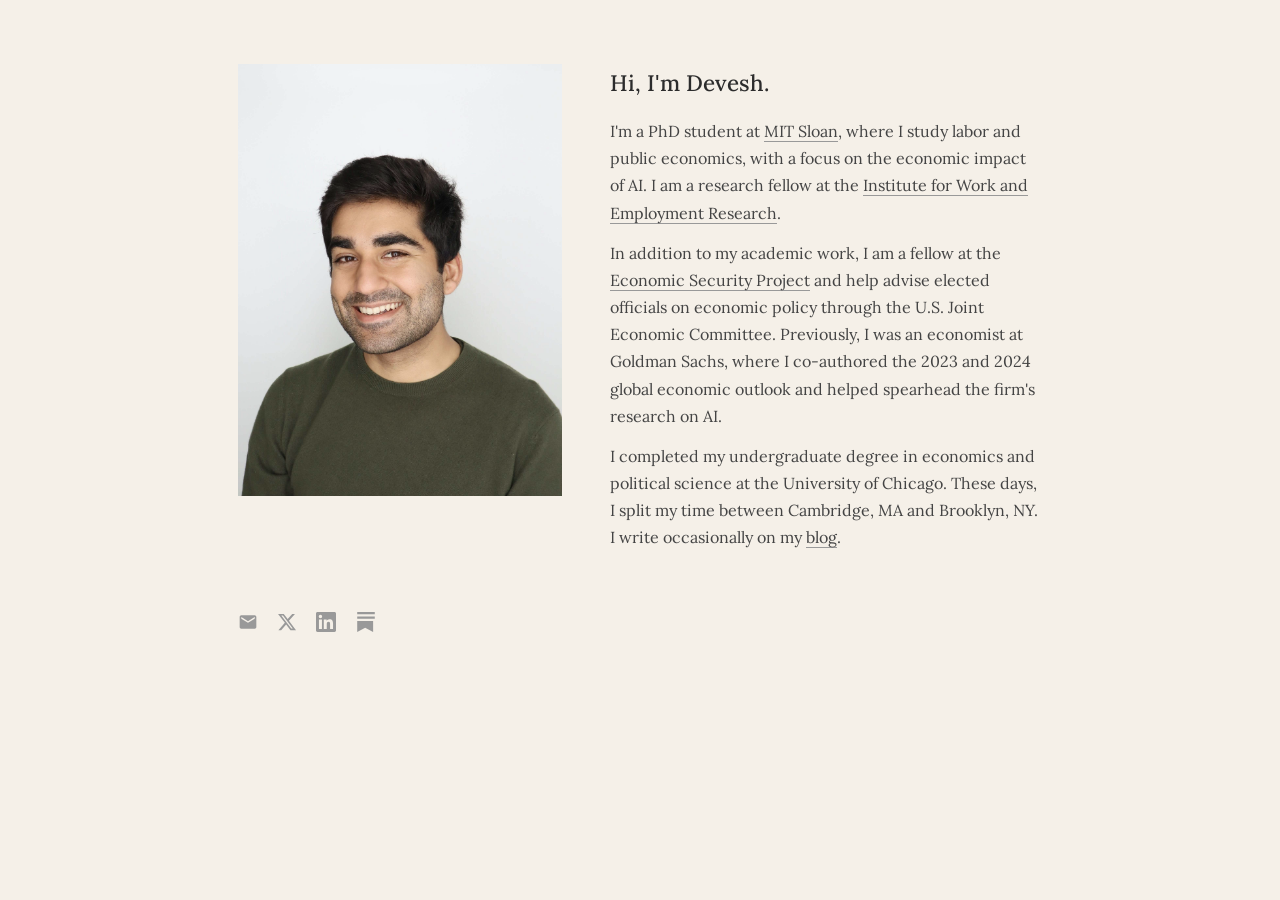
<file: index.html>
<!DOCTYPE html>
<html lang="en">
<head>
    <meta charset="UTF-8">
    <meta name="viewport" content="width=device-width, initial-scale=1.0">
    <title>Devesh Kodnani</title>
    <link rel="preconnect" href="https://fonts.googleapis.com">
    <link rel="preconnect" href="https://fonts.gstatic.com" crossorigin>
    <link href="https://fonts.googleapis.com/css2?family=Lora:ital,wght@0,400;0,500;1,400&display=swap" rel="stylesheet">
    <link rel="stylesheet" href="style.css">
</head>
<body>
    <main class="home">
        <div class="home-content">
            <img src="IMG_3642.jpg" alt="Devesh Kodnani" class="portrait">
            <div class="intro">
                <h1>Hi, I'm Devesh.</h1>
                <p>
                    I'm a PhD student at <a href="https://mitsloan.mit.edu/">MIT Sloan</a>, where I study labor and public economics, with a focus on the economic impact of AI. I am a research fellow at the <a href="https://iwer.mit.edu/">Institute for Work and Employment Research</a>.
                </p>
                <p>
                    In addition to my academic work, I am a fellow at the <a href="https://economicsecurityproject.org/">Economic Security Project</a> and help advise elected officials on economic policy through the U.S. Joint Economic Committee. Previously, I was an economist at Goldman Sachs, where I co-authored the 2023 and 2024 global economic outlook and helped spearhead the firm's research on AI.
                </p>
                <p>
                    I completed my undergraduate degree in economics and political science at the University of Chicago. These days, I split my time between Cambridge, MA and Brooklyn, NY. I write occasionally on my <a href="https://blog.deveshkodnani.com">blog</a>.
                </p>
            </div>
        </div>

        <div class="contact">
            <a href="mailto:dkodnani@mit.edu" aria-label="Email">
                <svg width="20" height="20" viewBox="0 0 24 24" fill="currentColor"><path d="M20 4H4c-1.1 0-2 .9-2 2v12c0 1.1.9 2 2 2h16c1.1 0 2-.9 2-2V6c0-1.1-.9-2-2-2zm0 4l-8 5-8-5V6l8 5 8-5v2z"/></svg>
            </a>
            <a href="https://x.com/davekodnani" aria-label="Twitter">
                <svg width="20" height="20" viewBox="0 0 24 24" fill="currentColor"><path d="M18.244 2.25h3.308l-7.227 8.26 8.502 11.24H16.17l-5.214-6.817L4.99 21.75H1.68l7.73-8.835L1.254 2.25H8.08l4.713 6.231zm-1.161 17.52h1.833L7.084 4.126H5.117z"/></svg>
            </a>
            <a href="https://www.linkedin.com/in/davekodnani" aria-label="LinkedIn">
                <svg width="20" height="20" viewBox="0 0 24 24" fill="currentColor"><path d="M20.447 20.452h-3.554v-5.569c0-1.328-.027-3.037-1.852-3.037-1.853 0-2.136 1.445-2.136 2.939v5.667H9.351V9h3.414v1.561h.046c.477-.9 1.637-1.85 3.37-1.85 3.601 0 4.267 2.37 4.267 5.455v6.286zM5.337 7.433a2.062 2.062 0 01-2.063-2.065 2.064 2.064 0 112.063 2.065zm1.782 13.019H3.555V9h3.564v11.452zM22.225 0H1.771C.792 0 0 .774 0 1.729v20.542C0 23.227.792 24 1.771 24h20.451C23.2 24 24 23.227 24 22.271V1.729C24 .774 23.2 0 22.222 0h.003z"/></svg>
            </a>
            <a href="https://blog.deveshkodnani.com" aria-label="Substack">
                <svg width="20" height="20" viewBox="0 0 24 24" fill="currentColor"><path d="M22.539 8.242H1.46V5.406h21.08v2.836zM1.46 10.812V24l9.54-5.18L20.539 24V10.812H1.46zM22.54 0H1.46v2.836h21.08V0z"/></svg>
            </a>
        </div>
    </main>
</body>
</html>
</file>
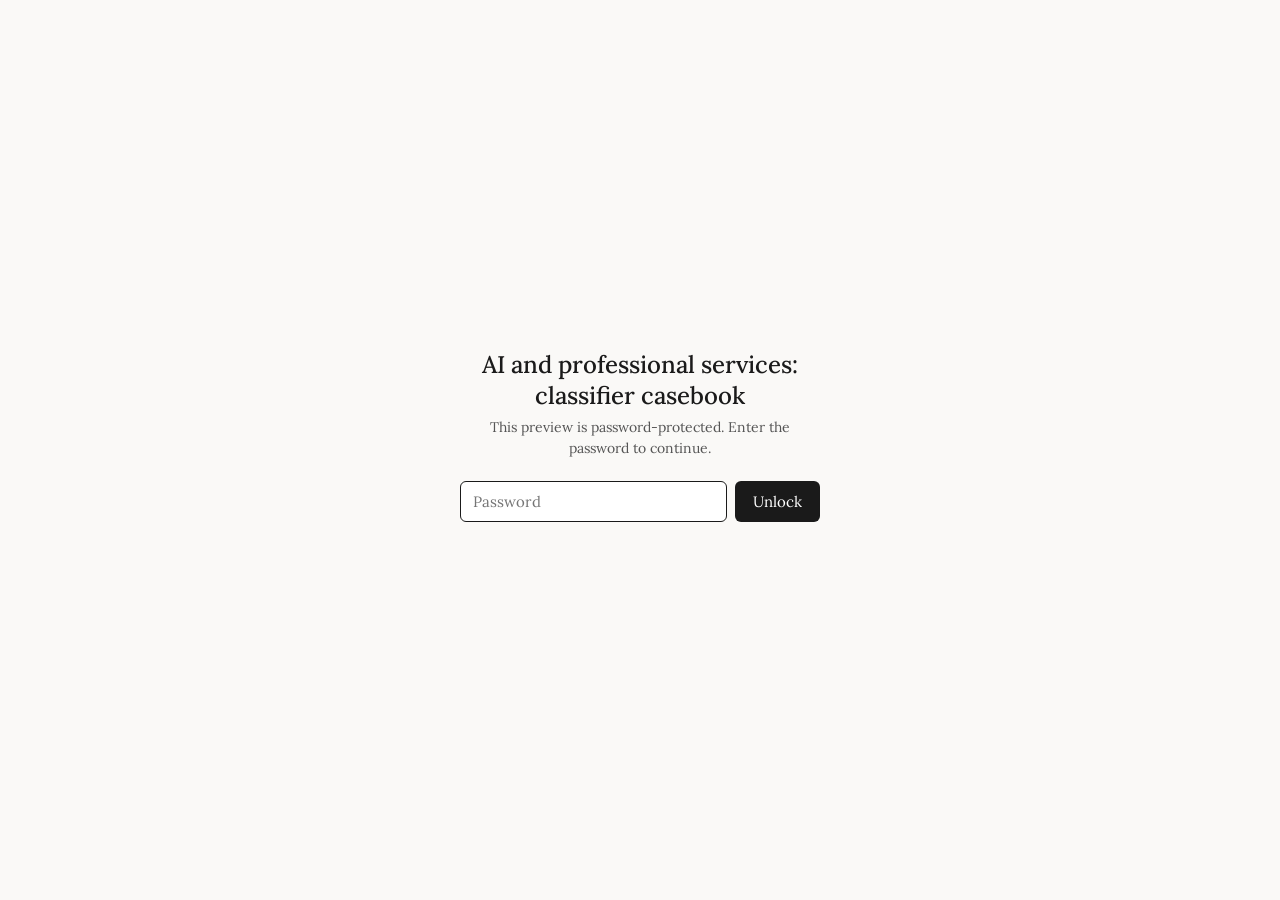
<file: ai-prof-classifiers/index.html>
<!DOCTYPE html>
<html lang="en"><head>
<meta charset="UTF-8"><meta name="viewport" content="width=device-width, initial-scale=1.0">
<meta name="robots" content="noindex,nofollow">
<title>AI and professional services: classifier casebook</title>
<link rel="preconnect" href="https://fonts.googleapis.com">
<link rel="preconnect" href="https://fonts.gstatic.com" crossorigin>
<link href="https://fonts.googleapis.com/css2?family=Lora:ital,wght@0,400;0,500;1,400&display=swap" rel="stylesheet">
<style>
  *{box-sizing:border-box} html,body{height:100%}
  body{margin:0;font-family:Lora,Georgia,serif;background:#faf9f7;color:#1a1a1a;
       display:flex;align-items:center;justify-content:center}
  .gate{width:min(92vw,420px);text-align:center;padding:36px 30px}
  .gate h1{font-size:24px;font-weight:500;margin:0 0 6px}
  .gate p{color:#555;font-size:14px;line-height:1.5;margin:0 0 22px}
  .gate form{display:flex;gap:8px;justify-content:center}
  .gate input{flex:1;font-family:inherit;font-size:15px;padding:10px 12px;border:1px solid #ccc;border-radius:6px;background:#fff}
  .gate input:focus{outline:none;border-color:#1a1a1a}
  .gate button{font-family:inherit;font-size:15px;padding:10px 18px;border:none;border-radius:6px;background:#1a1a1a;color:#fff;cursor:pointer}
  .gate button:disabled{opacity:.5;cursor:default}
  .err{color:#b00020;font-size:13px;height:18px;margin-top:12px}
</style></head>
<body>
  <div class="gate">
    <h1>AI and professional services: classifier casebook</h1>
    <p>This preview is password-protected. Enter the password to continue.</p>
    <form id="f">
      <input id="pw" type="password" autocomplete="current-password" placeholder="Password" autofocus>
      <button id="btn" type="submit">Unlock</button>
    </form>
    <div class="err" id="err"></div>
  </div>
<script>
const SALT="wvNLwHvhMtUxWuGcGcwMaw==", IV="ZuCvYCLczZyjYq0s", CT="[base64]/odQc3wsIOQGu+VdOVG3Ged9rS1sZuIg+W13svvY8FjEVOyuiyf/nSwd21kpQZn/ATlJMqErWStMLQ8GyM0GkwrVz4ZzkviBzBqYMVdJeNm0cDAn6p+DTMUIoUNiosXiBQCtgYWCfWm13hfxQTIB4gIQVl8ikhwz4U/4hyuQkMVH1LpHPMZAueKLLeU32W86Cg+mQhzfoEFrlfaCjPLd6zJYKQCsRFFmDMFw6P6QjQnxH1395bPtcyXXMRLSKBAn2mpmYKgoZXqQPDgE8zkEhWZ9dTKPLKvnGnTlGEnKQkklPi5DVHQV5KEMi+Lgj4cgaWblwniYPQIFTn9+CXUfZFy45wM6/8WfSk5H5fKoGAj0Z9931+bdH7MXOR6LQDvPmqSQBiKpUVKpo06GwInSrK6FEv5r70Fmz3Yw1iirZmcRQinyr7aHSAEj0N+u3QYuB1o1heiek/Q6OBwY5arME7eBIYfzdqOA5PcCFvDjZJSKlbksHlg6DH1KG/E21wP5zkdegNM4L8z/8s6Md55/x2x+ApObvGOQ5HkMLbbV/16Cmo+PpJnNW4u8B5epEvY2BjIltr6ypoWXqGuw3Zw/ADWxQwdQqqKbpFYtlH/E1EGIp5e5TYAI6ZRl+luQG09JYjqpq7H5+4wuG2642mvLhvVuf6svkg+PA+SMmiU8UuVjdAb0z7JpccYpQl2JBXe7DaWwG1BPvYFvWyxSAGkKf2jq4JxXuqANYEcfAXUChFOPcdHQYQadhCy7RQH/v71dElZkyQW2v0QhhqQLQV+2ROw3iIvTmkJ+mPbWNkqu5dWB2HiFusiPT/CGOzab/iSjgrb/QkEYTnZJyC9Y1NFt/qV4YtXDh4x9/I6bePW3tS/KM1klJ8Nis+8zzLmTuXHkSNbWiZ6KUlsePo4doVcNPiK6YFk6uqsGMCYHTpXjH1s8bo2nGzcMeNvFTk5pYLY5r7UQejCqNufNp8ik8G8MVMrrVmH1vxQuJ+JGKY6kpRkXxeWpMEiKdOOMjq/[base64]/thrqcFFI38J4EXM1vKJuTdFAKAoY43IxMbbIs5Gm64UpXmY/sq7gZOwu7cZGCCkU9fhMD5XMS2FTUDdDS/JK/zdeoDe1tKgiUghMMZ+8UP4lFTNFyFwnefZ3LbczpqcXQY4RAHoZUdovUW0ZlwGIiP1R9GWeo8TGrVfiL8Ib0y9xiF5fkMX8LM2cawDrGytvNBRkvpaLLoxkOxKmDVnJ5J6goFvtdF6Y7EBBFBR1WFGwI1gvhcU5hYhY/zg4l3wIX4V0SQAfQleoGEkIAbabK7TZoQO8EzZmdaz68emFLw2VIQQqA49yu2hf95gqezq1IuxpA4A3hxSAIegdaUBQI1A7fLCBpsoVVgyJTMWQfYYSZut378AqbK6qjCN/ZlK/PTTu78Th/BDchl2G+HyxuyqzcsFAY3F4mhFjo6SlUi3ueFp4GNRgZ75urIbF+RlJAQG/Vwe2AJzRz+WpyFb/cq8WZ8kmEtUZ8scBo/2vgzSoUlWvExXAgnfzcz+rOkjnkBVnDUorehjqYVqJ3C7pMpPpA6Zw+66dXch8+ilo4p0OVNXPlKqoQRlZCE29fhRkaxq7mT2ndxjx+IZRKrNSvwV5ainGPQNGhg+HFANUGiT6qizETaOqWXe/s4bvLwvZwpWrEGchLHJi1+xAxJDHcaQAaHpUIlryR8fAb/MMGnXhrUEY7q0uK5yBsfBf6qNCujJnWJBQm/Rbxk/KXQ1d3g5u08BiUJ00434mVT+wrH5HxQHkTzyZ1/y0udiEDdzjYpdj1eoPVlf6TDYnweHjHlY2BxjjTsE/sjOizel1sXqK26Zi3vvjp4kjgkbMCHVTgGNE14UOkUMN5/+tXpN75hN7zoIfivba/502EsEx961RQ/zme5yf1j8iMWSR/okOlLjBjCarX2qiy1SfYBuwjsJVeOBLhnT3uWwSJlDOrO7e+2ObZJFGWxmzUYk6SMFCO1w/BL0gy3s7w9nshpOjBXAYJgPLjDAAEP4UxNTX2RQIMnODY/5DDX5r+Sa0/yQbf/Nn1B9VZJo1GMp/FTOzYfVmoF3rVxdlZSkBqBCuEW0/9N60A3X4nhMNNwayF91WWEx2UnwCjWhPa7V8Uv/NEpFzr1RLAt5WBYa1Gxcqx4lad3z3ROgRCo9wEcqq7fKSSTxCMUDZSrPVv2rIXs8A09NCFvAZ+9IJsnclAwNRiiH9LR3gsWFNS7R0h4jHsaNA5+A6JPjKZ4y3ZHoFROW2Rn39u+MniMhpUE/skzwjVH8C8RExpo3USW7O3hagzanNgINgcyUzKgJ60f/6lCVJX+VYW23sb5VxI485KUoQ22EgH0P+tj7Lnxt4QYXY6i2pH0++6CtruC4ACzbQSUj87bV/XaXSx+ThvNCOddtTW6xz7q51BAJAZMpb+3+iOAEeQ+2CEtkcUdLJtftJJ/fCdBmyEkmCn/52gE/vMXx5hbtL8RNQdk9F5IcxshhBpeCkJaMxEckmjJDTGwUMwutEq2ZeLVl0PpY/xQYr0/R8dmsUnU0eegyLLWy3yCLT+d+GYT6hwsPYXCcRCBQTwZ7zio/RkSmCaTCo9O/1ZHuId7t+dE1UA+J7CzHPt6a1Fx2HFw2eFNvtnPm2NoqKJtbUNp4ntBYclSeoNeTKmS/XimZEfXeCw5qk4aGGQ5iejggn7x755y9TGymWAddHD3/KoUi5WuCKTMJDEL/jxbQiwwaGXvVjwtyHccLiJlaUQH2cTMp4uaBa1yImwbr8NsZjvj7EY6eAN/WZjyMbJcg3eDOrfD9epfpJJEz6DpXVWWmNj6Bgc1e0DjBK2g5ZfQOuU5ANaFWiEbNygYRnz/jawCPA9wvz4IVhlcFrOaQaqew9Rt7gtC17pTME3UH3B+80YMuCLtassHhJh80H7WLCx1UwXRCjcJEPBUQt/PEaPCzeNoy9lT3JS9+97NNcW5ACdPp+wlSlC5W0+CLejZCLktpkBbuTFadSCGTIG+fNIeEzIhYRzr9VK6zzDj9owea+aTdisxWQuPo5JGELX23CZWg/34XdOAX8PhY0MHEGkeeMED8GCU5WqTUFAiaHskYiFyiNqryDU+uyKO0cFRL9RBmWnZBBZyU8cOmT71j5udUDYYtagIzFgUy3/F9xi/d9GUCPGdcY5MB596OFw+FE9ke2sJOkn7asJwm3lEfdWoxFfMgEdOXpArSPj+MPTGBK+9L9oFjFXKondTlUXcQMQ4By3OGcwvzASoW7KerHLcU2C7YVy/LFoMPIQnSsRoWSBo6f0pn74FWQQmS3+AOfZTSDlUBZeZK03CePY6nsKZBPfkIg0E1dAlLfBuLmXKZm9I40knfLb3Xrq/[base64]/D8RDEfK8rV/ysFB4cuclpMSdQH8yWWurI8ScYDC4NXwO/6e4U7HH6SrmX/fI8WI5Yu3ToRi/NBwGpsTw/rrpSdfHlzG9h3hVPCgtcA/UkgSNchPjn1eAU6hwVIjSpfmE3TaINQJMqswZtjhMMizQxPbpU8IpepvPOBczZBuJor12ndTJik0MbvThVtMnEiNTqXZRJhEDY9SoStDmZ0XAD+tD+KuFTvbAxbTdXG9cPhOSM9p1H2FImS4iHOKOQTBs+8EoDzxnyayRUz0HoSGU/0VTgIXpYnhs5j0swRsBlOATPCf2OYlH8dfftvndabQsuU2k+5SSlzrnxqoz/DCIi0FJlXiL0l/qQScComgcC0oPtposb/VJuS+gSrNKxH/w4irnIlEQwUziDg7TEclsBpDc+F1E7RfSYmt2d1pDjDyCneNydl4Bk3hRvpOZN/hIczM8aOVFaqRol5BvDfp9qoavVvwXKeR0y4/U0keBCl8tSKAqZ5DwCIp456ws0PodX6ZmhtZ7SlTUcVQ1Bs5eE2jRqKU9IKH2DA747O4EiETsOduIq1bxveMJFP+5NEJg72wLsq4oBlq0zX1QJUzcF7XXhjnzSrl+NmIKSEwsDtNLc/IiR5d3EG10impG45YQ09+vZWleEzsFUIH9L6bYrVvnjWawEm86nFpRjXpLGcGBjpVnLtvtFL/JxJgS3o/NBp99aWGGah/lZp0FC0YbEsGzPt+C2CqjLbG11yzVi0uUZgu+ENxgwjGsyzf+5xlVENgyY2pfHhIMC+rVlbbiz2Wn5Z6GB0Y5ucJ6AlrrHWgrLobn3aVA+OojfSCmL/kVRy+wFm/[base64]/8LjFfMLBnuV5E1NVlATHqWW7JNHMYFn57tmczQKfpSqSJSthMJwJpdOquGUVChYV9hYCeWL5thcqhai9Lp3mop6C9sl2fyo74ootGXp9xxTwgm3b5G4gPBDqgwxhuHslMUGLLZL6XS9qPicrlel1sOfZ+YeSCqn1LZHmGk6/dIr833cYhXyeD6Mx+Nbos1cPfp0mP+R/LvUO3Vw7hHjby3EVgkbkQfEWVthzHf26rjFv1J/EDAYIaYnfN4FledUI+PLgyDQ9sAo42+McahpY/IH/YMDG9Wl1y68YLcFW/zljE3gTt7fwHjAvQ84d/j/0pbFHEopqGkPwmnz27Sc+GIPKDq4FGVMWAn0thSEAsWhJ4TsN1wFRvX5XqSuiGNj3pB9lrA/eXZcmS/oa2lvlP9Sy26DhUhZ/85zNR6ls9mnMljtR3TLBEqeAOgSnlDNlJRzDaW6PPZUUc4MaVmsLrSAuWu88RHySx230HFU0EHK/AegWNYn2SxUBNfL+FWDkHZa78WGDswrnMe20YPA7emJNLTv0xIapzz7brlPFmnDxBpub4iJsIblHhO1q7nQ8cXqS4UVxvjdl/YOFFLUPgUPVF46VGpb9oTQkXj26D6SVj09VdPzoBlWt80glARzbt4WAeuKyUsGL8Lk/t3Pi2xtgcHdWkJn8L81N5Hn58Q/rPBb/MzC0RNkF5OklSLXXkkA6oHhI5nf6+rWMxe+KKwIUXh3LOlhyHY3PGjhB7fQ40Vkol1Vf3CdeL4ZHyQaNCeGhoBtrBz8tq3xBBWOESXHexfmS8jtR2fxxeHKsZYWxL/XnzxwY05tUr5bFcTBOIb3Xb//xI3tdOj1kkINjSbwYZn2AjnOfk2VKyFnNRN1HSJbolOOGkrIkaHLGUpOtMq7tDzA5UjKg/Wgj5LOA0jmhF0EDZ/EU7SOdIgvx/sBw6CjjEkNH7PLU9Q3mIZlhgk8wkjmisH+aXwaP6EyIanpkFLhaw/zHk4dH4fa/MriCSGAB4lM7wk6CiI83q29+PPZsPaXv3LrXaGUbNbdDhA4StRZ/tIZ6LsZZcfdZa6A8I2T6YwBTaHS/kHvbCa5pjukcReCK2j9M/AYj0L26O/dK7EjwDqX7+jg3GUQejeBkLm+g4yLZz+sY+C1QWlAKs9t8cJAbxxHWobMLqMOzco4zO/LzsNxS9yckmKjVZJx5QcSU+3gF/iG5ByEhvvxyvd/Q/ARducGU9hjIzqKKF/6IDFCOj+jDDNPVOWT1FL1PLKBR2s/TCEg3GA6ByAHL5J/vTyGCvexUF2PFo/i1Le/xmV7NpkVyOd23PSXi08oJ7QYYWNZ+v/DmSrXAHlodhmTaof95vbFieJOthEjshe5k4o5jBjTLcY0NXs3H7d8O+rGbRbMmqU6XcOe6uoAvyFSApxXlKO8ztM014E1469fmoP9sa2kiNTlc2ITkywIeSBv+YdbDzzmlFR8Hygr/QWlN9Trv536cRFCxJPRWQTryQSo1P9fQh6YYUTsnEAIju97Gj1HVVDqJki3BSUR0Gke1TiZyrDsEdiojbqaajkB+QYPAuiZ8ry9/rr9MqpVROEu5AVBwQJ/kpcVJyZJVRUhwefwRWN11ytHaQPY5yofwCHJEw5jddPH326rLnhDJP9NH2lyLj5+r4eV7mXPJQBVUHQVx/0beEmyKOPvQxP7JVIEPnd5fw2ql3NLSgLbOE9sSVNjmAE2nPTMB+xsRu5GsCwt7rPs8y8F4aUdd8z/uPszIOrGAru7Me8lBzI98RSEnC86qyopDJYIZyh3A5UiyfVaGoY8uCRLYk0afAXKCgIcoqcAs305JoxUYla5ASAn3n5aiSVCHkBD3sHWIKtYjwMFipAyYrHitWFUV4+YOHgze6zC9hwis7jE9WHA43B3um/Pig/TcG62Bo7ZKBkKGNgumlo16uOuFUYPJ4DWL+O5IVfd3A86leZiZkPtIrMqIXNBXDefcMKUT0Q2llWs75UzEQKdpjbeSw/g/vs1wC2fmotl/VUlDYbQ4suWkZHWfbOdQ2IxLjRROFaS7JSYm8quQaMtEsGkTVmdbVxTEb5NUVlQnBp2RmDKzzP4WTSbs7T/Kc834/uQ1+w/pO7Uz9NXbyzlgtHEoFewF3lRLm4sDLStjw3qhuv+ic3eTIkmKE8yuqdITGJdip9XW40WAvBmiiwJ2oQqPRBZLJWbUeoF1ESmvv4N+c1VJdUqcxbPQBeWnVe4UqQAk4mOnl7EPMNoOp03f/fUVbtKWVAAmTbxXOVopyHarkiW188YDpp8Mwq13p0Ox6P3UNREoiq9cKoaruWRVPNA/XdssDr23PgEW6G3pMHISgKW7bYS6ZfauNyR8QA7o8CqQLCbtzz6+Sx1YEgQmsR9zEhEN3HEv4M0wChHD2U6hdTEQA0CChY8SjBjkldBueqpKCbPi9XrafhFGu/Ow7Led9eG23g+ripFpSHQ3Fd6nIYX+9CYXO04l8eJmzIA9gSCwn+LLsbM55YpgZqmpSG+KozdD+tu211juBHRrGQPqkocYl7+2wbHfjop5A+RTkYkxBT5qzmX8MWZPwisnvatuzSULNNSwgyBNmGdnTgcL5vlr4Iv+NkzFgrh/IDioxB241FZ1CgNwg/lmbfxVi4HMr0q5kv+ss8CCitUnIUqZ23BtM+YfCzbmLuU5QLj7GzWNjJWa0EdNsRLwaIHg3IHEgDUnQ4tb9p42Rub63DowW1S3KNdTDzcOKOqvoAJwoNsYeOPbLOBGPlPcnp6GhI6l7bgdb7hDhZCk73OJBkJ920gsXo2tZhUXfI912TbMMz+fpN21adDNEC1POE21r/KJD4/yXOQfqd7UWpFKScw9CowAVuxq+iW/Qz/Yn0MPUYmDCCGLfDAi4fyWFaChIX9oBLTVeutS5urio30z52u6LlM0LAPE3o3RCN+yShwOVHYELFT3N5BFST9e7xFo3KN0mc7LrWQ0w++ZtCJ8BJZriIYQM/2lUjFTHKKbGOaFNtCoRktxYe4dDh4gqmghLB5Pv/BchORi9RCAb2ctxcawGK7QrnKtrPA+EPtxWCWTcpp5dUfGnWaEpy/VZyBO+8USaX+5GVGStEx7xfF0/Bon44ndYL6JhlYWvltyyoHXeXaPixk3YfNagdauvKNl/NRpprR+iwXGQODNO0xqrJFW2+iDAlFCMPxCBn7dEdFAls8bmc9OizPZnGIspv6GkpS/Y9eyX8EpDsOqLp5i+f2XhUmM3zw1uD9KfzBjlD1GvZ79dnPK4MMJnGC8XkqPzTkofr15ghxIUjbbLOWe/0551fSSSlULiH7vAa+rGz9asbMfiTZ5OAaszWHHUy18TR+RwkSZDVwRnNWmCVbtqIt4cd5G2HBP1Vt94X2y8w0QVlArXS2/hLQSQiEvAE8Vouz6CSeBCp3L894w9I4W0vKCgqJywe2dmzYTmnz8t3jziM6TkYeJIdut7uOSgYfOcgqVfxc3riewjQ1eXjUb19Y+3RG8+NJU/SebsbfkwrS8uKSRkGvK69/T3yz9CIxgtU3XfivmKtF0awb6Z81thqr0oNv0H48Yx97DPIV+NV51tVJklgSifgfeJdO3kkjBLsgPLnnuCMTTYP8rDJj7LnVZ6DwTAI0+uPu2mXJ9tnyjGqm0nYJQR5xnaTpIdecNycXo1Ye/LTI6+kv1B0NgvQvPK94Js2IKcOjI/MqczdlCtRFRXEsK3Hhu1otSalL/dBNGwisx39khSNaXxwsKECpImFmBwJHzfkihIt/d46GvRSriYzfdJ9T2bpOGBWb+1NrFwgwfFXjWaQVCW05FzlmzAA8z2MGqZx0ATh1CRa4+airbj1ER2YViDf84RbTo9sQrTlSClMRXwOYYuS38W7UknJOy4NVUZNCr0rJIabcFgjwc8Ds0PI7NndxUWdI1sT2bimc+96ILnm9eMD/luyytKmjy4s9SWMI6xgCsnurH1SbLvWmOaMo8jQPBYkSf80vzjzwxNmeUtalLACsgUNwNmflGFuFDhW3AojcbArPVMcTHnLjNvPHGL2dkVspkliNN/LS1wEspXA1N+7kDO0g1mgqHiMwCeNYhYXgib4Q7fJBn81488P6rHb9F1GdjdgRz4W1MHfIDo1fRuYFWQ52Cy0JLVK6nTTYSILxRogu15A8diV9hgiwkmBZ1djefEJp/r3Vn4rBFqZlZsqzBxwefponwtty5HAVJP3l7NrnDlzW7M0DWFkNMltgUAps2ZDnFruYIPXT3ueLEL/y+W4I5CnKZBDhdlOqBrZIARQtq/w94vcy25n2pfq6yrGvBwRi3pJyzebFcuSoMs7OUi4j0a2S7O4Hr+Cp4jR2nRvaecMltwBwRj9vXScGRLAuxO7SVDIqfqagnIOL/Dav/3mizkRc74NmQyMM82MdSVen1XuDc6Iy025YONzhYd6hZ8laQrAwtmzope7JZ+i3z/g7+s9vdlkWLqbGCOpOfEUfPMbN1RYeClCop6Btls6EvaIZJp0432/1dAe3UJg7Bc0uudI+utCTU/MMyLu0xpZ6UM6/FO4Qkam/QRsf/jS9w0CtDDPoLPBJ745NIwJ2fsdE6/sIlx1Xe33yIY5VI+OWnpP1Q7+cP1Rj2u9gjYPd1eTP4lRmbexvwOkh5EtkKylOLMkqaadh/9hPbbqNRtKDm/BOTQk9dP2aeKlnGSPVtitPqCKPDVtAjqF2I3lW8gIvlrncDBxieIE/Zyh0IR0BcNrJCqD7FS+Kzh9/quRIgTcRhNq9K/kqp69IDB8ZEnsQQVcKFlad0WlNjyPpqRxhlt5mErGyfyvg5MA849IfEjG29W+C/3x7x1CnrWmAJ8ltY87ev1MfP/7jVRZaMFCFxFMZ/taeCpDKKS3Gxg5xqxiDIT3Gw671b5PvIVA9jIRTEccG/GnD8uHehq7ZhzWY5+doHJ//vt+wUIrfoICnM4NBXK6eiA+m7MDSMmf8a2rZzzmw1+kfESyycpoHZR0gFQlso+KGFgwJJ4KpYdHFE2RhV+WXNfOGY0RCO0zpHfHvmZgNVYq0wjJ/h4n8xMBqZWPMRGn/JQUAGz+9qZYYJl1GzMHfz0ZpYn1FZEdIvsxFz50Upjp+BwbQ9YLxL0KswhsHWLDCSd8JU93n658c35lQpvtvo71m263DKL42eKzJkkjQyGTYvJ6b6wXwH0D5Dq+2roAIg9ypoiF/xz3yHkBJIoj2MkdP4gRC7MYxA0B22Ybg8z5+tTndn/mvWUigtrXYInfaNI9GDXLjO/Fr+4fdRZM3KPGCt9LyV6GFECOLxV8fGprk6dGERU9A/+UpDx2mUhAba0s6irUZsepbyO5sFMaOPbnhV1eFcT6K/Wa65Vlixf9PFcvCzz+hpiZIZCUtiaoimahsqkSzmvJfGIvi6FJ12rJBkA4r5rA53GoTUCSSQObyC38cDfn/JOaMdBA/1FxDcvwT988YYzhV7nOPFO535bZKjNb9+67sNocZK/AtRYYBw4hpDNbO4AHNjAndi9oKJdnB9ogHIOLo4HQv0MLGramIutI7CjFX5EaGQu+P61aadfjUoUKQPdtO9qdVzj35BtiWsIDhZ6xqwY5aplIPlvaIcwKHCdecihN5sbsaeWs6HQzW8Uqf3nDzHhuAhSyAAi1Mc/xZ7Wd6SpYyO8jikhOolTHzLwn+6U8kapq94eDdL80bS4JPbDzPnYrpIaDF5c6hQxouEgs581e//Nyu/obTi54pAA0BADO+kmroXOb9XYPGqOvPS1fowkaFtCqlhBNGmGnxzNgMAubBxUO5JLj8sNMf0VQqs5D0UN2dFoFrNeEkuQr1kVfQ8kPV99VQkSAPXoxGXaKhW4xxMUQRrHFTrDQ3Mw7u7rgb7vKM8gDzMgGvve9MRPXGZTguzsoj/JEDDjN6R4PwRScTTMPE1BoFlCztfgaaVO/UPGJeL658lcLhGUIgqXFxrCPw89FM2sMV1WZMWVjN1N3FNLwUnWJ3suhrcxPtb75SVtlwPVmJQ7hixd3zghB5Ujo6ji0SKtB64HidILezG3jjI6+djZanSdjg9cpOV/TD57+ZdOHDkga2mVjI9H8WxYBLwDGAlxsVdIHGYAN4acpWJRHYVYwpaSiGWXjJCLspWW5WuAe9d65RIvr3/UD7Q9uy8jynw/1XA+gSISG95JvrCwLHTT5ge0M9QY68TBIiEn02csK2QjFqRsEd+H7rDl0WAAFx/u/sMN7Ys+0qMY241UNLiJx/a+EVgdySwc0E6mEBosFXOktwBkLOdqk/ZFXJHR9mkZyV6t7K6zOTcO5UMFsV318U+GVn6Gmxvaci/R9fucjnK1TvgqY/RxzBLhCvBZTad7gBMWyPDJwMA815K0BO/df4bkzMWt5c7eniNDDhxnJx+FooiqVmG/QpGr659jYPM7X/FAjQYldwt5fllSjAph0SPJ4wyhGO9rJi2ALZUe73eWoKxscYSoM6uk9DGFzUeZSv5YDJIPwgyqIyz+GDvgqeYAtNlUW2RMAi18RE+uwcsNaYOY6qAsXH/WfbW3KbEpvMzt25Skjwo+DiWDs+UzFMpeuEMwRYP8tLaXgo8kgzGYTCGqiSiKT8LSliDeKP/K53H1DbxqHdoDHxaAzO3i+JGg9Es6Zrmcfu9AbWbiEqom5pxi/i2pYlrMNP/Rgpu7H8JPcvP5bL2MQEjJX3/whGePrNaiKJ7Wd4QPDb9zJWr/EGtmP0eV8ADqV7xol7v7opAt/XK11kQQ8JAR2HOV19VqDVHqH6gU0KAPyVP6gKkL910UJdPIMgIqz+Ok8XNHOKm9iBoWhqGHcME1E9WPF+JgUshn0NfauufDIDS2bqx++UTRf8v5CEf+8q0OoHLTc2bWXeDNN3ctLj1zOIIJE8Ic1oJ6PyoYBFFX3al4Q/K/XQM7+w42TBwOwC0ya6hFxZ8YrNnGnPhQyEe2RMjBAawNt7D12ePr+rijo8ZAfo2QPI+du8ERasfJhn30WCEFEDDJ6bXRb/H/z6TroTIbbbbiY1cN6CpWhBdMWRjZg4J8++4K/[base64]/X4FCFsJoR5sHcBV6F0gu2kgTGJvPaJy4kQfjMYBZuDJEHNl+eE5lxa+QHpdVplnJchEb9wAjho1IkoscJxGOvy2xS/[base64]/R0YYtNX9W9/mB4ZGyGOk/hfmFtDzqEm4Q9zM09Ls1Kl982wKwUHAJP0wc7DNRk5sf4T0Z+uNJ6pekZAprn87G2qG/KpJWJ33mPweEdtqXI1h2ZQ9/OokEQSXrCx+a7oM3wa0uLfnFWsdHADkY5ILeefcxDutrGUFKq/2UukS89h9mXvIyBNJy3F3QsAk/LAUgXOk8jj5A1jiTa5gJOcaNnNnsgy9jeyYQ/3BUF0ub/Cwm/sBqIs/o1opjWdpE+o1CskvyBaALzjqY/ZmWE8N7GfhHDf0KPKdk3MW5TNHXhyYWIeWBI/[base64]/OuSUYXjqKsgYGjqhcPgLlWgMRZzbE43NK8K73AXKq64fzZKWSkds+FfFcFvii3pewE2zzdNjZz8Lua9Pi710ucbFfMWOGLtLYhg0WkPyal9sQDmI/ZK14okan5iiN5+kkPHhAeBqdLCia5QIuFpTKYG3H3wYPLjH8FPlCNxtc4dpfwlVnRtfnaAWfaghunMVfjXQbUzCdnRzohbOQ+goHcAK+aC1hN7phr7BAy1bm93xRD54n+NEEkhnU0rH0zivfuYqfYJhgKK9LJAuCjAB4a1ZAi8ZICJx1XAb8WizZlccXY5KRw4/JQvxxV4415VLUxpKmXYB2VkCjuuD1MA4PnlfGmVx1knaan1YVc2AFWi3nuOH4oWFxwX2zMg5/EflUJuwkr7sfro9oah+VvtTuMc2ji/g23labi7krwUPTC0WYXQ31pURFAP/MVJOfTSi6qPDPWLcaAHkLA9DEqmwfudwYQUJWqI3ALmF0f8aCPrUmXXgr6I4kLqueDNc9QFHrLsjn2NHpEhsBWsNDoKjxUVSNBIQl+AMVvj44KVXS3wMymEtzdJ4WIIn46c2OAOy+8LOsRzYnN9ov6VKzDV9YGunu920e+kRTm7kk1/U647//MxHh+gN5gKmJSmfASOwj8sNyYyQPxIiRlrLMqqA+cj1naH/f8IhFTJcGAlctq0oGlTKtTSUd3Wx8wprGHxvmAvWr5zy72kJffbmW9TTpJqn9iTUJvLU1JqSxLtrA4DEP+7iqmb6LZbi92QVevJQWV8CTrqIFTJx+filXUk38dQfMMN9a0zavK/LZoNX8MvuWHC67MFTX3zLv64hhj4mPDY3gJYL8UO873MUQGaW7+nXEOLApMB//KiiPdgZQ1svVZ3rANA2ZTqXhNPvG0d78hPjjBMcVLJJSTaTAWCmUj9joRxuZpiNuVjY8vV6ezqXC2qewDukEiVRBx38wI0Idu/N4zb0g1Eo+eDz32uZDmiftwDiOgF1tylcjwy7pslEV8FKwDyrVp3nJ2Y8638djzPojz5xabnCgKmVRAni1vzgXwpQk8+VInfjgGqKM8pTaPoun9KGeHJOEukKCmQVq8CfxJzHoUDhS21MFXmMcOPc60C2bZ6VzSR6/0aKgiH/6lMb4PetfIewmf5gjGeAFKL6MxBRYC3pSPBtgl+pv+r/A3t+rp8sEjWQitpe5cHFcRZawjMZkoXFtGqoEwzCT74KX6bNZfCxodp2GTsRhStiFWKZmiGzoSG8f3x2azzV2jSOJnWfQR/IFxFrLwhGvsNZ3aeQYXfHQ47OpfDKSknegxtGpXjg79ahf2oJ6WIsxJ2XUq+5xCVIR1d2SkUpq87+YQF7aZB5syF/0zK2rYqa+5mvlzd2L03jGRCuE7/E1/l89S7SLfc1LeX70RIUnLZ+yHrZtywzx3lDa/zzF9F/DqElEp2Pqf8q6+CHsyiJY1tXE5oeQoBD3kXqyUfTzkJugZAPjgbaB46gDCiVHCiV+t6VkTt/UtFD5TW6C7iWomokfeSwGIpJQLEf5dEWtuV6H/[base64]/nuJhAsSuxnFUm3m/y8hdaHaqBw+rZx3veXZ0QhjasIzypmp7D9pnHHeW99tT8CGWQSJRveIZnb7nr1EEwddGuHsM2I4raCDu4nZ/go9+cWKpwJgV/yS1pFQFltPO7I3LUGwJFH2/kLVfsppvyq4JDhSC7mxTK2hL8KCSle4mJin3PEZyF4INLCYrMr/D+nxek4IUxpNLf2a6RynoRHT56NxkOtwiVxmbmeK1mvUYY+AkZVfTRcj9clTBiHG6pGDvgz/N1CJzbIZcUWruXuDiXuXzWQowRDlJA3fRpojnsBQxgfi8aC1R2fN/IAodXREGutZKbOprezfyGUROW6T1KMiAt8BBQCtuHkPSWQ1iI4EAU4BlTU1PJVrBsFHgQf9ZWQhxl2afJxSAANW+8txkhyo8zdAFb6twplH7UFIJ1bOUmB/tCSULcxfQlqAjVhEprlLBXssVjyHivWgrZ2dkAGgpNw8Yj/GpwjZnI+rXZa/YNOzACO7HsX/M8cJK/qxomkfW7t12/LnY3BZxuWay8koxGFPLV+NWSDm8yXQSq212Ta60ckiBjkyffLqc34fBvcMRXi6YVD/VJQIhvB+h6tminhRDbuQmtfzuvd6UaDlbxOIoaB4p+VflH/pS481IffkV0h35AYAfr1hVKqefpMIXJOx3CCdutMApwiJwjw8VgbLH+dwv/XI3h9qpiY7TPodH9HW4HRkbsiVRDH/5i6v+rxAmz9ieH7xxTPnMEQ069ZE6XAwVCsynAifq6uyzJSkQzPghU+RlkPoAMENu6TUr4Uh32BQdi+GUxVmINUNzg0KDZpFN8osyC11qhKoHKAtx+MFhaumT4+HGaPptEOPFLbRsnbkK/hLXoBPBO7XdBXmoXR2zHZ2UixuRtK+pAjJSTNw8LGNy1wm/inItP+5oHgHRxQk8u+YjiQTPC7piT+bKtgzHk6BZIdX2iL0Bdp8jfGHY6fI3CCDKsfznJtLZ9R7V7xbkYkswPng0hv4ZzyFweZYVbZ324pgXVnXmV9r17CPNQKT/JxnyCmXToYiQ4PJrWlO4Tok0D7mhAzXbGVnRsbi8YW5X3EHNFUdCmPbQBCPpxIMvXV3jM7uOeTy754rxp4RbkEMzTxKzrg7W4g/jth0MJSwSofrxpV2SXfIphaKSBmN7mEhDUojT4l8paXuvudtEdi5PRseAj+5em8eNscH0lm8gQqVIVeCaSe6w+wsSwfV89wOAEVOOIgN6ZvMKmkJxP1Iq98UWRB/wSl0bYZEvBDikGG3/eUuSD7VtsexaZRo+5Mdvonbu5b9jEBMKTquheVlCMiqe+LzYC/pwJ2RR6Fxdi/EhkLA3D1lD26w3CU/DW8iJ3oCN397RFz4yGzVZP1LlRPoUmrVLfXnffA0rh3lVHXyCkG+5/m/Y9oiFlGUsdR/W9H0SWH2J8daJFNLbvAxHjLbNGpV4Pn2p3eYXTG+pfni7zjmI3XII6Wb7nJbxsgAF5qx1ygpgLK/1wh8RsANOBWlfpC/7/yqlo62g0a/[base64]/XJGYpb5y6p6SVxknRLEFFToybrMRaTvEN1m3q5Qo2rGKTE7Qg0BQ3ng850uYlXaknucwxn0rtiXgyNoi1gpDdB+qMwdo5DMixKDoUzS7hH8ax/1snASOeZ6SHhZ3PkdgacHxv9jvvKP3H3g5mIwJIwWACvO7A4bhqARUUE/cztEvMAKtprKe/Gw1vjFJNbcLQ04agyxFqrwAho9ed2GJ5zzqqKy3dqe6WN92XjUzQrqU1dOYYShN0lWk7/sQpyva+Kn7VBSuyGQqyRt/kn1Cio57KFPHBZREOPCjNqPvDUDWNX8JZUs5rGfGjh+ubHypFsa1kvzEzc1cKYK2n9wWrdWxWyfY2Xsdp7f/LFPTJCM7H8AlnhkGcqT17C8NVQSMuPHtiAAlSuXDzziASuBcCSK/5exS4vnrRGX1BFHjfe63zV6cu6t1iUv3ilcFGSIb4t3dK11WN7Jo41mfvk6VcBcGfBP907MXw2oMIQY7qjWL5LQ1eRt21adfHB/[base64]/mbCyVV1N47rfjmpwOzBAZlaEHsKPWsAm6uJUKF8zi6nLG+yhflah6aq3H+PQ6pu7gZDbxcSIibMA8UpAl/2dwE/jMhC07KLC4YPU+mta/26DzGGt9NEge3xw86Hcv5aFAsCJzqBTtdFVvhiuYiJWVKn3XGNkGwNDruVsg4SW2BZi5pQozt4/gXh4cG4siZRP/maKg4kBJjV008C0s2GJWYL6D/megMnYYM89X4lUbzAKhH7kfTnkZ3WnOkwEALRPt2XGoIgnyIeBM341ldkpbOCJ+mwRhbKFrddzH2ZXdAZgN3zwVRoS8p3bHmRwpUlvKFKL0y0wMaQTX8LmGwMhuMZQZPdmk8AJ6J2lcQBwDAtN6Q+a5eQ/jN1jE4GytBz/y/SxskggT9tjD8YWoXduOlJI0j1RqnQb4fIRccD5CJMqu5k/T9tjyzb7dFduvH4N2AL+r2+Kw8rvBmsHY+ZSNKW6kuA0leCFAQguoVuXLKbqaMOA+W1vxFS7rLjljLjqO16JKxY2/weFBqDi6ilKGkozzlCE8FZTsvl7RT/KOXIztcCI/tgAG0NiWWkK+1cf6X/Hn5QjkOz1/UoGLIoz4Ahd3qDQ71wz5O5nKkPhnwIRXzyFd6viBjYc7+aH+Wth0sx+s/uFXXH/gGeF0ryiw0nBFCYJcj50IQ10R2O1odn9r4N02KPsqMTlWKL+zxk22OKj2TfSUXNEItQ9/ibI3fy3GEb4b2C2BleWFiVNT9zluBFe3yDbzuFa+/8RUv8FULn2I1K6r8gowxecKi6B2smMqA/e7wsSnb/+q5EcQgDW7fBQP06I6dZ+b3W8boqhhUyLDs7sXWe3msqyjHqrXPaHXiOTe6IuZRQz1TvDWiqoeBXuVn2mC/aa6uMg3uoYXgbD+u7SWntzUuVIkItZ9KMtXs2Vls0MvCOGR2+SBJR23ErDB1+tiTeNA4W6h7Nz9QxGgiO3rwtsWuB5mt2qLigLnMhxCeXsNU7IN3fZ7ZkvxD6fupEuUJVxmzNBXoO/rL464ZpHtUYQSxOdZMflCJbcEuaym8H6AJFBKV6WuXTEdK4MnqgC4Ojmgicz1Ont61MzVETn39u/dzxV4T9gIPlN1CYhSXruSIriXFw3SOw8Gemocd3/7TFEY+TsccW0kaAyr7HaLnVSNlYwMkA+DmXw7r1grSHSKnA8haEkjcO3jl/DBCE5TrFuSyulv+VyXZ2h2VmvEvhq6J2Plw3s0UQY9AmZJ/veHbUn8Ws5bV5ZkJvgXSV/Ti9cJ5KjqFdcMeM+9/LPFcGI1CY8SiZrk3cuflytfStY3QSftWgfnyZXl9Yaa2Xpo4GTX6m/NV3SLHGHL9AoPiJjxPwWErqvfC90dR1eVDmYyQDTo1Pmvkk7ggtFxoeDQajO53YeAkXLFlFAbI9kUrP8xTMMjFzgMb80mIctqxu0moNdNfDBhHm/ZYoMri3jFDS5EM5wgd/Vd84pDC8zf+7OO4a8gngHhkfQiXha9GR4sQL7UVm47heVtcYKrQyBIDIy45GXEnEebefz48/SonPq8dMATU/9C+h899etMx9+34wwmdIpCC1KrHXVFFVnZShSxnYXrCI1I8NdI+3QMemCf9IuMSuUOk4pQLjLGKpKl8/9k6EPHvMkNpyZPWETXpCbh2NsO0GPMyz2XrauIQfsUERfhdD1NGljcQLmTxfKgSvta9er+JNY+AZS0UfLqIUN4srJoP6ak3guc6kGkZ22KoN002rm7OX9Z1ezeplu4+FNRkkgLJg/jKR6h2VF2qAE73PeHqYGUBwskoCkHykO48gAxNBDv3P3W8h8Of6wpoO1LILsEGd2n6r/7idV50+AybT7is3furSNjQ6CjTKxpZFtZuA2OiCJ2LPobi9Tj54i4M97+PKN4MCb7ZgpZKIqnOwxowsOqA4/KBn+0BfsGN7W7kol4FtRXN188xyBPVQcXMDm/wiXPUMjoPIYZo9m0S1O/yIgiMEPpUAqT5g9ineyzs67wlhw+EpaKPqU2rRa4m+6CFW5xQCC3VURdpHsEThNYopp2bHWI6j0izxjujWxYlM0STb2iO4q7Y5HZe4Mz2OW1givEdHktd/F690PfZ1EhyVFcT46LT4JboeVxf/inRKXSx1Fz17fyXsvQASxFCOq8EJD+a+o87HxjPvjmRePFulH9hJQiyJOEAtvO47N5m5aY8jjlnC06XOgyF9L/8SAhOp2SAzXJHIzO1zMffj/ERY5B9kIgXv9i9mjFCsfl2LqEMb18Y/lpJ5gckQY8aQ2dvIPob0YUIX2xJxf74T/[base64]/CKqN5ZIaYb/0ULy9CmIIbOyQYsIHsoXhvS/f0qo/9LU/3mxZcYf26fNAGpl59xDqgeL+A1vL78C4jKIhJVQi0kAm+kI168VFBLs9rQkrbydBY1WlTfu37Ph9ivzk8lEHdlpq1n7TFUbbV98CVOsLHfu0gck4bsVNPJmAqKEICs/GVlWLA3u1z6QpvozzsUC6cCZLrIIiiyrCgSCcK/cPBNIybCb5egBJOYUI9a9j3WNAcBOs6cF+i8vTkwsdk023fDB/BRnQpUqnilSlMZHJSw3ECyhLv75OQRlrLGBT/[base64]/lyWkzDgSVgPTIdX1xweMnCHaaF6L3c9m+yo+6OWth7sPnQ9yWJYXqbs/gMmkI8ON9TlM6HEjArRHU4WwUSDT2jms/fBNP21tLRk6Jt5BO3KZH0nuOXNOP51agh6c4dr26ynGrZI0HyUzm+I9i2dbGFFQdlMT1uFZpDxSxJw0LThL00MlXggQrfvdWMmEY3oMVA4Kwsxj3eFESoxiZPQ22TgeQ/rHIV2xWuvLGDBQwiJlnBDlg8NhB3CIqPxH9iCqUD/MJhe9Z6FuQ6ZYZCHNJNIiXOE1N1W+0cQVmYaxHod1SKnxPa+PVgWsVRJiFuOhvtEtRu+wweEYGvjMuaSEjEFF3PJrMJpCETR8LCvAPvWwQwIcVvFSkuFOkwACHO7dM/dGmkXS0x+zTXY+fqgssN3oU9y7zKC+zg5iPwBYfMKYXlOwybRxe03SwAXh/7sHagRYysk1QzPpjsXJSzlAoAcKdFR1i9XtiGAqf3Tjs0NOqUkE9DKHJwO5RmfYA/9CLbbb/X9HQ15dsaUXOPp/jD68EI+0fS6XlB9RTPRoAxlN1WJbl3epHJ9vc8ji35S3j4fohCiwz9NsIFmQim+20Vk1c3dDkhVfVd1QkqIPjef3ds4m176ybQBIm+2WVjz0OiMg5/W7y4f9w0xpO1yE/[base64]/lPOuBrExX2TFyUpoI50s0DFs4kLa6I62I7K/4qrGoVhTTNsRfYyghkH2qLmY+DAvZ4K1O2Eh0RBWcuHa7fsocQeoRhbwD/8xyvEq+voOBAYX6Cm/B/RZ9wTw9/ENlFuYzxSHfnCVG8LFops/gzOo9PXDisIIN20gTayxHD0PBwMrWIJZK7KCbpVtsvolUDhJMleUWw7f2/q71qFXHVNLEEAcPiy00XfLymKHNuXbCiXfCVl6bI4LPrX9Jt6bsfgkeGpbtFmOUkaIwQXouwQ/tBDrLj8GN6SpfJZBrW+pCHJ75cX3uqNzQa10Nz2qfi1HrPvGbt4SOA0AdKWp3PPMl4QRU7uaB7yGXUDvZeYXh4icZwoWCJeCeJtZ8M7b98rwPptmUgUPwKp/XavmDy7/erq4zQv+mmYSBNhl++oRCUvCzT7OQgnJQdNbPnuKrH7PTMsoIRX7Q8bLnhjRwzinKYP9d0MejpDmrztrUUR1JPlKOcLcFcfR8J3P+rJQuamktXhr2gwYlBZRO+OO4CfuYReRbrU+MRwh6lYjypInriGCAUiGFXBClmbAGnVfHwVY6I/hG2PkJUmXd3hvTR0ZuPHdxKH5j8Vx5CW2L9POhwQiVGXY1iKFwwZHU4Sc2LRnFHbLERu6IqzK99/8cJ8o9vcjjlYJU+xKDgGVLHanJl07QQvRKGVtZfXyc5AifALCJTokE96LdN5KSWlZEPuOLVB+4ARDnEzwIx/U94+0ZinW0yv5Z9w0NNm4fT2SZ1276a4HxG93KePf6xQ7EaLBdk/[base64]/0+E4lFIbTa3lFaszQbiyD+38YkZB4jz7k5Eq4HjeUBMdpgWLPWLuGEDlwbqkUM3KypwLWmgdt9883jOLLWnSffXm7v4ryJLOsJ384qQeyL8uqnm3pIa3iJOynIeEWB1uwzY6dbBxTjyvlkbFE/[base64]/GETtCGmRIgR4zqSv/6SrT+LReTR77dGyj+ebuA0JAt8zfv/HKnTqaGmvD+vQkQ44A6a7E9HjcJRJBxrqLJwwgrZx1zzOTo4+DS+5Ybq8VUhdMBhYs0yTDgs/uDgBBCnJtAkY2LIwmOcztkY/BUnEUIk7XvIjmuL41HnzlMycRSSf8AEFqPxl7XTdFhbuqEAsfOPSBYmHPLhYx0h7RBLiDmGcnfWYOvidfGCICI/M4LRukk058xB2X/aZXODkn/HxugBclCQiG0YiMatDtwXhF75OpL76UWfFNgTxnwSMAmKQwUUf9lEsWRDi6Ghiw3jv6Jfgg5TPS0hLRE1Vpc6DlCMCltpM+PSUdVEPQLE18VPp8x8mRUs44pbm44iNFAsqpGIBT+NliwQH9g2nwM/alqUjiOTC6nOzDXF0VkHBtX+ZEuHOvgz8qJCR+m+MfB/m1KH3pLFZIDkYAzpLfRY1C/fbAy7eeafpBYchlZa73H1Anv+smgSV2b0X6VzkNWPbyz03uqD9bJHOqCPJSqHW47NCZiq3/6/aSXm4B4na8ZIEon+xJLSAyFjTsNczylNojgtocUITP9PWEjVenI+IHtR2+ZpSwTCXp4NcuRJI5fE6+Otj9fz+E/lIv7IZJsoeJChX8GvSAuSXHaXU0w0RiwdBXcs20glPrpIvvskF2+apmIJ4tVbPNr+w2hxsW5i+Nwiv5lkOeLE6tXlUxJhFQFRDc5Z4wjNLbXkf7hlWBFBA1FYdEZkeYeIJYEYhZ+/3PMUe+UQSadmcQrn1dq7T8JA1OVM6h+0MnmldYPzbvOeHwO09PJiID34B008t/wR+KNtJhOnVqS/kpsW3CrsxVytoZfoYUwzX3WT3Xk3J34nI5VZOwFzW3WGdrbwf5eZCtWjWPEUorqWBOi+aZD9Q2ekXgZ3tf6jab62Br8xEvTBjVaaz1mXjvPMF+tyIagowrmnit72bEd88RKs25+E5USHd1h32WT/yAcjTHpuRqsFEvz4YePt2jxQoTdMeZtC4jH3PlyMa281x05F2G7ZyzIVDoMTaPxGHBWiveZ6O/X67AIG0XtIHfyW58+TdQcSfPxeaGxhn32DBNtxcByKLuMx4eYPWQr90E+OCv7lxRCrL+LyxysU+zluWqx91ja97n0x3smBSiaF4e83lJifScZ/Nr0AEqmRZnmIJd16TkLLLiDhG8NNcssNp60qQ9TwucelJZeb3T0wbQ2xQDe5tgnJSgZtt/6MIYg6BFSa+7GNSIelbQDo5j0emZebkolBgwXrCt0wNflMvcqsDllrBtozwx/1UxqQjKLaReXp7hOUYUOI9jNBGpfXGIbYZG8Sqz7j8rnFLkFywy5Uz7znfAySzWnVgJdoYQXhL8lYC9xKMVQu8Kw0ZCx/em9sSDUxdA1ZG11fzUWoKW6p8hTYbzgLv3l0Ihl0k1XNakWzWZp8wPXN+QqzRFtW8vs3uu9wfAJ2wlplX+jFdnlFUiWySl9/vywGOjZFET4JeKIqp3VCvE00epxNdHNnrw1tb0DeSMtRUi8PK3a+2b/qFLvnA0pqF7rfN6K/zChFYPsndAC2LgozgQpgOqPhcTjQgj/0pXhoMrDxQQlwbTSmyS4XSAjJvj4F0aBYm8G1R9MabNlYKqFZ+VpqMVxlILzdq6yY6Lp8S70qDo2IhJ9jjSATzviOhKtiZ/[base64]/ZAHBorwg6x1PSml9Jmk903iv4TbXrroDE+amfY9XEimsaihLE1IHbNNPwrgXBxBR9Oy+QjLum5Jm414DbeYm4yeqwNHxpnz6Xt2kuNQGfNaGCMEP98GwYkGHVxgde8FlfCn/wkfB1kOJebeLpSnJd9m5mQjWvoBXqP1HeovXPzRm3rxAdPZUiBUkiV1dWNXWfqSghAuBlpdXTw9mbvCWo0RnYHti06K/q+9a0yGDYuiEhI90EpAcqjVcvN2RdDBX/iUXlLNWT7xE2EVt7NzxFsWN/ZxfE6/wLtMH3U0DHJOmM7bjq7S2Fr6nMqVpssq4TgSCCBBRTEt96LkytiIC34ILOXwKt/uAEima64X5wkYxgz0nO6g7tqolGv0x6WegSs1/8mF1RhbnzHpfGzLm63uTW+3V1pyQisyjZqBrjZSX4cOs9+Wa4LpxhGTQIqV0dqWZJw4Hu/E0emqCaGNcgVBfhURQ6HSii0pbRSvuw51vMFxLpKVKy2ekNZ8QwHfvj1X3RT1BjavCoY/jIGmCP8CJucluGyFy+AWO2Sh7/eAtFNRNCjAu4jbxbx5FXb264VsCySN7pgi4Ues52GF1Mn7h7GwlFhUj3DepsKOV48jIaRohlYY7cFpVdw6TsWr6YNMFFjC2l/9Xl3qn9JiOFpCQPpCiirlvgL74EZIGDbi2T+WPFaJLD0Vm9+awhxoXsPQxhCsMew0K/bPAARi1z25mUBSuvV6kZ4sfR/EWqRNrcJmBI3Cqkq2NeIv/jprZ6lx2p2nzXqG0EvPvDz6zEs6rHIlhX+jzZ8+fV8LYFScb2Cim9FyourtjnQzmxeqC4HmcEkUVV4yCyeKpq6Y5feovMMKIhqn7QK/vdfkb3lbY0dHOCauIbd5t+adgRcumXygizPKXMo/vgulPnQZkIWoYlZ1ZI1vqAxuD0brnI4HYqXLpAtwBPCxi/VAYV4Et8S24SPiOt7WCYPYOR3lsdpb4vQXPWKoIOLacv4wVPLb1PaSfYbe2uET80rJQZXXKJC/mDWWmfuAN3OCi0TaNoZqvBy736GLbqtuOuQXFe1y+9RWZgdlNKFqTJ5/xa0DUBoeErTYlng0Hz5f7FVnEfRCLl7olL5NktQfU0uHPULBLkmVfYeLWcb3BLRPToTXCUzZGNtq5UOzJVQzchGV8Y28EW7pUDFN9Hg0wR2hWMzNME+EvFqyP2+813oLubFreTnJW9diq2Bh95xwoP4ERTNZ5+mPE8kBWKICLyk46IbyOQvFc1ksqqdGc0V4kj/wPh4u4qSDDLpQtmU03Wa/JCrUcvfVPE91a5nF5LirIPM5ZQptBldwCQ76vYjNdLT6N7qfsvpFg1RwT0UVMhqfskhZCaMpyO9PmdN0juYoOkAdLSN1TGJsO6AtHOTHsZHp2WCLxTdZjnvhJXQFL7P8v2Qo+7eNByw81+C/pSD49uDWNbbexXM+phGf9sNjWq4YNbcIM+f9gVS83mFAm5Bp9XpUtIEzxURJPlJlyY6ZodnNU5oiuBOvElE7ulOVRvlPXSHyOAYyOZ8dh6I5QfKXELxMI8LgIVpS7ctz950NA2AVZLbitgQa91fJ8ko/[base64]/k4hWFuCVkix5JRNFPTZkFmLL0ehymtMuuJLsK88xHAPlR4sw+qaM7LVwsGo5MR9n1Tcb0pn72zjsd4N/yDWVB0Mj9UNXcNyxnl8cP7aorWVFuZlyvGoKAtEkpVRnEolw0CjIp8KKYXrmQaTM5uuR1fcI0S8nA9Hvn3iih4w4GTx35BpqzaWvzjEJ8gR3ZhD6meutnDfAl8lafCld08mOywP2+qp9luuaduAII+a/rscs8LLkV3HZ8yGeYSAh2OrYDETnwNx6MfcU0WAes8i2cNhutR0ITk6Zmmuem4S5qtR9dwb19oM1uJq6F9RL5yxmWzK3uJVJJlldNzo7O913mO8wWNNv5Guxe8DglzZXVcb3ATgpbJivpOfPzLKJg48PVsBvhZU5NaHgkSOLszxwL10ITZDKtISaUnbBJptqT/Eqs5QMvVouC1VOVm5CfHKuN7z9Pw10qCqM5H7LXtcp7obSQQDWVPWPG8kmv0CPdONqNeXtx2T/JsHmpyMg4YmBMI0YMyc3bQWGm//GAaQol8uR/EOlG3PNYnVqFIdYQmL4r9tWJFbdEwjWoJm5jP2NqkUPXHBpaCPPFvf7ztwjU/Mi0R0sNYWVxt/58W8xvUMG/WGfcaSzupabPZPn44I5ScqEQvIM15311d5tjq8/lWvzPONHrHOPQUojwZYcJ41qwY261CSaeoqPZNHZzNdOyvCq0iuce6IUnLoCUDHgyS81MI8n5LYr5ruSewkD3jAg25TpMivu89eyq9h+HQRhVGae6NqIqxXq5YowARAki4K4TLA4cXBzrinYqwYp6CikWQfLzZCP+yOqJ5adXqhzyGAuN/tIANaKEaivZNR3T7GB+uxZNVmWQC3qzu5pFVWnlO9qJ6Wtgm+db4rRw01byFDucsGT/+eAuB7aoYMRnZlwyeouisg4U+CL017bAt8tbPGEKH24WrNJiHa/hFpXJALLH02oIjzMfbRTnBGpQ39TJEjj6Wty+I9j61DDqsfALN9g8qTZvFMH4T1uQk3zW3BpNyiF6yEirVw55Wx4xo2yHQKefN985xsSTqMl6WQUDXbOuj+B3CtLlTcp7DxplelBdPDS2hWcWRST2HzADtSyody1HdQDCtESiV/HU2fqDV6JCVddKhDIm4YR9pprGNQz9jWSVyViU0ukTdyAngX81g8FTJIaDY+MTydyYeROVB5ti/Pf2tpmA8b2kVGOgXxkp1kg0LiH/aeoS5KgypPg3oXx+v/rcuMoAoNkAr1kRj1u4UcPC49EU+ydhhJ+XeIjj++4e8JhmM3g+KZLhkIdPQIo8J8Kdgdc6kBiosJhRZQtvG9/1c0NdrIi37qI6PrBRn3aetUSY2hQwhCLvfizljrhHXo5kOL+mPO1DNpBspMZu019FjKI5LOo6Oe6oULg6vMIIOPEXJGBw+jQQ8XAHz6XqDItz/hUwWoBbwX1Uyf+uV0DuV9RZ+jEDtEab1DAIicU3NlZodDA2YRwEiLogAbTAAJJGDo1rUK+FXE56pkUC1nukzxVs+SA3v31GOG+H6wQ0x1vIZGQGvW2ieexYFerPxGYXPfL6hPZex8hF9sHn3uKe/OD1CXYGYMCR195PO0SxZb1mBrxUk0/kIRTgHavKaUAqx3av75TtXwXsUyf36Iu/Mmm9XrAx4UOkjMoTWyu2mGRR5Sm/TOlZc8n0TGbkW62CjRQjDmF2ESCUmZAKK3S9dxC555q9eN/Bm3rYP1SYyRqwJzReK6JqaTAXzTpd3LmR9ikkzCBVlvDm1afm0AW3KnDjADdmc9dz8sntWrm9Q0CEw9xidZDvtUK83yLRJD/hpXDQt0DYRS70GBkm6tYBDZ7MXlxhdKc/eodRMkUSopWUPso8Aygl3AZZwSroEnurdlYMD2Jzv88kSQ4CvBRv8cx4JlQVh7wpKYtLES+QzdYpHjEwzPz4RkGc22kX/3kV4G3XzEi5UVJN+SzMSrjmAmWir0YqF4VBjwdgE6IJaE3lEEQvXE5iMz6UX1mZPyI2VT7RbAw6J8m6a+50Ct/iPaqn/ZDt1IQeFVB7zoXIfddfL9iGDH10ERyDWZF0DzoRBdJV++JyOfWjI9tzi4jqPRJud3ELcSYk0gkdypYjTRrnULG4JlKj1s98dLEAWGmsXqj4zbFCb6ZQykCAikAROEh7336DiUPK3nbuNPMSu5MwxOnZcwVky8sFKdX/fyeAlM9nmQBId12ghDrIr1TavAlK4Okgh3Vg36U2T7IytedHqY7Jqj5rx6qS3bXLooGOYT0etRopg6Q2XeeQ2ZqkAhxIp/jNOjaGsgpMINBFiDn+qON5ipw3IhTYfZpoROTZnLOx33oL2slpNvKj3rEpN8TdN/1HrXwpMXdz3gboLxQtxreR2gsAc5Nh2Y0EtjtBijeFrA1nEGA+dKt1Z7KdZXNVAwIlZzI+KSHSCwV+CbBjUNZGQd1Lfx9fs5Q/8CC0T9cnJ+JlqERi5w3mScCvhadJbTEJEF8RT4bUb7fwoJ6LZjuMnsEoeUXz+3nqAcIvcwyHoESROVWDzvVGJEJa8vVrs02lhceSWIO8e8dpXOLNZCtjH2EywfD+yioeLXNUp3SqqYp9qer3BH14/FUKGsNVTGLQuYQ2XTBEU2FakM3Opk+J2Gtcuj5UCm4yDjY2SYo5y33KXZUKl4sfo5U4KN2WJ66cAna2vaEkDkUNQUeaTFfeBsHPwmiii0YRLU1qvMSqkvSEtdmwDK/Ff8EDxhMtVGWXB3ApOoqLubBqWXFZL78ZFubhJ+PBcoyLdU+FgAVFWkdzSS90vQVVSaA69J8LbjyWnPV9Um3u/[base64]/j2s7+MrMnrhDfLol6biy0AlGMi6scNJLs4pfc9d1BT8Y3lsRGhku4lhYmXpioKTbO7JYzsLPq0jRi7DSu4OpQpcaArEcHAnd0Iw8doLoc7p8slBQ7lR/4EkPIgb47N5FUe8Plaj7klgdljOi6EuSy+IUVPRV3FyMC6GoLMi7j6TB5rXPnoybbs4ZlNsaNJvqf/Z5hup6N7Mj1W2uohYrtWoTztjZIg1GuOCkXEahBZDOwe5p2hIF9x4xY6Cgka12ZnTbOq/WR326C+/PYVxsKgpiAjSQx/MzU2Lo006t/lNMHSKgKb8Eky4Tn8cjb0qnDn1F4fsgwvcbGFevo+9ItvG9ilNgLRYlmsF1LAlXvUGgJu2i9EDdGaJO/ATkELeIa9hnaKeDxhMez3H748MaO9BCQ7wBcBsI78JPbp/KfUvv5yJMrGVc1PfoVbHoK4J7TrkkInH7dN6zeckC0WnLhvYIoL3zjqfmlhur6nFNGg8ZLP7MB3WOPSw8g9CBOODrEiX3kkISW2mTczbXS14P21ZvhNJniJg2txmjL7MzFP/uOYu3ylIW4t+oxfxOw6C7g3tEPhrbtLwWaKD4RseA9mZqBaTihMq6qGjc0VlOPD0H46UW0yxgJ+19I5pfM6HNGG0u8uafuro5YTkja3mrV13cKwCsxHfpbezJmYNrR6LsCvvTpqe/+MxdHXCX8MmM0YWtzcCvvio2HaO1vJaGDOljrRtIAOpI6TpvKjHeH3KCkilt/LEI/[base64]/WwUdzJ8orDaFWh0Jhj2CYRdtWBSZKojdlezBHa/Xjw+Ll4sm6JSrxLqoZsO5D3dE5oFHvlWpBw90q7dOCn6XZS8H5+4HVs5JMsoXEEPYDVSalhG5EeTFXMjtexJUcpoQTqlTPvYwmxgOLDbPG1J5lma8Xb3f6M9xdXQQHhRQC2Q6nVwkX++gzBnDl4/FrYTmYMpyhpyXcam5UbGBYt27EJ2PlVbHRW5mqXwJSONADKNE0Pxpy6rYdqOxOsvxTtaeC7H7dJmipmdnJKrXE76rWahNO/rGII1Xso3J7AvC3D6X8OSN4/bF3iWyHSGZMb1nhaJZ5v80HaSzTf2i8Qn8/aMFbFOmhcXQ1VRTiJC0dZuL7NA54EqPF3Lisg+6QrXzAoqcFTWXozZG4UZskijzejc50It9PrOLs+VU+J4JrG/6wu6QhfPCsf7vQCo/YgAyoo+HGfZuinIVfj/m2X4BfMLSZOAV1VnaUR3Dy01SHKHmdI5nzr+iiw1LhVNnMINlXR3fYF3EkI4u3NC7njlwqi6/KJj3G4FZ2XHz6jEoK5B+tYz0gyYXT1VA4jDf60W6XRcI3ZOO+XN8+8JpASYRppVKsPspc4K2OXKZWFQ5sgkRV4JF9F2Pazzq7G+CqULdKh1GzS0HlRKGF1Xoo8leQx0XH+K4HRp+4vH/ykqq1mrHsJZNzuDfd5hnLgRB6RQzc3E9pC6zJNsDVkbRArk5dzfUisvdR5zzf37OCfIJenu1zgeVEA0L4z9kaUCgme6zMHCdnjGzV+tD8W3V2QVlMlkit+dDSwG2LUkc7lFmQoge9Y+Q4VBVjqvZ7xbsyFiMIoC0KVssi9MNC/1S8JVubtlCNGrng2t4tzi+simT5oZLdZLJSXvNA8Q+vk2MzNtMM5Rc0EChlFwWQ9ll6OcMyxa0q9t6WBB2r7kIFQTKW40MF7p9HemstwzsmKov2pxL0yT98X+I/Hzjyxc4QbA7jjKqnTTBgeyk9mr3ExdkOH2iD4uDIFzC9Ft5wISfrOOg0c737qijUxIX9f2V4DmLbgjEayg3k0lJxLHd4SOy4O64W+SZjZiU/idXDxyB2CCpVcQEbO5EVdR1nr0llaiBqncZihhpxpCSnuUw4xincl2490WI3vRWPBbWU4iG62jajkHbwpj/2u0Psl6RAo/EPOhgV38x0Baz1PRuFHKluEPWhIQDoFdPX5ysqRM/phb/qP0fUH1zXWkpxxhBeRVk4jEyTMuX6CiSr/[base64]/EV+okddwgx7zj4AGBa47BOjVwsKXDOy3iw4pzp5xSeqdWzj/OiP78YCuFzGUAmibPt+k/DhT1cMQwM455tNIjdi0zYkRcbfsZhl3vQCklRty+Xzmwa2BPYxWpJciIm+/TmDJgj4pkStYJyXWOQRfW19spn8C0BhVsQlbSSFlRNk+P6LufvlKY7IR0CK+xLDx4maVuJk0ptj5SkrynISi31U5vZMhiTBXQZArhyACnbByj86qfrHyBO18xBmwx9cqJFXIDDcJ7dckcjNRrqGrJKyMW/LhnIYBkfy0XajQGsObKbAtPCPU8rZ1D/WJz2mAbqZHB3QplO6VOMiZHHHuCPWKhL0N6vbSfmwXQOkqbVZX3+r7aiN1oRnbN+XB2bZ0iBOQi56ehYznHzZluxAam91fZSNPrvw9xVUPDwhEKTDC/eM5XwWS8vVGb+1Dia6FN72S7gbKCUvlw00SOF4djKa6DuvfYd8OB4LfIiZ7ZrLb4lBa35ikiiTVHo/GeSoJy/gZV/ep/[base64]/TjkUkw7y2na5VM2HiprRn5KCyNVQXtAFFmYhaPQCfwaucm4RHglEgoUuZghsnwA9PYXP0YXoyYC4r6c8Zitsu03ssJHjlL5ndgQIdnkIkBYW3aKQhJokIiclromQyosODzi/jYtfjDdNlEXEeEJe5BUPm1+QCz3NqDwqkxAPc1+XnnlZGhmyk+R71ywBhcWKWilQ6aeiaDZoVNp/h3W+ZzmoZCJwQJft2clVGPpoDfCfvOzXd60JXcmlZl956ytXDoBU5YaBXbtRdMFaoxqjFqq3576QZXyMjo8YvfyQH2ar612GEoVhtV94a0/Upw3OhiaX6Ta5kHxU0gyU78j9ZcfFVhmNXSdP0HfP/gZb2StU5LnbKRh43yg/[base64]/NCqMb9wBS2DswdPCM07yU0SIoSBPHn1BVqKbcv7NMnONbb4lPbW3b7YiXgfg6/E2BuXwi2cS67bMPvSBx/ZXLqPABycybXG1KTmiQSH43CF4/qYZQ4U04UEBrrKAS0IpJqtBgOBvkSJ/VgEZnAb9Hg5MM993YtDjsh7SyLbCNgo94/zrPed3quBaBmjOaW1YF7UOpu1cw9vJqkRT8Jr8x5n2pIrT7d01vM6YzvDW6kpXtovQ/Cd/1bguo741rAm2ji4+k4P3ytkquSeRPijusWT98iyEl5IAJI7hO+4CcBrWmNHHv1JE7Y2bfzk4N+yJiQBdrRbrNKsj/ALDtt3OQNKFa4ruZ+LBgV0gpEfMi58A/0Hw02bYvZqla3E9NGpklgE5ftcWtG5c4kbSNt/SklgPTHio4mNdyRner+Rm8weGcahSHBboczz7pBSvdZ5/5w8a3FqtPt9xzDMXjj16z40zPVYTBwnP1CWXAUkAV70rhihk5l4aL7KTPIC2jCsoATRCBg4bm81aYSp5NFvBlmgFY3eaSyWfL/fQAP1f85r1IhL0nG2MC9q7q+Ny8ROQoX/QCTvv0LHe00SlomC476ikqj8bP43lGzVWam3omtxPqLTsOblimvgsaA65RmAksEXFUMJB2q7Nk+8MD6AsEri9THUoRzuuwej0/QoO3M3EbL/atAYBZOk6opuyM+sai2NqQpfbT2c9ymQVtEa6+osDu4KujkDL4p2h99BoCKM1EiujozE7TBLifpO1gQm4DfDANKsa9R5Nv+aSMx8le9ffHdubO5AVYviVS1lUXmq7Z/13gziHRImQZrfoI9VxZ6wnOP9eGs4kbUHctoy8NZK78+ZXjF7zRk2PG/urnrMXhZvZStpTt66FRU36C11Yz8vQ0s62Ui7buokJyLGgAE1fPXF4uXUCGyLctMT5Z5TX1bOipSW4Yj/rkaqLUaTFUV14coYR+4khxYKv7R78jBOhGJB33x5HpOJ/9OS6yMqqGVe0TenrQ3/OokFfDRhuaBSfNkMQqiWtR/fOQu5/ZwhXo27IjI/W8VJ+FxpAkW3n66/JgndZawqUmgXRNR91PI8CIrFauk4NC/PhWSUhvPgQXe5FIh+7nMmZx5j8mNU1HBlt4In4Jyt1i3Tucm+87xRexN8LL38M016i+cIf6PuVAeB5PfK+4QAugie18yruhX0yEAP5kDAg9n8V4Z8+ALEUVwhdlLwrR3yD5D/icTXplxUehpC9uCLb26qo562Oyrt0g0M5EgqLpqp08RKuuW1NXHGtTu/yl1N/jODOayjUSWA/3sq4c1VWntIZ8dGhSbDw4yHL7nSpvRMR6ujzmNhEa34+c4iH/yxIvyIgbLdCcD+XUg+FKbSovhhc2yEgXdiTyfaMdozWWktKX52CemUPLZ2GrQvrkiFzmsyhH4rEyRU/ShfA1/ehCxvhtCWU4rYNsIlDbr6PZX9wty0ML41d5bx+aU8+59wZA0YsA/8pRNoDeJifbSvFKToSid32HMYa5zBGN6m0zaw4JGTAEtV9sDDQfbDkGk+tZ6t9lWjpAYfgK6VIQhYTA7AZYBhQ6865dqA+3lAV3rW4RrNd9z50Iqje3u5ZuGEJ1arGqGuq4R1ug/ppJS+FN4NXjIfkxpv4BRR0pIlOoC+kErNUuMNnrylSKHpXyQzMYZVngMxZ3uSbVrUgr+Qbh2KssQteEDDkgheutUYhTlfO/V4C1PykAo9pP7XHJbAoMVxsU3PMsiF+Cv2u15dy8LqFrv5lEIs5amTQT5BmqH4i+q+EXJGi5ihnybwJfHPoSYKmCmTfIeb1TA+xm4eTManzYJ8Wd+gjS5+B4cFX2MwoHoDl1ejBwCffaNi0A98EIWmqoBC/CAtXUFNJt54tNMxW3R6VGcC1eCNXqIQbDD17mI3+YWHe5LJCeL+FcrLDbW6QAVUCind4SPJlHuo73MtPY6ur5BrPN/uLrjftv5AOoWcVwMRPWlKljwrakTa+xpOePNP5UiwHbS+jSKdoaJ0C0ITjAgzE5IzZAxJKoivZeM2lERQgGTlvwl9TMp25WtjGGcfGGd+tiqJUTyO/fIcfFyH/v0CuKPjVy0/ZD9kLeRP3/D5PDJQYT+Afu+SOTXRvNcdinep2K3N/CuaskrB9s+j4EnX8PiZNe5B+E+lXqi3v3GjluMqE9cjvejIEsnyBsnlZTAXhE4nYO0Pfic8XhWbB7w+t1Ivc83J+vQEHpr4WRp3U4REadG0B5CosLdsLySdwPZfM4460q+lgyhjfYNH7UkjRrnucjcG/r/IZAUKZOdEjtY9l1YIJ+rgXZBlZy/[base64]/5eKAGU9F/hYofelQopkSgI3KOEl0NGgGG+D2c+oU1GqXsn5qffo+lEbyqSgkjjRtzNgOxsn89DrMWxzTx/7uWy/QwQW7oXISMOYctOAmVsTDtGMtgWFJmAWnPqMOvjhDpZEqgUtAKsmd+vV8M37OTVAl8llQQ6Kb0MK4/[base64]/6Sn/+4Jfegy/RxyWMwaE9u8M88MdXkOAUFulJmE4qXRHxTr5oNiwrbT6RTzke/FcZpneq4uvrmUo4fbewEajIb+EFxlFon3+028TG9UE0AVOGhMtllnPdfzlEicV47R0ZZPGiDvpsfDZ1D6pt00iwekYISRghOD5GuqvXlhXC55AHtEN/2jLEuI9IjgjY0r9AjsUbYzX/Jn7deHTanD0SbXt4Bm80I/sKjTzSDFRLNgznvXcAtgYGyzDP+VyxNki74epSLZf1OpVEr8CAYD7K/rl6W2vDhCPlDwH6ybJExd7P5e6lOieTnzsV49hBUMGQaL0EtuU3CPLxzUwbM6EnLHZNytCr3FNMVkSrnO/AGr+lDgYRH9p3MBnaSmS2TJq/ZP2o9RKTGZW43eHUv2OETGK6F1nmZldkt22gWNdQIKnzo5eXz0StAt8asquK3L6TBiNIXKJuJZQet8lG9u9D3TQ4OWi4SUP3hBIdQ6Mc/xb7granJE5wDQtf9SawNwqVsyH89Unt4Svf7Q6G/+57LZQBc278gk8ZF8axeRNUxoVUtjKGg+GT0QBFl04TSz4yJ0C9IA04XUjaWc6t+Mwgh2apcESPV+CaWl7++xYV0vw88ZQ2lgzpcvr8KWN0629Zsl3MUNk77wMgZ14QPXpoPilFRhWqg+Y0BAXm4IAj1irMh0/G3FPuz/XQEgfC3C8Wt288CbYKsZbK407JllcFP6pOBT/F9KOgcoZz2LrHYaojDsAc+LCN6AI3v4Y/4JmYapEa+qqWLIRwTtCoDgXwAXqSMqsceFRIbSQSesdMDQm8Lj/STctPd3Ix6KsFvE7kHOLahPPAXjv2+jQKjnnoc4mTSpK0Zre9RiNG5hSS8p09iYFrAClFiNl17CD1dxcXWWY/QJifslPdqeWSSvCyLtx5fBywZLk4hjlLqX/vqpnwp0tPsZmL+npU91ZY6WQiCfi0LKD+0aj5fIcSEcmbVbJY02kDHHEtcpusZ6FkT/zMcAqXBRGQ2N8EbDzeXUh20utJsw4TbwsJnwkySSM7ewNYrTzES/wTTxb+B3+e1NaqkQy6mkAxcCRfaKthbbSCCISVvCZLyoOLFu/IuVeLfnyhSzFr6gaXtDimFVJDCieypW+TNudJZtI2SQxmKVhMDw8clSOzGd9yTYf7rYNx/U5NO9XB8jH+AWPhqDjdGZxF1eN++NpqzRQt96AzjltPeMVlaFYY1XWQ9EXu5U3NoxOsNlSWT2to8o+8/2dr0TrIkWVekYurW4cdP9FHZWVyjSN7qqY9NibMl1zSe7qkVPNYdXWYs78BZlEY/hR+qDmo0NeDRxxdgn98/BVMom0aNof5XaOEQhiSo+BvPsXIxgYSpq4Zj6ukfWkRhedJUSa4H8xaSSGRvAZt7Xbg6W/3ArZo+E3wVEDoUyQ3ebfOQMuTIuLCdkeC44qKBu6FQuBiSC2i9N9B0kWlgYTwWFWj805kx92Elco5kpP0ndeYtVSCe2jcTlJ3G1svCrrSPm98oisI5EwIIO2lPA/7fyHuypIMWJ/uwA9FkeviqKs7TrUSRIM+YVgDYkCHF/0eWXBtQfnhMlLs4K44ldnn9vArbwsa2WpTP+cAVsL26C7F9GPjYuH4D/PLntcvLpBnSBRxPmQ8e3ncXqO7DqQm4IUNbcdb9jZDDhwGAWAebjogihkM/BdqmjwzlbbGiySHVMGaofaEbiOpfj1V4z6wB8ICLRVmuv0wm5pxiV2diL8/cItOmteT5HZMLGxPct0+Sfsb3Fj3Pht4qcOqepxzZCSYwFCRIYq4TYtDNjCTIekppw9TMdnVeZv2srN/4QmlkeEsdB/yeGbWef16Bhi6A78QnWZPMp+wfdcsocrs352x2aJNch8MKM224PtV47t9sRzN/hDWuIdURzKW0ijaUK6wzgtGOeNEkT+4VHbFJu9fqxyrLpd5lVGu6b/ivWOIf+2bW53/fPZ77DHLrwO/mBAhXTCIckDbgdiG0JUfZTluynY/OjbZsKWGazwOKHGHOy4gFmtzBS9ybTiCdWeUpwrkxPoOiZg46pE3vj+WWf2SJGYFcoADWjWFjIUla9OkpdjEitsgH4cU7y4Sp0BcsD/5GNBvAQEJ4JIcPH1IHv0k9b2ebQ4uU0LYhOP9E1zRMC+mULv0tkIb1QUYYH7PaiLmUITCgN81ba/0jQF0vDQwUrPdr+eE0HROYeBJiDFhW3n7nGhrWxLart/7IAG7b4o0Ag7XTlEhAKK7bSGGfl11oI1/0Pkz8CPRu7yu0CxTAkhUsVe9GGSAyXPigko6NwIEDwptZ8xETv1r40AHZ3tKN5LBeq0/5D6BChP/[base64]/MM3mZp5OaXeSbCiY1IAL7pft1YDdQL0Suhk5Ve8TI5eOZcG16hC6HYQ8OkZNlRYtDIkFJS2tGN7SNHEIaDJlAu84FR2AUYbwZqrL+d0pUIqWaFuGMifCbsftWdwgbULInuJX+tGwNVWQF98XgmdbHLDVSukTtW7GpL431meRSibFOXz9FxLdw9dUEAQzo/cf0qRSGRbIDadjm+3s80Ukoa+Go1xbsXuARGCdz8pfrIzSEpKMyY92ULRJyLOPwVoJex7KUksqauKUCs8eG0cTzv2ooTgzKB2zLnjAJhGnArCbHsyWI/crGJGmdoq2Gp4nGZWgMLtzKAGnPqBWnv1EkA9SxXcBugGrq6fKm7ErZKuF2X+2TINGI7rTxc4OOaKPnDdh0+0zKwImJqQfbBZ37c3Gd9wRdr5JpH7Uk2NzgyYa0DqeowZHVa/yTuzTtahqdWpU5ORkQyPxqwO8JwF2QEVivqFAAxv0WM9idXOjXnIqKSqeFy9nqtNiY/[base64]/Z5H0cbVhIaJhPiXOpOz3xFTsw5Pk8N/EiUQTMxcXURPuPNjqk0T3h6ruxmEbbiqovMbt5Gaa8Wmo4cB+vAKjSlXDrJ9fTVoUhLyhY+/a6tpdSvB5ePN9SMwtBNzDzdD4h907ndkFhknOCQTCn1F7l2YW4jDzxkdij+0J87LcNOpOu34m3J3/cZsr8cSKkkfB0it/u8JCssGqpJStD/6T2GraShdXUfAx7/PGtLnswxIgo9hTEczzdlHEWi+5fqFL7oS93W6k/JS/ZHdwLexDXcPYMVOCFGpyEoLj7RWHELVGM1awh0VNl6YoFytrp9j0qcEkYc4Kz0H9KRftVu443PM7hgmXNzcOcXiNFBTpD0bi4al8NlX4KUR1xDfGQj7KLkVOrDDB/xZd6U0IntySSRc5vQZizMLJPuQdAx7BKr2OfLaRjJO2zsCKOBSV7b6oSS2ZpKb/[base64]/dEKbeWOjZGuK9G+JPg8K0pEO6iLcCBiQ+lBUyJswh//[base64]/s8s1ZxmWbaDrw/CDwbaM8BFJ+aH4K5DQpLIbUC+3LQtHXHPm3PUOoFWsZH/RNj8xEyhrRMlSRI47s+oBsSAVtL1k3gjgXz2RJfSY5Kzz0r0aeD54D9o1mAmdcvF9PQs4EtdYVDFSQGl/JaOzXVb4pyDY1FIVNHVPzqL6d1ExhdebMdGirU2hNXFWPmoXgrVoIHNbAsVdqIB8BvCPZjfUFgreHNzhcuF85iBodVT01J4meKtPPrDyhZdYsw2TN5AdOz61GU67JLeUObhKKCAznDwIcU8OhwAY2iQAA1cZjqcFfkm9rf7zcDC2FxEYDmyh9Otja60RDJZaW2BsZo/M0DqK3SRH0Kc98+AJbOOV9eUyAjodKauR7c1EVf4NrAvzgABWB4tTzhlhPF1E/y4TnN6+JZFcqWRj3quS0j05UfQ1l34lLDVw8pzh0V2WLAlaVKXv/dpWOlhKI6Lp7NBSCUjTgMxDCEJfD8aXYqLJVZI/Cp5ZlDT3Sk1A9033gDVyr4uBDo4OgMmJ5XljS0p9/klEhaXSdscqcv3SidR6SWiL/m1BpWh9gmHVfaA86JHizFgccoDtbpLvMTj+eK56HUM9Y3n3PVAYwKdiFItK2zc07BIzMFXKbNSXKIDRfbAQPilUT73ghdTQ8a/8c3gLYaATYO8li1UIh29NkdmsLZZxmdDG/swEyy/taj7yq8DkpZX/pvYOtNpIxts9RGijQ449Z9rTCMPhy6CBLX9phHaAr+d6uTfnXB9ZQqf/pTtnppNMgaFJHElXB7sgRbUzPymNwNVBGTD/rjSOYdWLQk4K62odexUr4PKqJdeHECdvNNJTC7e8Jiu2WRg4YpgsXXXBd/eKNCLiIIWXsQabQbr7wg11ka2jj1daLwrnl3f0iDXtU8Q6pqAjQR+CtCrClzBDHh3RLoDZQkAKmS85tvqT3vmROskNHkgLg0u0FAk5Ogh/iDj8gzWcoRrCxKdKNqmXNAapWsg4uuoZRCPWbr/OoMMQX1KixZdEPAKnvSFUrZVV65rk0EoYxees92sTlF+PZxJusUqmEVNt7tc3J/UPHAUBIBmNoHJ3RmWq95s6xJNboFPlzM23WUQCxlU4SjYHyCAGFaW++pKhrUrDPIKiS6AcY8m3x5C+HCpRCaOBYJfzlt7ZxFdWMM+alG1IoIRU7Crjj++OB6Bqx9vOSZgOx+0v0bu2IUq2o4s/UZfOjnl3rE5Lf2E766zpywScRZqKkE5xz5XS2qu0rePeLcvnAQpwp556Vuup3/trk195TQoGR3EZQgVQNhFVyFP2DHe+v6jnvY+QEkxjHmdqXym4xrd/AaSzo8qZvC1/QIwD27M7K3LN/xJR5vqkw9t57hP1u+xqpg7/CFcsGvnC2S5GbOYfug27qm+Ijm8LYKJUPIHwFWoLGdogh9TrztHgJVKaIEcgTzqVvI+TJNIkSaYiYe7Nf4ycw63dy8IF9Pxug0/BJR71c6flVa50lxeEoWHSOHV2nSTSHPQJCAxwY8MDsjoLGY2WtVHH/A4KSo57GwhE9oMsIMe5pWjO6FVImvGm3Dg707vdP6sFOBHaEE3NqcbuT8RiKj+8UVRoo6usWGs06Y6ZnvgZYiz+SIJ3RZ0uzr/uu/dOBshXUxP0TBdFlOTiUZ9xJTjsdF/8pbjNU/1+kqVd6XIdQCGYIdV/M24JZDevBNMbhnqB5cpdpGXZzB3h3SkvWVyMm9SgNOZS0hRP0MebDdKfP7XcZTRfJaP0unhXYeF2q90h3iHkgGfZOcurnXXzPErn160wa3+Jn1MKaGnvmgDYutp02K7Cll69r+kSsd9ThyhwrmZ/j67vlW3wcSJrGocXnsfevMDRBw3s3fSGOslT14LIoOWFtNRqs9h4mkmrQVRJ5pdcSDTNw3bjHdVy0Uu92pTfrFyFnJRi+CLwRQXdTwBcgt+sE0rVf2V9/CD0vlVxDk+5DaCyN+p81bFAlCb4VW81Flne3rpvMDVHDRTbAjVYVJqPaINIjz4vB7/TAUmRA95TBPBnhvq9xBiuqd08WnhG4McIxmW40O4vwVGqEFeEHwcxZc3l8SHIW2lwrvdSLW/v6w74EcGktvlTZukflNYzUdJl9WZQNwiZSMKwxxT7VcDEFMlHvfFWfRSrMEgUoXEBXMCh7RrfV9/KCwrt0wp+vnfdLFc/nJaUjrFh+dBShZgvp7iGgYoYw7IZs9+2FCZgKDlfBx6wiwM7tpKVYY+AvrnXxL5x79z1/FRm4nKR0deJVPc13pu33KO4quC1s3OVT1+/NhZyByvAob4pSh9Gz/u9sa+4XDTbgKOsC86LXyCTia+IaKxzwnAFXEwVrLYI/IorYM7+jq2/AxtuhGgtce51+YOlqddKT0rgZPthh4su2qJn8Zg1czya2faLBMHuUWgIVgP1TWXR48lljxODhI+uwiv+j7tGdfdtwTKgUUw8gqYFUQOx5CNOgBUiIC9OVNuCYGQOtqJYyb1XjKc5IFzQ7tvv9BxwFMHO/lpTegvEdr9qGDYym+c0uyvCTDSye+c6mN+Ua811y2R/RP2HMz73qm7FSF3UGgB/CZ0Kz+8o0WKXA1DLiEv7y+narMbWw591yWTbDPjG6qASmNbR59gi0OlxjdjzQbpAWeG2H/LFuP1vJOvfbSKt1NtYbsu5Hwg7APgNVGcGK2gHoIg3avheW5iCGIW348h0kZB5LHz1y2vXOl7+NQPoSupSh2pkJtiTkLsfLVBhu1HJtXyt6ES2AUh49XPW1ih1e1O4zC/JqDB4JDo64+mCwegXGi3Xdv1F4GyT/rhuMD6i1lJxNjAt5bo+kcjR1QpCFksaa3R1mXE9FQwILBQFi2RhNwdu3tBoC22bjt4AhaqQfRwrWTw/ezXTJI/5oedni9a/Qg2CpNOEnTjB9/1AftuVCftcTMMAIiiOOlKOdGs01Gn/3mXa3ZAFMBEtX4OvD/EtNqVRvT1y3vSJqIK2mj5Af5/58zT0pZZnlCJrwx0gh7XQtRtHToreqPX69XB89n1KyTKzlxS1GBtx43+0XDDuOXsgLTnXxrmQZjt9ZI2gS6JuDjIsZNf+wtILxkSsByUoTvJeVVdB87Gcd4+v1m2LSiAGRcwUBNiHexxIe9u6kfSg3bHXXZvhky1WrBYv/Hu1nMpk5Vg0obWqejwqg8hGpNWzTLDYKpFYLdR4ZyrqRx0MjDaztzDWB4zurThIEGr0GsZp4x2xbPI+sfKGURGE4jXVYPbmv7aFhOpWAs3hmmeo0WY8//[base64]/QWiKYLUdTPssa9BKEFb46aXDJHFEnFxMeH6zLrCSZ3S9/362w5b+ch/qLfntCZPn1gjZNRFTNhEHawOoqlXgq+xhLBggdjRinKJPkmz7OjZ5sQxABbIERXSK9mTAdY4ymrcjO20FFI2J069kaUOBgRn2yATVPnRqlqU9DVg92NfLljRYybF3AoM9or/[base64]/koaNBFJ0tu0Uh28Wak2Du0VleZgOhJh5j6nd/VmHHGFs4GekkaoOThyRr+Y9QBGdqXhoBZdrSZjCJyvDSYBQzHii+8p9yL71yjFns+3Wj5GOGodF8+8HZtqwHTVW/g96ttG1zRxKR7QXiX3nffUH18tNjIrew/P7K6fzbuo7gZLSQA6ZG1PGpsElJ0Nx4lXnF2NXDdMQlxlWZDBLQN0Sap8x+HBDxWU/[base64]/[base64]/RnVtkCjUrVkpG7VLRigxiYXEjMYMJHQh1Jw9NvCHSRd780udTXVTZOxAy4Zl+funTrykNPUFd8toOGGhhm6bz/EHfACLq+8zojjGVdp3oqflsAiRa2rdMGPyMXokJcO9PotUReRo2d2IIn4NZqHfZQ7+okbJFy51lJ6PzQMuyNe+zDHrjEN9evTROOWHYwoydPLo97vaAnLPfhbugHQeanGPAJj3bj5Ta9upsJB1PqfGWCw/JOtfpMcKdTi2UcpY3iFyLzltvKNqPJBX81pV9ZizdCAuY1I71oO0wUPdzA5aGK3MqPaqTzNytmf0AUnhGbnJz+HddiNvNKrcexkdWYxpu/aF7eWMX1efLhrN8Jk00eepGUxN4EEBeMCJVlGsQkmjeyB1OUpBUxaO+3UYUDeJQsgb0MLEIrCPuKbbDiM1dJHzRUkZpUTXyH3t8lBhGOEcGL7Y7pxLiEeMDyuauT83oQyyE+8MdecvyjcJzLiGz3ygOJwREM/oQhQvFDnvYHLeD0NQ5De5IiDMboRV1raXNoeInObp81ClfqXcpbqxDTORh90Sht7TqjGRg09GlVJfg28QejJW/FlWaOKUE1pkZrZv/Ut1uBYRRWMF6ElyL49JFlKtOSElMFrTM7Ku32KQ8a2ZxjfCEoPdXaf6FqbWbD9g7oxpqOiOOhYeFZsJAntarTXVIkxFpPG6oksWDnyUJ1MsbbjVw2jKVGGCoabDTWP6OU6OrnSj3JtVTpg0887QXwRL9/9HHO/[base64]/TSknvM5kiPWw3bIOzXQi2iV/YHcKTwvPi39Mst/85KRpavfMn+vusBwJ991ygAhxa4bVpi0q0hruR1T6M/YFg1Wy9jKY3WJ2AO1d2nUPzLnrmJ/Ow0Ty/FtXyCV2m3pTB1hECm0/9YYbhE0CSTeWUB5CDw1Zi8ayDbAGgxEFQ21CjEItbnj9bJpqBJPceenMkCPv+BOkETGiA5G1GCFEQU7kd9aBmwuRbD8ymYQqjvLI19hpMe5R8cbgXvlkU+ATs1tchTRhisBUac5AcLPzWNtPlN5k4gvyINo6nQgwzv6xkuXY2YZeioMVGFOP/Eve0OKY3D98DugvEKIV6XcW7a1BU0eUIXAGtPk2Don4R1UKXeOTkpg6WH6UvIFeGeA/HY/G7W9ijqu4JBYc7HJWbu3ThpIGb1980TPiPKLRY9ELSfZve1zrPmkOXLiLJcyJUZsWVNTJni1msl4xRVThCf9tF6xdsQS6KOefgcAroEOWNqt/jhZn7Iz+z1+4fDFPEkzLoRAc9ibprFBi1ShKLCKGYDbRhGW5zwOubCZuLsHLg4/P7Fh8vP2v2OiDd1n6uml0y0iespvVb6jqytL9tflUVV8nWdWmG8w01uI7i7N6sZWnOlBQcR9x0BQD4DaHrun32zLC5cUymqHajkG6lNzU2/uXj1EcP/jmlPBpfVAI6nXa8CrIW7chUeaV2WGhbHflv9zahKG/VRyFJqkTLrdcJGpB8JyQCE4NtGEm+usHLRVYfjGhyjPgEVB0PPUiI1AEFFaoJm+gEna0TBVacD4WT9Qw0MsC/lmbrGyKH++DGmWlmktoSED4yGxGyj08Ip2FBtWIMbCKg6nsa6KpCzXwdQeMivHtLlPr8vzou4sKoD5mAAs0+vhrdJAppL4RIgiArI81F0z4rNkq7yCGC84qythrrA0uAYQTj4OXq5razTKaAPQjibLH94jdnGlFCqd4IvtAp69HZvwY5Kty/k7MbTjk7e9XtRfoVUukSLEemJ95B5L/nimmf0nSFU4UkfCrOhccX82LzR/pZE+b/t5uiEBE5LrrRaYDOq06kp+CRxSaQ+2IY7FU8BFxQfHX5xZS21dQy8q/gDF1dJmpEB4ViA8QUmmDHfp2kRpgAhvnflsuxXhzI8JuYeHNRCMm9hlmRntf7cESvaHJ2oa02WE5ALmnxDD+pUs3a0TuJFGzbKAmE/2z1ZvmSxPO/P0EiHgd/h7QcXtu4SC1CSvz4DYpKnRUlDZfz7S15c+kIQHesIcZ30czDD0NxP0pruK5O+nvTuUy4lcnnRRKrK/R4+vV3ZqCS91hon3pPrwQm8/[base64]/5zgVQn1JiYWZCAYv0LpxhGahi1eIq1jbyWwHgP9Bv36P7YatH3zv1XSHw5tRljy2xDGHOL/kAIQd1CAYc05fdefP/IZGrZ4CbhcNHd+6RRN9jnx4kph568hQK1EpeBu2IxjUads4K+O2x4GUae9HjD4/yqAnY/0U36kRkeqAbEF0UrC6MF0wMuvNRk6EUjYcaRraiCAa4wbOoAXAZs4j1eYk6chJbw+JPvVXKZq5Z/rqGK/+zBoj/5WYPMTtXiBL/tCRSMF/OttEA7GiXqLy51BR4+WIVaWrVBLQn+HXVjSwjLt5AHQ+Q5oCsxZIQQ11G+msPZn9Golms3if4vczwD3JXwO02MzmDltWREMYkI47FMfwAxWPMw9jnSpqB85sWA9vQSDc8kva//gMG8n+W68F6HEeYQBX15k4iz8xQw+fxVDLdR5h49d0Qmk/ugq3AW7rywZM7FLGXtyxC0SIkPjvPdtjgNi3VvYEesKGXUlobxtG9Jc6hv45hH74aJimsCFcSZN2+Cnuha/GABUgUY5QIxlirs1IRZL3H7+leO9zd5NvPgPrsUOwpirLzlFqL8n27l2Dn6cd5ac7AFHACEFwJOuqvE29JEMtrMCox4w57XZiTYT/+k+Re5EfAizD+yT8Hdwg/teEa1GOyz7rEAoLAhmex7d2lm56DhIbmq4IZIt2OAOovxywcmL1ZYNgiSuA8fH5jUMlOqLb/HuWumouwdQt3cGU5xbZQ9a2HiFoX693Z5M1C82t/W5JR0Mdpq0eNK8g/dkBxp+W5nTc46NzITyr88GxEDO8z7ohwW0f23iOY7BZWHqSZT8+FFm4u3l8/wp13Qvl2vWrJBJ3bT3JAz45GYr4BMBE+inApT7/bQQuJJa2lgOgsfhGx1WO9h8P2DXbm2GftB1dJBHzOB4xHjPBRenREquWHlTZ9mCuQ0vNUpXXOsbUhN2wFLphAOjyEYPD0rDdZEn855T3xZCCBD7FcNyoLEo0qLUKm5rLDdpMZBCDJ0aOmWJ0mhCxF0zSE97+RQBF8k1YKOeAehhh3+6VdBXYamaVB5cj2/jEakhCubikNYlyCrhHSlLc+A0kDdySwwi++A899AxFqcAY+EeAfzYzD15ta/WWTyBo89aGhQMam0VHhlYbWmHRMVFWPSHyfsVOpBqjCZJ9yW05waKDXKq/8tgsmlVtyEJ/wNlktAHkDcG4uKkzCx6SKOXnzZt+42+MXEGb9GpOGFW/UTH4PMwjMF2fqnkTkroTwpvMHZbKp4w32OBluciijy+agviJzJSI6Nv3RcvDjSxfYbDTa5Ca5GrtoTFPIiR4nxh/LTyZY04qUPRN6bFY0un3Wc4GxOMcVRx9qK0wtb1XHjVW1s48zfv9gogv+w7yjlsgPNRYyf4O75tDYS+/bZOybFu8cFF17Pieu7DZJWYxEDxAT29zk9XASCkuxHOxoYDgLr0X8nd1zMsPZTcsmNHOxiVGTAgfyGSa7j+RWQNZ8npGrUU32rh88fCVjbdsBj0q9qSpgEyxMMqyqLqXDR37hJaZH6OmXQBmEYjoBFKtavHT2ATJAIYALiFbZFAEPhFNBH5Q/bAmQvtlv/XgmUODlBfEeuk6wt7oeZtd87Yq4zyqgj31xYkHFhMq4OZWxaJT4Hxd2xEiTQCtFx/V+x6taJbZtal/nmcc0MMS/EjR1tuROcW2kaSBWXVJefQJ1CIecCGvaL09mZ1UMDDJjBPK5NRBidmzdst+1o1mn5nzElvJOmaDAydedtMNjqrr5MK1XuT524xcNrIkci2g0/mPjtxfF1aT+JJTnvbpbMUrj4e60kT+PuB+Jr5cissQUUBjH0kgF3UCDYkiAiC5ky9k+Jyj5LbI+2IhzwZ/nMdprQnt1lxzNquTyGRq8WAjVeH06CczFtw2Z//83dOntryBLgw8OT3TVKf9rq+VjDTsL+zasCkH7eKx9nO6nYXzaVSa/zlSG4c1SvznJ3QPDj7kSu/p4zhTQ/TXjrVYHdzqhCaZATIJkk820Gg/1WkJeGcNnhH3nkfAKIRhXTMJYm0Q4UumE/WtmMVCFVqDrUvBKRZYsvhcTKaQt2AqDcqELCmufKQ8eKWAXAWNsUtPUEatezDlrLZ5gyCabM45Us22zrYMWS8tZVgHiXdO+bHaOJk5hrOM7iqydplYgKUCWT/SiHRqEmZLlVwENudReWxXgDavfGdU4O1dDezYg6HnhtADvA98DbFORwL6KnCCCjNoq4T4YmDtkJxR4yufuDVZIUbMI0Pe0BLVIcdIVuX8cP7AckpP2lC7MdBp7m1YxFHOI5ewGXnyRkXsC/cdBlKarJ3R0DBUcnklNalJIE2MqlrNAJH0qffiUNzhzx0z23NTPmxwKpEyX9WZggmP7iVcI2bSdW61vhYQtVS8iHRnO6SUySRKYGjR97XNR+GtTE9LRLcSpBIz9CXHisz2jMcj45mG9mfDo7ruSdq+TWEObdcVLiOtGFInsaV62LajYCrR/YEERCevTz/ejY0GJT7A4k8J4F1qZW3zE/gnu4KFGe221Hg4jL8RPCzZSk/xKHRBOkdHGFubGkj4/LuxJpkhE2YKJUiyYy5WgM7tcRQcvUv/518geudLjbxup4tR74/MvRRbUf04/2jRGNg00HUB85T03BoCl3M9KZEDL7CtGHQg2iMsADTmkU3n4/k0Kq5UkuEjlw30kMKjFyL1BYoMjzFTeQSUvAEdHZKdD5uLIy07Do9VvUXq0QxzGFinybhw/IZd0BP5V1owiZyNG5SePNrYjGoxbeiB7WZFfmnk4GRHIY33KBO7ylq6np+FP1gELYoxrSNg0NO7NEa4AMpgTt4bpSTPy+v/zmTdJsgaew0yh+sGBHzibMOP+SRTMVbzaV1gSdcQF5MK6q2qHbo1t5LoJi0+1jYkff3eZOMjYI4jEhB3/3qYmqIyfjt96gINbSa9ibFqOleHGSmxn8ItMecg/vdDgLKwKeWysyCgAi8EzrNkW5thPwNU11MBWAw8nDAgDLUET40l2284el0UofwFpNuwvPbn0cHPJ15jIHbGk4//CkdL59dP49fgqzuo4FJdrsSesrZ6SeuZpZX5cvoZt5Gii3SO74KcgjsH5ixobkjI4Or9UxN16+5kqr+KVPu36ZGIFr+t6BlPHhjtjPK2PHyUsRMnYNiYy+ip7ENxnczvMO15GABL8urb4IuclWEGjW6PKNJhMtM9gdGJrCFkQ3OSZbLNbvqYBEhsC8hn/[base64]/SMseQaKdSWRYD5cJCPP7hXv42GMRnvRGS09/Lxvtg8c0AQFJbNL+fmA2RqyWQIMHkpkUO2jZcWMcKmCb51pItL/c7B3zqtRur0Y3MjwY/YJr1hjW5vfdp2Ms3DNmtLTFpcaQoVT9ChcnTEah8PHQPFuuvHc80zwtRT6T/3aWF7CYdEOsXEhQYRf0wu1vQSMSGAc7ggFOS9thibwQ5uy4KMnSCzmeJi6e0FYH28UXUz/n633+YN/yeJ6iFkJJRanF68gvuNcZe9QGAqLwPe9S80BWSn4b3Cb94xl1tsyoxvLP/+dQ+TRc6Z69RMX4DVmiehGuzSusF900FlUL/jkv9isK/rS9ksXNOX2VCnGjYzHeJpGz7Tz2mBaKkpJXIUyGY2/ZD7lu0wPLWT8ltsW4cgReichukf8bM8AFaA7YtT/ieO+LQvwkAv6BHg0aISIF9diAE42o0LlDjInO2de9HACbvoXY527Lf39d1U/6LYBkkb8rR2SUwKFb4meEqVD8uiAVf3O4a2pUvWXbJNksviPV4Tp19mI/UkwhhZV6HIMVfw/s+J9bNgpm1iC2efIaoaSTouiOR1yLwpFT+El5dWfSggtqQC85z4IUnGoaDJ+zEDTXnXxHRyYZYXDDL/y3Ok1hDCmGBSdIXAHVHE35CLn2pHfZ6ypfGx06kCpSjHWKKH+1kQAZW1ep682TrhfJFswr/L0627IO5nRynUtLaHiTyWs1vZW1wKY9EDTAalsR5IWb86a6l5VddLuTnx8sWx9O4l1lVYHm/21D5YfnjKxDF+sEkMbOuk2JmI6WFT7MOVp/LmPeTeYmOXIN4yi8F/C4b6tFlwpW3VZq2BkQAo/NFDPp37JEnY9TPpYPsMGK3p0/eA7jFW1MUtacanPHI73uY6rYDQ0EuXTJYrmLDb3eVANK4gDVjoW8fTRUuCB5U/wOKjrqJrVLRaYr+IhFo5lpx+rQUNaLCEW4gYqS84nXPgd/WbYOiOQDCvfXGQuMbtYwoxZ7Oyputed394Rb60shUnqaCAQckN3A/OWXI+MbCrl+1E3AiRzcd9Xk3xT7oClgyYOUqBbPq4PnkoXrvZgdhT+2EwLEMENG91Gm93RZnChqB96y7HijOVNQoSU521WEqnmWOe6WBcU3knNNcGUGDlUi0B3qsf9vRND2qaWO0aWCDjyXsIWwpkZ33J/Rnw026EAHlKlFQtB2g2iNU6hJWnoFJCZyka2PkA2KgW0axqIw9L2ILxI79uDcLqh7OglokNnY1NKz1LJvAF/g6WTWzKi4i+/NEK0jR90BIaTu4f7lK08G4kUXyKaHE4nOR1e0Vy6NBoA7a8CGGFOyYhM8DPDE0lqSkE3SB2A707MPbsPUILIfW/+25uB7OPfEqchGjkyL/Uh+9cknPhiDWujuTpahxJOfkqzIuCyuIT/ueg6tbJSmMbznaobTGmfv/My3aA7e9+SnEYWce7L7b53UOUgUcJKLRBMXKWhg2zXWv9ADCmzPkYlhzVpU8yVdbkmDM1zXJz05Ycbbjbr300++1Gch6I+cvRbg9HDpQNOk5P8st5rlTA8VFc5ifqsDHNLQiKabRd6FckXzafeCgeLUSbe3rIuO9/j/Iuv65XOManD8yrb34ST9ity2uZEuJS20X0IaNytjufRuv7Ep0aE9m66LVvW/sf5HH86NWiKpHrSW7qFCp05vMG+IRu2vdX1P8BuAQU1T5dDss0OwgNNJs1m+ltXSEXxK52wJmKFgUHuATy1mgVrcKUFf1w2la2s4QJlHRSv7s72Xs2/xjnw57xkgDo+66Xu3yf4WH6+NC+jKO/qY0K0jgZCNzPOJm4gbf9tX4SRbW8OVadi4Stud7UyYdgY42oUmHSZfV7bEVB2+XeUh+6mPfsK2TLjBo2CXul4zdmxXGqEfc84HuD48BiU2SHUbqYfp3Mx9wlfAzHe5GTWS7oWr1vC0zpo/AVlVUdP67b1PhaRZ2BjViKhCzxBMhA89mNUSMGdKov4ZpRDY2Vg4GKrRS1MGfa43P4CbKedb+tkCpRD7unCPggTn9w9rbjJndXyqFCieCMxr8xCRNPcxwjau0ATzlpJSSE8XGzfpA9AXilnRcO2hAQiRQ3rh1E3gPexJ89/sBKQz4OOZMIIDYOIUj3vOm+dAM3XzJmCJJL3tthFNAgieQltLXlkXYY6jQDNEiW15YZrft69xOhsA7DmipR1W0RT8QMrea3K/[base64]/DB2Zpv6oLIEg0OqiyTk7fodlz98ydHJiOE6jNa22sJialVNGfJcPRyBVQwmRado9OOsjegVkEFZxKFNzgulleyIfGsgehKGnEnJvJgnQhcdlfVVeNwDoOioJYGNKdKkeHmRK3bcPTFTTlKSwTVJedMMrOPWsSw068peanF7yWuPAf3IbGzuIBKkNwmycWQOno/EkOCZVCSrW72AvtRMTCUAC5II0OdbT3p2lwusLvhY32I5UAOStKdlV48VTwMQh8q+J5JFBFK/4nr/0/wPT99PiXR6yo9gdRdZUuH0fH2i/JY1s0ZMGqmQ8aSGcXGZ4/pwKSTmh8PSozDhwHOJ3qNNdav1eoVw8blY5swUNyR/ZDMat1gdiCOF375xhc6RZPn/FZoa7emRVBuAiEuIeNQsdgYmLy7WbW69XN/Zc520DlXM2WbdJS+VnbOTaHLSJGpz44Y2LAvk0GA2TfIQcv243d/hzqhOa3xNEE9nBmh+m0zrwVQMHh2IMpBqzJ8aXBR4Q0qF7zMp8HK2dlzx9hOH2A/[base64]/xB7SauDuONwie14mGw1/[base64]/pmUFUg48tRKIkEDT4sU/zvK+D6ICG528ixslDjjo1UyPWIcXyAaaKENrD1PRQMAKbWKOR0l8qrcKeIlV/d5peCCPublPZkT/+tI29kGh8vkqiOJyKjP348ZmQwrNv7EiDddg80h4v1QMXW8xwEbZx0faK/kEd19rCbQ60oUTGlZ9QXEcViYlSmd8o1Rlpxfp1DU8KqZtfyfOGsTcAgd/HH3CbstwRq+MmcN8eNe0ZWKiRU/0osdxNfQmMKS5Ihvw+Wes2mQABOpuymJNEccyypUQT67s0tZABNp/iAspWq4JtXvJCaUP6Gs5UGeRNspoyIkVQwHVwBSRjdsVf+k8dibpX5fqpHohWA9KNd6f/qUwc6UPXRtHqHNOwqZ1OTMO//xWbxh3BgbY+plCX7HCzzKf6GS7UkYHHLbDScL/KM94yMgzlE71ALuOuEcTWAFZtrKqcx+jQ35+T3ORReQKSZa1ryyEZs4ffGBUqR0T1kNMFeGS/wfaKyImbaSE7LX6SBeODjbB/dAxDr66T2yq9A8wVeqltCtBOa/y9UdV1OkPYGSvHWRynLG0jEJ8oOZ2fC2aXbgjkUDjqtpDRrBXky5cZRZdN7ZymonyOn8CRyOKAc+bBxVICMgfWEdvhqad4WjUiCQPLD/gyrqcGohyxFnH76stjI4OPpsgKnCUeTfzL4ODf7nY5mS+/c+YdPUsIe3buypUuX5ELWfLYSV2S/f2Lcu4dijjE+YcB1xzRDh2FdhOI9ob8pylqeZIVat2gPFYsTd/LPHZulwaudAT7NQ7nR4ofKlibVwHc8vLMm3pe4y+x014gs/6TLGJEi3AQCUSSzb2V1bS/0MMTelz/YP2DC8JRklR2elO884Csil+nE0/JJr55A7h2GOGgGX9MJi0F8qM4C3HvvDSL1DLThc/0IN5WNLWBMKUWTOfqwSPfTkHqO1qeCYmkshbP5QMz7uQ0bSm//yvgRFC1pm5g+4KjJQLOJomBlKy2Qz49Qp3bVhth+P4Hhfi5OawRCOwSo+sDlRBBa6Z/zr7lpfZPtWtoHtoziNCWoyQf10XKjYIVz0nIOr8etLToI8PL6705k6qfks9jEvHjN25i0YMej8AxH/HwQPsTDeQTjk3WLKMpBz8028d7sHYHgMd3fPPYhTBjXTZJJ1UYVmkgIp3bfpyoUJsjdJV12VQl071qhuzmWVcPa9UZ4r483EnKsrvCwD4V6uO7LiU0oXyx5EdQ/Q93Ym7G9CcNCHLIXhKl/2XWLVm+XTpB1h7DHQXaC4ouZns5pfnhedRQEE5Qau53l3nhwSjhcoqFmucOLexeBE9pMdbFx8ffmRf3OvxMoChwvojlMYEDeD8j3poVoashUB3LQqGUeR7QL2Aec/E8kgwOjvlXPG4GFfMP0Tl9FxTXAGi7pSz+9xw5iHrvz20hN9baXK0xEyJrjVzYRMraNWCCgxWN9ArM26Zt8XvH2BXsvCNmia2bjwnrM5FU5MjlHLP1QpcUSBNaqq5Ep2ZDXK9uSJU78TgySpUeGidPXNvpjjFcnayEJ9S3LkvGR3uSXb4mbPdczTj73CfSLo0M/EDT75sUGChmNRklFeRwUsMhvhCpDw3BgbP64l8Stza7Uby6Wgjz+Wpg+bCf+eg8GRzOaNCb4Z6Ot8W5SWHav0i9bbUkQVlk/gZIvfGgVsPS+K1oM0/Ke3OaMzWdSrOPul0CJma/t/LjJsEM4x9KNyvduoSeHhnv6HyQnwHJnxz/xIRGDp354GydClvlCMIuzQs05HGZx55g8M0N7DCiQuSpC3LA+ZYxEngEGXufmsVabYSP/iygao00fjcvJZwR5fMHOf6RSRTy/Xm/KpiXpn0QDSfqUAAkD3T6bUN3eWgdi3wE3rv1breE9KCtvDS7tekqkm0zF5nM4mUV1HltloShNrhkcrfrj7lgaoA3u+AtlJNyXi3+L1qgoBeaRIUT3V3h9gcB7trm+LFNvET87MJVqUlJglLYpk4Z0Dn3V4Kb/btXHa4TF827rQdoWJapeOj5R/2iIo+NmJRr4hv7aaZmi4Sg0/W4ZRXVMDGXYNUi9glbHdcSSTVIhhZDvUeWFWV71ca5/dNO3QYGZx/i9CsIMp8thlEBfsARLxTXTky6B+Ah3jhxWb7vEoZg0L9yqXcEJJN0usHlrM36w1cI5X2ztwbe3/eU8Enl1XFqteW/HHNlA8q/R1mLc2vivM+f0sUejLcJSFfOzERjqQ0bGKvcNYdtpQ0dLx36pp5JxyTDX7WG+HIJPpbibBkbKHwnojL1s5Lymb1rl7rdEkKlkYUaerP/wfGP555jhbfy/yhtl9IaX4kLmQ+5qOt7lwZaYEpnmlTjkR12PtvjT0/c8lD1CDO0SLF8p0GeQVpnJS/t+W6TA9j0WGxtYwYU50hfBD8H79u9r7bnT2FF6S85dEhjs+d6SnDRvk1iqCiiP2vilifJvGS/RXLDPROCiRwQ4ZmV11q9lds/+CiPKjpYG8z6ETLjsiyPJJBZYu2LIbjZVn5MyknTXamaUs0OOLiELcT/Sp+EQvofnPcQy+e7oDKYSAXQ5BxjhWbwLWbCRg+pka5pOH7gBnFBBX4C0RK4UMa3yk54rQnUMYbo30ullBMBnGp1HUC/EWyepe7aS/wsRN+jBGoseeWkSXd/z8gTHk7hqPURMvSYT7PcSnTMoe0U4TawRl3ITboM7iWaKt+NkqzH2bRIGmj3qSEQdgBSPYSR9RAS0qFpsjRLAkb7i/HrkYTyLyfOmHi2ewX27daUIwSPJ9tL1zWSQSMlQqWLrgBl+Jy/vh2PCYCS01RXxBd55O+SHFdgANcpjByPaJ66qwvWmjoCASWfIN//ETAO3HlhC1mBppeZZWB02uP1+lYLqFBtrbaTy7hsAGZniFDqkvVdu07JSCWw8+K8Ti8faqszW4a+3VNln3DIC0PYURuSD98X2EYAN4Vy/jBOksusfvGRnfYb3LjeMs++CLp4bIJ9ivkE36x7OaQAFs2ih3H7a+sb8tUjxoCvkv+l/Nb1kPWrpAnZ6B9Mm8LTHrLPRWoO34eV8EOmVkDW0ny74cTn56MoiteEeWYaqvgYSqX9GfjXNj+MLew3s36GbOEXhfxEDtEKXPTBzaa9S37EfJN5UaZ+3rW3/LF4TSNXVP3aTHBXM3p2zaXSHNaB3lHiu/yPcaX03utF5OCUREmAmL3LdLQ66jGkaKBTGlDIsTkHpibHetieFMOlhg0XUX/ILU20TO7Zn1gJQ/AC8rhX9vvllqc6pDp0+ZgFAMSgUUgclrkyWmJJyLDgSW58NMWyuytskOqWtO4U3X8OR/Y1L4ePQ2CQI1dnarEkcs7/TsyM8Bf9U9uWDCQhI8DFiu5d+84gUKzinlqXETxUmLcLO8DGLu/A/RKDvqSRvv9PWIN7A3Lqb8obbvtNBTgU2Vm6IGIyHQO3I4S90jQjEz1GKt+Qcei7O2CtHOfdG/NJAYPdTcsckBvqxvQR2dpG32b848+C3VplQNKLN/[base64]/[base64]/[base64]/hfnkP6aykwdedcVBNvugU9aR0RCvqNma2jKjvPP3n2oqxAoFigD41R9a6/2d0n8JlNns/TGmdG42SmEjqlJ8NXwNZVUnRGL8UbTndBWJbBtBEyUMIWioTaw1PNP4n3qTUyYaGB4wLZ/y39ubrCHCo+WwKpsdN3LeXKiE3kqYbJ7VyQRqBNmdnVDnZ8uk5o2jMdNcgJR62mXTT9NmoaitmyndeGThP+rZlNpXw/0mV0xV70x/zj9O63nEZvTsDPYbqeTtC9nxtWneILU3nODHyIhj3BM3VpdTZ7eJPH8N5iN79+fXjvwG7vM6hrhu9WkapYznymuU/GiU4W+iSBJ8e9hrnSMrc4y1B+wYfOpZQuD95Xxd1hoScQPEBCJ/zcEyuseloIQX5Kl/HOYfF+0dH51EBQx7PtICoC21jT4NKRGvMT/V72WOvSZN0QPl720ghY2zBIexruNeMWsyX0y10tNLSBS/xSVrvMjv+TSvFxQdiNBWQFy1FFFCej0tRkUFNqcncgcfnNb/tbzroNWZtjPR/QCnaJvnurICMNbg2wUirCMs+ElIIl4P7dNjGOxiK/En6MnWwDWWKXPaVHIqsjKJ4/bhq0lqBPdEIq06+Q5TWIEb3kuyPwEsvFwL3G0ymberhd6uX4Zw12YZc8FRTBjmws1f5z07bHloqnaTnVxeD26MvFd7w6Ub+PgM5rDc69jGekuR7kpWUpfcaeRoRaoc4uq/LyqSzVtoy8EFmNb94OSVdNIv9DrxW3NjrzBHZuwlnPcyRjipbLwEGj0L1IBxOEBiHgo22m6EA//WJINmnB3gONW1BlNldKttZs4Xju8ZoIuZtXVsAs16bbMekyK0AlTQtqZAR35fCqY63vvqx+9CQpqHpZiwEBLkWozryu/V38Wpvg9WGt8UiYjaABx697p9Kxg/cImJ42XVLFVvdfy/+KXBpOSthxOOUKkzS66sH26oe3ymXOv3SLnoa3tnl/9pFnzeV1bKyxr/vm4OTEq4pNBT/7xbOXgBXElpphnMfj5Ormyl5dP5WYkSgc1tse+spWBdVt4XgLlURXQqnRcBZ0z8Ttu5nnwEzqaRLPDsjo7gcRgFF6Uql0gZu9F0l90ZkiTI7LtrydYxjQCu6D0XeCZMtpykWRA5XCvfbiezp1JG6zwZVEV5BoYssSCtsQTlqRwHhrx6c42BjWsg/JgHEre8m7b6YGrcFCxEXU4xvCS8BFQWu2RcgElkZnf5dTV5APAet7JiqoS9Cuj9jD2xVWhiVzJORXDyPSDgGxhVs44w7+kU9vPbZiU6d3C+xRz11H2e6qu7ABoUk80Rqcg7m0hJVk0Ix9U2z+F/n21fQUWOpALwvhQck+NzBpcd8/l7ts5aT2NlS3hyV4Mr/x+z2PL3YRxQVzjEqnT+V7CYsTjYUZMiwAfSok1YEdPAasSO+/hVk5mDsQgLseyO/FqAvRsI6/1O8CMqF5Ltuo9gbF10XAaGk91tI8e48fmM3W2ubaNI45boP2QCu8ffZgLg4C/XJrERwmL2lv7WmxextDGTOWaZItBwc1whYVx9IQMOOzrKY1+l1+ofvu0rsePsh2FdAu8io9DeV3hAX7oAFtddeM0PCAV5w760blOkStnA3GUV2aVslqrsDXxD+xKxMdF48zTM/ecMphjO1VWjrcNNWpqUgqcFFhod5zo7pzT7ou9CpQwwoymn9rYjXVVUkEfrvB3oGmqNhIQ0CpDAsp8AexzTRPC9noFWm9CAApEOa7YtFaKh3MHjnkzJUs/gKsSDvm9xJoNJE4a14tczPytCfi05ZT58ggrtwsyHHYQEFbflxRs6nxkGdRh9Q25De7LaujO/xHTPxtsNCiFxOciW4+k5735EZmYIYcUpWeS4bZ2IOOORgRhtVFP7KImmZ/59AV+RNcIp00soEJjMJeWFdiKMYMlY5WNf9zgQPzIbHfOpcl4jsIyTRjMrHwD9qdM8gdWEeAACQaPNNgxSYgJW8XHptkemNUs/wS48Y6mtVCQYTB6P7tDKpJYGMO8uZz8EupcOoiq60FY99434r6MOc2r6qp0yIG1PUz9ZvMEP8HzVK1YYb/nhRRoNHlnUSqjI19RsqEZEuO7gZftge3YSEoxJ7ZXxTBprn9LC1xXML57qpfqlfx+7K0y+pIlnn/[base64]/n7l3C17fiGQmMKIyBRFjad8ngIaGBUsPf0mn9pOMSqip/[base64]/wHRAtmjtIq/HbG16V2yjv5GKxr6SXKjBPTPWVTt4m0EP6hBw/pENu1jFGK+NgqsIFe5QXSN/LrGXdVhBgMd/4Kt73iPwNCQTZhYIwIBKb1IM8Ti8daH1IZickigi4js8v/Ew1SZFewkTqyjBi6zIE7HOaPVfaXqG1PMNQfwN40fRuWm0xXM9FiPAeV3kxqtA64Wx30YKCO/Qi2FvDUKRroqneyXAbKmngkQ/+ACUnlDUaOtrGAofqn1kzGPuxejxyfWT4z3BP5Z/[base64]/Z0oF68Sk+37urqyIxJ5RwM4qAs4m2+hoUE5Nac2FC3kly200R/Syl1MGlQYHAELCbi818uwKi/ASa/muABUkEqW0xdySReBtg7u3kDcr1F/rHn3mYNuEGTaNwggjI6Og4LoHOEY/umBxbqm2QDMI50gVGm/HM1OBMhNFJy+I0jlVmE+nvdgBJot7M6YrZNmdIhUj7UDKPCJ0GTvR+Sml1SpPIKJN65oxmYJd2rUcmVoGNyZkf6iBG0StdloOt8uxzTARsLQOy9sjqfyejuFLXhz359inkm9yMc2GBzpF8q3pzUS5amPhSPZ4aOUsPkI6nJTF3/aYGFnVqPaOtjeDsSOipQcs0fOWVzgjai/m5B34gdPFtQfrNZgB/bj+qNquhDt1NyKddtQnPzu0vcKsLDDu5ZGqf0ORP7hYUkQmlFd6rXSUpAblral+pzlv1wS4HSJymoI7wHNa8YZVfEjDw5n0i7NK3FM2GREVQs5U0oWv0VydVdtlfrqzC2cMxIIj/vdbReCNREtmNDIT46MQGIOu1MS4QKTiiPHNyb6YMaIybxLhHp0XILUoXRXrneGbnjjbm/1PfJVZwBrSXEu086MS1LyZYtKAtIfw5gEvv4NUpT4NmIqO13rlapDrvrldtsM1Pg0kgKsRZ3GbNLTmrFnpc4eKrd13AUN6p1oCxQSeJu/NvpIE8nJGijvaMu7e2WIpiLlBeY0sdqJUIaaimHmnJJC+sqfsXdo9gYcHbMujffweuipcW8x8cRnI6d93RcoMjFsFv+8Cn7gx5qXl/ZT5IpqLGGeP/LDk9OfSvbhtlezsYLjbxBSWf6mw1cXHrc7T0CFLiphkX2YD2U4kvYbX5N5D9uN4JdTUuTHyaIAUqdm2F/QDgYz6m7WR9YsZNAN1hKMQF8klFak6hC6PoIDYJQsPSHuE/kDv8yF3U93Huurkny0otRpZ9tFPmcqimm9EnTHKz+yrZVTxWeXEFOItwBrhiX4ccpLkfgukkXZqoEnJ65KP7MpzNlTQqlqq/VmcGigmtjKj9GvHG/SZBlY3V/gr5RkBhFBLpvze2xqCIL9wvyGkpglOAQE4cva43j3/Z/94nDkaNylzjPuuZlZASsa9kdjj/Dj16qjeh22Q2Qr0ULA4roETvw6B/S1442z6S7JykjZKs03TVMPtLpiDvQNI7c68kKvhREbfSqH27pKN9+Vm+Gpthyb6eUqSG/XNGBI8towppr59FpBdMT57KoLgscbMVA4bp/86AYsG/6MN+m3VALE/YnZybHLGlqnVi6dzH2GkpnkbZ7fe3dABVtCnQ04UYULJYlqf6KIx4PazraLLDeL4tIq6j4tJUy34uU/2tpug8tcSqYZY5oP3ATr9R87H66eMBCX+wcNTQ+RJlhcaoe4kGzQHIHiXcxox6uwFDt6tFqKTfeNjOZ3nVeVAELkvLTJ5D+3J4Daj1Uubm13CgGN7qo47yiN34QrFi/EqfTGEZEFvhKNVC+Z6/iqSpqxov+9/6llFGJYHvsubvqCamchCimU55+l7lm2pqEKjbUvqo8KX/fw/CZh/bTUuVnDTk5sqkuGcWPxpop+nl2/[base64]/JfuJgu7/wK1149UddUVvO6o1hK3tJh2KB+3hC66MiPSit+II8f2U5axdItCmdlFGCrJBo5bbsXNGrl0F6X9GzIs5VIz0Ea2ZFqrjywruOnSsFUIYGVFfak9Aol8pCNTV6R2RPibPFDE/wnJDbDm3zLZfJMyuwxInbYNlErKSJen/npbA8WDj+or7fowXV/S0nQWo+4c32FbwFS97PS5gPB3bjwsP0eQCjQWYr/pD4F+l/HDWb8MD51PHrlDcPZfyS8i6xvniBGi6Zm1Sh256Uj7pQhKe2s4v9ghgw7zGI9NtK22i2ow2wuwy8ZeMo5wDfAZt/E44j5DqYv3j8Z955sFhG9Eq/v3G0dmYCsH6dHWONQUjawE3UUp4IxmyQpwCpiSRf80IPnQ2XX1TETM98gY9g7s3ZCMC6dQiv2DEx9zZnncRf9puQg4k9/zredJV73VRxkXgDJxNzTBKz5Oh4OT7ZwZEBgqkOqi8UttYt6W/9+KjcS+4CSqIAOQwSCPV2lIYfOfCV75yrJnDCteQMKsE1wsZEm8SJeEeb7tDydlb/2JqScsS5WhZG+EiWiVkLjs7Nab/[base64]/wgWZYWz6aku5+gnCG5TakdSL09PD/QaxPd7q03qWjyOy3l0H9BBUZRvRyJjNZX7tszTZiJoVFySUCP0whDv1xYjjE1fjvz2Gs6yiam1xp4UVDYp99Wgn8HUI3ezxsTkFWlm+2CFlxGuSna5m7CH3oX7KUYJK4PpFiJcUZExdLhX8BwmYV4gR77RGbUajo6c7bq9CqIivpXdL5YII4rTiqk0teY/[base64]/CbjiaB0A3V8AzWLnOKBvkDLXDvIiGAurIomZlTkKjjzyEQQ2TPJwAt1/nHUAqtwhQVBf4GbSyS6sEeeqpSkzSzkbRm5n9/CbkllN1t/gzyLknoDyf/S8U1WHlSEiJn3ejHhc6PDTUZvBzgYbrRXcaJY2+xgOTaY0aiC7bTz/An6kQ3yn6BDUcK+6vhK3iUZZNlADTzNb4J6Lm7/ibIsMaOqBhE0vs9PsVwRgR1Sy6fVVxVRTs7Uz3TzbZnaB1Ql6e4EjJUydT/[base64]/Mm8rwq6tNGNj0IF18v+fIzWQXOsciSNbsyLYRDJkNokxefQVo5kahjCt6bPt8rWfDdOehaO8YpAoA28+aqxONGM7DpgVe4c+9r6Jicyqi1ATZld9L9g1nf6Mlsu9+BAl+CVSZiwKed3t+/0j1Mn8qclDIkT2WkNXLfMhutNCdhf4bVezXuBuY6BB43WqSipiKM9TmTZs8lOnJ+jASasdIlVfSS6sqPyq/Aju0Mq5w1cKrcaymXKQz5QW8d9u4gYekG9PArt9hdL4u+u7SNcoszuvMy1JQ9+8lzOjj9sggt89sxsIOoE/mAZBsotN989/l0VNHDDGcHBCmNPawq3KxLEHtJSZ6sT+UZZInOZyaj5aBnOh2ZOtzG67KS+KbtWkX38Mew+JMJRxUH1BF5JOcIQbxlzMeUcoS0VTtS6qaDZf/7zeHd0FBiC7GE9kiF2KHDWbQVt1n+X/Wj6rxMxLLPwHb9i8nnOCqOxir554/oHaOMecgTgHDBUhrm2NufIFYN41qNuI4y+rS1qlochjbYFKVE9rhqn6Et5hgjATOcceyGO9GIdTqjYhDabwAPJpwvd2mzvsWKJ6tS9vkdeS1pvfYRG2uQJ8QxrksJMz8CQ5nrArUYaob4cKDEt/kTGr5LFNCQgjRaZ9MP135tnHX7Ez6uvFRYqeT98+q1/GwPl6NXn4dQMqiPeYWgTOolqgOHH2T/Xa8VSdGtpZJGGU1/mN531VovwDB8yt8Jn+eAcQvmf4/QEOdhjvNuQR26T7CHGieACPNvssuRpmIQfD5ozmJkfthRITdl0/hk47cFcw/2D/L1XmH+zxxeeWGRPY28/6O+gB+4FQUON57L9McFkoEkzYL3GdYIWNYaDQp4EY16IsvWdHoDVH5sLNe++wvO0TS5hmCuawTbjnf9VQC5S+H/aqAE4OwcJmdOYTsYzD5Z38d1EnOBwcFJ+i5BzHjAPuxHqRTdzSvdvulABPU0CJbjnUQVklH4qud9bqGzfpViwYOIK14E/05slnccAomWU3mWR0SQb+yh9YvCteQzgm4WvZloshWKEdj/4R9zcknhkbdH4/o/4Iw3cxg8lnX1TnYwbb1/lWDRPpl2/OqZANnrcD3QYhpZPb2FDyIWpBOg6o2DUFDxz/Ioov6dYX1GwR/N5+wqiI/RzXz9oVLM8vxj7I6OplyFxikzfhNfMLHMnV4CemJhwc+99oFPcB2h6zZLG0Z6N3r1+8EAM0cKOdLSKoYDJo/Y4nUwfXO/+tAH89HPXkORLJwjvBnX9+fodly9w7NpOEOEZsC2a279Es8xVh7Vo6dH+1hPr7110PPvOsBmi4UZGpJC6yw1aLpJD6UqDIAuhOdjhhL4VWLSU/iTOn1yHfx/QVTl/ghimeElw0MfsEEmvHsEq5XlBbWGDoBg+C/uUMfIL+Ef4dpb2foFc4Z+khkvhbySZCP198EHZ1SbDGq+l920Fy62Vauk66PNjgfz7M6TG3ER6hRguS3zKB1pfRJk3+SmHJrWa+d0UTBeJW64EgDMrGPBPbB9C28Jl2/ZmzQal52opLGV3rKDdpVW9y/xfT6yVeSv/AWYsVYz/FjdUm5S5mjLS5nWiR0iE2tLdiHL5+kaOXaSDgL4dq1lMPRjZu2A7WpDO5Ja2XC9Y3ouZPiTHWTaGSK00zaB+4JTvshoiU67gM5VeAt/PyTOfv1bjULjjVubAp2CP76CNeVu0khFr0wpgtByvB4oaOQsGU/3Z0H1/o8IPWwhi3WDhrzfAIAw0oRqao0fT4P0CxS7Nrdx6Rql2hSaNHH3Q0QVivkW1I9wFsXOoUBU/0T6mv9lQr8tU4+AYDb4Oy0k9WmhEycurPdJLgrOu50Jthvr1TpI/uPUlnWbut/NNKZ7f8N/NGCS2ABBKWBHcUy7eTnWJzDHXGl2vvjml+5gmP8tXOkregAysIJX92I581djASiaqbZT3NnlK5Ae21uFALlEjCjYvZ+3DXxfgx4MTDmKB//dBW3XBOX+eMT5hSX9kY12pGtabfUttc+3eUTcY3D31EDw44YQ9TJ9QIrnLmNHJ0C6/mZ+5VbCcBYiUSBslVnjc0wLvG46UGJcmyd+SmIbxHYbjhcfJHz+G/QqJ01FY+pWVLUbf6evF93tJJmTnF/19xTB4RLbB41QziAyXKkxfhDqhrcu8cbrjML7jzRdt3MejJwNoKRKN6BX8SvuwuCdZB49/mrhm0tICqfj/XgFLtrYh0jOAGYRjvooTjVyE0Q3oqBQ/HxvxCAiL2g+crUMgSxxzeaH5n7xL/q+SdVYDp3DwrzJRx5avVSdDjriViO6uDzB17uJ5RU413EgnGAhroL2IMMzKR3VXJcTq0GqTVqmXoklaQ/HUBN9ciUbqnX/suA/NX/1qVikAcR4xKdmsUSHqKdvWcNn2sjAmS4NSb67/VUv1k0CzCsdRPJr3K4sYm49jzngE6G924/[base64]/qESw7gB89Iz9QYg1eJ8/CvW3XGCY9P97h2+toNgHmpW12QxbvIQNjh9GAcLhboiCNFIYv4wo35bVGAYqzhTGok37efoFoRAJWyOzMBmO6TR0Upppr/T4PAyUwMABkYds7b/fioF86tng6yPhOrP8NKDomzJM/Z4XGocXq8cDxarAsdsuhx1cly2sYXCVGtIu4SgBgo/pq5XKlF2T/4yUGN8wlU66sjjBS2EY72H+/kutVBJAIdz1pFvKE+HHyFZ7vT+UZwBZe1nOqiBbFbD2PfHYQwG/SeBgDdKvWlQCRK6/KoC9fppwFmuoqHESaz3rjNh4VJnNQ/3De8y5OEpyHqHz6hEkwPuWdThX8kowciY85xvG6hAKAFva2E94Ia7Y3kCLH2q0lUcR119z/KZ+t3qyrBfevUgk4Z02t6DG88v/qtti0eOU8IW6naERyKdBkDY+6Ip3a0FX2QI/Bvbu5MuUd7SjdaOQfBdTe+d+o9y4bn5bsEZxGEhGatyhdooYmLsLJOyC6l5xGv3fRqU9veOtFVeOJHqkXsprJmf/EQ1xAeUNwM5jnH50e8m3X4D1c8TsqGHLG2o8sRec3aYVFTSg0xTXfP/pYkLeA9HWGwGln43I9pP0svvawzG+3YTj3uRVX7v3wzxlcxjI3kpNiMAdevMrV8lay+AHUPBKGKsEoy4NOFtn7NCHpU3KnHRuq4mlFEqxMxAfe87S19frSoNkUY8AN2N8oH2DMJmDafwcKUaI+xiWWitv1e/Qp8vaj1saciL2Qw7MkV6xB4Wg79iAH9KeTsk9YRKK4wwk/36NI50bQV7TjMDExDTdm0EFk5cDIE/gSi2L0u6lclH3/vLlmZnYUXNYLX4t1n+WU+vIW5L8zTem/+zOJv2V7p2aIStg4U7WqNvkiCe64QAvmEr/qG2MwUlHczvC+HYWW8gqLSzDFAr505YnSd/Ul0hmSSNTzRDM/mORUcUQrf1uONWhZwgT+62+sxgwJrA/UIH4aPMEd+usBkvQgHzx21cBe2jYRb3wxjYfS8Z7Ufq5xhuWd2oWXmvgbu4v7Oa7539vifi2bloFP1/Q63Cn33X5xN2dgaC88ga6BsjRmR7Av+SetjVUcnvvkCKZXoYpBx9jbW61GBky9ceBLiP+Fnbrp/zxr0bIwVmaC/5I66r0iJnZlW+YnA/ZkufIdk29kjJa2Da7+BEval6mzx85B4b5UgSp5LgnUrfmIEbVLggEAhtm+Lt1AdStjjWSqdnUdViIsuJLtaf15Oak5Cfr/cvVsu6mcPv8d5XstRQjNM3ogu3HEwovGDOCGeTztqjWMo39brvzkE1H6Nvn8OK+qQUR93AswHWXk+J9dWTG9dr8vw7zoDf232fq5nVclrSQi8z7KJbT92NQ/[base64]/M1QcTdMRSRsdMD99U4U5AKozct0TWlUHNK0GBw6AdkATiN1DrBxApZT4IzWBx5GvAHUDTwU07e5hCTpEVyJZYLXV++S5MnJj/kE4AdEr1uN0rWqHYBQeFfKoq9sEw8JfXgQnfm5vjRpa0HaAaJrXtgNJnSTltUyEWITjn9eADEYX97o245vz5iC4n/oYbIMlFVCPQ9NF1Lf9/wKoX0tXNx/[base64]/GTjKCuKknLC9UMwTghYHUZfeiVjYHcLqTkjkvLWP+rFw80O5xL6m9bi0EIn/Mq0SQeUZHGM0HGhpDKdE7uYlMAUQZdJ9J9/tngWtJSDwkY9bkFQli3u1yh7W+T3Rvz2/OjtEUjx0+WEEyvifPIqerYKttOZE2Dj4BhaQZQaxHHTOupAAggkmFzdbBazKSlb8EHruPsiLesEeXQUbl0wJNRgFWI0cXxuQhSoVvU2T+TpzVuOTSeYC4tG9jSGjefR+zmJ0G8SF76hIiB26AroxlJ+EmGdhzVI0QYU7hkVAX2Pxz1vFP6r/30UilDGKWSTTW1KDPMyj0k6NvahMbAebtqpUNjv4pNiqLklAGKoYUJvp47DD8RrwKqfQdGmyric+9hG3zfV9pTOs5fNynAX3JgmPWTQxgCi6pYLv2u8xTavTOeakcXoTL5ha5LJdiOwoAZ5Kga9O08VebsZYtI2KiUmmHb3hX/bKk2CDgeXSA/[base64]/oaUT0O3Am/c6QyUC/mgPh+5P5XembM56CYZkcIYstmXlId2MArgFlFIX/rvWsmgNMOWN2VoIuv4qs8FcZV0PBdom2OogWvwiDpjkhev/B3lePMHmfjdK57OXru6v9lR2sSAnvWc3owynUDTtSfREsMEVKNSkbcAgRC3szgUYVRCiTsOOBQKtQoxiObbwYfwdZomX16YvgKmkIF7/Y9YM4Pu+Mfv50bd6AqkC4zK+ahVpL8DcN1s5xrKyvZJI/cu7fBwx9gyJ7EmJQYJqm8V4tbRLYp2tp7vKpO9Fitd+W7vIZn+ja8w80Dj3aCvJUcr3FTCrhqU4parqFy/qSCR2AC3D6tHpPLd0cZ7xifx52JKAuYzhE1hs9OJrzLXvUIFWJ1X1LuLW5UXaejcYB0NGf3z/[base64]/mNPvbgffT5RR7JYvCjK9aMHMJQTryioukwgb1Tzo0t6BsS2Txu11V6ke64yvYigXQfaN2W6FsCpkKNl4E/6w5Ck6JRHphwScbmTCeIidFQ4+0AM9XVQPs/hJlPndq9tJdAQieUggxVAeQ+Unb1BBB2Qf7kL8OQnBggPob1APi6hjCfgyvA5oYjq1s8pFmQAqKU88sQIwqhXhiN0/cZ0C768gK9pdj9rPnyTdAQNgPlYlapqaN6TXB4bA0xn8u42NKo/y4RyMhB9Rjn+DC3KEeI42XT+NA1P852HpX7WGCmblv9+1WaHwABJxU4BOSr4VjwBkQFb3z7ZMsj8kPuL3jUsG9EPo1x8RZoDk/Nn4T4jeopj/SRux9lVy/17snTxlXFp0Gp9O6qCkN/iiN7GGlTrGR5Y3o2LRaQY1YIEXAhW8y51DqBMxoaDzxEChqBXH1YDOwxDkEWZKgKJDDrkQ0iYYaS997VaXF5XF9X9NhW8O9hAE50uKgI3VppEU3JiDL/epxm2rKj/Z6gUvAcyxpWFPII4er9sDyxzO0mWkwCr/TJBi4G3WRKiQon7M5Pxk9WSIRx2ADXNkyBN8j+ZuEP4y/PBTKtGmZqEetDppXW8YplOFdXPGMWSx+mYgSbfirqFc7BuBmYJUCiqjoPDPYPGaMkshSCRVANuhG4BcGoVccM663y6U7Iw+ns24viUlCH3OHdfDEtMrOoE5Aatiff+0GYe2MFYQUCLFO24THWN48G5stjHDqfkLEaE19cOKn5+vqfCdJNlSLNswbxvWOmMiCi4/LtkgvhZq+OdbSdPnC9Dkd9wVZqdcw3wJz1vnpoYR0pFgMkh2jecBHi2R8+IBdocARZAxpOcqBQ+L+OD6oTB7gM+xfq0486pa4O2UVWkDEGMAvZ4L2Gst7BJGndqR9tD8iGugigXL/TU4a8TkiZZu1mkFcKjD9uDnf73S35Mj4clLUh/WBHabYCRMglbHjYnHlksJOAU/blyP97ECI/5A+3G+JTEngDZdgucBaPWFu9rBwgpFu22gmZna83wWhmzJAlhGEwIzxJKGRBdGDnyj2xApLc0eY5/mQWnqnuNSRB+khOMO+cWnCDIEL1jJVXupSM5wsNU0zRXgOxYHLT6BLgKNc1iGRQZo5QaABDS2IWUI7HAjalHRamh6RduRE+Z0TBrC5pcR6+Fk4maBRNAYg886FkcLk7p08WmjzgB7LroZipdLhhGXpk98wbx6U4dbUN5qII/9VbvFS029Husk7q6I1fdVzTAmLUbZRw7aWBBxV7OLISO/ddQn0qCofyaBtJxwq8aYwJi5jTxFMdicEiOq0tPV/7iSo6WcCzHtVF9l/ASQ3X+S+4lyF+6yhoFVC89sVSoQoi3AdJDL8Y3jD1x1bRC14hwqI7Gjg9wBGpJJCtGTvIGD7ISpgOkjscmOsBIv8vKw3Qa1avqRfrW4owPAdreb2Tnec4njBQ3se9ucAlAoaEOWryAq8UdT0+/FjtfjiMPWJ0pJ5zXmDAbtjJsS/wAj/Aww7JIuzWct11jReKpca/Y322+kCQGYeRlG1jSascVqyasvxn+xxq5Yd+JXuEaw79B9Gt+L5jph/5HLZoCzBFoLDdmwdTKq/rVHHTLmmtCiiUREPh/JJFGT+aYh7Z9f3q2/5BNngkw3PC4XQgn2h8shXbL5tGUxoiugLB50sSRStD6H34Pd4bSVcrLrCw0DZaNBsmg6FNNX7ZqMdCFOitA7YXI8OywCWt3TOa4DgkVjZozJaX+KgKyadu7Q/MwY6q3E/LH4JJQyZNQiT48tWh2NV4IyUy+29t3ajKKyjvRxMwyaVT/enidE5ckQHYcFQtiamTPUpbD4jPvnsxrSnN2H6cYBBqsfPYweK6mkrU5gQZSJXIJA/22qLicMWquYlZC+y11m806VxUKD8gua2OC+2oDvgI24ottO6bKpRMmSI2ieYtlXcVZDtXqq9JBBwd47Ncr91N60L9KRFI7eM4MTqHSEYt0qY/i/prb64tdgRpJeea82tTRzfd66cP2PNpYQNoFQx3AJkxIF0wHbz/CxVSTbjJ9fUZm0JxlKgZQ+L57JrEOw08dLEimkxxKTP5OAA1DboSn4cT+PX44WNiwCaZpobJBeEH89JxC9dYR0QZ6rRzjf5aNXaaKcMqieugD3UjwTPFsNj3HVDkF/KVCb3zJlUws/SDai3raFqptCVqcjJrzPOle/hhwSriK9gTZO2PmtEdCfbwh8oRNUJAXQu1FFCR0HV/gcRWVcXTpmYrZdXZr2oIv/a3XiNgM2kIzu2ZqLrSbKrR+dJ+z2W6XDukp2/UbyHtbx43H4DS+RgOFjkA84OiKrUTk6DM7F51PEyGrAqoyZrcI2c3IaLkwkOTNjzkwlvBuVf5k8oEB2t0N/[base64]/HDmZw5YEygn4Hnx6BpHnVTSB5y7VV+AG9ColmSN3mLAIicroP3gZd6TH/u7qWEBXxnyZgT9WVHH+SwZROP1ZRE4o2w6XCPZtDcPsJv4TFOsYEoMrpaDyUJXYFZM44E1j5qk5hAxhmhqG7EZDVOWHPjiofZnYpQFfW9t+f5IyEYhfPoM7uUdDIZG7iVCKpK0cIDZdq07JnPp7jYUJV1wKMoA6JZtJsb9OtokC4l80nFFov/dMK3xVFrLPtuMVvmuoFHZRI65w/mN5U12IkmEQrSJIIkM9MUk1T+Wy7mOAbUVkhxabXZqWY+MrMRrxh5oQTNyP6yZzq4uJlMbi/akBE+6REE3JJlwCncaO3OqjFQyJQN+uX+D1ArrQmTqx7zNOfHCm3YmA/OYm6rmtYwwct9oMG6off5fqH6fSpCo5zYHB8VI+6QMRF+8OhUZ8rGsT0Vkie1zPSgpKguhU3reycRLLwUJQelVFCTTnbLzjc7BQLXUrpN6tf0E9qQgP0qa4DNli5GxjUhPMmoFJDsF/ekMK0FgUUuJckPCD1UUZhSRZRLP2DMpUMFGm+9213gPhK9dXs+I0scWTnVRrEK3jxVHBBS4n0MH82m0WlQPLjQgRw33oJuwX6L2aFHlVymRWgHOHO4DmzsbBMMLdyK0OgYj1ztuyj2SoQyISrHET3HrXx7NKRrrM/Y/aSN/S0TFvsvtiF7yYwFaEMbKc/+g5Ak895t2s6E389B9A3Lc0r6Nb3kC1/yrulvmt43Bq8vzo5cgb5JCMmv7D78tlMK0y9nBOuhWFxjjFMtHbdmyhfbqIDCco8ImBwIikQZVJ6U71S02kokl/ssAtHXKNGkEDrdE++butw+BQ/I5snsa1qAc6b+MSo2CBxztDj4ONTJ6hC/ctUgKfVNKOlqD0nTY1eW43FqGZtFabbmv6L3cEKP+BEQ4U2qpuvX4lqMcAdJkycK6tT/HEbOpoNs+XvmwHoqjoKUCq1OSqRtKluzv6EgapwMg1uHaGDQNjZUjkvIn9sHYtFuon6W55YWgQL0Furi/L8T6PGg9RPBue9QdvKGAphvFZxG0wlr3yi17vTFxYl0vYLxNd0xAKySBf0DZFjvNIk1axPOr95vO/WN8Q5m950dNHAqlkGMu5clK+BWaAX+PggvjiBB9e2Adxbaz0ZbC7U9EI8wCzVy5990GG0LU+rICrRWfsYX2SV/4JRL3U0yRozRdfs0mW/xgaEzVO3e/Lj34tP/vUjEk5Way3KLEsfJd8qN8Mu+z7HbFVurfkuO0N3cRu0n5sNAPZ4EnuuEjLaX6i9HqFXkzygGfqvkjE9S8ZbxkyBMVQcemJJeueCq/xsxjd+ZKw/OP9z3MyT79Y97N+8asrwpnstA0SsWxOv9rb0GXWJCdMWl9zG+fAKpNiqG+kvfiSN0qsIQVVbnG5fu/CLTt4e7aJdJZFgSl+a8Ol4hdIjaGLL1P64R44NVieIEIpY9y5e5plGMkbaj2j3gWd3d0ifCY1+nEqs5SK0yBVrZRpu7u95N4Mv4RNJFQnXWv7iLAY3PkhfKL+RiTn+Xqe7EhpshvasUZX5zM1O0iNUDhimpfnddZ2h052uMXcpZIcFZHITcVCtzm7G9juSru/477aOyetlTB9KWePJ1KPVSZ1QUwjIre2ZPR0aS/PZXUTvMD/4GZ/WqNk1mWkgRIaHyecMUEh9rfFGTXdlD7qQ8BML9NENDxUYJ/D5IX+eC5XGYvHVpRb4LOegRzHaSrSb7mOO8Jfh9kPobJXogh5ShHddz8wLemCmsndn7i/kAPA2c88Db+B1zeaM/[base64]/ZusDeckdmRDI5gseYDqkTKBEOawMhC00syVh9HmSQHEl6p0JJ3aJDI7S6H6ildXnuH3RzDjyb4y2e1CKh6gO+zCdhH1WaXFou1iMKnGYqseXYlhIvrMt6nq+aBRJUsp9eaBl/N99A2n98Kh92xAkBeocUozQY0BBpyuJ0NTPE6affWk36XKjv8jZzZ8T9BLaDWC67heug7Lqssl6HhJPnTc5HlBW2ut6jdiz7P07sy+oqMjOx68Alu24240/ADMojNLsKcn+U6RwBcZ1PvOJNTHvXxDt7/0zjYtfxJilWUQwru5Wun1vFe7QKzA2IUxamaw9WDRc9wa4AgS3n636PqjXUy8fs2txQzB+ydc4JN2W4bn/6KNYpgWfgURi7vNS+qtZbOdIKDpYNQBA/VRHUA7vik6JuqZeJrh5m5eln3N+8BsM60Zxk3Z8wSCTG8s33ibhQJJGEUgBqvYo73jiyEHTSLSe9I1BbtS+abezPXtafHe0l1NK28BzqOpll9wwnR+NR/[base64]/Q7bX9FPKd/HTSW5WxVb9p8KksgWHGQ7amZ8Xp5VR3dHvdbgxYcX3vqqUEm8L2+iV2YV6tFmIjkBHZK/bIUY0jjlVEhIJxMBlDptl9YVO71heHZOqVIBBS6/XLcpwoHfb34wwi63Yal4usIPn5Cbpn0+ZoKbsBFHGuNOV6kP5EO6gmjqChw4gdtAUQZXtKP7Wplm4ZXwLknOYmAjomZE7hr2nZDD8oyaj/wovo0bZwwCzxf8OcmSbWnK7E2U7KYxlrF3icJ5s/DSULGBoIP9uO4+wqQ62NmqZgIc9GTkhGL+kYdqD94bBkpddnNC796e/[base64]/CxN1tDggzSK0CWh2Dh8DnQ13Y31NbcJUZ+APH+pRSCYR2B1nOZTGlUsVZHGsILnGn1vFjroZ3Essxuwx3IcZvtJsO+DFlTIUg2rZInd1gqS4LuegMOa8Kx/rbrHOMaWhjzvv05ErRGWmrNjZy2d+rA9N1TF0qtoxmR9A2P5QsPo7DBIuy4DA8ANanxVTZ7PVQeUoGbSKrYzeB5RaUav2600jWhiEnq5PiepgGOdXgwloetun4MNc4iwFwDS4rPFcgTgUo/5IyX+7YJM6XfoZ68lhQ5AecDIBq4IaGREtCr4d6IAwSXswUGeb078s7hQu3NnZULVoomCiTtRh97ZcQMMfmBRKbATcZC7EFcjY4qH8Ub9psAstgSAqFmi2RDJVOGuWQEurNTABL6bvfNW65MR/DInUj/ND6bC0qZvXZrp9hpV1ZGhLexvpsmoHWW9bbSLMnEpm36a0ncyPq6AuFYAK3rwKVkdFUEh0ti/iw+uN7/6k7EwV7lh92FvLTDcipH/G1I04e2N4+3trpbNjxiTSVPuqLuSlMctMoUvvcQEfm7DRyGX/DxQZitGkdLr2zBysjdx6U60SzdkBtat8Sz/u5DZBndMjSVhnxFSzg89CYx1z81i2G/NT7OQ/JyPxi8UNM8wEOc6j5xlfzJUPq7M0GcIgKHFm4CYd7FWAn9VGUS+h/plzvjLIdST5WQw9/8Z8TWk8z82rbIrjQJK98VNPT13X4yQEiLgdwX743R3R3j9TXHIv8BaHmH1cx9WWl1IPwof8bBoONkQQuGuN5jdM9pTILwYskNDOM9gr8ArVQUh7IwKAO+2rfhvP5smftXzU4HChcYAWm9nQPU11GLS07yNcxSOrkwBPwzXrHa1lJA+4aTz7iulXsfy1u8A//afrNNr9J9JWLG10lylxxiCyPqoN+gFx7vl3RIqlah/SSx7rfg7HuQxYG9v0hTurZUIxC5ooAnUa/kKivXd9JwCIVuTIwMU4bfYVITFUOsSxUj95GzAPsIjxEj/QuiuchhP4gb/GjcGkibHZQnClhTvjP/r5e9+8gm1Dlz+U+iDF/lFNoWKRknbISXpPHieFjsYu/mXpDtx7EnboG3aIC/X6uD29beXdtc1yVUew4rdx25h3kXNwDb587pJHiFXn8fINWREWzsf1EbYPT4lufo8re6YVUy5rRLAouU7UrHqM5/OBEbALIS5DSWCLP9G305P9n3myDCbJoWXXlvZV0me5LyMs/yZO4PWng88grdzQEzMsYkHbo4cYm9bhd3LPDDCiu00w6f8vgqVq7zaiYf/6XpJJJaOhZBFtTcHS9imKwEUzQN8P9cy5Lw/Tt5V3Hx1sASblbcoiF3LtCaSdoKkHJ7Owy/ZiuQD7ZZ7kmQ3juU8YjZ/gEc1/uDwecfwgK4ZC5QtsEFAvVjWv1hZz1hd+ZqcdUfrOH9nGfWSjV/5CE49DLmnz97OyFdQ1sK1ojypSnSgqBeThwqJcsZHSIYapbyr3nDrNmnkNxX5qEAjxelo0dI35TkDbXSyVgC5VgW4y/BnPmEbOhJF0ZZcAfjOK3SaZexfnIBYvOkR9IkyaJ5mRfiRsrFTno51MRmJcEipWuG8wQYG+NKKalHFe4UqxItKWYpx57OdW37YbXhgyfaQkS2JOIta9B4te6itd2rsYqYH5tV8gf68SM9gpGCVH8BOzNyiUkAXBnEHYZwb2ZCAT2brm4aTJw/+QCYLNvCoxq9Lp699KZ+neaCU3pVLhH3IyEcRlkvko8leuXzjtDkLY9p7AOZWR3adM9rQbkIAhRdazzD19fPxmiegliLSfJlLm/8WpK3+VBGDz34qzXXoBsneTDfyYFZIg2alRCsiJbD9+u1QNMRguZicN9pibe1fonz0q/Jr4FdW2+AeeaWl0H8/TSvaFrrNixOcy8pV0GLdtftwDw4WxYtYZ0nT+mCttDj5EIjSF7easNEbm4YKwUO3lts7udSx7aGEQEZZFXdUFJ5hB5SR6wQcJrDlH9yk42zTDYj1HMVtDTQL1TD/WvxOwNF9zpE8njgjhtP/dLXt9I6mgT4ui6y57lx3HxbBgqO/bMgNe8AwkQGkGDtBfNM2Rb4hMvw57EjWHnzYgtzw4dcRUfHw8jl+VO5tHsdrIJSdZk6h+yyMcLEy0IUNi/BD2ZTwx7oPhPS/u3sL0hwTxcyNiNvhzPbcGwaK8XQrKMbvYf2wMo+NPQ/diG6Xv0ULXb4vlaJfJNiVjU+HPfOHpn9lgvdBgocUch9exVlvuCATruAp9UuHL4Q7hb8xsiBI8+NjlVaw+tZSSnGW9BDM0Gvz+Yb+jlM0Od6Tap+ECGMFVbUq9IBoTYABxkgDXV/FB6iNxqTobgY3EY616/DzGpVRttQIZ69Uov3NrUAN4lhuwIUC+4oqEZecd8ZwkfL39As1XzPXrvNtz6xK8pM7Wc7VfnW399KppOMy+qarxlwrOtG/QwuNFZW0vq4q08HmIe7AXftSRcSrviHWlM6GdUONUgh4p/FvAsQF5ejN7zOTw7tZGHZKkhc59RSMXcUJlIZmUe+XTsKAchJS3Lr9ozfVb0YwRL4j+Kn4cg7aSNGVJ2EVs4vao3LkFKRx+vC3J45v9wvZY2FcmrKV/E8Y6gPWRb7gQnfy4rk6seCqfWLhKoe4EMZh62G+l73BDESWn+DIJo8qDdbL/yki/dxP1r6En+ovn3kyD5d+km0bUv3MG21D1uJL+BpbtZa6nLXNAdVpj+b6nYuoDeSHsZ/IbCoDOQiVCCFwskTruFX1NEv0AvcM3DHx3K5YS88xH3T1swWWr0O0W2agfkDib1Z9glcdWFKhJg8QQLH87Ong1KTakvIiGGq2pKssp0GZQlWWzesb8ix73hZ1StFpPlNL65HYDK/ubeX33rfXxD/t0LA6AYbtn1VYxE/PhZWSPe5RcmJy/OlL6LITFRFFIPljNkKQdDwmD1KxCuRMwVi+QWPOOrYTBABZKh+jnBzsFkh/xQ7xJeICbbl57qU3PHt5Rc1/QU75jvDopTKixLPpPDi729Y2e/9R7oc0l4ya36vxB8gizipl6mAM3KeqoOYe1rf444Upczad8TL9gkVD9p82eNjn9s98SPmNZVKLin9OUX5R88InuhyNQ9zNdqT5Qj4GpFrrcFMbDMiz0Y3GjFnwhf7zBIVSmQB2/r9LZeFE1WCqPfZZqj2vEPbsCsZqRaNsNEO5RMhLW7+0V2cXWVvrazT/FvGdAbcgU3/sjTvkqsCJcFaIRz8NuHhreH9uFuabPltDJLKnPMiRGpq9u2h8yxfmc/So1nJvhtF0GfRHlNekcWNuzg5CPdpkqKZS2kOKvsxfKIUawPRqSG1BidNXD0Chfjpi1XW5Ojy/RDXu0Xht6r1tXCVXiLJpo80T0Uk86rd24u4tVfmrreYlyp/[base64]/K65vo2ss9v87U96lP8iCHtz0aKY3WIUjJh4dqTR0SO5uuBmqHKjiF4dCenbc6AG4KxU39hoT/6eSUq/GmL0pnfZaBgpJCSTkyIelQfYqd/QiTc03zfT8DUadaPoHnQNIZsPgCIMDbiavZA7HoEhdNvqO0hZysy+0IHW9R2IDTfWSt/OVRIV7CMnADg6+ik/txYEIbKz5fMqb5YCOZlrHyZkcw2Gb0a4ImEvjNY8d6t87TVmGNJfWV7fvaCz41RRIGvtMEjrIYk1mkL1TaoG+A1b7e/nZz4bdr57vWcLbJ1NNBTx6GC7jVnnbdyohF0ee5aZvGa8PtH1OLRxPaHDfICr6YFZ/Fq2zNd+Kt/8FuPzd7Ex43yCl45fTuHAeflW/kFQbJwDbboeN36HP71HmBbGC811BDHP+pNl5kK6BOHWC4nB0zv2EcsKG+1uq9+GpI2u0LuMrxslC12V2L3bhi7iqP4x7/T7FV5NgyodzCKLvWOUM4D74+4nJejW6IafMfKwA4Jpa4z55iRwTyLPRpLwTeKZqx7m9HjoL2YwTMY9e7guQ8uMy85JUxlgn2ahOBRdyllEQgI/25ehjIJ37rCtOAcuNpjLG/7HZKjoi6WS1JzTgF37JaxF+ev/OiKB4XbihwSzOoUYkQknk90T2BwxF0eNqShNVDqpnrpxmlhP6Rnv8E73SGnlcyZY1lf7+XwN8TibgRcixTtyVjU+VFsxJX92h/I0gQvneuFBKI5gM2Vr4MNOEf9GrhCLs0lgn2PwU85McpdhKkla17+rWjOBlvReFAHygnH71+h912MNDtx46F/gYssgHh+m9Qf5wEyXWIf2j+kYOs86Cz/[base64]/p+MQO1Eb0AA7AY7f7U5p8Qh8wBFqbW9FH/qzniUr2kfRMdUDo7OFhlZqlxDiv4xoVD0T1XWyxDoukIyouBAfAYv44aYkRRyPJfNP2kSpYOvCXGyGwXLssHbxmeDgQk5nnUTqrbPH/DzR7ohVJu00HX7NgAiAFc8qjMOA+zA39ZvMliB7g389Y75bQoNMz5qc/HMx59w9Ss5ddVoOoZ6I5SCE0TuS6gzNqKasjeHxDyjAlIlf7HsR0l9dXw18qk7FtMJY4mxdiCQxgPpZmr/WCaPg30Bok0jWbrH4Qp4XFVwDkNy6hIFYpd1BNSYVLqykCuN08rvuxdeOzSJisobzH613nqcp6+eLCAh7uynI5wVHzdGCkX+984RbOvFybbcifowm0WgV8CD7pE4vpVUCp82VWGQeLuqsdWmcDeXWfDT/qvCWROke7KO/4knLtI5s/zPKvBWGvF2ibRubsfDMPpyTNPjyPa7cJ/1EjHBRy0yrVCHnCrL6khpGmwBG7MSk9JcFYwS7tUn7qiHKzdoFaICEQWQwJjDyRBEH+LFcLpvyu8H7kDaYeJYwcZUsaDA20rjpwHtxhZ1Q1CFeEt2gTTDWdyimLlPncm9a9f18KxPQf033Y27iu+7S3GkEQSC68X254zLD6bKhjHzm/AfAfjh5VKbMhfwpdjYxM+wTzVSxhGs0WnyPlOOa/mci9YLuSeiYf7wobCRh/6yPfivHJAu7MbqxDmpdk0eztVUu4eZ8ltD/HqQC+ynZvqB7t8dIvhFKyz59zE7ehJa9jzzZCAT+gqCLUV1OuUOIVqXVy3xfqXLrT6SDSJk6POI/Ajj48tnirPaUDSHmW+7ODt6NZBu3aaM+86sVpsVzeXiKtI6LdXqjNPk2moWTfcjjDMiUbFRTnbNccUxaxf7LBdUub+cyY22Ii2QPjbxCVBWZHtNeIfqaubB6pm+Q0Gp/6CS7WWMHpKPm03Fa4GooLi7o+AfoppLQPgC8RIyCqUFWOSAO4PIjI9toCiqWvYnasd24COQJR2AsH3n3PdI6iCtxQIdfqyQw4GkUwdwIUY2hrhY439JlONKcFEXBGx+rSxEFAbAYnLQNmq+X98K+ybkXRocAnUez+1ge17x/vFsXtrU7ic+619X8QST1ENrcEF8Dj9DIdi/LmA8gqxrqPOUn0VXegCwUgOjBhr0J3AHYpzHx59JEBtbJdJwyG11awWJAR2T9rEZnLlHQzf3GgxNakHE1Mq608uEwP/NdUcTIXg5tKMgdInOsXCT6yd6HDGr5zFVgDWP4uJe4b+ld/qz46ySMwdV1p5Cc/ds68ahpKBi9f8+FM2TXl+//1SeCNCAOXnLUv70ps8rgsWioQ4M8TiGKMXu43ocadh8alQ8o7hNYd3M+1ulg0iCbSsI0ITu62LdmwzUHbBDjU0dvDjXT1iUNd8IrSKpr2e8XModjlkmV88hayRnWOi4YjTfsM1nxrPN5I/hiZEtC5AVqMVkApeRDUdwTZqIO6rj92T319KmBiFnSkhSfUke9G5dgK5kPnIH3+oehc4HT2Q5rs1b1GLknqf4SVYhAZD+hLxQOll4rJSS2m68mknP4XW6nt4d89ri9Pg4WfgHh/[base64]/xJ95wN4keS1PZQtZnFG3Hj4Hnn+pXm9pG3XbvONRMaQWRSeVpKex9KLCsoZQJLhR2+fKSvhqOqWSzF0yxNIalSN9e9rVTOFjTdLsBHotFZbSFAl4YBVHlRcBv9qJ4hURJnnY5F0AxBYDCimO2Q/WV23pKjm6Uz6sNaON153VICtcOnKW3tMJoYSd50oSV9KCr2/LTXIUU9Mepyez/lgHTwOIfX+9zJSE1k4lxOFG+4to5lyEQPHqtAjgVC7l9feD0InugSNm4qFfpQ1fejMZeMCriZsgjmAZKkQFgh/FquLfk49AoghzYLiBQt6SHeyGu3q+TVKBeUuKAvOp5MyAUvCWCQUq28jUG8RLdk6ZOzyeHk++snwNXraKOnxUQjoWD81XwU4si1i83Us8tfRKRybyA2KVNq4xbp4JSa+8t7n0CfqWRmYoYbrcsilxAQAUdjHJxNRbRGX+//[base64]/d9nfCdXGfLbBhvs9SSBwJ2PA+9ebQXj+Hps5cTJjrxWYwSZKIZEnyjy3ubXOOKUciJfFqdslRjYwAKfJMyEMXYooYGSfcTwmlLwJr2PWt4v+zfNA9esTe6QdlXkXgJ+BGvvvouc+ntbvriMVR/DWaxSrJkGz/Hdg/3QxCci03/aot75+HzHb2STSbq5F1NOk8KNW610CVOFQ5cgVJiPHINxbH9Lq5QXcsKsxH6v+2E3sfdEe9EzlzBeAkhHGjXN2fuh9VmrE3uv9QCzoYZ3qc5COj4/36obBr3wGV9oFATgokQc91LSF0F4hcS6FSYEd5wv5h5uqIervnRYFo00s0WwtzY0RoNWyCFhMq3Z3LqUL9ZwcYyZwECNMt36/CTB2QOv2GIIL8lFdQxhTp25EL7I1X9i3X+aOEnHgZHgEQcIq4uZ4+WxnXQm9SXuf3f9bq/5sWnRxbSbtlYqRBIo6gHP5ZhLtnVNygpRtaVnCKVGIaP5BdUTF4qduo2hfy2BBJUN69wr2FnhD/pvqYSdDS7VWda3Jtz0Cg6CBxqH82DMXyuvrhe4DwkIsW/IamJsPH+6P9K2Cuao2DXA5Va8JoZsr3t2btGMNKWClJXfutHI2eyxMMOShdT9OiUkAJatU6KH7a8BG365d87ugWV8mq/jDZWLtm2gm+E4Ib1PRHTLthzJKDZC4cehhHrnvPN87hPt6OZtL3cYMorDfHPAmNTz8Bi4kUxLsUH7hJF+1TQAFJmwDA6B533y5O26+xcOc9MgMaFXuqtezVB+OZIBJDAoLqLp0/oQ48TL784sAgyQ/muph9TzPZUiTUpfmSUYKJ3pM/r+C6TwL3Kil1L7e/xkiAHnmdUTjkmGkuIJUYmN2xi+qhkuJBySKT23aC+20pKCa10GE+RfcgwwLDHgzlCOvauykZm8kDfqvDGCCEqzLNXgH4eSPXwSJpIk/exCcaz0NrwWWLj9e9A/8Be7sg1DEe8S18M2KZs/P0tm/mIaZ1aXJqh2TX3kmsP5uhEW7/kOUKQs8id6Jg/MRVVjZRrph2Jt2eGZNrruG+D5wKaVP6inhox7fJXn081HgNM3jeCdTVOfYGZTcOrk0rxPZLY0W8d7Wu88Au/aAW3Xs+TCCG16IsGU/ToaGVEjlRMx9W+NGUaqsL6X9hQE7D8ggBloLvfuf7CDbOzvndCxnrIMPAsMwI7GOlEoI9ylDOiVfy8oFNMPnFFC2Vy9LBw/hd2TYCEAoemI9SYjF1y4fbc+4xPID+sDnL3UM85/v+ZdCPEEfLWJ9YofXUng1yS/9rAv5mVZF8yinusrCUCFR0rFeJa7rzv0gTG030PzjQs9y/E38oIMUfGXGcLdJrtgWFYsp87PxQEOHDmhLeZVJmxwfV6z3kRCRsZWW2/i5evbCryz4XBtm663VmSx9Nz/la2QHDkxlnUllS2yEVegXcxba7Nyk1+yZAZ/[base64]/PU3a91v3yQMaPtkyJm1mnFDL7pz/vuVAIAT6b2j5vGpHbt+Q6t8X395G4IBOrI1rE65m0VUQEtnX1M6zmFpG53e79ii4x8x2JqXvR0wM56TKU6WMiTJV8jEM4NuTO1TWZImQ1hEfDKA0r9/[base64]/P5fJXMVU71LZ7hEeLIY2cNegalW+E/QWRJzzrf7xoGRXw2Ho6Zbd36xxHUxkJWd5oGlGZAlPtAFHjhzJ6x08JG++sPBtG2KS4yIm6+2FaXTVKPyOeNjXl34mEqeSh71NMW/haoeXidfzKU0z7jWbep0dAzY+MdY4KFMzG4+bnsxeNlWpIXcxgGOU//aQXpRV+KPKotlZUMj6tyQR6+fPAUBaHYq+xOELkAWZWS6Ed0UIoHOew6pUA37ZfGnrttF4iqLhO/1MKxn3ev+q9WAaS9+2iLZ45HbH47yDLrmXI908KX1/6jRW9/p91g1nMnGWOyaDET5D2bjyK1IWTENRRkhw40fAxlgOcEe0Fu/x0imb5Epsui2ZnWl/cLYAfyfB8TW1dVYF3cMgt5LWcEGi0r7YnSqN9Th0/pWsW0XKtzaupHMCwL1XKvIdo4gVRSiCCADdJFK+58YsSzAx03g1iwYH9gJuBZuPrOUQjoDCDVm8P2K1CwkKBh/yD8Ip5NwM98Gf0wxFiM8YEnVYGz1AW7jcsNcdCMDdiwrzvOKygC94pzhdW6k6/VKZeJTFrB+mfeGzV4XzWSDdL6TESGDUlXsUVvWijz0rWquYTQdbJeYxKvT0kvqqqpanyHZNg9GyIxqK9gSIlheCyC4DpujIJYQNUzOi8rNE3JnlTM+GgvTWZgpAlH6P0uUka/3Ip3RMXLvfhaAYKQIfQRDmf2LHbyCFORSN4itx049Iq2CEh00R9WcakGuSzEnsoPGgxEFNWlPmT050ecEfhKFmTyATABekYRSfW9fCjctfzHeL29gApxXv6aiex9wYc4by9c7R13Mg55kXfTqY+OV/rJ8bo4NdA+4kEbykkcycsikSVG9HRyVG8eigQhNC/GugRwyEu5tcQCkWePcJibEKCkOrLO5LQY0Hr7dS4cu2hOs6P+Hsfxs3o//EwI1mANP9pZp3ukYmD6cKMjRfKk8TnUygsSi0bnUxPDJ79lZ/PVPUm1nsPuuNkhdFBS91ILDPsyQNX7XCs2UTW+bQowNa0BgrsI/bpUSIkX/dfKxgFUgjuszJUV1vmxTJHu2+h9EvsKpp3uDUM5N3wHcm2Qgbhpw/e6ifP8qgtz0/BbACYSiGirKxwJdzio8GcPRHtuYhCnGxDfRAp+i+McZiBJAIF8hhDTwvXATmW4fF46s3C3/9tDCW9y0k99ZgKhy7CCfrQ4lHn2KRvyn8ISJRtjlSw4Mn+s09VuIxDjHEDugDCzlBxpqHzAaIy06Z/Lv5UbP7FuhpGyGIZegYztuLOkodL/1uAxCPI4eZObqKm9odZTP6O5C9vzIVgUOzVsQ3c6PlXA9zTyGkAHHNTucexuoZ8fmqgfTVERPapt0+tZf2S/kmLyaLIhwduHaPKU0dI3Oue4wQmyVEx0ix41SQVTgApqb3xobUjSCBplvAO6iOTuScPI5a08sV9H1b6ZqF0z7UnUe/NxPjdBJWF4GBb4bJzVbaDkg2GJJ2sAL9t93YbkzW9QxHCuxl3kQ8x8E02tFu/M+xsiVst+T8oHj0hJOpl8hyjnmAX/5ORtOHO595eNXdLu97YEsqY6ftkJLZ6jr6kya+Sv8ZtlKwgdA7+U4ZzDY0ILlgFA4nmUPS4aQhSOQmJq2Mj/+w+u0ZQ6AotRF9n2S2DBBmpzX2JuwX74n8w/kb0pvXcvCBGYJoqy2/dKWrpAbW+dIrYsCh188vHg/q2XVvXDWk+DZxn88W9ncdsBNGcDVZT7+xfkfrxd1Gu0ZgkXpiuS8hlAfxVXaCmyOlIpCslwZq6ZGEEF25TaOMG3q5RQOuv8wjXSManRGPEbOzdc1f5r2N84SEO3NcKXpDROF/fylPFswm8pRo7HW1/X3uJ6ZGVoRhnN/tS0SC0x5lYLo6jhgVnHPwjyNrFmxfER5dt9DxJOaabpumiWDmGa2rO8JVf/GXtLY2F1fif4yXPltQF70dXUhcANgWrY9EQCJ31vJ1jykkrTY/EwD6Usoy/o/[base64]/sQ39A4s3fXw8QCgKxEMavDXGtIx6Pj4trEuRPJn7IuRziZEzIg5pm0YCu5nthVWc60dZ1as0uPnmdzy7ti7FYQtlSxneKghr045spryi0j8J0CycevAeaUNZADlNKdKnp/gUNLU/bH6XZyR9eAoPm+R52A8IuaKuaKhj40VOIWtzBv+2kIa0o9ggSKoEj6XpdEEq8p/AQamvin9m/[base64]/CJBsZlGhPV5nKOU1MZu7P5EjzHTXArowvvovelybUzII9ImvGGbnfCSl9RPCHvnUNTncersz0AH9bh6TlIP7UjVsqlsCB5RBqDV5+FS53rKfj3vEKfhCFy+4qEhQSAFYrrF8O9pAJqX+NOzCOK+X4E61h0ssF/sHfNyywV22Q5uYfBSnEFqFpTXq67dmjyZPeVsM7bxX7qL956KKu8d6Wz+cgAkMHAzQI0a0UisAzYawnOSAjbCqY9EoCueBpCL/Pz/WzZB+68aoLvnsy2SFpiD/kQ37GDYNMC0+KeRLKWjn6GmVUipKR+a3xeLHK9D1ocWnxTwaKuXXQkPdYBRiFUkl7DyRSf0UtUudRhrhQYGYWu9dAasPi0DA6Q6Z9X4rPmnM+IPyHatD6+CyHQpeHc7HgsfQl0S7SHAQndwQ4ht9yIHpYGShvxuLNyE33VVTJ584rJUbIZxiM/yGlsQfTIB1I32yAeFeAy6kB1wZOXkB3/bHKNZ7idQaosPWsSewg9XG74HFq3+pH3+NyMmdC7d/NNYQc/N1eo0XAVoXVUns1p+MtQmM2VchQUwtwOB1S8B5B5m6R7IKbJqIfK0X4pP0aQLwWIX06wbXsyeOxQoGnDTC5fKuZG6FSMDNILUWclPyYYmILzegWy50Veh//CZ3QKmGR0n//XNqNLztyKd/IEKXx0Y2AnvVHwa/cJf58Xg4ALPjB3Ic2qh4Cjmg404yPKX3fLcp3dCAneYyu4OqdT+CndmdGcCd09LhvGCFdFvm/fUQBioe93LSV+KFZs8ZgjD5jhccvdkwcuBP/RV7XQXko+E5fnnY0koz5YYmUKP4L5h9z2YPVP22FLeAs80t7MO0VwJII//Q1BRHvPwtVANAt95aP7ZWVchMwX9KA5ZcmIReFW7mKz+v9EpwtEkhkTHF58rx0HUvMOImtR0SAYsPzey4TiZN58lj/pVxd+ATft1qFTsBiioFu/9ES5Qu0hos2BM+3OCzU+J8jnBqhCWW5cCbYjSuU+Kzr1GLahZpSsGWnWPnpMvqxctxB+6e/[base64]/fNosm07Ml9TZQsV9X3jh7LKQyq9U4Ut7/FlQjWKXRu66UV/JPTiy3sSKuu2FX5ZMzeqKzHS9RDQeOdp6TFH4poHSHv9jizmP/Hn4KCkfGT3HSKjMqDV+hsXP+cVtcQmh60IGorK+DYdUZO91srvNaBixs6fwQgItIpNfg7Hvqf4L9CyWeY539FbGh7lcemBmCGanDi1nX2zmBpdQC3cSWSadroOdtT5QGJrfCkTD/KVzZqDETeMidpr+HeYKI0HYUeWo0waUPLlwP+3v7wqufB9SVbZp/CNZvHLY+kGncKz9j2dU20PzINgWLbw+78awaSZCMT0bI30MxL1Hd328lD1r4ppiR3xl4gvORLoO/lT9O5DAUEWvz/Z9G4SQWLsc4Oxmq37jIJy9pPWX/8WeMzZa4F6CPOws/8e0zA9ffq8aOZxrUkxotCZhX3/y+1X0caI+qXAc4FoPuDxkf7vPY9/YNtGgaUbumXanTC7NcARWKvb1xUZqaVmGr+FIEzFdfcbC1Vlt1MZchbGc5ZEK9YNnekPh03ZZ2srrBupBMXTNLsgmqV+Gcg9VBYUzvbSUt2t7F0G/mDocQcVTI4Z03Vg/3n+rmwTJ+1FDPP0RsGDuKbJpqJAOSmahUwYnMf6kz4T8y1YTJvmhWbcSip2YKnI9V3aJceF80pTaa4R7b+h0oQKGmQasIjnVnpZlMjSL4RnnQq+2vUs2GCfOwFyJ1VLS/YO6SS3uv1Oa6nhCUOcYJDvj4Jt5pqfqglo+JhYz3TWXyIRkX7PRumkG+hrHsQ8HgEjmRvo8lrCjaG16shOieAdWDRZTKFkFV+VJpZ1BPMBKPixati8HyO+iE54Elm5lUai/XwlRw1Q+2UP8alhibaDtKBdZc1MDz1QwFnBhNi3Oz+xtV6MLROVrSmXBnjciqGJiX27spxrVPE3N939H+a/75Iztzuu1kvGAaHKQ+M1yECOFrRn+azYsrOMDRIo7k3cFvw/5eFrK0nY/wyCQY27j61Kx78Sd8WiUfZ+cpthiBW9T7KNBRgtxdt7Q2Qo51jQm2MVRBGIP3TFIDKH9HPO6h1RY8gM1rz2dlY2zTnSgdjorknJ4Svquge7MySypRzGf5p1kYk/LlVR+bLA/YXYllZju56jjynRAhDWZhu0pgpGEWl7w1YdldKeycXjA2TaU3//nHVNuuy5NskZ0XSzPc5/LdAC/[base64]/YyFGndhUj3LUJerkjYq21YRHxhdIZQ1RQafkOtSNnBLIo0SirzmNYAZamivvMEuhlo5deLIZqsVE2wc+6HZLdNivc0z7DG728fd/6q06ELIGNo59nMzGTBr0FxXEGLtz1sgBpcuFiJL2AZJnuQaWOzl1d/U/cjOBz6GQVBEiFzbfFth9D0KYXaORwavuLY5Y/eA2xLRWzIeusiiAI+TNq7O5cLbTMbPb+eo79YWUcWNeD3/1wRwafGQ4AOfYtBm8jpiv7+sunQOUNNqAl1aUwDFyMMQyDEA8/g3m1M++rvFOd00C/MicQ8xCIeUffbjOVA9W1xiR/sX8xxFz2GOlGo9ed1TphSjrpy2Sy8pIKwWg6BoA4lFPnL/NO1Aq6L+LZGkfSAluWEBjVwOP9iHNW7EALZQBt8biuJ//QPJYw0nWfwHXBicd4j3KudH11tRwecGM5k4hU2Xc3IMYC4+HpfBIFuwnyWvlKVS3nRtkVVplK0ZH8KPq1AYZSkD4k5wXfAktBB15hp7RPwyjIX7jF3iFxoHwRgmLFTUtzLBVZnLoJrN7YYFpmIhpq97Na40a3/f5HJ+UdPFmoNChdTEBcxneCQshcGJxAnhryKQx6wAqG2kZGSmtR7JpomTBTG3PYl0jhnDZ5mHIvNrRJh/Nu/8gwCVGfutkB8v7eOzfMnBeuxpjkUe8dnGMNEwpdmVE6UEHYXzXwrMboMC9CjVh7C8C9RJdBglT2suSD85PRWb6mI2M7Soi/L/FNSrcnC2ey4iz4z0J5Pm5YRObIyk9b3mQPtOlP9Xl5x/gk7nw5KTodIZfqtKGnURg4H6A7VKHJQybE9gdDt2ROOOoNq7dovVgoIyYBw9nFJS5KTAMGT3MImKdAm3sSwLFeQ6ouRk6bwa+VPPftMhM1mmx1lkrRM8wd3k9SD4ND1vIORC+k0hSiyJUSH6wB4/j+DFN8lJlDV6HDwKeh/8WU55yBzdsnRB1cXRezWM0yt6ilOYB/5A0rN4DV4DJoPT/1ckXAzHMQYPeK3De/525kzvVZKCpccWGPORsXlO5AeFRZA+GGVPqmJu7pKE81DWaGTjudh8wzGge85L38n504tUbRkbTmJ4tE5+PjhwUoyRsZKUTYQlUVlSVa/AybWRup+UU1II8pMiEfjsMxtlyC8sW7HQ8wKvf3UlXSINRjBKroAhBru0kHltknyilTD2Acxxyi83aXfAiEIQh4jdmkk9WZOmyCycRZ/2z6sXjq184q+zypIv7Df3aQQ38urs1NbuZiNQ4pj8shnPJl4YnWOYaHvyAWZOO8QTHtiFrnYPUQOpTCSaFa+ur0d3JdL1rLbCS6iG2uc1NJVDJ9oJFOEhfzHvidsuho6+CclCLqlQE2qfkdx51VGJ7ZY263AlfiUUujdJBt21AjRrhy4aMU1itQc3N2IhQMR/p7CitjOauLPKXb1mHuxK+jBDZiI9XFWb9IqTNjvi2ynLcJNNjughy9s6ss/SYxkhjMLmrKlmIxLXtzZE0QlwtIrLguNl9ttJNLzf94QQ4Nm9PTWCr08lj3Yod3EeW5QLASUaEjpo9LA8a3hh1xuhdJb+qx/f/[base64]/EuobFfJAjWXjKRMiS3BEyJoCA5TpQrN6JE1xYfYstc5MdvTQkEkFfCNu//vZqvmtn0poqdv8vl/sgzsMKTwMjz38oM+l7iXJQBtsg/8Ll0sGgJAjgn/Degy8w0vrusjtHb8PdUC6U7Fx60FYvH0wpAFCTQrdnQ5I6TSt0xz80FRdujx4vDo70A/YhvB7o7pGwT13P7pgbTWX9pQcBxOJx0oOizMfd8mjWf4OTDRWVKoxK9Ci5NvPni8z2FjfayZgAQsjC/KgSaJU8XHHBPAo2T2WyjJ/j0H2d+WC51UxLjGFbpEy23o6k/FX2AiJ0sEXyuQP9GUDmLmArc3pB8f+nZXDcxqBt4urYVM64Z+m8bgi8UqVWe//QsguhDnSgymwRrCuve3HS3+AuT+TsfSrk/fAJD2nlsZMbwAMw8yB9zXudGKibHh3ZnZVjXem89E36WLje9K4/Q2siba7yPZW5aNbOSRVifWJpCmdiSWVaKkKz9yHee2MwrRpgDIjyZU/sQFSVbrywdwkPAD2DB6xoGhcVAIGAABM3j7A29AIUcloQlfVc7g8JUO9ppmBgBjx0UGvBrnpUOEtL1AM4JcXmyACb7kW00zPJAL1CFgn0+IZMHNFDxevsbeK7IQwr6+JQ9DPDFbMEitiMeSwdBlshG3o/tAimdNlCzzm2QZPJhdo6ajQbmBiT5Ubke92oRMugVRRg3POq/fWrwHw8asogtQqBpVQEvmvuvlq0aKxgUkkuBOXWquXT8DcCb/[base64]/bKTZj1RzYDxJXh5O6VnFBEDJqIRFIIQsFePjbTQJpwDilOZlPWFB33cO0EfvvZLDU7W9MZhAZO/6VPuRmA55Y9kU8thEdKNuaGxzcCWoBVv4CGK/ELHPtf1wWbwOLl4zkrdOIWY2gzutrUfGVZlIOdarpo7071GXADj4j3t5jsrb2fL6DDhwXcht9wuGDBR04bXxU6lq39OmD+aNw/79+ACfhDaGJqd1vnjVgnAU9CsRLokEL+cTef9dnI5JoC8rrcNV0VPYvLFmuFnI6ti6ZZcP8T+rYXs+2wlh04nt9bzlrm4ebiL1cp45QwcDRZuJa9KG8vKLHsogxNue1/jR35srZDBqC6f5SvarcacAO+0yyJ9iVej/YGQTxKJtC/33WHHo3oVbPOSG221mmMuYOhaSdnlnkhiE2KdfWyQlYD8BLETCUU8ctLgfcqzKtmY7YMp/dtniWCSo7ej07fDIorBchK9L4TVS/pyB8FIHjBXEJI61iDW3t9zE5lMMI0mKlbOvTY/BIcw0PHWFWFtHm/9RwWfU8q9fWUtFQ2f29BKxUQ5a+YP1vq1voE/OdcUNOxqJu/3PLEGT+vMPB0VvL8CY/IeWagPgGV5Ze19OZmlSPtu60uT8p47/A+QwhLuG/AmTsR42VkwLiksq0dZrgmxnBqh9xaRGzXlxiuZw+mBUGNRLldQ5h7UApEZ+13bAYDf9F608mizo/sQzriZAWs3LtKuEkB0lJg5oydiztkUOiZG5guIlTH5S+rpa6Y4NiLvCkoyUQP1FnCPfkf25i+S2h31jD+/[base64]/ChuVJf4Ut3UDQOEPzGIV6XvQsJUKs6Rs2vRycAiOirSH3wKbw4JHausLazRV1CAen2CCi5SGGvAfhbLHDD+/tqnSNiVw71mUduz0ukE4lW30S+5BIjkyh/E2dRdbFKy3iEXvKMVX7OVkP3wBEDbwyInGVA+vWvTCs9x58SoEzueoOMSu0yXUVrRR6UJwxVASKdXbuI+afqNtV4m1sSXZbaSO/PMkfO0+72VYVGHIZ2IPkjgetroLAp2WH96z1LXIm+/WX3V5pp/8VYvIl1eOGzIk7v+m+9fWU5t9O4vPnpHLH17H6q8E5I9CjyAVIrVcCamJVpDY0KmzN7oeCxqWfhYAfFrogkvAOHkUfUvZSE8Hi5ovbKdZ3hurewtffRB78oUI4IpYM8ziwp4JOZb2pWDXeE1vCuypploTHRssyk2uUDzyoogFJRfdLSyzLBm2b20PKZqWHFDlpGXnL/Kp1caKzlkVrI8izywPpbDLsmg+iS+7a4ByRWgErYuQ5osG1GoSoQMYacof6CIYpt3TMgnKXQH2xdCWnm5B5lXpJwfzwnTlVBHkPwcgzESUcfXgeV0/zcgt6+X4VvmZisOW9LBkstz9guHYPkEu6GIhZNShdNbWhE9UtdaZHHBgJRmzvp+pKIKfKEIpK/+LvNL4rlfRvPh3NasL9AsMr8Z0NOzmEwK5ExIWlCRqVidl2yygT/9CtapXCJLoU1yVV0+8gVShuEGbnIzyuX2SAYrWJba0SAvIwG+21VN1gdfjQkVjjaP8leJqYXEQ+99soWFeuogQrTejr+6aWn7jMNU5JA1zTRA/Rnr7gFh+cUzh+qXwyX5tWvDvZS+v4pFGRBVtf0qzU9ct1pW9d16AsxKKKzwJcvKI+2M8pBjaI9P/Ob/s6YhHE2/PoESiXWCil1rTWolu6aJrJyQlBla1apSZ0Uu3YER+3PAkMc4sip5aJRAyt6xUrWFKmXapRTE0WvmG3uvuFke1SRQmucXMbf4nyvSWU3RbTm3U/vMHEHh6rYYfyiBBy6nil2+qnkzk73nfRONUtm+PA/wUpUmlGMQMYYg1d+5ubyCDERCuB3t8xxrDtNFweFg/usNvizMV6/laoNxEKFL5sKXsSHjD+EpeMO71DkkAzba1CngtnOKtZlo1b8JxcbAcwj+2lc4YHTyd7Znhcxvr8A99VmrnDaml8BEqS4LnuztGFMWOfbhJAcuoFageln+aK3Ceg6EO92BO9CriAUb00DvNJ1eZMPseCgfTlkwN7PfT/jEzD/0NaGfmPiTHMZZozFq+MP8HYS6w3msENNgPnc0GOfZ0Wa/0XF0V1ELiiLz/ZuU/X01iIis9bBlnd29yS2bdxuCpXYSaJ+8dUBUiS5AmJhCtkgOEZVeErH/Mgpt/tgdc3rMzamF0Le9p59stfmeZZbvx86/RyWkfOUcY1jl0RGZKAZTj4tRN/b52e3PTAe4Q/O2pIFfHAvKdORdXlvBTjuKF6pLabhpyALvHiRRSgbtCpWPh2X/6+HFyBDVRi28+T1WrDdbn9vMhqTXS2mhC+tsx/hW9ShAM6I1++SDd77LSnO6Z9KEGQ+8Odrojgpg2DKsbzk1RdkxKbuNslveuxP9/d+N1l7VOe1jQU2KgmDg/uOr3XMjELsmAzuz06wNddRISiz3Exx1EYs+IK02gLRRVk+VYZAm57XOPxkEDfJl+IjZr0x45CExRuVBZVQ3kprTIbMjP/n8P+FVxTIL5vmrlaT1KJv5nY2VloI2aKqOcsVp6tolDNSbXVlo44xAF8fFxvWeRLcUepRx60oqFfWAl3WC/ZBGn46q6Au7MVyHBA4zXUC8rEvBxjhWbsmy73FbxKyK5sYEAvLJq1NLtjFHnsH1YTV2mDbIl+f9bFDyDyUk4ozWVr0ybMb3tbwbRdn3PmdIjRq+FQCE3YTEkKiu3535Np7Nv2qoyrAavao5ScEh/D8uAx/bTgO7UhzlD7kyaj8lpp7Q/vsfx/qR3dfrIVksNsfo4LYOrwS/hBUx1vvSDun8Zj5LW1pFY1ulDU9SqhzD3PhRaOsrubmRSTr5iU6SGTtkewdZZoRDEfiY+YIrqxIAZoVynYZQXigb/w0cKBT0qq9/[base64]/fpJ/JeW0RZT6ixH921IAbaSByoLsk2JIm9yuMzauUbhxVZeAyvtbreXbWf/kOtbqWA1s+KVosmvf5c8ApWrV176Ehcwyv/EZDb/JsZ5DL4+i5kfNN5pV54Yl3rVAUcCeqiq+5s8UotOtOYs91ufvZ+iWgdk20VqiNC/Vod85F5Ky7ZbooMfP77ocW9ATgvoBuWqQNFNfBn/xPSf+/tlO8cWOP9EpHOPmMZGo6Dq/c76PQ0Y+xJqBGHnSRmGoYEKBwOTBITqVsye+XcvcXSof/HqRZp1f3nJC4vrvTYULGlQLYOLW4kXC4XIdNnpflQYZkkjfU+Zaob7FbWwkOEmwBZim9LmaunaXK9Y2ybfkZhT4bgnvowmI95TMXz8T6wtPmtVwVnRSSqZtKAl+jJstXgNVyOo8ijJYeElovaAeRVXGTArBBmZnSFSfo/srnjjTbnNNJ+CNjNcWvxKBM5jT8Ai4z8A3rAiljcHTjOb8TZps1dBRHMm4haJeb/SBH/jEdOTOAYEepHvSxc74tLcRpJu0rwqo8BowwdneNL4XCxeC7HyMAewNy6BhZQANISW+i4eViYic5nukvaKP7T0uYppkWDBB6Z5ZR2wqC6SpMyiCPUQDx3kc3hZgKUIp5hzqbUZdBHicsjwiO4Rjba4NlIu8dI7QwXyALtLTv0Ozt4AeSHOmvmkVJsx0FjC/XSa5cKBQbDAbEAJmlYaWrW3Zun7YayTAqXsxgEWPeLz1VBNnBUOtrLP91ZM8BIpFhC4MiiI2H7nGzKIR3iwAqcpciBX5lUGTb/kxTSyl5DnEWgkD9ntQTxOV7+6X+0dSiNnOlkIV60PduDZHz23V0JFvDEYg7H2jrup1Y7zAlG6QzNBJnaR1FHPkAK1ch7d5sA0UXh0ucdq8FQUMZa/XOxu/bjbXz8MC3IIHFTjT0boyMMhV82+XqQ3KYrIg/COtTeqrcO0jY/XkjADJjtYcV34t1PNcl6XPaXaNh0YNrp91LHPXgLIPNmpAWYdiHFkc886rCYtiyOUf+PvW1nA/Mgz65ooGEHOV2cWWXslJFtv2knBOGxnBx4FUK1VCpFS1X4huAMkWRITfE7fmY5cDKzYiEi164lijV1NtHR+PtDufkYG1e8p1p6l81BLui/5isoylQ5sFYnb1efiHuRiyM1J95RbaV4Y8jybGR3HAbwBPzXHIQiCmekPik5jHcyQMer+qthkofTK52xe2k6ZX/GmtNnjXk1iq5kaxWwa2g495Tlpz/7ztVMfbwB6yeytq1qF+XsGHJFelAjVWeXyzRuumE0RBeZRdk3vZ42lA4FQ7JDm/jbsLkIADPeauzS+nF1K8mPDO4fe2xzfYbGw6tZTCkTvgkqNwJLs2YmwAz/NxF2QHuY2W76/wnNHVuUAZkSMwwCHwyfmZolM8bZXJb+TxIbY0ngxMoz1VUo17OktXCaAs+tvFpz2aSAPNC8s/16TprTsttUMoHfKc15jaGuiJ/Y9gDDLQE7cHDfJE1XjIdEmMtGn5Q7m4sY8jdInRkrM9Ahwzlcq2ygMeJVReer/SwMA9H00wYRnYKFMetTDlYopIRVjG9MYdoOZa45zKFPmabHbnThs4jmczbZxhafV6r5/mdBt5lfso8QXkJm0OhL8RJIluJIHxL/Wrlu/3iU44RaTcj4zc93wFIrDpO2C45pij1WbbHTGE8IXLgTe/9u748JUnlRG3/46U/[base64]/dg8Q7Ht+bJIp28h0Ulhn37UakmYV1j1jkx/5JPGputtjNecCLrQcIij4dbahhqWBleht0jgr+Qdy7uxUuKorWHhQ/LS0CgFhwRkK5PKb+igVysQnrA1TQ67llx8mTIM5rm0QDXV2gDC4Xxe5naf6cAVmL2LX1vl4ajjXf3eg7ItEBQaHe3YHKvQhhxwoEyuPfn5Flhmh+RCLnJGAEE9Md502S1veoz36B5JFAopwaCLuZtrdpXsfseeiw2zb0FdP2yawka1egTrjMDZwaJmK/ZhYa9S/J6JBBrUTDu0Uz3sKT6AJe4XolwdDyw/[base64]/L59g4joyi+cg5eqQntcOKJc0YGY2Q8w1+OrfzwWX20dZdWjDu/rw+ihs7yXjtzVfT9MNn+CYmTQ81jddrEnSeu0NXBag6ao/aSqo3g/Bm9bcFjKzEQrEY9IxsowfkVNNNRAsE35MeiALiKuM5xA2rBKjTf0oIrERUbgyup6k1hMjgClHp520VBlQJT/7nYRlu/1AcyLLmXYkZYTxb7OGIQfkyPaDVhk9gzB4HcLhIgifSns4qg/8jeWM75JIUwIOKdwmHWUitAmbcaX1nBt0DSuzk08nM2Rw7UPM3ozKeggOG/e6ZMbLMdn8fe6ppCstVRGMpycxijLsYyh3zcsHuPfAQgh7r/NsnkT0IF2WQ+PqEhgduiSxUHI/7ull8+YYqwYU2wnmQooBqibRrRDiUfo4NpUz3qP6nrS4NL/cwg7E+61c3no0Hb9ICQREtf/CiB0TaJkr11DqJHMjz7siruU+VOgx9BJli2oXzmStNItacsL6NcBk3l6Ch7QypZ9f/l1a1E9kPAsMME4nqscbJgBVNFifyGzVXM8pQUmHP4rADPciY2ZTIExOaEZ3P8ooq3+w8xq1zBXRtFwsKfwhL323lVgc5OAD9CEYdAB0c+58Oa/TBM2WEj7FIj8EEcraJIl5Hml9FylDuWnT9G/oVrSrLl7flq3pD08grTdcPpjXcP0xF7e/7tWdwuub0UFE77WSyPuPaeAXEOIczgdqRTwAqkhEchBQriCNKQnNVBgbu4IFGHE28fCQJxEjXV9ngcSGV0jV8a13AIzex6U8KhvYbGthsKs1qWwnTrcb/[base64]/9lzo/GaS7/[base64]/a6OFOjYGFKo36noTbo2q8EgBbzePCEMPd1m0XNbYnYYaKG9hFYGfGRMBOopYLN3f3gEGQq5Lsh870tDUv8vUoU9ZtXmmpdrjsUS4ZMJp+I0K2TahqsGo79UUFAkEAbjW/CJRNYmqqBkxVZ2SQV5saFtDPmuSGsyLYYzVvVoqnbH7j2aBmTRzVbmgVn40RxDfc+8gLzQGVnkrEmD8iucfJnlRv4b4/s0wky2/URIkka/KOSMt2Uo8kZUnDNtpmK5VmMz8YnJhn9RO2Z+pzMRvcs4n6mbcmUMcH/0D/SpQY9ZlZnega6oAOtzIMYIXE0z4nLDEkEAkmc8gMNeYZsJiKamVbHYBev6H64IQJNUkM74bRhc1ZkX8x2dN8DZd4/eKttk1OKWyo1HjhDbRYQgSbLZuVoDcxr3xqknWbjWFQhrzxubArhRZDdxRQihq4ZZpdD1nC6FNnx8ZLHP1JoU/U39qDEFVkTcig2MuyB8dXJw87JagVmqymqPSctjJR145a9uLdOyyddx6X7H3tAevFTT0yMIeUhXNL/Q5NjvSoJW124hGvDHyd6reeqtlx0mZsFhUdBkgtAAax9gAE/v2jwOCBqiBOGFpv1KBh6a5rXZe/g4EbFQw9Gr1jHuiZ9qGG0xcLU7FfSbzjeZxru5F/QqF688+XdtY08lKgqyYxfWhAGbFFOjEjZJROy6oIVAa4kHwjMcfVfFfzI/VDSoXYm7aqfkiCTFfbv7xZNcaqkyq7XeAz1nyDp75lmQq7yHJvzn7bkRl6o6TLI5xoazGT7168+Yji6/[base64]/VDbuOzUr8QCvCv8En6yzNF3AsUVki/wrEQgoo2ZAknhQUXAzt1cQaq69pTvNNlXOGe5QSdVLLy3Cp6w4lLzzXvFjeDPfAvMaumDz4MBi8jB1YSlN+99uVdqwzt0kL5IxRdrZp/r1gd3ei4jp45GS0fw3SdJlBKG3kZhzu443zqCUNSk30nUsqT7XgUs3Y6OOxWBt4RIYIPpAFn02MMSe2UCoBSTmiZP9y8ZjTKa5676m2wSkqU26AYvs8uZOuABIU0pmtwMO96rFnLBim/i+rq+DA0pYmuL13MgT32qdmB5N0gz0L1rE0uNJpyk3Oq/[base64]/KDIn6CYVVthq255TiRi/vhI77m2QZycak8muiA/kK1aV+G7LHS1vzLwq2eTa8aOeDO5Fj1sBQgR7QAnW14CYwjGIYN/kjeP6MJcFx8RLjaR6ZfBFULQ46vH8ooQp3IDts4F6pITTa8JZUwZuLyXrkKaSp7pbNg8pWp57/g35j/slPAPTgIBLs0szcdXd8j3yx+enrQqAj4fruHSZcpPvJGj6JfFcCgvO2V5GgQkoolDGCoUtcL3UwuLgVFW0aV+VXf5+KjY1caUYPMrVqFBhNSLsF1+9tOoU1Z1hnxlJwvquCfJRYaMGRCV0Iqe4JW9/[base64]/o2VcHj2ra+QAHljNJivTlNojsNLcYgaoo8KfzeNXzbzeW+UlQv9abY8gaG0lsjrSMdzKBYTs1ANyjR+N/o+ZYvGHLCNtr+Cd6OApxt/Zd9X61tl4yLn8hai3tm9180oM+4gr5xSXiNEL6lXT92bK+ovqSAIEoztMtuFk7/duVj9iNHvqtLitqOZDbJEeWge0hdDM9eiDTIV7wGnrZS2YlLUJj3GrrMz506GnzeGq1S5fXDg21lG6PzAlU1eXmOzSUdnswTO0xwsc65vtWdUDmsgt3Kg5ZKf6+f+UnRilZdD4JqnzBOJ95FrEfNLE56/HFXmpi2+BdHDwhXTYyZ84EHNHLMO6hxelnMggO2JPVMje3KUaFZR6bytwJw3r8Ow7jnYzMMQss1nkZ4sZ1A1G/4ExCmwzOY4YjmxvfaA0MY/RgfhnEziN955AQ968MYW2MnbSCvjVs1vWdMnoYlcKsN379kV1+sqIH0BTSFSRBI8hq1VBnwVPAxpKtomAiLDQ88/V1ycuNCVTxyrtkLEjaMkSzmFC00Od+XXTQ+K+n8TQq4TTCqesnJo/o/FYEMqgVMIgcBE8JappMkNoNsdmfH5mD6rozOABCT/VO6fwwMfTNwQ7n3eiXVql0w5/Cn85nVLG69R2oy+t9fnSYpzuDLLc0fLgJh7HsmA+e3ifCcnjF+VDZE7iO5DpcfkYpUdKUsGrGcVueaIFuugbCiIJ2VvPOiqd+VAFpFE0uCjkrzPYqW/eoc6u77F0rJHaLBW/eJlUxaFJTa09lwyWW9htDeYtfZQtHk2Gt2MOxYs3wnikVLEe39inLYbZGhjp1azpVCTnvDwR+HLcnIZuP6fzOSTsz/tbVLLugqCJeWgi9xQguHEkv3DZuQlCq1oWfWNDDOG0HWJViTRhDvpQQ9e9xPi4IH8vlEdJ22gbur4aO/LQM/WsJkSaGLuFHS/j/GwBymtw/r3KeHI3dvre+4oj/QYEH2pstGW/uyKjgOMOkKwGTM7zD/5b6gQtX6qlx50sHNB+f5FTi+OZMxTwpSwE64NDWT2tKMtORedKZ38f8KR+m4Fbayw4lqvJpeYm6CjB9KhMn3kFh/sEdBfgQ4GWomMF2y0zMCvXCTuMwsQb+H8PVR8HHfdGxW4FOyg3ENoto7WqBag3M9c20GSdyFVHLVACxdpXTUoRiydLM2aK6q8XZ72yp6YvUYBPGJuEpzIXJSeUEt5mVqR8cz2QUKUqQSGvNfJW7yQnKRNu33B3RdWZgdmTlzlyHMywpkUHokXKG3aR7z/NDFInupb7gxbp2TF74yP2TbRkwlMLMNqNZR2MCNY//[base64]/xvlYDpuzOZFg9OungIfe8HcjLOA2ykdkWCYgjXPQlP4Xavko18hdLB8oAtXlRYU8VFQkzFcRFCQGR2+CBGGB/GBfJ/DfBSg7Vaj69sa1lCu5GgSvLh3S8DtINBdP4GwX6XWz8xdlLL1qA7H4fy2QsyxCM8fLPX2YcS+7i25arN0OaL0ITw0odunu4yAP2/y2HWs6yXTWNaxxNC6lleyJF9qvG8TAT1JDWVKPAZyUdDp606Ry8PBIshnW/Egj9p/44W0laRxw62OWkxJoGCv2rYi39mHFPp/Mkpvft1uDN6Im+FEaBzRvrDZuuf5K6IFqabCBtCq0dbDZkHeQf+HZw2PENfGFJiJGhHtdayeE0+iN+cA0rMtdlE/[base64]/YBDsZavOdabyE18GIdsIbqEY9IiSs+Vob1dGn0rkjUmgNS4wMbSjCrTshY0rY1J6njXsyqw/DTWPvh8AvayJMyAFZ101wy4+VKCZbSxvU+XVo1btcu+1ylxoMYUyBmLFB4o9n5bi2/LHzpqtqV/HaXOeLLnqxzza9FL8Dvjf5yYE2vBIundV5M1SflddejCE2xake5f1haRepdWh/+VRUajsKoJiKY4IkqzRZu9+S19k+7U+M4UKa99Zl/Mx6HQ/S+AFL1K8U6UmKJjzsCM4e9RukUEuEG/3xzflwRWdGTMf7dbr3yOf1UUG/4HCg1wDjBTNQvdM4v2dcnovKmDdhifMLj7L6xaVh9DCwdMqp7ITwAqq3GakTXJttTHpmbBQNvBYUWiMz5UrBLoc6chkE5kVNGrbviRpRpl/FYl+FzP1vZn9oXPjIJ1ZCbtd6lhZrW5fPuWz7omR5/opx4w1Ldl+ObrY2HBNa9G+F2IrzgMZEKyIZxT+ry/FFYa1H+RJ6iFSQ7y7d7vTZfKgmaywYtwUvNdrH2h4z8kJrADR2ikUxadYIYSxgAbme6owaEYo3r8HuJwMJDmOeWy2Itxq2FhXIk4KpzKei25Bbuh31IWKZlI9mFuGjRPM0lghClsSThG2f0SnC7q4nPzj/sSvMWVKblWCiz20Ao5kvVnb2x4Kg9AQQsukTLKmfwaz+DadieE4ygOkwPaguF+QJv594iX0ZITAF6yjkLXJDX4crUsQ1GtgcmaAWPy2WcCj3v1hSj8SjKXj19LQqgGRNNgeT2WDJkLQwKICsDnAa5847Zh6OmcOJ7J4xoK9aJoM/425/[base64]/cwy07nAguHjKsoswx/vttGJuhjZqHmQrp0dd9uGKZ0MTQiKOqmwSEhmAtHh9UYBUkRU1XeVKTTSALV/oacesu6X49IG0Q6OL/Mm6wQeYNt9ZGk1isGXMTcUjxgJYopNF/Ev+veh7/JMwvv/+w4+RjfYxTgH/5+Iak7eah5r2jxvpYmnlgmESnqGPddc746DtylcVNbqZTD6movZy//DPK35CngSrvJg8CwHddG9WTw5+eJrp3SkOJI7hUWhJVT61fyuD3D8pFp+Y1swS4ZwfF+PR+kqulGgzAKZjl61kTiox+WDQSL1YXS/ae1OpxoAMMUtmlON9g/SbIWdLsQX6hBDflBDhUHVHbAqCHPH26yL/dZlhaF/MkiTda6jzqAjUwAekfGIhNHVVNt1jR5yZwJV7MmmtTmcQRMQvHByq86JWrDzVqaBPdXfZJKT9ch5z/W7dWA8T2HzZNPtYNVGlCqU/CUXdF1DBP3aM73hBiJp58OJZfmErfx0EVn9WuwP8iEE8c20n0JZUxg2J24KrdD5tpOIovKR6v/sssYtxlo8aOt8go+m5hvi0GeGm+muMi69FG5sqOMvQv69Vp2CI9HyI70sVaYEYsBqpP/BA+IRIx3bUuWF3EqPhhivupguV4IMmt71icqsp+k+4vD960+VcsSdpG61qlndHsFyPOH0tPOWPadQM8FAku0KlKI1PhQtE0WkNjMZ/xqAN/b6cqxv/DsXUgb9ICMFIVBIPqkvHSo5uj0cwOFIFzVn5HX8PhZ0sjoViDRUX1noNpV15KlN86QNpWcyTZ6tofDH9wa3gqoYSkpLTVUrElIm43M2tMl7ORcpa4Gf/vkWRlneWvuP6naD9t4FCrA14IwvpVpsNVU1HnkmFRoeeSyY8C9PdGniN6IwQRstjBtTpDLnq0g1bbgl1EJSkz1M+/B+D5jDsRq/1iDMdmxr1uqYR01mTpXo+yOHAGZ7MILhPf/AYlTfqFs+6vCEhNLcB8ehyJv+ZSDrFfVfsSgK2BVIuD5DBs022azf+/DPMXdW4ZKph9fe/V7DNp/Tq5DR9bRFvsRbNt/qd4IveAe1ECRI35cLjcpTXxAKJVn8ydoGruRL0UAU7xC9ktsHABYBy9KyPHUxewclr2E5vZBH7Z7t4n9wArxml9FCcjxSe9oZFX1fBnmVtemy79vQsX2+sPydc0hO4qYwez9jsa2qkFpBA8Z/QvB8Rg8yaVQgcblHtoduPtcMgBGlWzm3Dd15RcGOwEapbF6XdW03D9exf1owJ+APJzZpwV9SWzlwSSlvMg4jkUFVPjUNbx9Qw+TMeLLEZ8oGM+5OGIqelHzo/vIccSrddO5176RqwnuZPs8xInRCQjkxspT2+eLECbghsRVIZdfG42f/KFtF35c0+S33O+CBlTxIAiE+nlKaL1EoT9ZhWSHq8SCgs2/RasGXvMls2A+cSvikcNaNZEuNTa1hz1dNL9jCRJh+YFPmA8Udiltf43VmNcSARythAaG4mduuxnDGQBHtPGbyZSdmm1gZQ2FQMwAUQu6aMV8ixhnQeo5ctxWQT0I9i3KJ4jVZ+bQInSQZezTF4LY2Ufa66ZX5rxEbi8BOSl7kj3/waXxPbFIM5VfuQavypTAAZfcS0ECN140DMKDrZjDmP4194sdJ/SbKLUcfJhALLISsuSLfBKu7192h3DjH0dHpWont5KODtxB9wfscs1k0zVR/EcAE7TtlFME/cmrjSo9SX3pcRjjDF2LGBkn7PzIq6VqDQ4eUZaGfzlYt8a6PMtUS7DZcQRDt2fx58JZtNiBIGrkhxkRunMhnJ/Otn5uvtK8qHqWYu8AjBmUc1m8WWw02rlCdiD+XkC660hZXoDZg8DuZoBaGhDFyYGQ3kztTtv7a4AMgnnwdEogHZ5X+vB1FjvzAJPrjcE80EMhe+Xjtc5tCSXyNR5+Mu5bkjY4qSSjUTwZwQsgSR49GFnKRHMp4xJRdSISSmn9q+cZwEf6zVA/hqeI4htd+QQPK5w+rd5n2zXwaoc6HbQXm+nWZ1v66Dw5hxtgh0APNKVpItHbpbxm92WqfhnP9ojaPn+hFWr/5MC0bSWpKwufnWYMLZkVFMSrr1ciXOiExxXU5CEXSIjnxJlatuWczAbuvmYujZiEDPkvOd/W17AtrNXzcmYPjfxT6JDXRQsx4bV1dRKz5T9xYBi5dDfF5nrT6Lulf/2e06owk1vBWmzz7vsiTa4mzPgkWKbubsZamFAjO1LSO/By6WVE8JSubcArv+1YN+5amE3wupUscpiVQxPNYQmDHEFh2U8EBC8sCmujUIZ6Is8N9x/oQvt5h4aHymnYi/7Bf7Jk339zsCdVJv4bH6AMhjf+Gu7JpXJUKUjDAnAxZVQ+FSyt4VUYT/v8C9tFwhMPxb+dgjr9I6KJdnPypkL2/tHf4hCfKBQs5UiQL9KKsuC5kJeGkCsy7OHPQb2LhR1smk16SV5S6OzIl8fhHo/4hKi9K7euOQpzWwCQuL0DJNJqaO2Wfcypzm0MKFKdSKqDsQn4NEPox3laYBj8GEiyerwpwe0Jv17cud6Ng1xR26Q9ZIWkEm+9lTGgfd9JPDtDLAvaRpJJ2LRqhS+LQPxdwxf4wK50iLyU8/[base64]/99wenfIAHcAyGKUm7hMrOMIsBJLaxaB7V1DL84ELpbQs0fFcsc7PK2lQgIziHY1lpfVBGcxY8Z3NAwJmk1E2AENRdzOrRNcXlhaQvgktOaZBWp0Kmbonjw7P2gH6FbjmimJRRu7RuRM/ow7aGoV4qtXCtRRobvlLLpDAKCNH9c8PHR8g1bOzmx8Q6a/9uGCcdZmciDubbIMLEzATmhMQXWKGqGWdrVFgdW0b4UBhPzi4tL3y+lB57EB1BW8AsTzCi/fUyjLBW3YTGsGIXPKSitqRbEfuO94YBznibdHW+a7hdTRwjgGAnv1LXQ9Cr/0WwWH0m5H3ljwnW0WV6KhULo4U1ZHAGFQ/bd27fDo6ktOjyeV2ES8VOfUNeU6rxmk2Lq0NNlTuCo/NDDfHa1+Ve4gDjLYxIxr9i9H1SgrKKLD5fXSPbQ7PLXLSXnJFgvJLFZ19nPgIzfDGfi7imrwXHzJ0qYxUMVqIYtN/1UINiw5isC0gvHg4qnLji5+3cZsPEJnPilDvg7JaC3TRppUxA5xIpVZvelkxwZnZxrmWDBvgVeHyOazYVgGPi5mKZ2AaFY8NfOqt230kagxlQ1/dP7DEbN+XXNgloCi4889wO9WGFpeiA004PK35rDqx9jTVYPAgPNe5VwhqHkLfC5bclqRD5GIAnEzNTU4MEOjk1B6TznzhhkauBBvOWsCj1Fqi9oy8LYNmYdazevYeDgXeXyJY7ZsHzci4R/nY7T0znb9IkgdZCsI+XVR6KEuL2jTuJdlbjFn+viC/gJLTqgVHQ+WniGH7FbPQ1A8WSaufJMAh5Xd6gANQgCuDKp+2da8yOECO9cEUIW/19799fCJCeyWyuuaGPawXIvt8kTL2Fdpuspu/PeQooIKby/ty9MCydug/0keysT/zoplqgHTTd5n573FW9+31cv9ivx2Mu5HVLhnhX/HHLFRyxbrnw4nFeq2DTrtMDfNtku5GSwmHuLpuaoME7zKen+6Q4/71974bmoQaSRyImiiiXXdQ/faWOFAFA9B0uMDDpVN8G8VJcCNPYRCJ0MYS7SOfUlsx1Bwlr4MQPrdRtDjIBpmlW4MegvmAknkhjI7amQPQvA44ljLMc+/0CxI4NguoJfMgLfmTRNSZ5rWL/Fl1t6Gr+gC6Wnp73qrOaznNQAQswK/h7UN3hoHSAd3LPWdeqAVI58+wxZoB/46VBj0k/XYncQQtjafonUPVyFdi0S/Vomk7JPGnTa71MaSKCghHuZyR1ISfvp/t4O7KWHWpjhYB0wC2z54670rhurm7u+U0MwqA69NmrisQweMoiCnpFxutbj9aNvKfRPaSSWYGGtyEey1W4y5hv9YKn49p4SRAlYcU0giIh4s5ekY+F+IK1pGJdUFdie6KDRIlhrVccpaJjSM3Eq259BTDUMatzVCY8Dvi3AeZTdBJbTVviFpbhRAEY7TKl1cuELa/R5qdBxK3da+TztDme8RqPdcbLoPN7/M21nzwilQnk8IMrXg7WoKpLh/t433SEOCd1JCL70K82CbCUuCrsoVvvtFzuxxGkUgstXmokH8QsLkYEON4pSjs4lLRv6xS6Pj7ETLDkxoGLJX/oaVpddy9OGCI8RtUntG+mLUUZ/RGSW/[base64]/YwxgEcBKOcwqgiMUU6jt+RriVmtfTy5oCd1A0Cz9RUs+2qOMMNi276i4DdAaljzmWam6Wu33EK2L0+9wIO/Gl51EycPIjIDlPqrzv0fiED6r/uwS3k3WFaJxZQnhwcMt9l4zOinZBzh6xgbH02MF26cGMRNRt450qY445mklnL8Ela8nyMjfEgQZIakacYwfhs95g1g3I5BM3e3dgjzVV3tj7/ePKiZOu91D+vN/wyALmn8cvZbzy00CN+eNbDhGULqFNyurVFSv3PdXo1++BbjG0atnE1SVL3gmTRYwEUpgaflu32JOkb60ZYcPswZ5T3sa4idWip4EwxcTWeqizq775vlXv9G7Ag8n6N8eYA1uT6z2kv5EwcDj0/nmLAhQGM9aLMbQxxheQ97wo0P3OnVuvnvAbXQrYN/dSWFEL4uy0Qo1TXpl8I9AnVo0ELMkwkpXHex8ROjJUBc90WxouHh+F4noFdQVZTdYhm6iReDEsW2uCrVjuj6ZyS2hZvxc7NsnaJwig9cKtjbTQa2MvMFktg/KPLA0y/kDRFa7tVb9a+US/8h4gN/soXuDfIL70BlvhIcK8+6VMv/5VqDRlFeV9S5yFhRKk5CCWS/TZ7AtaaIfNwFHLCRYBQPKNTfea3hP6D+WUy1hrw0QAPb85L7t5jQGTXysHa9IBIhdP3TnQwJS/YBWTapr3P4Oz1Fer1FbFCZ5tJl9crOISp682GzVsGBHTWyhFQ6P4GWLVMurcJdvogVHbsk3kfQortYbBze9Sm/P5sYAc2s8zwGqEAXn5mI68/jqqZdbF1vgVoBmNcsb/2v6bpFcjkjDyL+R2PR/jdX7EQujsskQTWY2AHvdkE9ysOuCFCKNeBl+wjKKNBryUt7cj1X/cwsskjiNiCGybUk1WMC8MuQROctu5Tc68kJxgBh8xrNOIC7OQ5eJqijLnjlwakv4voZ+xh98HF1AsbCf0LGZdwusP3CZsd+6kgKjLrPC87BAjnPhhlQ+4KBQ9baBMpz46J2kRaX5hSpGOcZZ18DMJS2l+qTbw+G9RXfjzT/IWnuak3msLSZC0yPimOezcuPEVr6smI29Idvclfen0Q5mqq2BY2LpxwUQnZWQexHVm3PQSkP2mQBraPahXIk8Bv95SPqsliFyDIuSstsPZYCYmY+UEEK/pLchWmqHAntTKz2u2+4zEU3haBUR6/aIK+OuUZOyNMYThNJQAShmujKn58QlvuLVk+A/Dotl+qiXP6q4HXuT5+zZ1Nd6yYMf8ge+eNwIU8cCVdZJFsOdif6MwqddJOAI0wpDjvioeRQq856Z7ycFM6NQuvQbDa0yFuyohJqOGF7WmPC/vnYlLSNpdUUqgLUCbEkuLju7hRw8aogq7Svrxc/jURbf89YwdGqK3NCtnqEaoshJb0DvtoJzIjhHjbR6uzt+lS2GbkqX5NJgeL/e+74eAPAp3+kUS9bklDZTB3/GLmuK8RuSQzz5WDwyib0jd/LXS7EvzBUx8CCDr1Y3fidd7A6dKI3HcOsqCLtuduhBsgc8efd1u5RX6eRAREvc4K6Xj6pCjl+iUbQBHBQSN8t/[base64]/h0aatQbYyozMPbr36H4KrpHV4MZCpm0rlJicKWbRxzNuo9gDE8vfBxYafV66CshtlNjWEKUOBvqJ/yODwILIbNavNdH3dLR+ytBoJmgkP9RmTZ3f8mVWGNiNoi20l5sV4gv5PRLchUgHgiAv/zE8hX59F2u2tcGmkDHq4df5bE2TE9Xy2CMCC7gxnprWlF+2dgDv8fjg6eS5zxkNt2T59hIc4PKGD6rwpsbxz9fag4YCdO5oOOhypgjPPFnSVL7lhSGU/KdTlJKui8fqaEDoWIcCHOMmu0UFGrTHZ/DAocXDqlxSTCTaNBPNppDew/qz0R8BTwhhVfVnXASPfvxgqZip69hc5dyJAPE1wIChdfzoAydBTEeAxnexo0O07QW6kMn/bWVRvC6bsr1wlJ+HyRQS88gFWjYG8U4NkMZeAQ8AggNVO1rJMItvGUxxFN52An5t1leuQakP/z0BMW42Pl9+r+350luG6JQfZiwwHpoxw5au436g1Y8OQiynXTu2/AEM8xIr6rSIhD5rI6euv+H36j8aonnZHrLZiSMc77yyW1rTexeLrbFnxP6UJp25mPM0tjOomqww4/INCh/KzWD9bELT1HzLl08M4OubuDgw+CcYt0DASNHt2MvSmCgo6W2DotylaOWKUd2fqGjiziZTsCDBoT23lYBgZ6HOWlclVEnFETN0MBRcKIythbIkOxq/lYsySpJBLXvRdbEZajZfVhfGDI5kR+IZ3I+BL4BX0cQ3dJ/rErUN8iYE02eySGb2I9l02fnnhIivtbfAYo0I0R09mNcDq7HSoxQlgSFjECz2M5nqv3sjTXYlFw1DvCeUcplDRP8jIKklyksyYsC8IxzvpH+TfSKov8Yi869VxyR2Q/P2+wTQNyWamXpAExOOZzS847evhNldNgLyD/M1TCLkswQpVmfKaG5idDJZXtrbXmB3JUo828hP7HpMOKcLgsd8FoVq4O/iZ1xe8iQFllhd+O78Ly5R8a/KcRBwlIoNBqO1YHxL8PtTUTjehp13Y3aWZWDFPbTAHXMKHCFeKO7330ci4EepWVMB7cGHGTF5DAcUR9CtRhxyapZwsp7xCxzPMoj1T4VVRZq7EifYFZDZibifv/nYi9YOV47vs9jaVausPHhXl9WbbP/qOXMx/s0NjbxJns6eFJjmQf+O0Vz82a6rdJTtlvKCiJS3JKVb4H4lTP4sJaLzTNXMIBQPrnGjOcgi/z9jczUjv+WKfOX94zizL6fsgYLS60Xc/NSlEWAk5v/3x8w2HQn2mBMEg9ALUw6DMlqhKlxDAZIcnjQgB/5Be5CfiazOR0Ybs/k5WoRNbIpjWopu2tOcRekwv4cI1hFUDLWG6Q6TsLaj0HECyiNLNc1fH9hv9v6Fa/uyH3Qpk0c5klY6cna0d3NbrDpPH3f2/K/vESfXdnYWuOpq4E704WLfiRA+bDju6xoeb+OKlWMW8IgWpqv9mnfTli5UaED0fs4JsfwOgbN1FkFpc+0dU0OEHFNh3qzwIsS99Wevc8QyJANbY7ZM0U5sz4br/fOw1Ol0Ylpr55yLHW3PRiXiOtmEOJxMj+JIhxCG0/kG7d0eRNeNOVQRqM7NgjA4NPvZLMYhdLDh23b5q5wG8EilF4VQv/6renxiXyjziVkLiMR9DReEbFWl6n8w404FjW8xS6ehk75LXQdtTmKl8dYyUMMWUfCLK2jWzZuXXqTjSjRItm8H8Inh4gbo4FfYxX+BSom/6i1Yho7NRn6/e5ixPRR69IDmjI30F11yex9i6pj+gRqfy2zxTkxHDoQgzbeFnMIoaS7Prg7NignEfyoIVAtMIBbUzBWH8U5r/VxNoezXz/ieXQgXZ+kwaJKfhgZut5WErY180R8xoBcZv0UvZTo6+0jcj0pLZVN1PL95js9AfRI5KcU98KcxDzzZXrW93Y3D8ebIuVWSQTsCSdcStivk65+MunAZsEHrDxCaSV68fldfxPHgt/SECVup/oLkUdcsCDFoDzmo+9itn0iMQnehOyiWeZSab8BH2PYiO/ZMIqk7+LnoNy/oGnl+3Kh1mEmwIMF011m8vKJVNOYJkDaaWUma/bpHHZlKtMmKIb5anpGMSSe80+aETQcEI158yu9KS3anFDK3lMzN6l3dWBoqcUqxOwBu2g/kaj2MMbU8Seh2I7GXXt1wuH/V23K/jG3YUY6Y/l/W/m1ccDlgYuYjtbus4AabUKG70mciyZ9/MI6mAxCmU4wKnXw3Wrg8rlNf9uwEi3yld0L190BS4ws4Yl4vwn9yzDNAQbY59eOHp+f8IUzHRNnXk5rrFnBNOU+aVem39Z+tkWSqZ0k0ch/B0LAcw7lk81sMBsRlE2tMYgJapSwAj2/hhpDnXo7rcEtea86djCwcPG+nq1JrcjS5bnAyMU1en5n6TJREgwImFdxp5T4Ab0wKoeFAKpdsTJh6yYn/wQ65qSRNc1yN1OJg6YK4zi88yaJklD7uzOn2yFgKLNDwV71I7AcEQvf2Ra+h+OCIn3kwVywLYt3kkm+qrOc4x+YaLBPAGtHwrLue592Fyr+Wwn/axJ4uja4N8SVt0TLGH35KOO5LlAWOtVYGNLwOZbVj+esDObi58doyT+rvG1WCwjT7P1KxRk/6pX7anDaceSshyi2NDi++13pgZ6gSxxTRNe/FCc4/feMNL4/RNWamBeaLBSwmToqQgxE/AxP60e1h+AVGuvEmuIECbrHow5GQQfx/jUfBWcTJ35B42PJr7nyKioINW+WC0lWmR6f9G1nz6XdDzYqi33K/T189Y0OpoezhsPK5P0hQsSo5I5vHSIY44ouQE073JoBzlZ8bodfmuaXmYgbpkjLgj7UrpmQjFb3VbGGzbA4yzebKsED+U/szuBDF6h94174IO7lzybADtzPX+Bizp2qEE8DDI3nERxtH/HRxBx/55RwmuIzeVZwDRqCIYu7FOo/[base64]/43qmTwRUfP53gdFIRCfK77QTuBeOmJT6g8hocqBryKKfYy0d/bDlYHeQKxuysSTfan0qBygaAJHAOodCRil8XcVkGNb+PHo8QVZaYg9ivnIL+wAc6BjegPt3Jd3PvopsYXsJG67n9bXIP/ZeP2Lt7tmdKSCzbve/Zk+JLBCGM9tgDuTY/aQoG0MGjVYOjARp57IthLRveWR57PJfIc5RKkuNU0+o7iHSqqqjT+DWY6NMLA+UN864rUAvwPSKNQUlZePQOJDY/t5xZnLDdcxn0MMOPygJLK4HHsXX4XKNAdR0yxrnVArNWFqONGX2qPwh7DjBaCmgCVsBZje9mJ7GtpVAyhaLmgh8kJC1pbnalw2lAiWWRCHDEKIRl6zr/[base64]/A8hsaD5nqGHCvxOcDG+w88ffqCnPV6tgl5VuWhsvZ8TsIaSKKB5EUBFDDg6MhWuokwWocfizzEi9y/70Qz0quRao7OiVcWZ3wkOMtYn4j5bxOfPWkHps2m1xkUrYqefk8zSwuD5UG1821FOOhW3g/3Y1qwrd6SFYjIjURDSQFp3SUMoiOEo7jwHcUxfHHCGx0VrFIDjRAOlVwd7tBkboikJo0fMI2Tlc2fPBDP3DXbN+iyQJSmNNxsbmhdB5Hn0j0nbWcqHeX2Xxyu32oZbPp37oNq7l27rueuQPOw6PRXI9Jq/8+Bo2Q9DLmOnx6+6CWhl/6xiT4uOYU6ytlSdJH/CvT9X70oaYCxUt35bs4D3/ch26gAu5wIcoiD0vJKKucoyWGTByzeO9s6B1M9Xpc5Mu0CEiNM7N9/vpzKQzp5D5Gtkb6lg+BUhPcfeTVvP1LZfluWpoPsmO8KV8rr7O/i+K9nXijPmMQFkjE0SLQo3Z9a9LUFQf8oJXWVIlBLMEQS6e3pNIAFq0d+3MGcF7THnNLfuSgE0x68KNPpUuknFfAx0Dqm/SS3l2uIwXuc06k0oDkapsMCIkq5wt4IIxWvg942gkPykdxTqiwSUkbAt1bgQSIZxhH2L8RNIhl8xKY42B5tiLPeXey9CRxTUus3ZMRVBQjc4ocRyntu/6uH8jLrHL4PdB6wOwfMkYk0KQMXyt7Jon5FfI5dT/A5J28UwcLVJejIf0YdZIWgZ4a3QJPJc0h9QsAg4h7DAebAVorU/IJ2HbBKByNVs59Rg2tQPmbY4GepaLF4RKgQjJ7QwnO4BaPe9hwgxj/ERpGMG3Aa8y3eHItzycrGS3us+ExK3CEt40jp/P9ObtKFovDTtl6rbqATdTph463hWRBPLLS/tFLCjlAtCWuaZCOwp9cEOAHYH6i70zRM6S17Bie17Hb4nddV3fPYGRQEsjHalwWlOrmVPSeMIruOrooAlvItIflSq9VKmoWNPNPB0R8B39qDm8xPZx966BPJaMWFEjSZLFOdHGHPP6dU/E+dZ+yvZUJNCHlHBXVetvbPWo1bAeAEIHBJM1hLI67krLjNQyFTcXXlIfw9PjcYuVwgrYKYmout2o25eJK1BLgvZqCuhr6Zzseg48MXQibWjWWdZr3/faeThYfQyxbRSFktdexaOvgc5O5s6EhLr6xsW3BNPrk+Kf1dPEwyFEGjZmuqMfu6gCxFfrJgAOeNix6aEXNN1WXlGFokTPF6ne8fIQfN3cxHMXpo/h/4G/GElsPWnAOMRZVapkWxN4uz3OcddpNBxP5E00mlJBFB5rfcq27xQCjr8dE9D8hf7Ws6T1lRXj8eS3/WB30Q/4QvsEiyq4zwPNq61NsZ723PxVDY0RJoHHQwqTAltm/oJKhLoFBBOzTGho6E25cfl8Dp9XWUIGXbL3h8Hd5U9eT+4CPQ/UuFfDwBb2CpCu695KnvW/YEhUBHrkzAXP1EMkk660wKYNq+W7xAoxFBJ9inCQDMIJ+F7/R3fnlQGK5APBbuMc4wMrwCFdj5tm5Pkbh4BEXE1ZS2EusXQWQt6fY7vPuytIkPIhMpM+QkxEzuTqZKVCUGejnFnoQhyB1HjXbqMfFV0xE2WIlUkgAuVUd1AN9D5ncvynmARMsIX/uJ9AgiVuaajwVxuC9uf9JgWSD0ONgIncYlSy6yfxSdNtolzfw4fnMPmyux6pB6PQga7+CEH/Dcr5TKP+U72ax4CEtU9oeaG095xJo2w75z5p82AwaqTsPy4e6kbiDR1lyigBHxsEABCWRHe0GkJW1CCnYWd3wH+N7u2gubA1s4ryfG1CjROwEAqWgxAeUsNcMv7ZAtpsRdSfOwAhabbospnWp4LkuQ8exLh94XqhTLYSWBbO/KkX1AqcJ9SWo02BviXDrUdR/pUe//0ZEMykNvGnMpugm0AHHB3lDnktZgDtEwbEGSUDdtkZDBgAOlBRVH4vrC4aUqTKCg8hzvHPn452GFXN4JINXvNi6/B/r1lf0wtWGA98LJCK3sHhSu6Isyj9BfxgoYpJMEx1NDRdklvSlm5JUM7A8nsuUgQQbeXZKrcD7cMzDhcoYdzCXX99q2mXlAx02OOSR3uHi2y1JUyz0wjE3VsGTbt1/THD0YMNu6kRCNlqMPO7aPPt3o5DyNZsjn331Oe13XY6IGmCpnCR+zN0dcx9/nHoJpyU83PORyI3dYcvPqGh4+KK7azy5YyVZv5vSGdw72lEqgFVztb8EbTDn9/3JeWgnL5oVExeahNuetib2po1leHnF1w5Pw2gUVdKRZlE2IAPn6w7dfFPVeDdhwj3/sDuLGig157/t1frOJboyPd0mbKM3BXOJyX69nAibtIZTHp6w+gaFgFMGIgrVBkrUErTOCsFwNr5MWL730l3GWD6k24XWlQCC9fGTm4pIjmqUpif2Y+fENo5Cog7HP28WH9OEfaDnPvHa6Blu1zwEKX2YcxRJ6V+nOI46PTXcIpq/j0a7I2hP9KiMkUZZAluVVL16qlUsFooAeevcWVSkjC8PbHFYsg/lEFaSLu4ZEVIwiY1nCHVH4k+aNywyX7eDIYIIDJwOQTYc8n6T2F/2+9rHVMGGW88GnTPN1E0WyyH9Lv1D4ULhUsaQIWl4tMGRrsKoFep1quDnVDOpfcnaGJEhaleNzjpfO5+Qdqtl0pbM498rqvSprUwefmrU/BLE9aVngiDp05J6wawwPw3rNSB3LOg+WDAEpGOiv0t3GycWgtT9ubYEQdL0YHBw5B50M16UovAR5zJEU5yB8v4wsj6bOWpeHyTT3U4gEocQGO2o0/aVfjdnXAEC7oGdJpzLhIUSUtJsNnmqvSBIfQ93lX/5Zaa5KqynwOV9K0Qa2/cQFN/7EzBW4l0JLS0hoBApyOrJB9Vq+4w9nwFrS/jUtgNM29/7XkyaAi2VJpEOo9ZwSa8gl44KVSaE71mPhYDUE6N/dxDwv4tPHV79ieQT8mbXjcNNjNHvdBSnxTpMenQTAn+WNh2i9OlMA/7AuvqWmGopWj/0yCkhRRU3Rx4ZcuJ9WPXXAEygXomtc+RGDlNnaNozbEjWwJSfwRZKzgC1ThBq3AzbjQkJdYTnMqOWQRnGGhilPPjm3RJ4NkifGIZl+iidqMpfzIFS3OubCXsSTCk8HEtS6/IAiBuybGi1pZfl7CQ3B/QDTxCANfVEJ0abXCuOC3wL1RUoWze3i3TFp9IJe9koWq4ORc1CJrUOFdQdmBZiNQO8h63AEezVfa+S6V1TvB5aV4EkXjXOTgrzvW3GuKBo8BBuog/K9gQ7DsU0cMkYzs3LlpJRdThIAWcW9/APei5cPzUFT3bs9LyBRiLoQ0JyT41ZVkg8E4zvNvWtLQKXNphXIDjP+tWrVbqzsH6G78hmS1H1sVVt9AvgfPXAjSjYIwxlrWtTbQ6KU01uzhVL2Uf1uAWnCI43AzmZT/TU9XqdHm+nS1XY2NNEAfNLxt5i/rgCv2hKcgOjUObWHeoeSWQwGW086v8r1g74eGim+AkRkNTX/HBPfhZxMx+1ys3uECsSXs2Fa9ABXwwoI39j7QrKSIjZp6keB1pnsJmz+MUCvEvVfYe24T25ArH3ucSD+fZ+J89EZOUoJqhn7K2BbEhKHHe+a/4vsDT8ttZYVEARe/mt6Wd8Kq2vR0ZNlLv1udWhUQIj2f8+iwu72aZ6bdmHVxN2231g0XpePbr2Ai0qqHbXR3nAEQmP0wU/9N8g55dBIyGMBKj5/C1lnaNcXND2RlaGR6SVYPDSHL3MOww5uxAhN6mo/7zbHlZeI99LyxD7jL0eIaN81gD+Lg4pIMfuJReAc06Q6JeaBzn4M3CeqU3JMUXk0MsWjfuY8cgbcngtRAsz7Edj7ol+u/[base64]/[base64]/3ZJPB60w+2Q5chZ2N0k4ZyRB1iGkjtea5Q+EZe+j1g7h7JpZ01RXxoZGt9qsMm9KQYS/Vxf2nS+s4J/jy11cu3Vh/NBPuvx8d2bwfTbTxl+Ezv7OmcYaYk5MIjG8PrQHXVc3EAYZBgNArVpzJwys3CHbR7pg+xQNqYEGhew7+sYDoOsAlZ8QREvM7PNNii4evM/k1VjODF5xIedoHqqxjNzV6DD4Hc1SW6T9/DEcR9FKgqDdEUzhATkqtM/eYxez4sHgUf8L/PZW9RYZXc42WFBy3ylpO4SfB6JhRGu6bueRLi+Tl+h5izYYUHgLhoQ6T3yF+McNnT9crVtkYBcj2V27mErDjqAEDntnPXgCIg9ZcHeoUV0cWv/S/X91UHyFNhKdroWmQaWDSOPH/iG95UC84UqOEkg48/xV2U+zVN3XlxE518dPDoEgXrTwzwdDw1D9JRxZDXMDv4oVahgmEmxB0aGNgLDRWRkFatbILmUvrx5QonKsIaBiheRdd7Y4IE09/HGvKFLxbdrmjStfzaqtgMIiVNrMhyUVzoqzt/PzRnPhWnyADTO205h4h6vyRmszfV2/eUEEzMN9TTsiSimBN9jpDbQhaDg1udMqstUdE+/[base64]/yl8rTj/[base64]/6KtkYJ3ittA74k318MbFagM6HfgwV+tg+keNvUiZl08QMc16LoFabfvSDIZg/aQuA57IUi0AkMb5uPsOhc9tC3FAudge/9WXodBkG5N17IutmjdU5Eq2rGCC9ywTdaKKHvmz0mFjh97meR7GomHPemw67fFqD+a8yPSe2+HyH7BdEedmR2muqAgWuJoK9RPRs5UgNVt6AXCPv5hqYGhCZb3UtY7iogL7ACJZmV6bTynVd9a7OTOYAfpxzcdv5/cW7I2b1W0h+D3qh2F1KoKhsbgUuotldXIzNU1jFMKWP8Yw9TGXgTmc86HUaOKbZgnewPGtgHfdixm8ieB3kMToI5oA0fiBApbpVh9C1DrFHpXsfX3hdvOsJCQMRxaAD+2eV/NAGNLtYAqgVvPjw0oBuMsbQcNVK4gOOrYR23lFn3UiaLL12iwgS051x4Tckaw0DdZFxM+4DULYbL4cDHaCWq2der1O8fRUQXaLXuUiRnXqdH59lHLdzhJ2dHJB/um3c3N/tBm0IlvETDlrJTy3L+46LRB3IdMgVAIlS7Nsp365/rrdvYN47CCpCDsFJ9Z8S1v+qQ6USkjGMocvasRHT2P1gFg85tx28+1NPbi6bZzodDnYjVym5YlpMwn+TH6JpkLfqcOpwLv/1qmx8006wikkR8FVazcUbm6GOj9RlijlJc9HOxnzmZaB/9GFRQBg3lEtvtI7/Bozdp/+xwWrg+Kh6A9lpnoRDdNNPT1AJ1PyCiRjZnG1AbRZ1LV7PB9seQcsY04ZQ3oP81uDt9Z+xcOxmQmICS1BpLxyCAbVowDR/YXRhqg5G76sLP/rvG+nGst+ybWFwFIGT7snztseA545XVXiRTFV9QoaYEQyLyXAQaldyewklyz+GBmdZ+ccxjyEr9GH0urBfZDQPx4B36lFXiWyNpC+UuiGmPUz1NoXgBf7RXntjBGBHZGPqY1/t7rMl7rKUV8CvGkZbxhbRnrUsNC2Zed7pTqZXH/QIxf3WZsrrun5NdOYa+UDH4xmNufEJPNUO6r50nj9kX2tQOyFDAwNIWNCxbqULKDXw77gPpjYezfFXWmHClhu4vgRvwWHUwuRg2/7wgGgwzVeNbZYkTcmXVWis3rjge9y+3xKy0uQysJYY13htZW4u/76D89NDJiIs3I92q0OiE78K8pSVR1bPcpoCObbONVYhfBInG2tBUwKzIsBhtJc8jYANgMqnwZifBeSkSQ3iQZ2CY4MRC/ZRv6YNR6bElZ8+Yn/RHKkqpk9VBqYXhaz/Gj10chWuFtmFwW6MIWOEJvGRrqbb7an2WIE8mZh1qzDMsOGCoPdLZC2RErp7U0qCydoQZ3YyF5rnqvM8jefeFgTUp/CMtwAdJ7tjDvGTsg9EZwDmfL3vzr1U/qfi7qjadLazhta1uFmODtAXkMH2kzgLtI5xSNSSB0Zg73Oac1u2Zh7zTVHlZkGD6I3TOwsCwjxJtxo0fJ5oOFjeKY4Jd82KZtpqyhnpx2PLXWuAXKMz5jiDK341UKI1AW9NzdcC6Rp2W/c9Y5ZOFRHJGmGSzAB/rwdm9TMNV7osZCxm4bZkHbKQ1Is9YphyqEhC0kUo/T8zxaj1+Tze+F6gIIXoe0dbK4pJgU9AZoTMs2VjYj3IDgU7aMf9DZ2CqOUqojFnkYda196iVxeKHzSs7/Gv3rclLFFvEyXxuEzb3ZyD6nz3yzun0CPvb5a6pb9VrM9wqL1RaCc5gUeNsnaMdQ2+ejUJdzVlgqQ9T1U7ugvJyys8xw459zkSp127EpeNAg2fxDAAR8wDAXkiDZMWzBLy8UqFggH1gRvONuR9A24Ls1gcB49h+OY/MUHHFOcMVcL2WQBNDHINFhZ9+z3GWv2UXvZnqa0e6ucwNS9pTwYELNIWMD+oLjIbNL6eDMh+3gz4XBDv2F4L7NdEQYxvqG6f7E9TFoIDM9C/cyy/TtbsqjSO2wbVk4XO07EBzPfrbqVNIKe0VHlPhllM+P/og1Qetua9TlSxthnOayeN3WJcurMsG4jgtaK3UppxkQA2IXurbeO9c+6Wf2hVNCNYWnSAf/t+FOQbM6tLG8UG1OjuZrIooXcjbOe+RehIuDzcfCNQULBc05ZmNiQ4KNsduOzQQar0rwBldwUs5+HiPARFZZGg2flF7PPlSFikilgzyLn/4rTmSczksVLiACVSYfo9HAmD7Dyx57NGvbttD1XoGpZi0SdEgVe1u+2UuxDRhERFA24rI3UvhTkAzat97vdvIwmbrjHxPI86rj0Vwpz4VzjxmTFJu+4Tj20xvl7eaui19ZcntAXg0T9sbEPYjdTtkYbnyYwa4ZHFN7VNyVOkHIw7n+oGn/9QeQEpVk75FTYT7+oWVip055Oo2vcsCzZDAy0h5KII5mZ566i/7Tj30R5XAW5ISu8H1NTW9khHj6nZf8qzVSkjRDUGyztC3BqL5P11/wJv46Jnvd4A9qC3IUZp6A7AwWJncqAFOGtDOZEn8QqEhjw5M9hhAazx4esb94eJvfRn34oLmO8Wc5BH20Pjaqd5GsCxbf3lbyiVW+86tSy7oSHezxuhtcmWVlS9BJlVgQiz2PbmJbYSJzU4+Iee227422i5vC2syFYUnXs+/pUZoirfAIAUgbZdiXwyFyHOmIJ1BUzwx+vKu02mdlzTAfXKPTZukNeDcy7umFf7Re+KVULAca+jo7G/CYQwnChaDrXphFAG/2iMX58IHwcHzr9sylDdk7SXNm72/S0GiEwwitWSIMQur8L7hsA4e7Ipdlww8AhbgP8DJKbY6VyuAYHE/9KYKSvGbIgWF9MCkmAzyxGop6+w5Oq+RGb/Kkr0Ftl2j5FrRMd7SnTbIO7orwvHW/cwhiGg4oohJIECg104KzypUzXAqv3Yd/+RB8IfHX6e8b3mpbHbbjcgmzHN0veYBmESIjUtAqjBRmJq4YX1jNC1ZAPcdf4Y3EylPnVlenHEACUOOcdto+hMGWbPvc8cn8zzTka8NpUAwH6EvlFP2FZra/j/gYt31jV/sTXpIE42QtUzx0ACXPZhLuW6bb2moGDUaFymYBZ7ABEBpskSH6UWuMN6CRAKzMLMgISu0D+WZzY7EfYv5acmqKcbhiwcpPtayrqeuf16CD7yD2hd3h0wTITW22mddgUX8cRjrPRxteUKuouPGgbxRgAvRzqRWSBJqFI2wDUC+K6DlY86SsWFpjGA2zVs7lN/Y2wbpivnqmJGa7CAilt7VU/hhhbjTjs3OVZOwrnyrehpIAfiVK5wOJdO+Bt8hQhirvNiZENNPYhEqjcjobe5w5hDFlOXKFbxfoNr6Hr0YcvHjsDB/OSt1H6KYS4Uc+Nmhj21LfQsYiCj7xG1tOrxiyUSmi429yHoMr6ggx2QV5pKQGzbpQ91KwBsFPaUUvBqHbMximdDItKt86antH7x7YGlizFErAWK2qCmblyWXYgtFj7bRguU2+/oSPPs/Y2o2HAAOSdwUtZCZwCtRN2Zp/cFM+0dNodLHTwxe41BJdAHapEf52Dj48UMHF3Up23LoPsorlXYFOCn/ElMeLbse7wkIz8V9llqg82YCOO7HTakw+sF3ktTwwYVny3DdC1rUL2UKT/GRPXBP0p9AIKcpgKPWMstzp1IU7sMBgA0wcCxjpqjeLRAoCFY6DQ6JKxRleCeY8jp61Rf+YltAlS6D/DrO+lrDkaH+0AsCQMGmwvgl3bpFuAxidLghoP7h8ZpommXOBgC07kSpQthE3NE65LQXyrjulsPwRABt5bIYa8TyjxnbzoznO1Kcr340RKin9g/skmq/[base64]/yvjRZCy36T0sviHs5ukLeLTI0KpCBSM/YaMNaLLOidyF/a9fYinUvPlj5L1zQhvSWsOYjsar7SSFsBPawEYWGjo7TRl5hi8mXCxqPtOjJk4aeEJYydDvjYnQlYBTopjYpFX482x2VrEhWd/XFEvmxlO7GQylfPCYfs+ey2i5zNcS3uX3635lwpmgi78WoklVmXFIa6LjM0JGn86yTLYQZ/94scGYgbOwBFhNKOc2mHwptJEbUC6SMx6N2ng039K1YjmzgIFkQHfJsZA0YBRBqMzffNvoVMvbBxtvMOitFs7F6ZI+p3DT/207a0H8aP4KcWk48SNX6yBWu4EeyFgGW9auro/Bs2lgTgv8ZIo7FPOg09sD/lUHDaD05OFusVdbzMo8TEiwkIPo4erjty22Sdfka4eYQ7t2GGWjM1mARHTnAl2JowRvdZn9AxnmZFUqNChwjtX7He25MDuSg7hO8BonBa5K2vtEJehqpJVWUOjC/GyvsFwU4BqEo23cqsMyAdsD2PeQpBg5EvaaX1Sf57zn7A8F7vkDt1a6D1YR2/QHXwdR2waoLmsrN1bKo4WpvYwEnRp4RXQX2kJ9Pb5PYus70dN25q+GgvrDDkWfiAoZI4JKpO5owMkSld761DgJJy9ecKayW+Go6qeWHcB4OtIaCSOQoxepVb4zgEFQHnbRKErrvSa9031OGYQD8YxouOnUwcm2i2qzI2CeAjtnzsDuSCAtyoMmzINPvS/PKRlBkIRXA3+M9jN0L60Pk1YS89Bb0n8gp6LJEO6oFvMH+qYmOF04iXRrElhGdIo+7HnTL3b9gxnMAFl9wmGvaYAKlbNP9OeyzUpk+GBirCpFqGgpLpZt4yzqvFm9yr4ISD2DVs+Acl/iMvV+BWtdroLsYnRbQvM04bNDHK5OJuo4OJxZDk7CTLr3m3akEcs7PLBQI1fO0JZLUezg0WKOG5WhiLDvLsA12zGXc/MAdvgA/40/bzQ6k4s63wM7ba3yp39rdB514k79GgE5gTAfPPkjH7Wyp7mzhaZogjJD69CZ49G3xoH0ds6nmo16sw8B5nxlJlpQ9fNZy99tZfBuDNyAmSwrCmBU+VZxG2qeXAkroF//757D5BGQLZiop8qXZo4H7BlwBNQ+iadnYZyM+tJqgsIj8I0fD+C6F/OATGurcRxhAdjRL2fWRE3Ryo4J+ul+KLY/12nyKjZndj57Ogzl20lW+PtgNg3/SLq8nrjQBc3wR4yHH+qIh0eEAzxvv/3UgqVpOE16KRiYf8xlYFsJ/l3C23sgb0i9tOXvA2hTO/bVlxNmv31JdWp2p7+sIs7b/57T9jYBfbDJkiw5bMjgb82UqhpJZwDuBK6gVmzi8vw1XV9YnryO9Qxt7kqIZBqFEWs1UNEXClJZzkQwQEYXlsob1HqQ+StcoSryRbHEIRIIPNGnLP8uLd8Bv8RCQMC+N/88W59DVRYRouhgMv7Rrd6QOaOWXR2thGxZx1QsiAe2iou9bfEP6/w6t21KKyAP+EeQ94XDEa/PzXlHau4KIHr15Yv+oWXnMbiTLzSA6X6uaFCEXYEqKp2An3jJQVQ5oU2qOIMtGc31bP8iWy/kCex9ik5Xvf3IMXN5pN9vL6WXsXvr3aGZ56JlrM5FP0c/36RAgv0yctmP50IadduPf8mkEqo2/ML1BZDvZag8KtAQwnSMyXWHbQWM91jLjI2wxTkkKJ0OXmkBjBpl1ixvh4P6KelUxuVmiP8uS+grabeccye+lArdJJp7saMu3gphgWLTppATLFeynQuGM27lFK4kJZC2gcf2wV8YtT47PDqbcMMLpmDONGvI3NnMRb5x6+1e3DwU1XYA8qBTK8oEknTu9SK5N/eRMLNzh06lgDYYgvfOnWzeioO5qF0ptmx7MnpZA9cSH2xXYzxJx2ejqdAcYLYRYEKoNC8UaFj4IX3nAclsFeo8eTOpVXMHFExVyUKbx7NWUuUFdNvKJYWiGUbKA4DhcJ3wUuXOkmXmbfVq+/fwpqfyWV99DNSqlW1VAAlaQRbAyES8ex1grBayiobQFdmrb+Ov0EuH7UtS1PqYcNRkbghluLjqqWkNG0WJgkhS6e7rNSQ+eIe15uWDkIUAeByrsnOcJjp7b05310ukMV6kS+g93VHA1KGBTb12qyoHn9JQnHNti466oGbUTjBUqdis0XBkykglEp1UtmApL/[base64]/NerIhH1MIVrnH5bdVl3ujHRY5P/v6v8fIddiLrVujmxrEM9mZFxkhs2N+v/GnRwAIejPg/EMb6+mV8x48kZdV2raCdv7zLS8cMKLhvExAA/O6WVpGeLI7EzNEtqziqEar4QIj3nSOaJwyNwnBtPjjB00/hZkDKdYNR6TxsgP/D2qBKWix6Vv09xVvOVHDIoSYpjdggN5xivVzG5acxDP/3v8jpg5WX89oJsyfG4ppgZqELfaGC1tvtqtbxHMog+2SQZWeuOrnfbG+a6o49dNHu0gC6QLiBv1kovo21YUADuBpLuT9bNM6CWvVAFzHKAskc+nZlZaKnlrOju4z/s6a9oDWVUOVwx38vpPaYaNN0k8Yz+l6J2L2etK2t37t9PjIJul9qDXN3v8Z+eFlUS1KgsyzG6UMLAbwo+EMavv9bI/hJuoQSS7CllTIrzQdAIMBU+3jWlAjFrrdedvN9u0njfrXFdNIWU/lQAG5asdjtuyRAdyHmweHRulSqTdJSQtE5v1tsLFG/B2BGAE/8GSS317YZ13MMYR5dLbBQGflUBuLpeTYTDOfKohMeHNav8+sBKj+VaTPsFPDhHTe4vjQsq9MKJxtaTHOcyKEKQCRL4lmyE/pU5WJb41Mu3ME5SL8XiTgedu2cLkSe9YAorflFozNA+brI1Rxg4t0RAsi5ZkMpv9SLGbmPxk4hsMm3D6ok6ct3j2EWTc6KmqOSIUwCttbXkNc3WtjUEkj+EVR5VRPhK0XcEFaUHjtXkGoyuAIk3i7VgJjU3pJn4+fM1WAgpax8CJJWhiJhPmVkkBj9jPQN0TFWZs5/JKGlIsGJePuNP5tbjx9EwzxT6viETetOf0EJhYf94ObtUDDqdrx/dmaQdq3Y1r9JQggMcNZlv2VgaEyt2ZSBedCuE9oYquLjBcX6L3Sx9pPJekXkYbavVa3QynjUULq0Spme+IVutVJYLSt+Rx7ehL198H6o0g6hkOor9is56Xk8w+hCAyhpZlCb1cxUdOW3ZHQwu/TR4JByXb8XJCNjcNW2JYJU0Znvzwxl2g1vTp+E6yX7hUJcuBGIaKPk9Bm5JOVQ0yF+Shv915aBNNtMbD2kGjLcIUF3+VmMPsrOcX27gw7R+E954eyslv13c0wRNX+TvcxcAW1/svu/6ngS0TDtTH/heUTVKfpb1rEWb0vSjBQvvTSL+WVTWRDasOR1JaOlKrh0dE8WFvpL+FdZzUa5PLBUfG5LvwXAS+8UvdCn+oZmhc8rV6Iz2LuCAs/vuoMVcMA0A6kuXHNzeXMcGEhZvM9v0syXmZVHz1yls71E2IHx+1hdKBuuTCibmDhzymg15lNvhm4+mgCqO/kA7kkZK9VNm8fJJgrn8v+lC4Mf3cBXrXhqe3QAjGwZycdnMBXQiqpc4qSnO8EfZHAoFs1NI4VuDK6ktZqJbyvAg5gSkaY9C7D7avz5yi8/l3jkRDPA51PWRbLfR44YP4XN4Dhdb0tkV0r/mBTOHbNhKVW6rN2sMRyaeoKWWMY6Nu3uJuBxVoo20PgASH3Mw1AjY4iy7/+BYhQMHUGcCdO/aFEaEI2ZhxHf4IvB3DlNc/PiILl8i+vSWHQF4Enize1HCjZMVVKE+8C78sgn5GAAarKPSl/[base64]/5D1si4sE9KMaWLZePy7u6VDFVUuz1FNuQeL3dwynGKtRBE+R3FK8lr8RQWo6CygmCm5Kv/+9fV0f9tl0QXYNL1pp9pxMU3EF1AXRJYAM4Gbg4qAdfNxv0pewSUoV01UvOgPAJCYnD4FNuXzB1ldem4L5Vd88f/IaU2XkLRsL2oy9hiBan7D0GDq0bwnH0BPwudr8tXBa+RVJOcpcg1+r7S7L+5NStYltnbjYpP95xXVHZLfFSsPY7bAPPrtGS+uz2h6d1PbPYkVAzwppW+CAWWvk/8ELiuR6NCKTVFKFGUw7QoOD50iN5yLlDcndP43W7l2BTjQHz+qQrlH9KYdSZdX6j3L9XnXonqX4gdvhWWZ9KUdwX89x0oAfkjXhddSKnt/WrXYgN3iF+IiUBiSzK/KBpqi5mpGBjcIZodXLrtBIUxaO6m7G7ei1klLeGMqYrRydCf8LlMjzFLARUKqWDidaG+ZVUupD8wTl0y2+HN30F6Lqz92Hh0c6R9Gc1WNltdFf+/BXPYkIjbYP76xFsAXfdLP5rfBuFmvFLwGjW7cXRi/TLcE9R4Z3+5SA3+RxZrLsgMv28KtgcKS5cwfkbJNSIPBt4PwgYHs6so3njKYbrNAn9RGHO268mtZFx/qI4uqmUT4tFkNXa6lG/U5bVxHpPNoKWN0oCqty0UgYpG2Wx03i8NKfc6I2e/y0EMOuHXn0rSnY78b8vRkhXhYJgsOBJqMe9xykzwFARmDtO8Z3vAK6Bc4tFSxpnaqc63cjISQa+IbWc0hzwGx48bXJdl1u4twqelTMc0Idu/vYtXkdMb7G8kS6BihzFM8u3nNyPi3IEU+mJOZShlDxEucjwZ3FNMc/Cm5zMWFBJL7Vw8pZbHoXx8TgJEdJ2CWbYlhHZC3GudiUHkQZPnv1gImRd7zA04g4HhPef0MEFFYpQnaPVg71MypQM6VNPexeA5KQEXzEfK8xyazPGeUOz/rUDFecXzD2ezt0yJuJVNxSEL9BgtaTE7pOrrBSnDydAW/rDrjgQb+mVV9Pec703x6RAOyd84s4j61bI/eSgnecWyhxTc1Cgv4RnufHZmiVsqE8RxAM1dJ3U7tDz9sh6fOMY6G0aykWeNTPT8vS2wZqNiYHzNuWHykH22X2a5nwcAlku+nYzs4VIz+4RQauGiya6pk+sQLJIvNfcmqs23NNP8+ferqD3ih/I2FFwXNcaJAQKQkNKWVvRSAYQOEitXCjeD3Ownp5Ak+XjsfsyZV8wAXeJQHRVaCGwossirWQnAHXAcP7m7P6lz61NNeCuP9gTD9cwgRVTfba9DqQJ/EWy/jKiB9XX3iyVKlM6Ckmp7qqcP6l5+KcZfQdUO1ovji4H7NK/nO4dX4D6Z/WLiPLCl2wbww2voYuTjc9WKLiqpgkfzB4fZ26JAhu6ezMSB+b1w9EBtuYsQBSBcm/LLeQ9pujamwmTAF78EOdhc9jiGtt1GgnlLYaklL9rHW3h6uVvQAAEC4CjquXifgQ9bxKj6A3YvWxNHbLBvKnoaf0G47QhMX/H+CVbLW9six6hN4jcQK1CX+rf5JUCyCCP571MlE2VI58ae2exK1X5wuvKFLV2X0ww+bV803Ap6IH1xv6bwZ9SbHqbDVsAy54QnJvkt3l8eA86Ny/9ADDCjxKB9rEbf9Uem6ZJHa5mervJ0NueTLmSM81d7ecSxZkcc9ONMw1uoedDOgDdnhG/4sbCvY+KaFky2gbBOqLLR6NWgTbGzA59gTKCV4marDIg0CZw9GJBonNtuF2lvIHKCadWIRzc9wdJziTnJUK8ODm5qr8k2dWB+8YOiVwNUQhKKnyd1gQZoAbSOcKnpDtjZXiYHOWx3UoJu09klGJUJ68cace5KEgerGW/QVO9iymZS9YTg+iRUuDEfiSnfVJGajQP1yb1c5ObevyX90FJVZpK5B+ZgEO1AVTWhnWQqBftXZ0NkGl67+Rlzemh3a/5srMhqBCsUKhI+o+TGesB5BLwl5PsEHZTd/sWW52F2dsIPyruebtFyKBAkvXSEWyOLgN1h5dHu1cf3JH1uS2SNqOx6XIoBemcN+yXwS4/tmYvOkxE6BSFk9tkk6oI8dRFrjBe7cWq+31ms70fYnppEp5Azej5YLO/rWukOSrvC57ckjWSSHnKSZDpn8dQTmMJm/mm/[base64]/hD/qjnk2PjrWmzGjCaG5IxVFvKm8Q9i7VAAWCfz3mXnzyJuvQCUJwgWfkezYUdUKfF4FzcTNL8QD43xpczVCy5H2jKnEsOZBNqUGolYinxr7iTxFnO2LRybFt6XJk88AqZTAYf0ohdQ2WV1X1GpgCrIRCJiuqyj4fMxU60cbwZWXkZMHs5kOMV9M7RMAQNMo1UWB/4ssYrOGo3/77vQzjDzcZcwfslUkx7zq81Nluq/jQZtj48RcvG1lvQz3yHHgXwgfuWdE1rkekTM7ahZt+4qx81QfeJlmNO12yNUoaK/aSIyUKk2YncXOP0r/OKe7c9BPovY//ntzEgj8HaUK1qs1FQxZVkQyNtqAzrNR14LTZaR6GRHllpeuBrHkBI+TcwzOiPOaHXTujPCtYT6dcYWJ+HV9D98VW9+CzjxetiqPz3LZchiatTeTxdiF40bBSVKte6GuA98CYAU3CX1iodWUSKVsQk/O2yUsPyfffLFrtQ6OSlm/[base64]/L543st1yD5zGJjNxQk3UmTS1r8Y2fk6i3enFAuJVpMvsjpl8wg82skR6h4FOS4zcjdkNNckt0znVu2XzrfYf/ZadSIyl3Sq0vVPEpqMwjMTKzKaUX5utjH7h53JnVNGCCQHUy0OCguhHY5V3Fsgv8Uwr9DtAAkwWMf1T6FZW+CKOySBiQQbphQiYxQzJ1OZO75/t/pSZbwcWlDiPEMkQmmdEO3HHe5OoOLoyM6AjNwrlHu08M/[base64]/w/tnVdYDLsey4W3wnM8ZxYdQnqw0+6qBFuuBgEsOxz8xYVq0eNzY9vyOVXB3qTz+lJyODRxB3IavFPC0Zm2VLVffSaWYR1n+JGTwLL+6En4xpYBPwPEmhXLoiU1AYRtjVB/EkVGptFqdYjwey0Za1ubBVsVSo0UHfezNllIIlikxYfGRDEyAmiaOUTxsmuC91e0s244GbM00nkr1WM4adMszUt6wEWKCA9yrqlI9UMEvs/Nl2PWVYilJVrBkqW6ulPey0//8rAf2aqiw8OvcU+oWTi3dR/XRD3X7I2wkdfwuhnbDrk7FyP0BIbCP82z+7TG2VJ2dxfRTv+1UTezt7LcqnaDxz5GW40ZCDe5EYYQneicaru2GrOmooHZv16zGsA4+QNij4qkCaSqSzJsMrMh7OQWFhPU/VFV/bkGZiYNF/UPurB/6JGW2GnBuFUFLsPiy/[base64]/[base64]/MB1vvAtbqRwKeydBU1J21eSW/ad+og54yrvucbGgGSliS7UH52ZxhfXRJylq6gSx3MVeVLMYgHI4mM/Hh4QNnMtx+yrzrMncb5tyBZGm5arN93aHZ4gFxhp1WPCYcgKDBkLPKzu4mr+55DP4JUcPQi9T1Af3A+581mXYG9LwLYMwGgHbo1IBv061JafUXgw5vhY55qCZcVPYkQcoip7xbywIp5P7xUt27W9xndWA5TEhKWHyVmDJzDMydRBtyNBAXI+Q9vbSa3kq61ulWk/TMmKyBeRUvW2JSq88CHFsRHQPXFZSQOJpLB2BmQYcgvhoNpS+3XwhqnEDiz5iHkVUTMCQ72aXziNySSLbB7atzRqfFcgHGEc4ku/uhoCIxcHj0isMhbnfRv14WNIRrkCpBs++4tjLElmlW04qyKQqTsr2Zz/+NL6WPbgR1tX4mL9vsvLFtaOAuUuOPr0WcTedh1RmLt8wK2nQleCtx4Xk+zTHR+byTJJ2m4ST/Y6ucD6bffA8pPbgng8pUZ1wPHpjTCQgJUzShbAxYb4SJ22yEOA/[base64]/X/7q/Y8VnFhxwuN71SICKvdgwYVffwEbGsiH9wTRKNq3jxKrwOun9nR62+c1EqdWkCWzozOZZiLY06Y7kswnT3KxdacDW3zCbAbYr0E8aUmG3Pc+8p3IiRdkeVXet+od0nLRoWB6qJdGAwmYBbHJOyY/cP9l8dwc7rK9jnhWwUsGv7yY9OAuOaK53lDICJEfsPm0rf6FFKyB7xdsQh9gmqN6KKLRyK/L6D5J7BkjlULo6My2BzSKoPAHHpAZIgBt/4LhtdBGMbbg6TdWv0oPIkvl8PvNLyqzbVEsdGMo19DvAb0uCoJP4DpFFzYNbxE2SiRnhyyM7km11pjXJYuZqEOmE+CdCHa0K+z6q7WW6MEbxX8/8ObH6yfjYxA4HZxMD0Eu1dYbSJwhcNa65NCF0zC36816Pon/mYVjoaNqkmqrWR2Rh72l+uUBUoPF1DVzAj5jccpcUcoF3VckyjB2p2GNz0myzT938PGiZ0YnZQ3MqwCn7YBxSEdzc/bIEC/wbBwG0oeWHKra7yIJsbuZWaVhj2D8uPXX7ClTSI4CKlVzuUey9Ce8pmSNgGCMiM+KJhCtQ8juXvf+OW5QYAo9D/xEqF+uc1dxw48ipYqAdTdBX02usuZ4zvtHtzVDhtZTYoKcLD5lic+OeWkwfOqWhMMQ1bRf0I/drZbqUN7cGp6bcMxH1XAWFZ2QPzPmuKKQ91nXe71UuZ2NLr8bzZDUaSDev7l1vfFjci5L52CLsjsk2NngAyL/B8dNncDFc1iM2A7lIHPHyPvOLzs3aRLtmKleYEWnDsavNC3rI1cIwEactdJSEuxlGlsv2tBYGFq/OrC7gAT4/G/5e1eMris1P/MQwTxO2flTwwNrGAq1xECX0BHPTq3rXz7FGPFdPwa2lXMvfxlzLwmeSUkKAR46kxfKhOmzQZMI4QYUd1dN345iZ9TkPt8LyBGq3Qq4R75XMLJmweWWzhQVr6bzsB7ayf2Bdjqn0inzo7jso8ayHFikYbxVE1izFwfVsbpVBmtTGFxyzNmrW3b3+R5nibQF/BkLa6N09i/p+5wfucKkPNAh58FGt8WJmlJUQxpZuCiegrD5L3/wEwXp4qn42BJsNUBgcZiQvuEekC+pvgV3HviKYU4mGxaOJj3ekg6JM5TMV4FNUvPqKMiUeDheCjIwLXRo7RHtCViDy+u7HeJLFmYXph30ZodaUePQ/ReZf7HiwvnuLF39NYxR31IDXVVIpIOKKocV2kZzUlcHiSZbAlBkLDdvT6Wdt8YGUX1ilx8gJYV7ssKoSr/BR+yVTIGBN9JsCUDbEttMUSY4uosPy8+eCP0uhmZ/hxPlzIHJk0py9z0m8e/rVC+3TqwIdxAkaf/u5qRt0FyrI/QbXUUznSjGMaNnWfeA0gnOlpeK880dQwo2pduA1R5WFrEtnKcis6qZT+c+R9SaL4RRXA13kwE/gwqWBMntmpaClPoBxNI3WTdkC1tL2YBzGp378Chnvh5DDt73MiilIebMSZ05sMKCBWOGGCDwb0M6lR5jxU1L1PqLFsUQM+52Z/LM+cnRF2oaXsfJBW0Vb5WxRGYBxsGy4wxOhnhNj2tKCej+r8tDMpV/1cHoHYObRbdLMrHm4qA+7+/4KCMBZcGft6dijYuDP0jeZiyykp4mv1p3U61mFqOFbAlT3Qiq0H+f2U4ILMPatWZ0UIteuyWYpeONqqg0EAu9go0x6UV45S8bgZbgYs0BMmGn1QXc60tklcJqTepF7DkQT6lyx0FUHdhMIVSE2o86sW5DWEr7a8VhKmgbEujEAuq84be7uPzVyRCxspqGWTY9eo7EP/3fLu0MrKjvQy06maENSQl+MFL2yvHN86P0Ca/mrPeMiipoWw7TstQsMTDq2VXC9YXN8A9a2rSKzHAN86RNmH/qEupx8uqwPe14oNkehTm9vzoKiR9BmSHlXNlEtnu2csWaq/zq+VSZUearQmPhgM2yepu3uThqd30S2TYLfswrJ5mB/D00deUW3Oik9gZn00zqCXvsBF/ysv/[base64]/tMHUGUEVL+2NJRvTZNe8UGXEPsDc4tK09zHcn3gErHnu+urn/oyjy0aWgSmgi7WxYuO/fZ3SaiUsL1ZinGP4L1va/xJsIJ+dgySghZYnfiiwiB8XlsCYJXzXWix1ZhbBew3jcYS2q97kgk/lwOhsSl04UYmrp9FR1TSFs1djashTe1RTi8gcGn048A0+W2KNY4BKBRMdHEObjzBgDLIY8sEGHPThmCwn0DuqGWWLm+n/W2RNIXOoMEAV5H2ft/uAavXe3RSA7tgJdXBVQ/Sjt48axQCX1JiWBwmxlxJLtBvHCkCOXse7kDmjTPHyJKfNYYPjUqd9m2Abjrk0qm7wQh+mFHJ5ev75ltXhja4mFaJWdbnOdGvG4ZjmbgsGw2WxnaWP9/jG4zO2X6TQZqBMD3vWNXU/4vtAAmfMvct+F0B/IC9sy7jwsJc2FZk3BJAUsGNLbaEELKhSBGMTrgH2driYLhDawuBdiHANUmtoayDeuiNkR0GaGW7+MEac3i4kQWSkTnKGNQ+vCLgtwc7TQgSAtzARVCPbKbuIiqHkTy1ZGh3xvwhSc4YZ3Vin3Rt27V9dHL6XlcEZYvTlEJR/RlYsQ6CJkJJ7HgbKYwkb8/xiUGgPv8aDStxZIKPDrO2ia44bF57UzIqJTCAddQ7jfXfbv3M5wj+uYXvW3DDElNUdWJlxoAscmIy13zv2ybocMzYbrZGhXR0jIsYTXa+619EQ/C69B4P/63I3UUO/Sqq2FYxMrYcK+oM+HN9q8Shgb2I3V0atacrB66jm9Cd9omI3eYO5KM83d16wY8qyGbNvBwgkM9dL+a6JubNLWZ5ZgzXWPDpIsQl8C6bp8tQ4Tlv3pLbGi+KAIPrJZXX0hWgiaoAUMvvd72UoZJD8JpjdZBtU3GhA1YDpUhn/NBPOaeC1aRg/9EcQGgLhpOuTySq8kxIn97Y5fn0Gy0c0obUWVyF6CoaO3efWyexZyQ2VTACEKhGYy3HFE0y4e3sBmPDBuj9d/[base64]/fN5umXSkDTXPVyB9qKwrAK2qQWz6QSlrLPY3jJDxQy5EYjAmtHCiXp/9E+dykeIidfymP/oNh0X1JIHKgH+ENXYaY2fDJR0805a0ZY+ZBiLHTVBppJfxtqhJiJ1mP8XU9wOP07l+CMYzIclc/luazuya3SKfGZKLSzLDLpCUsVf2mgOKdr9NvZWyajWCICNkFf871KwIyN8rC93DdQh1D+C9ViUblkjHbuM5ZlLMtdt6q3Iv3nc49Tf60beRE3t1nEkynu+sSB/S7iXP2ZrzNam2rVkJTcohgDR0DrftrZa4+jRsBpu15qO8OwDTcbseeNhIhhjGkXNjxmqx0KUUdkAE4KTo8cZ5CzM3fFiyd3GJsTOF1wfaTXIn1lkPddENUBtqRSegdeC9jr9VgGMHDZWVSzrf9bcGSe2SY7BJyyr9kDUS66mqENFjFERYEAqM7eoFWs39Wn+Ygg/mxniJQ3n11uuuvPms1utpLFFTHgVucfMnjTJgiHm+HmSQyZ/vosEeU961nBI9vJq+nyYcafuNxtFwvNJ5U6Lk7T9fPjPEZzrKWSzNh3b8OgwBInPp1AbNT51RKHAUYw2Bi3I51ALBK0767FI39opduoAyMWmnHxy3h8rsvxkKmUWuGIzX2PTrnCJuek0k1Y5n1QKjIkWN87Wh48kAMv3B0UbwCbn4QWPhFB/PZCD9kPBDHF39HPac9GIONIbQ0VC1fETmqUERPYA/hrBHs0NLxUE7czuTZuqrYPOOQBs1x1dQFY8hVWiKa0/uskrYLAWIhTspEChKKAn3K1QHTjgtBhJBm/AFtlM9djc7lR/2joaOSNPn7Q17TxwJ2JBG7mS7jUpk3XXfaqDwEyaUsnptFxD5EjrPMUuenda73KbI0t7naRmceA+m4mgw9GZmPbHGHbZk9XQcjeG6hWJ+kD7xp9cSfAffQnRaB/rExGtg49sXijg1J/5q4g6OakOp5S8LkLvHxtQFRieiwnf1pCzzpA1oO8xA1Q09KZ4NPpM3ITeR/rc7qOYbF4H/JT5SMitu4KOrl7fjF5807KwtIS8zTqimGta0/9wGQgtd1fbPhb9jbxHGoq4MjH9SXH4FfwlTFM0sNFrY1LJ4wREcKWnI3zaeuwyvRwhrllTOcIxz7euzrZ1Ucak2P1qmZvZwUIib61mXXvuRPq5kkSiOEoG5oF4WEPkguSfct/cgCrJI8Rkp4C7aZXequyz4Fvduw+b/cag1dbjosG0ugRD34oZ51ofX2B7LCNb5sf2HPGgstqOJu5HHnMZyKSPtm8ePtVLUPVHxDBCOpi/[base64]/Hp90NvdLLLBAp7FnZHz3uTZe9VfrEns1wYghynk4pBqtyKHod7DMuNSN4bl2AhL3hdcETASJ8UoxtkfWE8GH/[base64]/1eV0aZRzLBoFGpNMCDI4r/pCUrmDS3IXdK+7UBTc6K8AbQpGq4d8N3u5JGKqhdFgryYftshTOs+pjj9qC9gb8sdllnt/sNR5QTTyRV36t1yGQxmoEPp055/xTM52wQL7/g7qeA1SDjC4A3V7PsxqQKPzsBGGVvQ5mEdgUkW/iqH1B8GA0VvnI9Q7qx0sQCCwrIAmp0yABBSJmV57gqDfmhLBsiv8tNXqlCl2LQ3+7wPcegDgNsSyPRGDdrziopEUicUcJzpajQRmB9fDqsBhDrGKEkLOeakOqNrOMLQmqB3aoJoIUTPXsi1jDWJ/q6Eg8FFF2kRYJtNxca+TmHaQEMSg4rU/+cCsF+iyIIRzC705BAn7rOlkhEEkaCrUXiA5M6BjeFtupRkIA6x1U0uPJFwaDq8F2a+8DsiiA/wxeWxlSsZD443/+YbdW6ivzxzGijrP5qnfwEguI6FRpWLsgLfBr/lMkNtclSsG25v3ZpyLZJSju/cD8GNkQnRQ7RCfZf/w9dJ0BD+VBiVUY6p/7W1Lfc4nXZgWAHmb7ZH3j3omxgR9iiMf2LPFOT2YbJkhPrMBv9vQhoAmW+blB9HH5F7coMM0S8MAsQD+AhZbMsfFBr+O4X06vljJsCpKwGoDu4mg9dW7n7QObbtVOIJj1usOMPsVtoGNTdQ4PoP7NleBX6cOSE2uxhVpKnCMguKqLvAsCTrDDIVveKD/2Wf6LV7lcYA3j1dTTFJa/rMZbTugO2m3osEnCd5vsLdtrFE3oj5hosO7IlTZWTTNNLaDav9OSoi9AH92i6lo/qcYDQqxEMsr+jHKo+6w+VA32a3yGMu1/YC/WetsNoNwacmxlloyP2qsuwyISZ2opsvMPnWbnwwggq4V7O3CbO2VoP5XqI1pSMH6QiiyLm1FKS8VXpEmwXV6OAtNT3GQEHP9YvjL8KRHFrrtvoBr1namlL+U+4wS/uH2HqniRzS1b6RGpWrNYeGON6JsyBXe++7OstEcPWNqAhYb0ownz02ufrmpZ/mcJXpSJ2zWSWFNtu2JPTbAV/7HHFSzI0LlMr8wMPeTIKrAhHgI3lgww6dC+V119fO9mDfKRD7eta2Whjt4QdzxAld+U4FnZANfRxuLNlBpx0ejLMBMr3SRxedCTOovnyB9V1K2o3o42o5xlgnyq/bK/k1bPi7ZNvcQ3M8cvWRIAgHTIFlHSUoCuNeQ6KnqO1WF1XabR25wt3eYVXUpX0+Z7YMJ6nv1yy743AXBRJiY/bCpe+IWsKnhDu9qufKmTfs832+OwCHlvy4qibZkXowkPbSAya792UG39sn49C/ZoA0jnTj25Z7RhKRixfs+qQXkhk6IZCKLeOAQxqGtAjfn2Y1sbdm/pX178UH4VaUZiLeYCmfmE6hbEcLS8H4nhR2A+offqo8pbjiYAy1nvcT5HOUugN81rpwbGrAWoAGZTLmCs8enwOllUcIS/9hKIqGOGY/NhskczlWPIeeXN+DiexfMPDcIa+vdEIo8g/[base64]/[base64]/LQEi9n0ZLMhy5K3oJfc1C92M0seSrj38hQoaKZBxhHGozjX7/aIpgiqK4y7x455e8woRPJvA/44fynntcx2NagQfTmw4nmhyv08rEU8QBCPuIZsBIcFrPxXLORz7w4cKQMosXUChpieWIdm7atirUzOrev0MHB06e1t7OjOBkkQQc3yTKu33HqBtHfnxKM+Lu6uLxyK+eMyVeUhr8q0sKdZrCHlPiPItlvlwEZGtHGXxTYdauJt0siCqG9WdQVMD/Q9PfgPM6XpJILNn42f8osMDXxya/Thj/Q4xLwH6WGu1lq15E1SbL+obRhh6SfxJrNSVMmgw526YW15Ki7gvAq0k2dHki21s008jDp4KaFuIQzXVifEBVwtKO0jt9k3JxgXdOl36HDAEt8Yz7xeWt4JovE8zfHSvuMRRgiqq2GQhsYw1bXPZ1otOMq/7JKqWL7maYIRNcA2BfZ4jf7QGH8vHr/vci1JKjP5X2yE4s75TGbJepw+Mk8BQRPu1YoX7md1cx0Xm5H9I5AlB/NJy6jRL2AIYvupJ+5C00/alfnVUnB/Wzj2gqU7XcoRHyW9PMuc0JevIpc+0+chrg1pdmY7+7B9U9fFXQXhM5ijuViUJPLKrJaKLZEzRWa/pa7gJiXGBZ4tdaVaVezoZpG8OGdFDbUMosnZlgTE9BMa1EYdH4rN0SVK5779cPVE+JZG81FJzdJJtnYdBBl/fJcjkv/Wlsa+dHork0uG5nRQ/SuIt4Wt8oHNDY10RKEhYN1F546M1wX8c45sHkmTBvB6WiggaXNbZ/Kdrk6Vsely4TkBk/XSYfrSnHGQGsl7RALxRktIuGPP5D59s9xvTT+0zvjH+ISMoRB1Mp60zz2x+0pRl/xvLvORlucBxGp8PzOro7fqI63VhrIpbv6BCXQn66fLVsfEy+tANRdm/2n3nqjMNO+A2oBaX8HU3kBQ07quJRdoSQDhDVQiqIkkxH0VEHaVJopUat1N2InH/6iF83vp3GYYvqG6J6eQ6x2iBdspkdZA4wnHvhKZDzD557aw2Jh/oLSpiY8XP2yxPcyVZMLMO1wgq2yH54MSU4JtTVwVhWJwoMvUoXgEpy/En5FcElZpb6rZiWqyYg9ArwbgcAw8PrCj4lO0tBPjzqwv1AVMBv/sxhZSGUusNOC3O03VtSqaxKNMhVC//unVoLDxW8tmN2MNI65fgL+0JTgUOeuFhudRA0E8dUfPEWvDXZsxqxj/5E2toacO73P5EB4pwog9bDYB3p7JLJVLUmWYz7hN1MxemI6LiW/WdW2NJnRSQZzrNwWOlE38RQB8wWMG5DO3A6Pt4YJyMUuQHhGbFPrPifAIaVKY9v866NfikjRVxzvdzzXAYSxHbXmWYAisNEW9Enn8t0xqv3fgVcXHfgihFMNYFzTMJCUKmQFouvyz7QJQ/[base64]/GOY8rtrNw1xWUplvB32CRLi2B1619Vq9kKiNKVDm/ARsyY+XEwPQAK+R0NqK8CGMVULe9ebYjzk/pyGifY4sqjiAcbUYHmij2ReCnQgeq38PfyVnE43vupKGc8PJSwu6k2VWZEQ5aw5tT6thMIWlZDkWG8/BZ5KnmRG51sIl3CIP32ShH8niyz2KFbld/x86T0/XcNN+Bg9gskjhwX2Pv/L9N+uaTQaWHcCRLwVo/nQ6vgpHiEbOP5iIU6hGg6jZOc9etu5dTuTm00IFplnyqP3gkvaMrGNPX8uAFsTRtcAdE8cDVwMZk2vVpYiH/LHxwFMd176CieUbOPK+screWL7khv8guw30EIi/r4wY8udChiUkI0yZdyY23qGXzeYwLEQqwhB02Qxhb/dwGRh9HJNQ06KJbeNP5t3vR0uSWfsbtG/tF+EwZFEqJijZ7+H+rXgNdQgk2DQfi6uFAyEZVWDRF6GaxxjLJWRzWzyiH9vJQSdTvoXgY8el903G6odRwKjdiE4EEfQ50D9afKEmnKODghHIbzRVz1zo0DeX0N96FV9+uVMtRw4CaKRAAW6PCFJ5NcaBcpN5DZBW4xQQZG/LCq1mA2JKAkHqUiQdkjFwTt0yU9iyQyD+Xysec0605Bq34cD/vFbkWU3tRo5P2IIGpjoa7KV8XtPdOyRmzsM5HnfjCQ+Xd290XpwMXC0BecvNBk9X8HRCoKns3ofMNzwI5ZOwlICa38iebVzVqv1tc6j5Mid/NP6BULUveiT3Th2hF58PdZEh5nVTQoQGzdYj48FdKosv59QTh8SoneyHAqNDN0uLa9dKVxv93jUyXsifZjbnUCMqJkVqW1ScE7ci7kWfHvm7j9kyfDEn3uf67RdoKpu+onBLvnd4lZqvEQfMLe/y7HPO2Xb2TjkhZ834nV1OxOLEC4ivJju1xuKSZ3JCWtNdh4utQX+voYkG8NWmX501gPF3JmT8HqDFD/ri6eX7uEzAWcCCDDp/RmEIkiGpaMAZo03n71CehidbaJ8dlOOt4qXF1aYHr1m7CNcISZUAFxif0uDYPX+F3DlYe9HuQS6j6regZmrIBhMRT8KMQ4PilUDEzajqcjisp3PNGkqHWLRDaTRTtwmJWOCXWJZw8XcezYfF0UIKn0JvnVZYtOMMtMiE5Jt7u46J5ZJ9KdQGTQfP/wNk+d8YJSrzrSjw1Bx9PDGMrr58SNhXTJ2QoHbFe8vX/QbRhYUV7TZXOniWsrU+1tDOLJZljt138ZqcThYtgs8rXV7SUU8UDQ18GEo/4dl+Q3GldctrRK68vrhxWgAJNtHaXHqdw6THIDTIswBs/2Q5n1P+eEV4TadazmkMUeANxxJXkQlKfNaciWVz+IK5mkbNRr7gdKFH2dSjwg9PqDBRl7Q+1R8AoAL2IzuLEtVduvXhlapeDmJmEfIpLgssFI6yRBRz//71pjzA1ACjhzeQwco4POmjshuzPAyNQSd1Rs6AD03P9timBYm0mkP6ss452AOP+OiQ3USrBVBFfiZTLfLXGT85JKO1FxGHqJYbsbst7DZjmJhW73CKtPTOSoOuDLqidV7wBpOODM8MGiWtVhMNTrOSRdxdpPNo2iio5Sar1IEebq1Mg/iRYcycjb3jvZ3JebJq17RvvVgxHRsyWz2izbQLG9V4QAAur+ggpy7OIOcgUKVSQ0O/[base64]/rOcP1JhLaDdDIwOtaRtFqhk2t4RCLw6lBo3j2epfqn//AJfEzkeB9GOe51P02O2vjklPoBUGy1NfKopjpulAuCWQwSqe1s7sJnjy+DS1m6j0jaURjV4mpb/brPNKKOXDDKnlqGV5D2XKno8l8vFP0dStpaB7+qSKC2zKoxhYqoWvYm/MYfdHKc6muctBz+TsxURyqOyNNpzqEa+xFQS/uVaFQEQRXV0wlmQnzmqiUXbw99jB5cnzj3I3M8/30GbQCoWSwyOFMaNypnI4BSvIo+h4LXkdojTlr4DtzwDVBOp0Ylu/P+TFBNndO77kk96g12IHj+oxQSf/jRQ8xV5ZtRgoaci4ilQTI6yccgBxqGWa4/ycRaS/nCOEXiz4nwsSWVykbXVTA8lpLtM2lNkQgN++fqLUe81Q7zwty3yywQiX+hzAa6RhCzwdWm+wvIaEGj9+6Mx/e25QR8/Ltk5WB9ojPqlmrDh6BkWWohQwlU1UMKcgNJrdAc1Idi/9p2C1kLzW97JdskSPHou1HvpWX9Azsz7z1PZbn9+R1eoYEhJpNV3OyDkAnJ0OwMaFG8HJ4j2H5gekrKqHgkoccVueP8AxGJCxgJBNvGyBh/Cf5VbvM8mV+HnuyukDVQhrAeUL4jzz3syWwucW1gFQzoY8g4FFx70I4aH9XLPxnTaxeC4DrTOIYhICBwA3iVMltBB+BjLr8XqttMhKi6aXkxA59Y3ZaRzMXXil63MBrnCi60tFySd6pJCSl/xp6uZH9oYa0MU6/[base64]/T9usMX6+S9wyOYOO9oz0WE31oK/TZF7sKzCIXSWS0J0cWZbaHQH6KnFsPMCoVyrGB6ZrISX8/wuYnSz0NnekjdNpXaN48CfX5BE9CwV/y+4R85otjR3sLOStNk9v9tBBrwku9zYnflLf3XryzwcKR4wkX+6nvXa/c7OaBAMvZpGCd92MMMwqk5JBcUW1qvkoAowm5xWs3G+SP0tOKnEm7JK/l6JG/ZrtN9kbPoGnKtzr57VRc7aTYwEIwVczS6Bn67NAL71H8G4rtcs3PMwxhND29mQQsvGpxYf9v1BnViuL+jQDcFIpGyVFU+mthU0OzGbOtX6QdjoCvaTXcUp4aj/d2j29NfYobiIsR9KrEnBzK0TmCAgbPH/NJ+JtbkFpUNtjk3xWJ6kQeWHZl/XC2TLBR0nT7vxDz7srMYQCZP0Y67vTle9M0eYyUz5F2Nu0TR9L8mRFbpf/sX7nZ26D6TWzl46j2Duj42AlN2TiLzRfrtlQ0ZJpA+845RRnwnMdH6vgD01ERuSjZWaekzNZnicyGBRnHxVh6y1xmAIGcQcTBctICifla/H2LD8vF+j4vd/xO4ihrgEWGIgYXwEBh75l91zgrifrOgJi8t5iBc6/Kwww+mOd0w0LMgvsfeIjS+Pon60aLR9e/ja5HCe8vx1+jMIUHrw4qIs8p/hO/ThF67NuEjKB4XHP2eesFZdYycKW6W9KDb673Q15/8GroylmNM9/xMtCKj3cWOjySr9i1m33MRzJSXxHVotWXLyqXTWH8c6M5u7i9dBv4QUHtBYovpzBYjbLCpnHaYWCtse8Xl2n+k13oQlcYCbAyEOl/UmrI7emgHG2gocBMg1OjlYUlaLQx7ftV4fS7TzwWMh+Vo3FYhevggimK6tPD4ptqZICdl96dSPsjbNhdTt4PpdYpA5k5nwQEnuiXlLpgIiGOtdW7E68BWj6qEyX2xMWg85j3guW4sJgaxBLsQXt9gDWf1YFkxOdzs7EQlAHjrHNMTJzS4R/ay5qgrh1LHPdtz2t2XsIsRuHGegDrV91tXMmS73HygmSInTwe8PDk2oEGrDRuCTSF0EUBmzDcyufl5N40Tr95FufL/DIdNqTJoGC2rpBHlBI92AZaQj+vvrOVp8frZZOLwb1J9PAylsYYFOeaMOhCNbYneiATBzC8GvyfyrmXDtL4VL6DlnNHLHSHIL3OLufsVa57C/VBtA8R9t7hDic3Z06NYLJbo3YZMrSMBe84KEiu6y+p9XzZPJoqkKj57UcDnmVqX26uWoEglpwa4DSohPlxRnPPdU4ecvi/rTQs5FLcSB6dHk6+bCGo7jGWaM774abPm2iCQnvqpJCcfEEDKhjIdvaY7FXB7FB/xnaeOaSxsORHkxngMvQe3WFW2C0lqn9WWTdG6zD4VLHQred4yljNiRf1aOsLHuRJ4h2un4uHrgBGDIPNpYWyD1X9HcrVLEG3qJGXybmVZ00F0bKGrQnUK60EuH/weuBsMPIwDXkyjDipHaFIbqV4Vj/ePsHXyddiTjo/MWsjtqtrCrbtmTKG3hb0ufgceoSzix09eESFN9drU8LSkIp/07nEYJFNn3CHNmlGCFJRNCMFjFHKfaUPNtqXO968DRlfr568Unc3NhYYaS5EZsyM2SolJJam9/wwouzGWK9yugbHAJPw7Y6QWAzX2/MS4E2kD0TybnJDd1t3rivV4nEqLHCO1IIhGZvMzMTQcoJv1Mnz17u4naT1x55/CUaRUoYjD7OkN03WsxEyhIE49C3sC9Jx7iQtiAki8sq3//QdkW/ZvUIrEd2JbSj8+paVYiWCs89/Xe01QenfxNer5d5SKixsI85Ni1Ne9ayL5fcGTh0+X3Zfv8vU3pcYYSNocYh0f/ZazrVo7srxh3X7g8qutHfYSopli6yT4T6TLBeZtoYyDTE6QS9FsS2OIe0vzCaS+P+flM4gQvAD0ZPjJW3whLOYQM9jxMq4Uk+BZKpU4xazUrQmNJN338AkpP9cDCW/4t0/4U88QuCLzAXMrUWj1iPefhBuKxHg+fsfWMG5A71HmXBh1MmEZCsO7o8ER5sQU0+2ZmktNXg83mMz13lieWo0YgS8g+MJOxyvfZMd9Z1rce66RsfFizogJtiavjb1SrDFLwYBVtRDiSFbUWusMxMdUGBWtsZ4B/jWovlG0vCTH1OXJQWEehnMD4bohPw/wq4jg1E9AOkn+esBBkqB5Dws0tO0iUsMfIyyZM3HzqZT61DVquvN2B67neIMZiABPOW+p5CzdEQATqOM4GLXGEmDrNlReWAg8LABP+8Ha1bl4cqlWLHKSfpMzxQLokRj/RlyHeoZaxvPrS3sqjQhVHhy4CR/Tv31gLtTiXYqj54xBEU+GfBwJHPh7Uvtz5W8VcHFemOdwXcrdAxeHtMvPlt+PPoC+yJHDZ32oAor8Yvw52nvtaUrhP/7y9dQdrhe394FtqqaW8JT8k22GvdEqk9ik7amhfAsPsONe2HfnPydtrg/Hx6tkzgFh4G7y+SBQa60JBkVzcbCDH20gIUXb8ojnYDZT5eC21keX/AGBu6dfJDMaSIvyXfr3Q3tp03WaEGmsjgRY/VVY1km+KL8myBU4zxllrEAmTP7tIImE+00ODQzKOtolU96xyfcUQm+N7Xq4+OXXD0N78iBOTOtgrzUOsvsioYpiowSArvgxpX+S3wrs6681yob8ehhXyYOaiVfT5SMyUD0HcGUHbvP+bXkuh8bClDhfoZ+WzXlnB7t/fVaSgWfOkjloy7mrXCCTdDsuIju5kkc84t/1MmFTzfCHBCx3LG05/JWs9m5HIc2yzAiNRiHU2gqjuxmABOk6JdNbktyhs0hGw0SP7j614dwk8CP5/fGc0rxACMCSadOW/wH7QIcJ/gF3fTQvVZfqP8vtmhl3yu1+xouuzFsKguZUvBjG3X0X/O2Iop/OjJFdvdK25SoAPOQbcEKG99rJWYDsMC1GqCNjb4lXxtc01UlqXidbau1+qwDR/43oaQZoxugV1j8WQdZQXNotlwelLiFd0gOzu4LZabbVuJAU+cxF2Xi7AOwVf8Un+czdvrbDJ+W+nA5g/tRYNByon+ilkchDfd53VoOrM1bmL/atxLEOZGx0mj0T1bUo01Rc4e1lHZpiW48OVq1NbfnAHs9JBSix6/d3xf1fVapu5ceLYgPdqzwSy0qFxKSkInFR2ZaF05lzcwne98BEDwnOdMV8KiNFnGYmAPZkkVB7DsHWgKaUX+FlgT7VWmRYa34dZn00WYG+YQhW11ZHOJYcuj/IKevwZxtHHjPWMgddpzbmWClB8mRV5uvWPd/LPQE+ZlqODue3M59CYPYgLs93lTIEsuxeMB+di0cNklSat4sSGPR7tQe5D/YbUzh9HydDnhorKIu+GaEJAg1wln/wSCbo490krMOtiZ2d8O34DwdU/vY9nZdVVPzxd6A6Pyl/s/aafcl27Y5LyJ49glA8nwdQxHBgeXkhpu6wLmSKAnw2/[base64]/eZzx4UMdxIuSbjNleVOwEKsOuBEj0DserHHeHY05CAyORGiK7ZVNqk13yXdMqlB++OoltRb6X4QzJOcZAC5nrZ2hKcFpGOM/uNmgQ5IuDIDVeeZ9ZYyuzafqSSNS5L7QProc37CU/9cZj07c4pPy2D+xsil4S0cbs7YMsHrYwFI8jtXmtPWJY6PSgcatG07nsqa9GnEj1NFYaht4vi+6TAJXJyiF1IZOZ1klK9pZbpH/6f2MdGE5tas1/PxNmbIni+XB36wkQQIaUZ7Lm55Hn2qWEmtRW5HEV9VD4KAC6jYzjidIaQAZ9TJgJdJe3pr+0mdth42rOdNLqyluGNim4/OWPFGPRz4iMfA8SOLusnsOFeoZ7hlsV5FI6jtO7BSF37epgPQ4QayMSCgXesY7ckrKsBiPXKtHV6sTFaWHzWigNi/0imPj94v4iJv0K79G/JuTvLSHHr1QttjzUMF7tuZPE/8/FgRIzaGhP4a5Tv4KQhQS6N3CVn6W59JdlUwrYkwP3K3Sp8xPqNvjXnoDsabphGwkBAon36Lm/5iD5lObj/Gj3uFjjvoqlutK8T0qT3qPlCZ376aBx1ss8cQDsL+Pj0Mrx6JFXT3XWUSYTwt+zpskeZuieg80mDW83fNREwSuYSQNRiY3GDonpUj+uI7LcquyGonfZYflGxYumT/AaWo7APZzFAg7l/EcK0hZy4qcpykX+Co7fsXFc3Gh91qpP/IrYLYFWOEM7Nbe66z+HlKKQSFNV1uM8+evxw5f0UYQco9cxyztLf5CNY1y6lhxSiGjzTK54U1Dtslzjtq9B7+s00Fe8Z9Bg8WBE/qwH29UOe/FOCEPPeqL/7DBk3RLRR8a7NboQ2+e1ohGPoHUhBUodCz2BAXJzo29vtBxfTD4QE/[base64]/XAFwawajV1THyUF+ixuw4TSP046uEr/bmC71t4eAJzMxPLLC6UC3lEEW7izsdbyU8EPBskC35xNwUmS2LaUYceSDzXZiZ83VZq+RdvH3UwyVpuDr+CJsLV7s68CxWJdxzE8E0z6br4RsvKSEJAvE/eEbUMx7yCeaG7pCFi0cC0tGwBAiOVIc7SDPCuUlwehJxOpuBOvJXwUqfsidou1J9p4ldL+u7/YArEllxs75qViaeURV2B8olVXyXHOW066giBoFXwA7Z973nUPgltWzdMrzmWA+kL5Z6nFZ9ZerXSnz/FTUSf+VInBjK1p9zA+i7ykNhGXGoWla0y7SgWwgHdVXoUm7v9ZlXRa3TKOnnvLLxC25ETRRvGhOLqmTY+8MccpGTkRVwvKHv822T8WR5BNjGIu9cgE+aDKyt77TOzhAABmV1NTkJ1i4QP5Sa4i2D1NZAqq6fxTuix+sn/3Ubw0dGnKUfJVd0eMA6DEdXnfMC+VWV+pA0iu54a8oZBqyBVwxRq6qehXNQHS0TjkViDOdjZGYulnOQfJcGKPBBZN7uueRaInv6YIpSAFrraW+TNGyzvAGMox97oOtXabqLSYWv3Y/DT+fy/9ITo0+ejzSyZovcKKtUF6BAXZzvK/yUo0RSD1js06DwkVyh4aVQtP0/T+m+urEp3KStN8o4IL1XLBLUY08GsKe0gw87l5evg18tRti/NiggUY4H33qyKKjOhyGXEJU99QCck/HcqkcCn+vghjK9RKcMrVy+1UgY0GRkXj7NytEIwwPMzjsVTgDQRASK8wOOK+FJLm4z++uKpuzpZrP4Jnw3Z9h2KixNiSwiuLNgT3iWjCvtbabPAH47n2ALbMFGjMgn7WtU54ZJltOqrh/4PHD15CUVOaKmgD27wE5gkVUlBl4ZaZGPhrbp537u8o9EbJx7dMb6Trxmp1drEvnYPCbPLC3kOfn+uAWftsjD+zVircjm200r+Y0aoxrzgYonapc8K8c+lJJV6kO4IFEY/Y4A7KKFRdpsqyQyzg9iZgn2GglZE78qcJqnNktNWk4L1auFpnCUaIs4XIsLLqxu2Tkvf5DAUGIQ7EYH/x5TXHJpVN1kzgeuQuoD+etlCUBxkbHcUkvD/WQeNT/hYwW4pu6TZwQgTbhHkXdBQC6QTV1IuHr55AKreFS66inFHrgaFDk0ko18KvZP9mP6CjKPq4S5ax2RRiIUcFmybFUrWg0K/eGLbccHhxWgasyt0bZUKEBptUsrD2iCfkKvbF2I+02gM+QLuFelq3sy9da8bCzJfxwH1/[base64]/sGxuXCO5ER/Ki9PT9/JCuXLjBcfYDCi1e6dciMLIzwmbzC9pXx/I1zwiTC0spEJ73kRle+efqtUvSJUqG1dNTVK1R6yYZv1YRODBOKvkTep83krOdk0ocoKLO/[base64]/b12yXD4gvMw2kY6qPv2qtysiCRmAeXzyHE+xt5XVcWJ+IehRPvQUNwdl42HGDSXtRSYcMjuaeXnzuCJrAgTc/PrclNm0oO8cCDVSIMftt2UIHmK7QIBcZK0Gbktsy8BjKIiWz6wg36HEFvrFzaz+gl3Zg6WOcyO7Ujy1BcQmITwPAie2cKsnIv8rbtn98R/91rUEHMj/tTqlGscYWfnFWtjumYJyLOQEtQKHDFN8D/MmAi9la8TjYx+Sl08qdX/LvfDLiBUzUpx1/VFbpAY7HNNTqDqSdmawm+isWPk3OCib75itXJE2/qMBeSlU1B1H0f5XZtLysBBf8Wh4psgx/kFyOoRkPp9pFhAY8qKcbKo0G5PzSFBHOWpI5dbE8mTCianvM4xX/tQv8tsmm4Trq2UqDSy/OE3ZJyjRre5viYic76YlfKSWfsshDo5LLuV1ngSrJdrXKQWms5Z0dBBKK70pctEXjQ8gOoz/y/bMXO0BuMES69uFmEdmfESjJvcIXDuoJq3nuk68xQAleqye0ivG70tgP1/mWnsp5zACBFIA7V4+UnqePhvdd4ZZfRkjrb17Tm35K0bfysXdLeMQSxgYuehd3JSQ4cUVMeHmsGAO8qHzfsIr2FLC8JyG62E79UsBwiTDZdeMoVlbi8FDaI/mq59UXu6IPzwzsjXfeQuFUJ/i+7d0tjSXjx3emhXSjjMt62BhXFL0nnSVloCMCw6HWmlsZkS49D1J6hchjHF46KbHb5Mrd2hngBkZKrSOQ+lNhy3OoHQn2Ieqrkv4NLF/du3tyEQ+hyK/[base64]/sF5Y2/08baqDKamHXpk9Vq6VaPRvDhT+PEe/lsstXl8WQ9RalygOZ4llEQA3IFGHKXBtshGqN2Ysklx9BG5FcOEnVqmqJbUWVznoVoSXMUObFr+WZ/foH9yU168qSsB4YmZmPGhptwy4lgfSDAdNQcWsQTFv3ODXQfY7Ln/Gsm4ofa3d5xoEHhSrntvAFuzbGmKmurzIJNPV6frJk4O6t6ut4fEjEi26ysOCsKUAqxTxk9WApw8jfTA04oufluzFLazuudzziaPbuJew50YOrbGS/4K5a31al8G6vM5gCbHl4BEoiSjBRbCogPNeo3cRQg1CjH3VN8rgeZ4Rifko5ZyaKZBdtNlo+Kjm5HM6bPoeCJ7WPCqyETHEb1B+7QV//PymUvBbEVtP2pxExPquC+Ka9iSElPI7MUaaosCnumntlCWMxVUvJg/C/niwnNr/PTWgjTCMcABqE9MnR5TXNe7YmtT5Uxeqjh4H/kiu48YS9MN3MA+V1VtTu+rt3sb+FirKbKQLGZLrJNEYaC1E25cHC9UnAYPigyNop/n62YkJ9MGqNOEr6BhI1i4oyYKCw93K4uRsIvHA4rhQEZdI2UuYdclz1Ep6rKmqWsCS+JCN5jQNQLJH8eKSCZ0ZEAKF45sB91D9GEIzAv15LcFaZx9p55w1R6BiZdi33WTBfjR5OdiI/mhezckrFqknK6VR/L+7nOwLHdhjx7HoeeAa35dmQA3wbySCkAk60S2N8xGXBUwvrAIoMQPLoYxZoWd4hJ9JnvsSQS/dmdOfwTscwcxfL81An+cuapX2A5xPvien+FGnw+32Ias6nKmNDyK5CPbqRxM6C5e5IGk6QpcpzR1du4FYA4+c5hmplglW/e18JRTwV3Wte1njtkbHzaxVxFa+ch4qYqWrycIRZGIaaQqSlp3W99EygmnyzIhpgcg6SYM/iXFcmTTCUUepJ4csuNdghVZSvt6EiLxTT/P7P64W3nEH4phtPZ1MFuLtBFdFH/PtTDU1f0sps7/DEkPAn95hNA3hGYCL5EBDpMJ8w8r3KnevdqwPm8WebJCaqBR/fdUyUSGpQIM+hDwxzt2qWc9iiQWY+SwdDUkpypY7dUnpOkWs2hwPn3U/mAlwNVNmebQfSho4cUl9pL3amwZKQ45UcHkb73fHNA12FQaA95oGzRpyzefIVOuqfDQGPDa5MKlRWc3pdCxl2Fe2DU0wmF+7P5VLogg1tbU1DWgSuQcrnRMzU+0RsEu3JN5q7/EY/tKAbpxZB4N21IY35JaxMHMRwpa71uYSOUhL8BM9bodywKJFBgO0drHwK7ZFkdUIXEoVRNtO+h75pQHP2o5sRn9zPXwuVilbuxWAYVtGqH+SIVQlyDccDV4g8tKK3wHaCdBtxbwa8yZl1oGM0EosIbZS/OpEygSw14br8odVcCdxzsIA8eufFkdpUaIfIBjha4QOq++sqDbIKtQY5M7oY2QYAswQgcK3/n8mELlUULVO8hfFVfqJDpxhLTYjr2jZPvnZA1vc/W6UwVGYGXiDB4jBcgMUVvpIxd6pQd0NemUNrbko2HtxWd0VFzqA9f2s7lZt5TmMFy48QGrH6pc/WRrxdx8JggI7sXiQN5e8jfyuW9aKANnKn+S68RXFGFPtyc4KG3pzi7RerOIYMH17BkB8PujekwygTcXgDVX7rhmo06Q1E9jNgKGWJW3FXPq/vM4pv01wxkAVFWs4y19ROv9WAXrmTEfMQFjpM8a3UWwZx4WrVhE+NgxnwbmsUar0KxV3lHkIyE3WctyXhSAGFLbjWMtOcTMVq9/elOtBg+Eig88zGP7mC2uOY3Mj6xE2rYBoPtExsG+3zLOnzO4XajLkR0ctzG6gI7kTzveGCZRzjLaiKeNIvTm0W0TqJcORK3A4A4ZdOr2/T1lfPHCLQ2YgGJTsGRsU0+CmoDZMyGN8wGNKmsJ68spXj4hRFjUZjktv0JGXltPKjYrXyaLX2eLXGPAR9snbhbhz/BptiD+xNw7T/xrt4/rfxjzfOM8aDWUZIj3s1LqTo8gF9NOVS/qS9Q17BZHlWEv4ER70EKd5FsqVUCgN4Jq8R+shmSCSGtzA9iagwBGCxqyXG1kc865lVxDcPsC+irJWSeI6Kanj4vN9BNAAKH3uEdo/4o8ooj0e4Dd1ZcYnCZs2CyuAAltK941aggzBfbLZe12QIpeRK3nYaB1ioVsdUTX1Odfxsh1KYGrVVdj2jZk7bNtrzF/NbY2UwopiaJsf9jiu3htepoiyN3r86Db33hFG7OGK4rLVfTP5roDDgeLpQsZegWg2y917HG4uRFcrGDCZq3bZMB+0/mLMhrPme8tYeNTrUXqT/qpDAusF2RbMu6PQbv+B3lemCgOrSLytzIgiWDw1CkytOD10nf3zI7FhbJ3TtPGFlIZ5az1O2TWmXiMYh0WwgLxb9rnMNiE6Ruy8Rj2oHGhlMHxum4MQ+lmZpiCKGq5esStWhtBahC+nqLMI3MGEoXLlT4bD3gE3QRV/xGrKYA6Y270Tg6FTCn+y+0mxT+V+9G8GwaQpcV+r+ubfMRsEic7GvKe27G9UyDrheaJLV5KLXcym07Wyz+mdKuAi3CGQ6qPmqiMQ85RDjCYO01Y/[base64]/XceCEFgGgjcX/YO6H5RDpwHxdplqblLTkC2KMwbX8dsncXV3rqArC7CI4N2l1hEeL+NOk8MlF8+IcVqUfj5pyL0e0MFYqJ/grH3Y7dB2gR0UDtrkHQZNWaXYbEdMbLCNZkViRjviUqeHCSEf+nEnF7nuerBOeo6WPk5ZhgRyXy9WDiZsem9zlqgZNcpndsBZS/vRtgxLMVCWE4LjBY9pwcven5npX66IoOc9YWe+eRtUxtSQc8/1qRH/[base64]/dcKW3gbdF6L+Adupov5bERkX/DHui+tkd3/fgu4unovSTQkg8eSNUSCol9AaIANxvYw8A2sI+hO/bWYhCsvOoj2yb93TDfiS2/[base64]/PsyiiCn9OSB0Y9H129V42D09CxGD9Rj9hgu0XnP9w/ciFG+xAYLwt/qgvPglV/sbkjgiMPtcT4WRcksjzwSO/zd0VnRcg+/1IuOzQFy9yYbgUGQo7K7NBwKp/iz7loRLpaJoJqOw8h7jQRVWlawoASxVC9sqWo+1pm2I0aE8p8ppiipZG5TW18XartK4h9Te0ucH0oztYSINYgqbhsCkaTlOoizGE7S3OTUFVl4vgMKRx0nIlkL8nLGx5NpE6xoRhqudd/+2CFMOHrlMYOOfGf0wnvjxXoft9yEZLEHJ82p95ov77N5vtOZQjT2yvAL+ox+hGY8rN7XLUAyMo2oDKgcKYdf8e8cKbenq7ReXox9n5cN5NYueI8lL0gyenU6vrKJAPuXgFRd/nRFlsMr8LyfLUldfA+Uz1bFjS3ds+DY+bmky/aQEg9fHLqlV3+oGVZDZJo9xXIC0cnBYLhAIoB1/iQLc6VWrng1/uU62gkPlgpUcSg0SDy7fbd3rZdlUD1B7jLNYCOUGnMK2k8PCa1C3Tl33oTFxh6ME/[base64]/D+c2TJp25uxWsc/5BX5KunS3KrsWA9ThudwhFsLrFcB52nG+MMLmY7xR8gbSRCA0WFGv6E7wvFhG9Ch5cZD54+/s3fKfE3egnbTkhiG3YS6mYOPODT6F4idR8D32aOdkod3ABKXy181eJT9zGQFXUFXH94Em4GTY9nzHvYRFSpAY0OJy+WfIB0ZNu9r+fqMaIuA1r1bAfoeCh7k2cJlXlVosAkxuWYXnYv5SRmj5rqvKnSeOS+tX5V4FZc+R+leo0WkH70/t4bcpC+k/qZ/f8eXn98zP1ssSluPYVgGd9Knn9dhRH9rspsYefk4DbCZdNmTRupqJDieC1+Z/u6dSpbu8pVoitnPgPVugILXrubJApg6F58XbvKb8pxWvwsDIJmocSQ60cU2Q5MfLMW/nx9tcYLoQ25qTUyKuO3VAztrNIWrKChzXShcNhOXw0/xHPG1k3AXyWlNQGTDZMcpqcozt/ODd+CFNpwkqz0okD6Fc4BTPOUP7vanbvq3XM1Cmz7c7Z9edzlyioMZgjMUGQneaFNG+ubc33kGZDUPAkoq1xHaLvlepB0i/0HCUuyHLo3xvOOozN6TkiNfwMW7bKvtZeS0bN9lPKvocxwqLNBVEwLzt5eicac7H72Sizu5R88SvKxFapVBwo2HS8MwewKqz6zXNWeG3BcNV+9M9a9wqNDxHHdVru1G91joKL/ejs1CMgluIT3GJg35Rw10NncJ1xasymmdLAMAhc1+Q5Vr1xAzH+At9NsmofdvdrlrkDuQMdIkxgY7MIqi+lehbxsnwl2JHuHGqfsXM7aG76wXn7yjRuA3umOkzJFikMdYa6eEClP2rC9x+8Ha0earqHouVNiV2lVfaFHGNj47tjJ8qGFdg/mQ+927k0O+c0pZNIEIl4h5eR2ThQslsNN3vh+wXIWcWF9/H5h6kw4O8MaNLIXGFgqDnQsldQ6MPbzZO+lCIMDYBAgMNJ23YhgtRQ6AqDFQTN3RZ6wYNLPEys8ObtQIojvTIEJ+MU2SvrIoszMRw92DBcHaUIeS66scH1AqR0ez3YVQpQbSF8cs6JcLy9R9OVBX8xilmJPhadyXQkMNd9bOrMKuKYvm22iiF+V25XvvlslP/kyXgu8FU5laeFU23Px4e9uAtu2DwxwOcswUH6js96gRanZV8gAUQuo4oLAv6gu/E381r7aGQ0xyTXGmm3aZx3k/LqATWD0xTQ1SaGZ5yEbIc/[base64]/9dMCWG6/707FDQOOGD8DVEGESX+qUJRNk9d7yafn9W8srSmWVNfV0PYHRnioTK8bg7kRrXQdGOW70LYxyM+IaN4JSZ9QaMRRP9FIUaKFpePGPsmvM/L9oGbqb7aA61TS89CKF0zwAphyYztnj931UbdJNH7hlHnHS3HVgg/HzIASobVBi85X6N4qbud8ILOenMECuAARxraE4jKkihE7tlGGie4QG1O8Xu5VUGVSsB/MSOEa6RSvOZR2hbpzHir/ylNYTfJCG/iVbnHjhiKL7jb3bCGl3yQAmJDfa6Tqr14XQTDlUeuWGLebZovoTUkutjYwMA4KFs/gIMR+P9q48d49hNdSOwqSxqBbH9QQVt6Dq18Qc2490uyKZumyQj2Of5Vj4DMMHZyyOBICMBSLi+93JAfHQmIjYBRDNk8sCbu0Z0nwnGAhtxTKieonyEiB8ncEnJXesu5BpK2GEUxsKesk6Z6+Tus45IwCjDbO8HO5HVbEGaWe8k6/pPNEQ9cxM/1NcHvbWWWy804ZajI+ZBZi6zDctEsTyYG+X2vSZ40upkh8NhWEcMHgEvp3P5kcPIj3IM5Pv25KGkZd/KpOaywDWtewAiS0h2oLx/CyLuWnL1mlds9YqfyEylguWmxg1xjh6w9gl7jHS+tFrYCtJ1zAhSjhggatB829HoGdPkS4CA42PXiUb9xoiDQ8L8bH7nWQikuDZpURC4B8fwwrfaZNxVfVMyb8NjewxxbZZO92NW512nwWtzmLF+B9Zd50zbHP4RfrjGfVq83ov4WvCJZLQNvEzrtVUArA/Sy18EYSoIUdOf0DuY71w1UKAPDlVt4kVI1U5CX7YzfsmpsW/b9i5o1z8Tfid//vx7sDkksZxf3qf1VnzTD9dGs9sKZmK29Je/cfF/wjnA6m0q+N3LKisOch+PW+1Gj9+GOIhG93C7JsKAzzc3yFH4PB1Tdc53OQaTW6IQI8JOy9q++/hFkFReBunTLIKNZlD/81WgK/ngaUzMfCIWLgxoR7AioNLzrp298ocYowh2ABOVRF2YKjjdxO/boUY3Ss8sqTb0ZKEN+NxM3Ze3mlThVoqUjwXJLnh2loAyZdmkugDTx+GQCiM4Mh5TK6jDFgDYMFdh6WtqOyADw3dHaK0d/HEE/os9fB2PIMbE5K+nxrJjPVpGEpQSP51tBWmeTZIHul0xiXWBUiQsmor8hm5L1HUSB57foUBokOc30HOXeW9YDD5FzpwGohEvg38TKqE9kxP8DT4x0WVwFk3ZrEZC29gM1mnIMFArU/bfG0+WumY9qdY5FFUlVyd39DqtoD9s2oYnOMe32bYDO6cLAMMgiRbN+kRiYkNRcseU4JSCVWUOhSWl/fUQ1+5eNuwrjUQu/kCjDBRv8Bom45ZhPiVOD64eQ014b1rYloCFp2LkvRfSuPoDZhl2d6h0PvF0m36csnUiocn6J1IerLxqTKNQz3WLrSIkF7EZcBUZHBHUOe4jpDAgW1aSt8GZzzhdKqtvpP5NbAcNLS2svqz92I/fh3/V9ytVIuSqSk2zrnzNsab4HQPtri8UIs2s7QSdHKx0PMo1r3bj0dSmnk0FTZTIe5AV0WIei9UKq4rPLHTaSDy/[base64]/EtHfHwgIzknQTwkVZsid+y1P9KEFzV+oYuADClVlqwpkM/3jidPiQT7Yi3WhZdOPD0oew/XVDozRLgSYq1a0gjoCyAH5z6KWeqW8aWrVOrGFynsvSLieEbDByeAsx74mJOohZuPWV5IVJu6bUdAg5Dj5IIc+uZVksjZLHp9daowGbg05QTBvJEnOnqRqFmWfghkI+8BMiCnlCDHqjzcZa/L196L3a8Se5pCJnzrCbxhGn9u96p7/KiYPWRidkiIElzWzln2g1QvUvRm5Rl0230tMNTDM5LgkTq3BoGTx+hhWjCQkmjkiWMqFa/e2NoMy7wwgpczvtJqMfeY9ozdW/k2Uc8fc3TcU09UxGwGNEHBNZ5uRQfJoAncB5D4gRMen8fTX3g3QM9jLBlUm5D3Cb1xIu9rD2YG3/xFIpNsANW6ZH9MuAtNtuU0DXfEN0ArIyhgHIXyT2zBdyxWbTk3KExfgJ9eWEdjjx/0IfgdVWupPWaRseDrRvnSj6Yl0X0dj7NzG604ERxgpltZBzUb6MHz2vXCeB/4qo4s4TFLdXFpchAf95vkH8TeO2bFINqQ5tmJWKCVqySOwf90n4C6a0YGfF5mWAPNWNgMCX13sbDs+onWUrkVK5BXwoaW7F8JhPWIHyfPPLOKS3+JIcsCqJCJyxxC4l3sbbMvZSAz9GfjgLFdtxyCdVb/m7AbLpQjMHS4Zp6G2mQd6idqnfKN81vKmyEcyxJaSxCE6ZPt0iBvcDNM1XbI1j9fC0WbaV6zkimh/NR40Nx0omRYZg91dN5c6nwtuQOLfJ+oDZ1lIODESI4uL7f4WjZExXf3MhH9+aTXuFhqL7cSK9zwOSdc2eOL1kYy0ob1ywt4ij+Jx1+RXj96LLTwffng4zv0V/unpB25bClYkdUYLNDBYmaPVaI0qjxIoH+IU0mQ7k13eCZDx4bq//1+wlZJPkbA8NiHnHHqBsbp6hRFLRlKvS8c/43mmI7m475FaIohxwz4KDqeDVn5LA/n4itF4bM4QVWGmNAZlr0pbAM33XNzN8TIAe4aTCt3JhfOYXVyhwwuepMQPOcGgi13RdqDepHPxujQVn+F23bfTlNsvnVaY8VqSOmb9bLwFvmYDkoBRzbkTTRFF0QtE/8SVd2oNhWM0RRujvWfpkLmAKGcwIkMt/mpnriij8B+GFftXTuez5m0GiRunowPgUYmgJagk+L5a/4mp0fBH3TlQLOzLYOQ9P5rESNBfZjxLpc6sVlSMZAsRjJGL0qEZRPIvN5C8i/XxvgUZpFAxOz4mHpbzE0WpT5DBA0utGbT9N0UgL3prtP1iM92AxkGJr7IumEu2iCAiukeG0CShlBKJjkhBaJo3dgkFHwmnfunQdPOZjhc5sZ6zcwx35kI62wBm4kvS8G1PivqOTGCi8w/eqXp8IxqIgxB3JOGWT6h5IdNjou9FekRhQgxI8tjAtyqxo+LvJmmorQ5QyPg9ffw7f0iY9ltByPcT/[base64]/zAgGPQt++xOds9upeztd5myWzYELMJCD0smW2XwmP7vAp7LceSWUtFgv4PFqqtkovmsTQyH036iPBBBhMBzXgTADnVIKl2IZqdus0RkwHdrlpVS+Xk0Zf2WMScZeMA2owvhzWek42d4lZxpLYSFxjOmxM/56PoIyA8mUkP7nGF0q72NUuFqvXlSJyFMiD7CWlq10VcwAP/daa2n85J7qGG9yPFhG4Fkt50Awj23JZORwSdFADHznzjPJ+tUPxdumOUZZDRGo5OvPlpoqIZHpYGY4Fztr1A4A+/9mzoUJuufM8d+Q4jcP0Tz9J5MOKXAZqZUx1VpuugQrZuWN7pOF8XK2nxqOJPHbLILli8COR+HjD/q53286tM6ihA855DN0fSYowVTD8HAJPYFqlcdgUEjempqww8f2S0gaaaqdGwIJDtipF3fiquX8Rg3vLCJksHA7PBp+edjGy5/HVuLMz7zIGUcn6YiCohVCb4vp0KPlVrUHFv39y/K5gVCj7dVCagad99YFpQCzak8jexBIiU6i8Pjb494Et5kuSp3hxbBWOO0EdmSSzTQDUkPtXIyZMoKryFJMPqWoKLfSNVgunRTHVJM9TD+P8Karb8CLmJhh+5r+UCBNQD/E+UDCDYhK4pnVCSG/5TR2MRCrFzjriUeM7mVg79EgdJ45usT4sKvifn2cgKZeDkL0/c6zhh7P1oeTk/ITeQ4TD7vr3mOvZr7xrp8R4zGN8eL450CbRfJaX+BrD8c+WnSPQwR+fENWO2MiWX9LjsVFVzTu2jbrgG0DxC1Dia0v2FjQUC4+IZNe4iddbbIqu3uPmJjrfwtd36YxLhRVk2gmHkQs50svn1n7hwyJFK5QhnPK1NG1RZUjUywKbcjJ8LJg0fDmNCsTnx/IvAlsT7dGx3i6m2ZnwXp8M3PR0mvqwMudta37jvrA0wEOi76GuaxT71jqHPyuWYyh56PoDrEz5WsXp1X4fj2IoRGyouf098UArH4zLpAksxz7MRFyXY2nzeRQACn9TXqy22sVd9TVVeFN8Ipye2zEXxaco7bwhtgKOxWTE0YeUspT9/FDbFaL7jhjYObrBoyA7jGdEUF2lx2GBDod6ajbIT65C9lhIUq3IEe3ccc52X8jXV0uWnxkN4vZJUhmIP+N7jUuSXubdnzc5G3unRUAc+y/0d093nKXo1NOQu4eP/gcw+3LWcA37iAEo421Xt+iFgYeeLEy95YRIOkpovURR6+gVFPpe1BXBIIFms+ezmy2y1NpQ7q1ru5iXIb5Fmp22hF//tCV1Dc0KgHbvCgjPwW+k6VqlwR19e1VkkCw+sDH/HoEhsKu/[base64]/kwYvAvi8zO1nbMGke/yAu9hsC0iMOyMRgcm/MDIeUhJq5r9KJz4K+qWEVcLvVOzvOV2XGhgB4eGz28h+aS4LYNGXqLEwHyyxhO79lEoaN/zKKTxe+H6Ze/fYf5FuYSVCuFO7b5dQQeQ8BLSzXxTJ4spQKoS1LwGK/29NcjI3IxuKhQzmU7rce11cgKQd91O0t3dBWh63hgB/vLaZhXoyMELI2j7N6pomd4Qd6znSZTGhEKL35T77pvP19UjepdzkjavLOk5KEoCm4f4sHZpkCuh4bn4cg0uw33FkEXNrq8mGUuToUIRFs3O5ywrRIi1ug5OEv5RvQqGYx5nm7Xr1+nPPJgXJgait8SKLBVfqD9YcQ5p7ZQp/br18mBmLpZLbuBMFDsVHGreB4dCudFAGHxn/V1JOpUT4N91O4ohlYs2ICkoijO4FdTui+/BoylJWAjDg7+P5RSxbZ/nV5aNaQ0X6HTztM+pGPOt3ZGIo9uhMFIZ/7CZ63kkuo8KCNnoNXJ1iESRxlA7XatI33/YuD91NP9uywbIatO/VrqCXItBlE0PT8TFQ/+qEbD1sJ2TJtvtGqB+yBXCOwLO+vErfbdVTJ/OiKOxoiJkN8o3RNC+GFkYF13qywkGp94R1SL5FsmnXyFaLrp2jXsBTNcq6ZjsM9ZOBA3WaQCtlxRLGa8TR3vrPC+JIsZKFnciFExyz2NPm9z/9OkjTpOBu7x8/ZJaKsgGabaX0pavRjxH8nVQ1GlMA7CGe6kW+MQdHG4Z0g7lmvOPrmXgRBQ5VRSfFYfXfu58lGSjHs0N9a+e0bao4ZkbY2ZDV09E3Ld5qhMCiyuv9PXiPlm7dVp64KVTvYKsdHfd+CyGxkgLhD04hW/+He7rmwvRgENfgVk4T0n7mVDHnV5P3l6shkS8eHpkkxCDXU31/PQdxEjrmwAn5e9oOIrhfcgjnIYaozRL2rQJ9eO72YnhdvlnIcXJpg7nKkZiPsJHy0t496u0cBfU7O1+R1svmgsdxXn45hPT52GGQH341YuHReN9AL8YdZRy8nZm1zpYd20huQOW6Yi7opHcNTeZXvgXje649yrEI+Rm0Kut6cMAbqcfB4Zs7/naCNOT6kk3rgIyAziW6Y0JO1Z1p8/XRmE3Ib+TUQO8ScsAf+Pxf3x1gceVec7EX0GCaUQAzjo2kjc/R72ui5WEJrWzAfa2TUhVMjQSlxpfj20bGGRKozw34fM/J7qlMrerku8txc6ljyCpXqDrRZn1U/ZIdidQY5Ns1aSeEO3QcGSx3ZjsWEu2K0XcKAi0wc8j2qWPCeih/VESByufonuoaqhVHz57qt+fFYZCF3yPtYjw/j/NdcsZfWoa9Ngd1EDd9r2mX8YNeYE01QO6icgy2Lka3jOrjEA8s8fCIyss441JXaZGCyqy1XkJxUoQjkIhYK5J/HbZPUbkom+Kbx4qmth54MNmWY7XannT8dmkutugoVEDwHCxoR7J+IGFx2FXqxUmMIqPCwmlQXfKYwB6lALu9x20JO/69pO1OHLYoDEWdE+c7kWMfX1HqWK+SuoxhsLB+jhXycpKXpEkq4HVQd0MPNfIxJCQHQ+WZR8RwCGCJ/olpvTg3gaHOs8gxFiWbOMe6QtNzhFSw+W3Hq/Ac1rxSnbU18Lp0TTpy2tFwJVM3BNp8eA6wnxja9vcQ4J+e+kZAFweTqbi1rggPZjfUZklgjFnFnbAFPPuMZS891D/d3dLOixr4f92zYuFJt0J9ZHyGeIEhAlvkifCbSgdl2VBdgms4ODG5gMTIqfPZxZzpIHhXmTMPIL5Mmu2Te05VvUmxtP3Ix7zbDYeo/[base64]/tMGnxep3AsX/6vCLyRYFJ5ZnmA38Ff/OHyhFtGSh2KZEPrt5iS+V1OBcRhILKoSl9LJjcedd8BsnZnhQI4hSOEJ5j5wYEG4VigZnlw6YIlC8gh7Yq8mvmKWRjeUJZ6QhUImtb8FfTvekPafQPKs1TESKGvASTTqU0EIXdSdRPg0r/jcctMtgWEIuRlOs8Fx1is6BVXZEKNuB6EvKH5vRJivynvrSOqo/2MON4wuBGn2pYiV5BAdS9h+ChTdR9fqE5AGYofZOEiKtSaUOyGrmKLZNesLOEy/am96FbkTXhhsQZojvKWDIvg979NlDKSNGWCA0O2p2YA/4C97G7IZzUDkjBn7yrXwDI4amZ/aJ0QOA21pDv83l01CoJTwYtJuAUbgJnVSL0Xw33KgqzqyAQXZghtrKRjrR7hERJ0UMnKuGtEPKJZrg1YtVyWHsA/pA69ny58u38uMT45DRMadz6hfy16z+Xx8DmPOg3xQxCKtTazPJdQ60owgHjfMaH9lVhVfDsjBF7TK6sSX27arKipssqPQqtdW2LYXMzNolLBVtjJzPqwcY2sOdYRVsfU4avFWTgKPaCF1RoPyFNMZitg+nKcUXWiTxetZfvzyj3UwGepYHokg/gHnrDxksUu7fJZyrXVZOuzrlTq+0CkkjFI74LYBca+2HoeA+oLT/OtOxQTjGrg1Fl9BUZj7Wwl79dcz5y+fjwFctFM4gXPwIABJOSomFF7yHSZYSkJztDBHdrDbJkTkn4z+Mkd39PT/g7X8BIDBgCY2Rjw5dJXsnPNGuU5+gwmD92ngcR1R+ljN5NjOvgZCQzwGGQQWnzkb99lai+bNt37hzzImFNFeSciGvRh7IliTdKc2E3J35ZTds/FF3rMbPLcZ11JLQzvvA+2oTNzBWLr5pVmI+4AePFQpkTxy1pmQd3PNtB1TnOOfX3ECVk+D84UX6Pthh6YTF5yPxJ+5lu5I+Hei5mMUgbeEMc0s7KxC1n/7dox0jZSkx9TWeOXaWbis/rFf66Il2NMjDEJHzMu1+4ls2PenoStZw7kZbQhNHp0Qe89gFzQv85EAwEWvRROc1S5L/G7FHavqWOgdtL2DENCwtZ1asAhL8/NovL1HKDCL8xnFR7ABElsxe9YGKfyyE9/+6YgIU8jfaqwtjbUDzXtGtfO8ougEen+fZ36ImxhhuyF1ykmB95zCw/IHRaH3kmjDgietX633SIr80MZnb8Q216Tg6eaca3RQ98r5g1ECgCfVkzvRrk/QGpyrWQ7C55YdBQ1JMkeRsMlxl+zu5EoO8fhNnGzqaaEVrgHo3G7II0A/xG9FVeEtTxnH3UKaFuqTYFduy2wnFgqr+06oIOVNr49mFRMWbmUnJEPJyvN7gcXNv2nPcFhcFGZNlErMSgFKLy2G10mshs+cHYELBFXqSXzIXrlgCCMWMax/v6oo6yvDx7E7Y+TadY7PxdrHz/ZKqFnsagcbjUpamteWusl5KVNLYrDv99y9ww4+wp1v3im+Qc9jFHFuD8k3uebDwUPjgY5EcnLuPdoaVwefRl7cFclrHpkrZfahswEi/pHavYsqLDF3JKjTk05aDWJn7C4/ushwujed6eUTcEtpLp2iVns+3/rfM4qlgYvzjodzR6iI4E+9ujMWPygbm5783ZCqqaQ2jJ++MmfaAUr/Ygm+OD96+dIqJ0E2l0Sy+9unehSzDpMlhVtop4PBrMYbkIBZREQfRDw8EunH3PCBfE/lh1AwpgUCL90ySR1ZGFwvFP2fnqRTxYNyb4sJkSizyMKuutD8N3NBnGEs9thAqWw18u8QTj9b4iCXrEs1VQpz9WQQFM6cUUUYFDZlhbDoIzUZClRGP31uC9KU4J7LtTQtwCp2lfEzOqQwMuwYqGlwmEpZ9mxMf5njKWPvC/b/mBxO4LTNkMXLSg9UzaHrYHYoYf4CVlKRId6Iawf0BuoGBVwUTDHaUsh/y0LNnH5IO//vx6YH1Y5YCpn9ph2AlHaozn+9ziZtQLgNKN2Is4PK8BFROhC5v0Hl7+3gwYw7sUs2wUWNLiBP78g0wiJJy1qIJarBVF5au24soTmnFe0QKZ+q2Uf3t6C+RzR96bCHoHW2O4BoFO9BNvTJXe2YbnzO438GBpNLk/LHbH1wqVPfv3r8hPLWnfDubjBjnC1bmbuvbBQU1BybiqEWTSIie0+scNG9G/uRHnBj2vQIX1vLp8mCUaWV5k2r9Alv9FgrwJHHE2F7hJ9m6ecBxo+k3bTGMjQhQ/L+uw71sBnZh+sn5irhkuBhzbh5glBKapvqOO5fW2jp/Z42Cer8ikrmlnyOqRwCnFtHtn2FYXH3L0kPYPzizqw/mdYAcqhkKori4RDDzaFLfuCpSUqcI+7PSW3DPetTC8c+a+YKhbjP+sHFwTZ+h0zJWzGqgFWD9Qv0XAxRI6essrDUrSFpYKmoS2sEZaa+02zQEjSYSbnUNmqYZo0WrWcuCOMe763PMsfRcckCtmPXq5JxU9E1BzuhYmYo85I/EWsJF6BFAsja+9NJppavBERJbo6s6Rxkf5vja3D7Oxic+BeB6cDJa986UJ9BgBRVJc4KkiNZa/HsQ9lU5JLLZnQYPbyqeItR+A+ChJGQD/qgKTjTx981DM0b5WxYe9pgs1ySOpgrZb2kEb5l66btfuEzPPdVuY2oJ4IOpJNAdqwAiEDtP3ZVOnUxbf3j1lMmjlcv2C0OyJpoH68VNIdhdVWWlnx3Wf2aOK5L3K7+VzPQnV8cG4KDTXEkU8tKjSraa3C4F8V4X1XTWlPqCZg6JFzA5ey91b0GNXsH/JGAtiSzKLdoNKi4a8YSz9q6NA0p880QhKcyP5iM6guKjcuwnOqTF8RmMkxcgFCFv7aZ2fkx8DCyFMDmUb3yr0M4FvY/vwqjCnhQbiUS+qH/UOQ3JVwz65/e9XE3zpiVa6+YtEIOxu8VTOez+Fa0CHacZMO1enApfCuWzjBuumUg/cqOaENnB4S20aHdkFO2Gvzn4BPKZ78IrzBrHOK4cjvWiAun1BympsVBxl8T6/kAjJHWzvmqswuMG0B8LvCAZz7VCIF+Pp8JjsreCPSg2kg6FfvHXOBFBJljwe4liRKLWTRroVkqB5hUs3nTQf5nOP2rVHqabBJttzsfxPKxt0LO3JtVw/VXC5PBIwH+5yU4q31q6lWnhqmxo8CT6LhwejL9092dAecDgdVKciAwMpUPg5zLRCOhPtn2+pg8PeTeNx4ox/+LYc7IdJ1hDJEEvJ8m1i9o9z/ms2o+Duli4HeZlFU9zF1uYAtRH554jAWQBNPmtZo6JOSGnGl825Mmv4KLf+UGoeMfzDB9z9iurhL41tmCAVS/FLmFVByOiFeobRLjsG/dnFTNnTYIN9mRPjVtG0oC4D1E3WGE9rTunGaeOx0y1VNgVWTDmA/PyqgoOIvHsfph5d8D+X4VQtDPKUrftcIQ1W6E7vxdYct+R6QYFaTYqQRZdY36f6l9YSZ0nffSBid37P4ERZBI18Kml1fXLW9w5nJT6F7cLfxpeo3pu7Pkvin9SKoGs1IqywtnOWorstcyUxpwA6cUojgxDqgClSSw58mFN/4OXyRwrjar9O7PboRCOzLOrIKHXIR+lrZuMixD/hahnQ7Ax/+sNc/IUiJIi3i3Gkbnbn+RKWNhyZphiqGq5Zur/RybloI0MRo7aHiLTs2D73kDjji7S47ll4P1hiSPxA3dM6MBujJAWe1jw40rg6fIrSZeM0xTOb0BAoHZuqpg+mRU4Fa2s8ieY+s706RBoa+eLd+JQ7epBbrD1fCFH4RGMewK+R61j6hpq/[base64]/1TAdLwWYBaI3N8/sNgvDjJU/UwIK6W1XQmKEaaZ6RSDrQM/XsjYBxIoJumHc0wgYAU3b/wf7QRnUqr/z/lFl2s7cVcDSQUGGUUJaD4rsHVGHkTLWQx7QBsGENwcwhrh9Ai5pkxA84q8f5OEpry9Jo1C+7458xkqtXKOqV05JSiabFT41k+q2ZUdqUSshefT+3EdtQl9SpLJ4+r+D58R083iyRldX09ssJbDO0exMdN33yInr2EHTJwFdtim51KwxprLeqjK/DLKrQU+EgZmJem3AbieedVU6+eaY5RXSYBdks06BDMCR8GXbIzqqzm9xg8i4elBhZH7x74/u52mWNFV/Sl/QIrjHUjU+tukWOGUAoN69G/wJFwonAjwV1PNoZOqCbesyFdWwq1re2CN9BhGSNvf9Nq886+Pw9Xlo26D0SoiDlz/2SYSON9bQFezb9t57xiKJnQtMn78hPTG9wt/ECZokE704V4aT7aJCPo8B3xRKNGTll6RgU1xMI0WPmMdJhhRpo7eVC84jIBVTqsWKySLweI9Lg/2GxAoPVqLlmcr2tmp/mQij2OtQIBb+lM2HPa8fogQitfC/Z5hWr0Rr/[base64]/1+cDkqR9XrmtT3o70G4NLzCo2MF1Zmj6p/ycVSH8NLJ2s7rBFcTF2q3NqeQoTnPX+Jttv4fyW40W3yKmhXb3p41EzmlOTom36lhQhWjjgILsQBYQkQawPXzv6jvON3DLJGbIB0gDCmNVRKhboL6qQZI0hhdFFDd0sp8/TDLhz4/+5VfrOO0yi1H9JaI/wzoSudeTWEaeC4P1Q/[base64]/PnGJMByaVlU9ZcsaoyrNYQ70+w39TJakD7Yw3H0vDLFOf47Op+RGOdRDrQ8RDUOW/kcuyhuj1IV7tn3uuKXQq0wmmJ/UiS3F4MdxHDlWHzgDv6IHi16cx7VvyWdasc4cVP/kd/rIe2sYxQRkkCNL2on7Y6a59Sj8nSkFsYt2PdB/JQ2ocJkWwSKTeYDJ/oud5WkGwB+zx7M/18e/33CqnU2dbCuOUxHcmQ9mUgXVLGxPvx7WcZAmuos34v0Yuc19j8i/UarS9+Yb7sGC2htKYSIYZCRk5IqXbnkPw7N2JHR26GsyKLWUsfbDDx2l7mWvnwd7H+OHOIEAlW2wOIzxfncQYpDryl2hy2WuWfS/3sQaXkvYBIcg281vwwSEE369Hy9TSF1wh3P0r3uBBfhY3GLU/xQu9Lq4mpy5mElZM2EeCIRRKBq69/[base64]/f/0gpEgvfFRWVWniLcbupZbtyUpnudRbsituy5vlSC4FtUul+5EsDC++y8+QhTxhr/mDu9hsKIsGscPvL5Kpe2F0UPOoFzCesbwQ7jir6o7ppzGLlmqkQeFOUPUzUuaBxyohTOW79Ioi7NaCrwm9m08Qe/sGEwiCEaY6Y2ZWOy85AY2IjROcwZGmOL72c4A/slP7sny6RE2dETy1WejZKai0vzZ2kqrdv1C3LOMjmNPZEyp8RTyqxlf1489wwrxHMiqEpLgU/bZwv6ntjN/QwmG+aRvIa4plerneOCk+ojKndSKVXyrMssdm17yBLxUmMQgfmBfSsQjb9cPKzGBFSxQii4nBVVh9l4lVK4ytJSPmidC1as1q3/WZjJiybZNOuJdmyBbPZxiEWbtq71qyexX/yUgUIRwALBVzoaXHHmEIc65+WcODETNwE1CP5/f8QFm8Gss+KXWciTBX9HDE2NI/pNefT8baMLpXKhuL/GvoW05fP3VKvsNMuKJU9blUdx2JxvlCg8UG88ESR0SUcDF+xe6Zu39KQl+5L0S2TWzJFjW2m4BsJ+FyVKDeIYJj/sYWqDuiHQj8+qdGiPiiS38oh0NOuHZXAsA84Kxvlu6r0PqsovnCEmmGS8XDSQcwmXVlBJNug6BGAPQIu+JXpCbbNmApVZ6q0LuXBarHYYuKd4h+ewehmi8X3IqWK2ov+5Ogiu4Yfnb6EeaXxYpEN7pLSUwfLP/8xUBhTmEfWSr6ip0RY6X9jONspCN57DBKd/He1SgcGy9rwk87MoO4bQqJf170QGVHtjpywapd5XMYYXQGMgqOmoTIok0Yfwxwo3/xjoyMZ4Mw3cZXuqWxUbyCGLTUa2GshgpuuCVI6ou52IuhhvnpUk5V6G6DtZkqG4KEsQV3at6MPMXR/SKevk8ob2NVQR0xXLt6S2Xz5TjNDviBz0jSTTlPvPWhIgsgRYbCwxSKaA+OtQU5qZK2v2JV4EBu+aB2QkaSTyYkZdcrhWgrlOKl03pIGUwxRq5VcQa87GiGO1dckiI16DT35ZEA6VPCvjKH2ajze9e7AdmMzJcYNndMGqOmyP2GcSr4ukqwAFK+nT3KH/dDfwsjAyK34cgzPnbqzaj67M3+zUb0od17SIBVxnrSEr3oX/fxuS3mXen7QCz6orkbuMy3m1u3HwdFv7fgGjI+sQZzgWd3K0qv1OesmJCruc2yKYDJ2C2bfpaWNX/3vAkDaC8Pd7uy8AVLxewdHGbvoE2TSeB/3drtl8ZjnTQS5H9rKfth/FaDwaFhzjw9sJhUgtVdQgaNUpN76GQIvrUtLqM3bbeGqbRnC0NqscBMmjtcV+ni83AUn7lYNv6mH6OSDrWDQaJ5DhBCEQTI0KPXRDx4w+2/GzzAHRs+CJKv+NEGHs1uYrbik7ftiI8H/tGRMXiObFKcNapYrTNteBYJNuXNIwODAT7QMQflYoRM8/ntdlBW8BPiFkuz3w9x2MTEpFzJwwSKKtEVqBVp3vPbAhAlDkWN3Es84r1wIuLgJ4ENB1FChHclKw9w01U3YBoxZydSZ2dbqZo+o8lxx7mtszkgMEiI/cezhNWQqnX6qOV4FdLFEGfDiTncRnlP+Tfc7brmZpEWi4Py1fJU6MmAMRKk6ineXJ+sSvBegnEvT4AuNB5PCvUqkSBw/awJf3IwLce54gY5YaFTNqJmGfbsFn/cICall+3Gb0KLuiS5GCENJS08BGMjct+cck0mJNvtalABAxcGdld1673suCjpckGE9cqtefQr/LWwi63miz+Qrb4lNqCSK4GpMmjn0+0xtJq8Zd8EXN3bh3xfp6hBVoQTmSulF2I+D+tG3myqgBMV4wYfRShRLAkviNtKL1QoCbil1zVQz2YLTbVuLBTkafSAuvz/vEIDwjJhjujNbRKs24j4Vy6St7UEXgtztoy7zWn7CykswNFY1YXjLRsPc4AQyIaAEcsJl5LropJRlk8uwMwkAjdT7Uh38MdQbz/kVPX8CRdHebV6PNI/LbWkbn7IzvG/oDvfJx+EVMvxtvM+vLlYLsK1/Jsj3Y2Nybhz+PrgjXfhUdgQx2k0iYktQXeclJZM4FdZaTEpHzLB4xTbsMkmI9hYEzjxw6T0bnCRrItaQZiOEs6iYcXKRUehfHe4EcLnFykgy7qO9OFLDxetXj4IuoPCodD963wYtPKV+bjuIxJJPE8gwr9Mk3yM/sWFC2x4k3V9/3JhyYt0tb0pdg/q3fxzytcbCoPtB76EWlJWnK466HHx1dTySHYIiXN6pJ8AMY7IYS2Lg9gPPK7YgIrilQRF9ZHDhXCqp1EojEXEu9I8EL6KvVXOaCZhb1S9A6OcTua4s1MPiP2MLg+VRebRqwNuy5qc9sBjfPikpC0EBpsYnRJCk5dZijr8qsYD7aBO6dbdYewkwbkB+UWSCsDbi/HoES1OZWSzRSt4LRwMxKPiug+RW0t7unDPsCo9C/YsmDyUsz2J7rN5Y9ZZbqzgeMMmztSNal9Wuf4qWcYv02029nkSUq4XbhG61pyiWykHZa+8jm48DVL/NvXtHW+IHTkf+/85ldBCvnndodMtzl2vTD5EWH6L+XJyMRX5viQaZVfrIgWWgTqqQDeMchzKujY5Y5f5lwiHjBEqvJvDL+E/hjtYWxiH/y/AblM/B8QDUc6QWUzHAuOAFQQ0i8LbXyGJltlFarWG7H81M8yRpjE5WeJI/KWZwVuiR04fRyuseDmC5aeF8lU50ndNagIwpv81Pw1U/oGdL9cFQmQ908MY1uXYtglFGpywK5RLkAY18gj/GV5s+UNZc1w0IDiJtLEfnkx8zHpnJcth+pKRm5Ubogdp9kYIu5hCc/vH3FpUboRRqJ+Suuzgwx6Jm7OUUrO0MeS/FWwFYMl3uftkq9zMyfGC2xqiJC6rM54uG9e0CfM4O6Nti2HjP393uLWyMTXFWja/GpX86TQTHaKisxJEvV3K8cl9Lkx5XRvm3ZKJaHSnnfpCYroDCyABjoHLM9KK2OHNjCyg4iNP/eVFM5hoAgd6SH3r83W2natblw/nFiByCgaU1nmQGt8MXYAl/yVeqkN6hMxfSwSSdKeM4jn88VoVmohAJCU981AdVahcg3zYR4X5Rj4wnRNv0rFL+ayipkhXRtkvN4LXpXmn5Nw7d7rvNdpgk2Imm4MB3ChFMC6+yIb0JEoOTrrid+ntaN38rq/6MZWEZsHOzGq6PfKIaPzntGtm+rVtbxb3aICJzzTeUDiSinvrslY5yiZvPNtXvs7g1MSJHJ2Byg/uYpqovJom2rhBA7DjP5lP93/QGL5HLZzqtXGBNayJa2Fq0AiQuHgy/PNv6lLUp3dwL2QErl2UHRTF0i9qJfDflqJiouWaUs691ANHmIMVSFFojaJxK/hOuUnMpH0vUo0ceUamFsn12JPYHtx64HKIi7MwFrDlic9tvfYxPwKjZfdgJVlS4LoTmmEqFa+KDmSj1OmxvpgLHoiBU4NNRIcRleZOaiBmcLZ2gxf0Pq4MvXaF5EC0bpj7sAcLTOyG1qOguSvZ/NMgzWWK7cuA5UBxBEum/ZDAnsXXfvBRhFaUib4dJjm7tV5k6TBnQ5tlhroEI8W8EHLuuUOSntCbrbz2GJE9CVyW1t3taQi5kylsMAUSe3zDpM0ogV1kMUqRBSK3t9r0VLs9xXJP7KLcs/4WRH1Lekb++S5dh3j+qt/XtDucFKT7EI4HblBg8NnmPLhgzTBea993ctdGNu3roHC3M/w5+jw+tULY41ajhQwM55qQywnv6byeC52ogexOWruVVJqly0SJBfc7qaEeyN8hnOb8bKqwlbjB4wMZquxQnj5/Kc9W6y/TrLL1AO16BhNhCXPyG27t+t9KltYTcCZ3ZmrhXPfdGjKcZx0nk+Q3fVs1SXfKUnKoD7jjWcVPUM0idBnSJu59BNmEIsqIhntgQUmAD43eHyb2PjIbs4m9VwquL4FQWeiAb1Wy8jND/qgbqvQhcPxJAS/UmC5cNvrhD0dfR10tbPr4aufQ62RQKh1JestW459qbRpGr1G00UDNNhoPpbHWf4DxWAS5FOqo6ShVRmZ6TurMDcV2S+djTrY8Xco3ioWxMEUjHRsCqnVZXl1Rw4EBtyZZinUFiXqHhe1sg/eik54Ep31lWCd71C0L+47L3zOAhf4bAQMt8veyZxriazB04gTji/+jOy21Z4DpurWbsMdHBZq5VUavmKasJjCUQjWWP3MrQeezxW+r7/q8g1ky8cyKCwFkhDBoh6Z/bx739uv9cMcNx9dNK8Oa2UsWZyj0agBNNkgwoGRtK4mZx7zC8z9lyaNKijPbPEs2mRcayDZwnB2tbj6obBHSprvWVPm0iin31/vcr3XPO2X79R646v0A5MDDRCoMieY6eALR9EaS6GpEDOZXJ9PllJOy1+SGTFVnYvITbYdwQhmfvYac7T7dYE24GcXfCf399MjIyNewHFdT0AW94TuyhSgh9J/xs/tnkUFYqjSVEbEyKzzH+xna1JE2Ai7wyzCK3mCZ2QsO5ZNIj4v4Q//UVTEMZLgCI2mBhnMQ/zi+pPthrThOq+O2uNmQ87aE6zJ9ASOZi2Ko38ZAUeY43PPMKdNXENgyuDq8RSB2jeoLo7oGwC/[base64]/0w8RaLm0Fmdu8V9czcPvAdEmW/5VM9YLarId3PJcMrcZx9JcO/Qvhij8cOHpl/5z//xhrqpjvWV4dYqtzGaVTIMxXcvfPbgp1+MKlsAjiNzPR3ACSQ+l3yViRNWSse83wZ0Ioi1uLr3G3b4GjDjwnSnzUao1VWz8gylmIK5Kzkp3qwqLa76uG9sL8eGw8NBRgChHHRZIKNqpx2z0QOZmIGkYFSvv/G36P2vi/[base64]/5Fha3NRmzvCHNTCNBtJqzIAfFv/rpORo+zriMqClypXTD3XEqeNMcdgI7UVzMEmVFWhd28udLRLiSHxFWQscDuvowqrpXUWMz1h90+O98MqrnZy4dXzDIVu2RR/DeTIxfsydLglUyPQ5FZ8bbghna7sNgEysazOCLLHRoCo6GL9eYJIu+JfNG4bGeZGrQq7ragPnJTzpXQ/[base64]//nPVOpy0Y6AOaEowAMO37oT67ecOEmg32WiobBCXO5DR4e0lbtHfKtjmTfhqq9kezu81EtXADmsDvVR6uINOhl3n2ch9cVSAUg7Y9p72gh802VHTU6Wa4akx8qGePEJREN93SOMsDMM/GRidTaGZevrN8hy0TajHgLx8Ibg1TnBBM73nQEms++CTUGlR2rUsbfviin6a0/aVt9BuxSCaslncTY1DoB3ZAgNGOYpsWeurzZZibKul1f50ux4b6eLfHZEc+ue36kvPSuU2wy4xg8///UNh86u8rvoVZ9vbyQ6y4A+VoW9BQuf90AB0F+giCEFvtqhQKA8YLxN3Q0Y+r7wheSOK2paozUfX5hRGMz6Qb4/p4mOaySp5Ammyu0TCEyyHEHIjgXpIzjZCNr86JIVdFQvpr6Cv73Bq05cXZ8UOZkump1OpM8w8b9rzcBxLgN4u/TYyuLDzpQGxGKUdhwtNyJnn5r1j4jKF1I0i/Fn2ALRt8+0vVgABC1AwTmIkgXJk+E2huPHVKpv+TFX6YK6uh8J0NGDBqsnELVMp6OYsOqmktW+hNlX2dSsiHmxXoBygqiveCv+4bNX6bjB+CCbl/[base64]/tvdtAqG0/a/OhR6hDLS6DpGfNtsvdA9ngUu28p3hSCTe2oseDVEI2Fd2JS9lI8hy3xKZ74/IcZ260jdUcm+Iut2tPOoPn0h0v+IPOmyroDN6MHiPd3kUofVfAaHZUH08rBqhltMMpPPpJnvtapT1k7ApJdttehCAFA+MO86UFyoHyb8QoQsamXCMlNK5j4AWxBB0wl305iKWXr2kWrvEblrYl9czVOh3DP/XONHJuaGVSip4CJN7tNI8uTYOY4d5v1H3LTutPuX6p5PO0QEr8dzSKvweM6HU3Qzt5tITqN/h0svp9hpT0jAK5r/L5IPFt0cMfMM+5RUtd6UDnYU3tvAtHWXebbhyVfJf4IeLU7bn7MSpxNWfNFT2e/kWtkoM6BDJM7fTtFmSylqehheW6XVKmHXAe0QieM6YUGle6flp9hNBO4DYGh7ZFFdx7Ih4fWoGLDkxD94CZ+WXbOohZOq4VfNVjUYPzkEFgoWG5vC+MyV4IPf/K1Rwua1iyfJ9rupDmq1l6OL8tR2Z3weKlBOa1q8VfiYfKMHemYYVg9gKz4wgIWoKQPd7tjLYVwkuJEu3Q4fI80P6nilB+RJ53VTaiJ4Yt0jnW5HENO16Fw8icyryn/EAyN8xFu4+JiPOPe/Qw+c7b/cLtuB8PnqQ1Cezo5ElyWCSd8NbwIHFgaQFHrr+2A01OHru2qJMbVkFbOH5nOZtvnIAMkFdGddiIjOLi0aN5a6GNthdhtps+aKqsLiTAmEH1CYar27LKv0dwNf++7+0lvUqFMAtJdige+HTGJFb5Swk7FUhfGNPA4+8Mr612zLUaHAOYBRvZwg4x/v5mWuOBiI8Gm3mfgIXgSF6XOkwuXyJxKczihuxRwY4lAyETs6ecK3a6p+RW+op1Bgam/HXtcFlA9syJWLNz3otsxNWIyjJ2EarRb/sjn6CtCezHHqhB4whjDzLTBFDkIrkHF2KmqkLtL+0gJRfCmlop7rCIonSRZA3zDAaa2XISLo1vr80PL5+GRRjsjRBzpdxI8HxgXzoG6ktLsdOs9TQm/y9GQJAuPIE/JTVqSFmtx1moCz/[base64]/kFVz+M797p84qwcThjAsxwmiRu2CuKazeJQYSWkr1ZwDo3ZskZuObxOmgTPFItn5d7ICTmI34Wq5aR8Df184+fIfUbJtxxoZZp05bxSqxXqf8RLTx5WXYkleosdw7xpLqdtZ7iV8/RwH7z3CAW6autNpPSIdEyXDBWvWlBjjBJVke6LZApGVASsslwouq+0PPbXbc8fnNo3fWv/[base64]/sar24oVYbrbbWH2xZQKLOJmAsyFg2sZNu8Ney2a/ARy/nuq01BAYk79wkSCEY/bI4Id1rnW04QQAZYwPOt1WHCmWZyFhO7iA/hf9J9rRaPfbx0cWDAwlnJ/wQNOC47QBfcyFrQCO1L/sVXVDwyCmNFTKWyg8GWbOdZ0MM7luqCp1f/iBueTh6bnOpCW6wH71UxNuDVZECdEVRZDxFtGviGkjaiLs8xF1eOmhgg7XktjgVNDJihUQL0SeYC6s0xfQDAYLbg9W/Wfp7HdZ1/3XoIEKa4ToMCc/SGVlYemo2Aw/jLqdldW9pirlWA1q66nQ7LPxUrgZqLMWlA7TT9iHa8xgn+GV43yICiSIxZwQBIMqRTm9rN7OGMeutVGJs9WHEoXcU8HwcEyCCNZzD6izXZbrZQUQBMal+d6bzIxZsy0LNc9AaJAn22JSedj1I29a9ZYAFaAx1eJNh/GQ0WLTriV5+AJfpkIuPOyEBAEFKgP5cT+ZuUa1U0UngfeiPgSh4KFlq55faY/TzbNnC3wUMFXq9VE2n6J59CxL/OuO99nG//C/WKm92rmu2k4bVzCrxzWLY3EuT/ur65DVEg4dmH1HztZj185u08khP67oE3tywNMihXcnzM1Z6U92Pyp951HuFWqfjTN53jUewEmZBfItxp9WKX29exnpAQCJLBcNMy+tE+YVxA7fB/nhfBdx/WbyBLL6dso5S2zXzLc0DPgL2wO4WOXOE3Jx16a5PB61nQfoFNUmnaFI2Y4JcUTYCnvnoZvCbS5bWpZaUfTlZx2doTXDE+jffokJkTmmEuq6DHHBVJMduNdRRfLrI+pJfYY5B8G9K0vehpOq3di3uX08ERr0Y/R11t20Ymgr0KxhaDEUsGvbOYylKbmo6aHFXU5YZf7QaMaxqsBvT26g6cW+Zwh7NDdT8ifvsYLEDKmw1NU0GDjhGnvxjsMnrQ1B9LYjFqPugg+S0qATvXZKJbdeNL4OAW+kNqCrz4XzwGisahgRSekyptz2/pY9XIlQfLeunkvx1N7kUO3ZIJn5o1XvhGn4wh3lKZIgi+S0TyOzk8r1dIdZwtePQp6hUE3KHL/1fRDTWnZhf6R7YbmKz95kbMtl1zOFdW6WrY7Dc/sVynj0lQ4kHg3oQdg3k07ICKhK5jIVzr6COMAMVHd9ep2m4A5YXZ+AA4ipSBVuLX6VzIlXD7EkcGxOUcbW8JfKSM+eZfjgxa+oN2egRIHs+xJo6LhzXEnizDCfnyL/e9/+B8uuDWU9OeOVhhqLunem7UzfA4reIKvPFa2E+zlyapyEnmRpl8REK/YRUQpe28fQwfLR9G7RGsousfKQ1sce8zhrt9KIB5rGbobPHHNWv4LafxehIH6DThibpxX9EwF3nTaP8C7a1x54H6GqcJBfg209Xm1ZFJSYzPpbwzQ7eBlEFECVOTNRfaBJSjv/J2DKo1F+01YQ9IudRVT4je3I2hHnc45Zh1kuk3GrHMrUsM8PS1vPrdjft0d9fKgbKcvScBlD0t0Vj8LQAiIYebsdbMpiYxSZ9oABkJWUsxg4Gd9nKDAcc4HrxWDLUEQUXKn1Urccw7GYN7tWku1QyrYV1M2DrJZx4HrOsWqmofzRpCOb0rb8CyL0JpsbVQe/jC+gX+nD9NAsPvZV+MvjG7ucHr/uqX9wrhqu5E61bqndthR0SfbhrUBtgILM049FMkT6571ja5taBLU+c12Us/eLoo2fEtIDSEFib8VPs2jOWMATIdFDJgoPRz2YppMuJjOYwDhHRYSdHY6M0QEq0ckkGhF2l0RljwXBQXAssAjDCN2AWYg8LcywFDlkhEEoU6agXi0nDtBX2HBCkuPlyCN7pjAB6XrDUdCUM3zb63A5FyITfAaG4GBgzNNtjE+YXOZ7I/P1S2Ci+D5acAy4fdBoz7il3ft741WUB/3ZvrbYWwJR/3MzFPXzo71Vfa30hOe38vVR8rWSdEXpi+JOro7igJSPko16ZAipnipyCcfTGncal1TfzzawNLU/k/8q1YWdfpEszKwJY6CJDdygi8MztCjNa18DFwN6xtkKlvjQwCfURoKJlnVbR1ByHPTJ5QyOFRB7ZEg4BADB/dCFCCUTIYsfn8xnV0bwRMFWaJYp2OZTxqQvFighmdykNWn1L9rkhv1Ey/UhXGsxKVDXwx2nGpFvM6iLm+LSBlDA+X2O+jwwLFGVBs318g5aYOqJrFERXDVzcryll5TXuVpy3t7vrMpRbmypLkYKYw3f5lkur0yymprOmOVrRiBORz8HvH1k/pbh/z9Fcznnhovm/N6QctJyoQ94BAUCPNShs4vrzHrP77Y/2F1neOoR+a1NDbKWvbhBGtXVfR8bXJrew0GjljIm8+iKUmLizBINWdIunP9A7mp4gXBy2K6WmJokOVtMDd6fxlv/CdxpC8ywSJ+3BGen2wavSo1SjdGS29Isx+QvYtTj0XXSlaV5EsDrjpzHXYX11hOACo6uELNpoyTD3x1Vs+Q2/Lo09DoqF1hfRKEk/tcVLcGn40qMULk4kUlSI0rSIAAibFBiLQCnF/gUlOO8pwZPGwlhJFQwhAZgtbeElT1aPwNLtRlliIDHTaNi1wrsnPaGihmulYHVau+T1mFPqQdEOiu80mst+eAdqMcM1y99eMRieCBUqgVjU85VzcNStdoniUk17o5JlLU07dAlahw/Vj2ycMsDi1CSiI8nsZB5BclDUlJJ/tDZ+0VZfTzd1bUFaNRqF6GrBYg2vt8PxPKfD3M1JmgHHnZqvFeZhHLnjdlbpqvHQHc1tM/GmV1WOfA82p74mefzengTYAL+BQbaSjvXRJCKgrD9TNsC7VlnaINMU6loyNFbQxYPGzigBPXP/Q61iykj7WdqzBt6pNBgdkL6U1HJYk1crIsdVJZqBGa/MGuOXBKc6qxlrcxXlc4bmpcPpl6blFyqokuhVT80ItMcqAxl2Qfcb5SqYg4fiWH0/74D+WLVDVkESaVfjoKaPgl9freXVnXBtQR/iTchPbzNv5+6JKbNFMMnxz892WCGhi3TNa5Nkqsx6+Jcnm4u/69n/yIiqwQwC+qZinzvRyrYNlWzPQtUcuK30uqBPs0jADZLibm+SZxVy2afzJfhVeULs3+K9Bdxl0bo0kDsZ7D3O+8oo60tq8G44jTzTg5ToZGt0pkLZw7s3kB9sprjtT+chVzGoORm/[base64]/yOqI2CM5M+miAdNtlefF+Vzx+o4BuSpCEjSBw1dagvLY9ED0IPeOn3JBWxOffNWV7ykdQpDIt7D9WdpUa0KgK26IphAGwvuZIAFzOk7rUZuoKw18jLDDKOURcAZuKN8GN3gCshcB/bG/949l5WUgI7wnX1MtOAzxBIhVsashL2u9U7q5cmgLDIGg47M8yg32c1G8qxD5sPdMBRzxwHIThW6GAEiY31fKo0oqavoKn/Pw9o3aux6nQGQdBJllIh8yyOGvVIMtGKmBHQE/zK3QICMTqiJ2EYrRAXc0JUfG+wlWbUB6igIBlUursQFvvOYAN9/QFenyKTI4PK3OkiI7wisNADJKlrE1c42fDYXkN0aZYSZsmTyQ3nIPqryCG1btPDSRVitup5RKhapoWOf30HBZQ2NWELCJh4eb/[base64]/sXYZF8n5Llw97AGLafoBP+dWRsyfW9LrwDeCh3eZld1OV768ZT0a6ldlKttDxVhrq6sWDtk5sIpAfRNJ1Lo+TSa4d1Ez6lajalaivTyNyCSGLhtnzh21pcud964w9ZpPxHZe+SfgONzQmLlQP+MGAhUE0hXq/uki1HggG+mZl1awwVi8XboRBNNckdDP14KEGg3zcnhusiRYowro2IvGbSPL4qo/lgLbadeEUzsvQ+S2MuWrJZtwGilc0tFIxcevLjFbqtjA3RYO43IcYvx0d+wpSOQZHPA/[base64]/IgxP7r97ttfDwa1PqYE0KtwFnyE6PIZDKSGJopG/[base64]/S348WRTtrf7SwfnTZnq8dVh9QYYlctVHxnPK8QMqGIk9+6EcpI7+SL9LEMCtsBxgNdrsbaCv4Ot0F2mkZ6MlT3yL8Zuvv2FglEcW/0TbcizDiwph2b9cgn/vZ+oIZZBj+/cP2w9ENg2RvhtCYj0IFAT0pvqDIzqG5CcZiz5H2zFeJETp/LJCrq39awvJo7kTf/a26hdoTJaIzBYe36RbKoZ9X3EIWaHnM2EtZbLdAOB4grAkQaAMLc9WwDrCO/t5L9Qx04A5pwvZ0IbViOgEUZIF6GCU56/+6gOhk6eQKjiZjGXy34A1rNnLRljAqLWrQoPgU1juvn/[base64]/Xpc3x8yVJ41RFS9qwVxh5kkbRDx8TXB5VUbEj2D3OH238ygCA4i1xgQfotgueC3KrlC6QQ7u8xpEFRDI7fltts1TsvO47kI/6wSOR/Fm5YILDLfiTT4iroL9suWCXlnR4MvGdeLeflb1zWacHWdI4V5As4u4crnRVtmGe7Y1/5G6ksq7zD2mjAAuJ0gSAsPdHu1recWWAQvqfbWnJRaPv4miD/bPB5uynlOT3NU5xd5t/2GG6PO6byDuvQBz6j653obTyv6dEwCHTHiOb7/[base64]/asUH/JLcdG6+xpdOyxefQ6enEwKP4gmHW9sM0GTCyE98CJTXnRJLGOnUtmCGaU2kDcUdNDnm2LIPGYq9MizskRB8cnrddMFECwAvOw3yvu07u9Q1uqInbgGeILN1YuvGELw/6ZrmhyABUKjTn0wFXpNscPCxjzhjfCyoTMWwcYG3rrbrAHpcQlSIla0gE6OkJmlEQAagE/Q6L6VWI25XwunMgD3N/mZgF/ps5LGPZf920kLTVHBS/A0RQeNHoKx7pl7s0rPcFymoX4TXb390VYaaCz3eBwgZ/[base64]/ZSNw6Z0Z5K77Ge/L/ZvePgHck2PvmLqT8i+SeO33y5O87O8LtF8HUSeC0GSjItlfmr5IUr/GbeBHpK4Y28yg9zka5RI1196QkY/rh+kagRwIPUctCT8wgbXCQ8LQSOsOjC7e4uiSO918xXCVeKXANEXqVcSJkAtRMBhTU8MA1SPfr9KrnImSjVCXR0gbDwjsfy6vu/B5xFBd/[base64]/2Vwrba7zdgaI4FBJYz6Z6DxEBntH0SUB7jyJCyC/XF5yEsn4ZFPiOiTsWtpPq1ICHO4Ce9hFCA09D8KIhuHkt1v1KZ1tN5Eii3nHdQFY6SygMZgX0lnPJoL1EH0Ukj5TlSkKYDKL9xS6mMv3aEDXv96VM6qJshvc7dM9Azo5Y60iS8wT/olq1tx52tZJom/d/t4EjRXEuqDe8veHn1DxZlKn8SOj09eg17qEpDslySo406sWP0vKVDv2JuZi8nUg0+tvLTPr2YbeU1DqqFhfucNo/sj1ed0hfTjqUDW8EDCMDaLCiHsrEGRHEmymVqamQOqZ6dpngKao6Ay0dvU1G9MPj7TOKBEKlbUoa0Pky+UXRY0CuSlmG4yuKTY46Go0phvs5rDzOrg7Ym9TnX9LJUNCf1+OkBiOiQOFe8+eK1omY6aKejQ/ZHc9QwBKA2AglOaG98nMNEYYEjqFAb5LOT7B+Qb6+r08eGHm3SkxfVlhk5OjNg5UVwZcHkbd9q4Jn54xW639u6/Iwsu6aIGetts5HR/v9yX4XXUc5UL02F2uS9Ri0iZUlzW+OscrdpkF9iNX2O5u19OvBCXQqnGBPIfy7tGJ73rbqX8fE++ahAfuIkroy3nZMvZxG2i3JXGTStSjOK1sOYtYFrHHgM1mSKQnzrQs2KITn2aW+r+vjK49u2mRjYe/QgSHapKoyF2UL9ZWumOTaRzfLyJ9dRVEvZIJijHlnphXW6Om5wCcnM8wzKiFx4SkMMI11oehp54hWPBWYNAFXrQy03GzSphKCtP75tW15HV3yiPpMySqLuWK+cR98u0zMKSSeBzYQB5a/UweFRJqyZTb0NA+KDDuuj3iGE1/wXHjbQe2JgCgZOLceMARwSWT1f/kGylSV0b7gJUKM89p85P1XdQ3DblkdEbBoP72vVuuoxjzLkIWbqkQPgpr46iUAG3b/SLpXn4KlXeTKzaGDZ3gLFhPZgtcfddRNmWr3pVu/GSApkzLk2n1vP+npvsa9k7H9cb8EgvkSQuFIm1F5Orj13s89DfG3KpUe8GpC90So3QK9mAY98+awS0IN+YfPeJkSKKJnd+j8wEml4I5nMgLjhWnbbjr2TzC0I1zQdBNdq3YA+CkNleQ/tSEe9OU4wNNiOVYB4iQVjkbU5oLJwTz29AXp2JFAMjgCXP/ddLp31hWNE3i+hmlvQidtGNdryX+ili27HdAxhlgpS/SN9YTai1lPfHEU9VYh6JpU0+BMd2fIR/jz7Yp6lBDMZmElGKP2rqGsMMuqQS8T3vj2+Tzm7PvMHjXqtqdDaLcd26DtLvRjAoA4EOmf1JZ1Hb8jfePOtERxBpcEN0tTWMVoR7d2kdNBZ59Sd74vL6ZChDyTEBvNHA/XeFZSVZztzUohk4cNAblwTDakCJ8tL9037nWixBcaTBtZvJtKrbhZKT7W/[base64]/mHj1cg9764POK/7yoFzD65gLel431bAa18m8VRtauFATeOMYL7ibSDKBF2XGR+C7y4shq7hCGCbr4yfVkcCPviGQH+yt8TfaZlEIghRcIG6RpbeGnehtQxGZuee8EnuM0Z1tzyQHyNOBx8Rea+zYVIsYnXuNOOynrpNniTAXJCQH7dxxBJUWmsu/BKJGwtgoPTMFx9U6/[base64]/djUFXocNZFxVG8jqw+AjoBrPV0FbcjdWwXP2FqEZ3i/Gu5IGXO84/RR8nqVOptLXBrYUukHM2uruncBts/[base64]/QoU1hxucg7KA7jl4FRi9NBL11eVz9N9KzoX6H04wdX25LCCh5ob001Sw3lHm12hE5nwCnvjO1FvLW8aUfZfz6l4liFM4b9NsuW+CZhYSgxh7CJv2/[base64]/KP74a7jQCGmGjH4eZlif5otoul/cLNpgIy4cGlkjTwugWNCcpH6YVmMZ4QR4SOswRJw3ZAb2EsBvwHnpaRNTNhM9q1argY7oBNp53p044dlqkhWUUYlxuNOqMrxEYKsXSAMaCM4QUPn0kif/[base64]/zskW45iPaVeZmy5pmGns3Eimsv4FxJGoskTxwZ3CaSty3wX4CTbPJSY6i9StI8X5EuGnzzSUfSP0vpPYZhCu0PGQyuOVv/z/4hNTsEMalkSaPRNxc5Pd4Yyvi9g212Ws6YHF5GyGM6kmOc/[base64]/QdCcbiCbWck6c9H8EqhuLF8HPi/hkb/fyWih1gnL5+uS7SMovTjCJflaXF1d3htSSIYijoYh8nLFvj+m2CSWIopv6n/hvU6l7/gfugXzcj5IyfuTE93YB1Ktwv4wdgo67OU4uYYddTpiC3z9LJIABY5PuI5JIXKScUZwQdsnxpIPWNCNFofOLs7iCEEPzVpKbiKI0lhH6KOG3qd/QKZf81QV0AD/OzeKIVR6VbGia8zXwLpePlucg2+fMZlHWMmT51+P/+xNopmCdrHYoz7aOLKtW1x7twmAIKI4CMihpZ/NnBiNyp5c1/0XqUDAx+eTZ0j7OqwDK1GtUDzpwh/HWDa9W1sa358+a/0pbKfZQPRJlURMlF/mgjm+waQEc1zcf3v/gyYWw5UMJAxPrv0ISqxx3FuelED755Sa7M6ANf6dZmvc7Yt1h876fzF4fT8uwqXMUTtP6ghoev8QJL5Ebzuzkn0lt7ZvP6G/upimhfePGtXf37camE9FdBnE9btfLxQOwEbaSVC5Kz2JA5Q3dqcjTKzoWHlMN+eQCM0eHBxlVV3MrZqVlkU1r8B73mXtI1ADTUa4x9wIqXNJRHRxXv3tN3weVFAO+LKY8deGBUeTSbn+TediP79uQIxk2YkxkY1rph4g0FLOqncz6c4OF2IR3XHs51v1phOoF/V8h522fCq4AEvXKyBfYqoCr41WU0KW8ATieJ8iJ9GbM4UA7kqgRDLcHV/WIsp/QEx02+0XM4hXD1Lmk8knjEAjzM2QpRn2hYvK1+LweodnFyVGfFGxHjWyITQ3DQmlIJptOvhs8BUxmW9Utkjq8g3deQJZYauxSV2vqWz0LYbX/[base64]/kLfYI+MCH4qPnDNoHY/qL5BcjFdVaU0GDt6Bi14TnwffiOAQTU5ty3/o49JumUGzTjSODxnOyA49TiTHyu5BUVVsovBh1vy2D5Rm1InTBAHha3e0GcQdPA+P1j0388c0vhscQkI3XuXa2TZix6zrdbkYBk2hqS1yKhfh76kW/9AV6LGUDAsbfb05VZ//ngCZh0M1flVtUsUcfNhtr8MbbpMzuBsRLajxUQVFznfeJEhVcsnEJL/Ei7Tlw3U+2tdF08sNExnGC1GwlSkuKcNR9OKiLlUZQ2FxRDWMCaOVl4Wqm///Aaaa8mfihX+Z5vBh6jFjuCy9zqL7CWO5VrmW0+Q7Bwx94Sql0oRcdFvUNHgoKYiD3N7FpZY4vZcsY/Eec++QZ92IEAVdNtE36mG+MhU4X+6Mr6Kznd3G21c4DHZX1b/vqrS7gj80OqW5iNHHDZVwqdu/pld5LRd9YUpVBW9lei0ccUt8+ZmJFHeLVJUaY6SQX186j3AEO622I9uuETofzdERDorQKNM+GAOVmY4wQO+D97T0flzzUcsM4x+TEGEtEQbh5QI7siZDLQrlQ/S3WHab4LiRQaADggiSGiEEvJJ8vYnVatjsoc5f1qpoEyrD19wZpIC9+9IYiEQN6V/hB07hcmqEVI1oqCQpX2/iMRQON4RJNkfBh26LtUIzSJqGJ9gWkFoWCxiLiNVd/4ZaLcfFdSPzYshJkW2iF913k8KNv+xVYZC4GJYn1iM61YVssLVP1HcC7Fa7nNkUFVgrUrz+oiU6mjCDQK8sW7QJlmeflIoy6J3zmMPBSt3IBOky/ocynLKbNoOM+5sNV4hissqDBNNciY5gOKt2GSlM0PrS1g5kwCE7VDhqHAX0LW99FKv8fLIeS5Yc2JC7KiUJ+Sny9qYuHVkFDm6ZjpKoxBzgLpSdJ2JE5qWd08u8kTvmD1/R+ybt3ARVAZYxBiTOPCozjbZ2cjDlBaGEnRK/+7svckguGwVyLquiHrx0lfeK+DWvRq0rB7H3H2IuzYGxmWhn4Dx9uWwntgidRmMv0i7YQCeUGfxKO2loKlpIOEnUKt8djeFCeCgFhwnxdwvqe9+wSsYHLmFxpJvXb1U6NiWmNNCrzTmskjTQMcyfBB2RwA4w5xqi0ZGIjiGLPkLQJ0+xo43vYvkzoR45GRP/ApOav9iJB2qXCe+iHkVY9KWEtMEvMBVTSnCVMTyabF/3Xf3nt0KMbaKqtbrpQ2w8wV9xib/VC9Socx0RqM5lOKgGP1kRUiQ1H3EDxm2LiAP/[base64]/eUVmteM6UyqjCQNRSBsHFxVyMPT9Xxo+yO9FXxFmt9BfKxjlg5VQRcm4QPVc3+RfzDcWkSg9cDhf9q1mQRx7Ah+vxEnSZFvwwe0UJnYgDM+qTImfJaxo45qUJZROUnif8TUcneICOJPOkrEIkPo1sNe/iodx4iYuwdmKV2ifV7CgUc7lteeNQLJo1exv2wHoX6q39xvdPxo27AWOXlyciwwwb2gt4x/[base64]/7APU65kOH8Ky49FRQhffX5K5jJEhxrHXMvcipKmq91lFkRzFfUFr8ZZ/A3+jm+EezpOskZGUoPX+/5Rts/pvlH3UWEg86b1w0GB/1GglUqmZqX8UFTFsJRUaAgybF+t8S/Ub7qyB1BDy2bd3XXOMG8zxYOTE+KG7cCdjTM7bZvRxd5GOLMW4+bwppZ7TaN7unWbsgpyZG8p1NUEK1KpaStPNqww6yZPfQ8oQFR1abx3VN3w1rSeH43Fcn32Mt3M4Y6+RFPkuRcsxvYAmRhKXYKRKzrvRhT2bu0z+xBNeL87/kle9j2/Ycou2AGUSejsmeZLgIVLoGTZUJofxs2dAU7nQ6pP4r8jn/l8ngbAc1e/ZjVZCuYpB7tDNiS9at4D+q6Qp2GVFnGLgUbKs60PvbnUfkU2vr72Ehi+Uh1l43NdKsDyHLDhsiCT3s+6wG/nuQyJkCRn/o+1MF1MeYycHHfavCFAvIHcK5S9Vg5/rkNhb4xHx+ukck8abpTDYZ77AHcbvquUJnlPOM7NMtlTMI8NNXUAfxFep7dtMIONNSAEloNigBmWng1pNQoVJ85H8hjq7tL/[base64]/Ilo3hgn0IhZGZwilDtmgfTKSPctIGPx19qM7GXqc7W/pR2KEwepPDBEHjUB1Buek8HZTna6dFjSlJ3GD2PMnyKJ5V6s8kxZhUqagYNYTZN614Z0P0ta9owaiq8dd31JFny9G3cBJQqPeRz1Y0N87dH6t6ZzrZqP2pKMMA5V+RPW/7c66lY7aJxg5hjupq7+HO0psFeBrybmtrAyi++WSCN1YOvsYqd5BgIup9bzaTg5tIbizLuk9L79hbgF3yL8t43Qz/[base64]/AJhuDleKIH9HQMTfTXLLRGmf8SA2F/5wq4MY5wpUVC6uHNbQELlxMBFU9SOQ+6A09D7oKvP9ef5W58WUQzQikH5UeeCtWzg32J+WPz9z/Lx8Ow29BMTv00W7LfXiPkvJ332POL3I/mCy15NG0SUvNu1HPUd8j/b29F7+rkwMgUdRiUGPYNLOlryMKHD6gYFM9DAv9slb9ZXmMB64Oo6D7fmoKVfQeuuM1YjvGKYu5anmnwP9yRTC6bd9vh9PE6BkTN/LwM0rcP999QHhEPwQv8Z5uppPWj5/pvF99q1ex7HFKliUsClEYPUDcJbjjcnsWzOqZScLojAQa3CP6eZoVXUU5bMjBVyF46A9WoOTApGY8MKGFMxYCnmLS55WEtxNhq+fv2ZNJhNljwm8V7ISKF/IigjCt7M43Rae6h+ljHUby4clxQHl1rDDeeaxy9NpQ1KeUgs6wlYEx94aRPLEqfEsz36IPf6iTBrP/UewDEwa+DmwxHyHO6s/RA+viiStf0hMo/hhOyzPCwSOgfvsQ4UhI2ZHHYiQSKILAEfGPKXz9YXs/Zr5tFu7ixxTvHvgxOhna5/5Ax35YVVOYgFUGGV5GcxaGbqM9bhlpv15m4syTmbty932PAya/3xSYhcD8+j0kslawvdJkP/tl7YUc0RVbKJjvfKOBrAsQM8SBk7muq7E/SQ9OJ/[base64]/JffSgi6AkR92FUlnEBBL0LrpJR1/ejjuN6+b2lAiaxzI2YnO7KEEJu9WT8r/ofIrvqMf0RRgcRFzNJx+A144zjG6KtgyRMR4LEYzVk8n3cUUlloJxTpLCBck7wGVOG4/Y2e5NEkHx4wy1z/rG6d/AXUz6Yv6AiJg5KFu01SpJ9kfJPY32+447wO+jqR3Hynzv+g+V5fR/shQDO9AwpeWG/tJkSg5/EM7oJUUDUXuwpZpPke6mCbb6PbmCPJGP7m4fCuOfrZwEaZ/f48zuHLz4GhGrtqrU8Gh7tgseuvjdwE+cgp+Exu345v9WLukM6Pni6lshmF2BfcuQHcQF08dGMylTMAPN/KrjARtGG8WUZp0r06kO5zOaFwuAkasWeUlAksmnjD20qRVwv4Ej6SBqpEr7eO5hqOuUFg06M/VNmIOm1eG5CXDmmdEGZLXrnwhbJGOhUnhStJW8WCRVraTHFR0rztobw2ETt1TgSo3geAv2IAxo3u191NBMsZuizUgmsiQI4mIxUefOHmWnHtsTwuLnX/[base64]/XLqVILM5zc1wQfq23hitQUiGXVWh5+M9tIM0HYbujQAlYkwl2+xgWXPAI4IwR/6ZLsMuCSG/kYgS5uzfucW7E25vV2KUXDxd5kRcCxfVSNnORAzaI3Lf3EqueWjt1oBvwdHmf8dEyAPUBzWahgs3XNTZ+MmQx5NzU44MmWYl3t/9wJ9pbR8jQplFm4Rh2cIocgi8Xt0CuQsybKEOi3xZ8ZiCEDtQCzsNOfokJwsK4nZB48yx+FxelD9imYFgKJC9NGnwFA8YbJIUuMx5RgCS+jtiDGg+30ZbB5dfg3VEA3X+1S+BEOEN+UhauBAi2g9O6qJ2uUVz8GmHrIZ+CV9wVG/LMyFuHHOMLOG/hZF2YT+Ib3LarKZ+wnp+raNhZ4c+vnTRXaaW6SR7h0N9/BgRqid5OGRlJxq1IsAcZsjrzkKp/sfyC+usWCRdShRlVOSJqa2YTSbWlzLtv72QnBKn8c1y9cqKurMlPwmAmCkrOJRXpsHefp7ZWbAh4IxsltV/6RktlMeRnFeXrnLV9P2VlOweQRKfe8Z+vXGPuFMxeWCjWj4ItenQxB0dIEDqodAJt/[base64]/CPibEkXU17cWcdZ8sGoYM94Jt3pM8H758L4M3yDCVYY3Bd3Xnc0FgAXw19PmrzxIOc9jVge1HvJ4zaG/yy2YSA4CUY9o2tmmQAnnrTPPa5GI7VL2gCAvChSHbdzKlhDM/POVVZ9T7UW91ChWVNkalsmrrMRLY1HaKpmLiyJ/l4thYl5J7ed0bLaINZHIkLv8CKcd5mcTh3uRSi7b2r4MwzWi0J6O66q4YHhymadJejnhhcBTuyd8LfVWWymWmycQUsSUlknIqT6rUezUBc9W816G2ixbNfBeLjPJpTVjO2cP4liqmfN1fMRcPL3Tk4RLMFT1dpjhBDq8eVQvR/yZ9smp53nVyw3y3VVloTX7jWk7tYpUKPIMxInVA6BCCa6F1cjUaxuzVDFdPZ5sF4DeV/D/RFn5Tv1lz/MxLu+ChggoEePBoZ2NTC5zh4W2MKkAQoIUUVq9neSLCNUJpyydlugP/9JVW4BG2S+MYY9HkpKGauzunC2QE6M8SCAYgcqbmDi+ovtnbY6w9dAceiP9LYjobRu64z1w2czRD/Ncggea0L4U4QpK28Wy4lLd+F4+AxgjIf8+HzMDsYY25CsDyoRBPIl4N8TG6m/9Ly+5Wn4irZXzdLRYfJ5ZGPLxjFNp8QLn29i7cimQxaUPWoDpbklVgyghxvCgvFrBWxAZmeG+tMMSu36yBpGkuDifWJlcQXGH30WJAmz7UltKkNz0l/Z5sjsEgcd/uZHgHCCx04GozujxsJ+fDGPdhznfLkxHqGIc3ETQuIRwmRcKxWNGsCwSctoLhazTxNhkiGBXsmTJEfjkZYjWDVuy7+6cdmy7LoM+z9tERyOKjU/y7L3QGwM/jqfRvRk+ME6XLdaVswKKzupxQGx2e1CVnx7KUuz3PYUARr+YDRh+tFYpSw4fqokRYSdXNfgYtyVCa238gb9nutlIrne8H2YHHFa4Xm7+pppL6a4oYXnYWqVVbzg2hdH13xLGX90Ig+GGqlkF3jVOafZL6nI4gDkLaBW3c3xL2p8XQPadnc6o2w2G3o1+6AVhT4/ynVCerwDFmeiaTEvpVxwYjBmmoJXlbnDhKr8qB3G94shhQbPlHjLdQ7XRO+Fg8PxUPO05mx8E8eR+omkKEVeTHE/dhqATHUOAXY6KRB6G2eiTXqAVJcvPLrnCX7frBcvk3q+APvaDwCBjZEbH5dXhnO68ONaR+koZYMd9YfGICA90/oPSk7txeQzhgkmWlHE1s6C+fahitJEF7ANammYEOloj5ZiOKR5zoV9TbYZWTDjBBT2yVy6PYJ5T3WKW/0Gop4Al7K+Q6Ej6hPkqhSyheR0m5cdynhEkZXtRHL502v3g6E0u02GOdE/aN1mRnkzFbRFaWuJ+d/[base64]/[base64]/[base64]/lS77LZRGJzdXBq7uyxSTUUzMPuvqBiPiHvnfsCVd9fg5MnKk4eOhWJOLM/8LuIrFs9CGCu9pMnULXKB5bCH4A8xKPCV9z53IbhjmBiNhKnO/[base64]/4vAnUsi/[base64]/aoU0ibxDFQBktxyZ8JFeDCGadwvwzPBd5zpv6ytgt6CpPtBy9GiH2NP0dRylPIb9kZ/VXFAVx3cnStp9uBIRr/lfH1BaCL0HJGVLUs0jCYYy8Axq5ERBFJ0RnI0oF6MXn5uRAZV7nKSmacNTUpvvKJAJGipPjigrv99jTnT/0LXGddD3B8coTJGn6dcnhmUYPrmB+xJahwFR43N7A98g5CGsjHveaJSFJmX79/jEYkU6di/[base64]/o2uO/YOL9lZOY1wk62Bkfbr20usYydlyaqOV11HuHRY9fmVB8OTw1ygDSNRvwG+Hw9EIaCiMsU4b4lv25LiC4fmxe7QOh4HFw/kOtxjToO7u6MT1n/buPCYhaz9k5p+2EbNHExOoCYzbM79dJtu3vEnUFLZmz150Q2UsR90Ynx+dBHTl+Cmn4gE5A/ajrgy9IbQeKfFzvTHNeauv/VeYvVRTnXhB7XmbLq52t39bJNJ3VW2Wp7ooa9zhSRL2DiT+PFgyn+k/9m5ZJgqErhMx1ZkQY5vKxSfmlz2/65JtCae/oYEkpA/GJtgL8Z3HEYkBgLPsYrctAgixQ/tP6zmsUp5Z692GmT57z4cgoocEnHfPk4ilHTjS3PK3NsxIbQckbtXMf6qBVCiUixNOfN1V1edTSWyeAlN2TQqsIQPPFWUpqX/[base64]/czaal6tjU7poljwyQ2vrIgKkfL8soVmWyv/PLN1/Wz4d+HCpVsMvn2WWEaAmA8KfsOKOLiC2vI3jYgqhrwSWpGZXDwgMP8LGXA7AqufujKr6or4tBDbF4Qu43kTSP496zRNfgMWJ7+KKtDJn1b/y8ecDdQmmOemrE8RN/QKn9cPqCDPsKYVEkJF9PLHDIQqfceJbMVSN5o6FwTjzhKd6K8YZ0AAzN1IKbOX9dBvb3RGyoBa9ji1tu1187XTEn3nyaW5FWAt/5sKaoTc3Kw9tCz+zLci2yInx4W+Bm6nnxwkaAWRGWJnI+7LnnF3EidjEQh6i1haMMEkUYD+Z5EcY7hWCW3GCPQiJ5mJseQ/VjkgbDvdDnEhhwIja/Hv/[base64]/JUCrRfsZ6ouYxWI8cptw/kCSAalinpnjJx+vkING/xRm/EYZ4puVwi0lwLVKBN+t8SlCrtnDmbx5Uvl3LgySDwts1LllIrst1YlbN5knuaCxGaD64t3vhyuC0LjYjWrwMzIR05KXXEAbxMTDzU2XPh0D5+kUtRMugsuGRhRUssMQXfuXjFrkvfiiu7uDasRSBy9Nsj+pCwFO64EUTpjIQYXAAP/8Lpg5KJvBwkXd8NeP9KnYD1RNV86X1gX4Y1HoFUE47vUrMIpNVsY5otOXMaXoQrcXirmC1SF03nvzcDjoyXDe7OvZICPCn9YCa9P8PYKdzx31/[base64]/IFbjbM1DpuF02hZxcSrj+d+g3vDcNFW6GWzSjYx4IertOmokLbWUAa4LnTNJjm8oN3meunXGch1BqLUthjCw9SNBOyfmXA+M5FlIyT1K6gKpLb21Xg+QRQCp8aptcdEhTAJsZyzglxXqp4lUMAZ1LOapdt2LMke33wCcJ60t8uFs/jFYjekKfGaIVYjckqnJ9NzlEY9s5Sji2Yx+5IUMqlK8QfNDcIqYtRElrSqWI83aLqfm0yiJyO6cPy74nCPwiuHHO2BCb6eSx97O97bi/Qr4T2sXT2lLkf53aVA7X2oZ70E0lg34a/iNOaWBQ48sJs1pciW+TJHk28iqgcmN4ECUmiXdJiBu7So9FF4zoh32n64j9ozgDZV4zWLiWgkbgKXSF+o6BeE//FuFd+NRvBq0A4Z8nhrT1ImPlXtdqBDyFS41uzWPkAXkqBCJgv2A11vlqGfiHVzeGBUCg4WdmD/G+BCMs1bGisBCZ0AT311CGHvG9sanOcvaGhOUaJVBXabxBPYfarzimBYy4xPc/3MYB1kBY6/zMW/cU5bwu7iU4IXcRk5eUG7+cdqdVtr6TwARs3ppCeb6WkBuCtnCihVLsuvSaq/rIs0AouvqgSSMqRIYVyYij1aJEox2gDPDDBtO58kXIQZXxbHuqhaOIPbZIuAcHwZwAVSPY1+Q4/U8pTZkMFJ5ZjBWHQ7vFk8nr0EsjPG4DJn5Vp0ogUx/VQbi2fZJhlNwf7r+Ox3Cv/YXD4YIwb9/mpdUa1ppKQYJnDnhe3kGoGu+h0ripWMsyKllsYkr//FxTSJy5SF5LVzb80QRNFSG/vK5a8yGgj+GQCVAlN0KEqZ+gUw+aiOxTtm7q8qGx+WjNHu0ocA9F5sTbTZGAEZsLcPZGow2Fs5bKqgaTGS6rSBVmvuA1/gj+8LGJQ4SgmImGet1Gxpdos3FK6zsX4M6Z8ziBQJSpQIoCIZlFgjS2w0huBifw3o3SpaL1GjIva69CfBd2s5QgN6m3Hmdn499HT04b3UbdSw0CP9kiSMQyK089YPcUC4BThJo4QLnI0fbGblqynj0xSzDngNFJO7gJIhUG+nptP2dpuObs3m/7RNzy5Y/0zXVs52lNA8I6hHOhgZ08tNVC01kIf0TVp9L1IXMsQ7dNe06br5ReZw+PzPX3eV0PEf9d9nfHvwDUR2pfxnFPHFLUr/kSxbGaUIljIB1HIdYbXwYVLNEoHCjzlR+SzwQ4dfZX2ubMts77yw+TPy+ziKDokN/Q9H7VNFgnG080ocO8SF5+aEL6imaazbxsx9ldEbukin7vspEEcC2VwMSsYx048jUudUPZLAaROuW5Zo/iCo5xTnffiFzz97eEtUXRAQI2ek0P8QEl/TjhkGqZnO75dqA3iN9EWH3lhXdXLBmoiLemjCizLeIZsEFVyltZSQQAjGFIq7nLxayCqbk7q/O1KvaHrp5Tx2dcrlptNTk3sdWgU3r2WJTrRvS+up3Y7PYIDdIRA7UitdwONIssd10ufwtQfXPimlcEAzipETq8w6gOWOK468i0kxkjUW6jQhWOIo4bi6Q8XutwTdR8vx8RoB7TvhZndZ82Xqsyfz62jOVQLHlvXBnF1S4GS+/nwCQguY4z6Nr9syzZEAFFMdhLJOSny0PBWZDV4U0yIE5ZckfZB9PsTgI51Tg5tZ71dQ1+DqhLa+yPUMBo0UEEp0V/A/SUsFWLGrBsSbpht/GL/nX8QW95Bu3EmcESBSeQ8Pbhm3n9UTsAL5hCrfP0vTJC7lsu/vj6QsPcOW5B+x/bdvgCvrBgOEQZnRgNkFEDujsa8Z5P0PtJ13Mw3vBK4x2WuvvbOVom3runACHPz91ow3J7+9U3YCV/JMezU1Zdac+E68zyQnaaJAz75IYaI6DYXkt5+jLFpQnYxkiNtLlxKC1/s4Q0iOAqD6nhgpSDLMu5Ako09qsH2PP8n3zrezn4nVDZqPWIwlPAw+JHNuuc+llYKV3xuy88a4YSWTH7lbS3jVsA2oWOPlaxfK236Ho8SBbGsd/7/g4+77arxPJX/TMmfcCcW0Tm4HcHfr9bqmeb6IhALhJYCAwVxC1xS3BT1lciHnJ7hvAe3ULDB7d7SHcXUmlVNfW+332gQYC99mS6b5fIakjJhSiGz6STFbgwuWjgHFL/xVr7++1nyOemvVh+HvoHKAeQbYjciXl0E2hQmvLdax8dU6f4Gpt+wma3OPRzjSU8hfkqa8wR9PyF7v//k9pogICcrBC6BFS/mYtUeQztozbcfMPMr9/qA4G2VIXFOfk+r88VE+LGzvBHxd5qoqZ86Q8fXx0b5bBNTobKYnPUfnSV/I+L9O6lKYcs/Vh9bl8M10XESJ0RottwJG92SoGg2EhiMveLzilaxpzwCuinsn35ScXLyN5mLhDx2ORY5FnTbBBtiL9XaS48W3kWAmb0q7hsoncnv4iUO8zuYoRw/BcTEjSs463zgl890xhCxZI4GWs4O4+Ts9RB0qkp8gUW/H8wFBI1vuIyqpU44If5TVBVcW2jlioXMJdnaTB1R7TjcZm6e2hQIXHueDr0biSPYWjwVKxtw3X6Aq4XO2EXccNIm+OYrGn0AwpRMQ8ARbGssx18Oc4/r/BGXFd6yrP7uGmwsKYauKJgkskkaXWmvj0Dy5o+nnTq5YGFhvCpExRhKE1AJW5a3aoOsPK2xrLLCp/jCGQjF2U+fAP8/U87YD7QjgFo61TOSulqbPIjzbF/[base64]/HmouPS7sUVt1aKdq/sFF3EnzVeeIwN7mkpxiEVmHv4OMYUvgnonm1EcEioH2DBBirkvMgJWz2f1yYT6aThbzwMssRIALM2sMz+ZOBnddKag58hvRPe4KraiGElIA9PWyHCM/vzLdPeCVhMhb0NEYf1Ba/kUEZMLrplyiDaq5yNyqmECy1cEmj5tgKF46BfgdscgGHbjUcVGSqdmFVKplIc2k3bK4ePcaUxe8mP/ekcTiKlgZOUCCaGDSZpeDP30McQaktZaH/VapFrvd5VwoyTEOGyehPDw1No8zLdKz00u1OBqxY1ArNtGqU6kIgtCqMTtPtYMrrcC0z6BQs/QtI1DWMiBPpsonOKg8/QOjaEjkkKnhYXci//SyjIpukZieMv4TwDHYA2tSXKKFbe1Bf5e1wp/4RTnnCNqp1viNtbvNV6N7OBARHsi/dioHr2SHwjvdMskf2AhrucPL3yNEPXds78kdiUTJQqJICwcx4EIC3QCoWVorPTw0m7UwSa3s+9g4Jwx0QQ1JUpP+vm5BJ4WXcAdzi34p8OoICsk7AwaTpYE1zsMBoCbej+7fmOCfV7LSVSUPqU7meoBz7QGLpVd6nclMWpHnFq3ye9a/Em+hjLMSbAeYqIUIT4IsuJv2SJg22g3TPD+njqSR/UKun0HNaddAjfrcNz3YleBab+U67i8otDxEsE039/[base64]/n1XNdMjPUFwTHmbulgOnWnSQyBtR/YGjqVK4oXOb9mD5vyDGQzFygRBYokbKEtTULep6vgSt4gxZEL9XElgOjW9mFBhniI/dzdcXmMGQwFvKUPqOJUj71PML8BDDm+FNdq+l2LijzWYAL9zVLorXGinYLjKCSLefKTIwoOC1fkkn9JgrrfQXyaBcRRD8SBnFJ25+7EOej/k0+1y4jQ82AoeBjuz+DGgO7M9mwhzjdx+aUGNZAqJz0d8L2R8c2xaluYe5xCZqW84qdKEAGEg63q0eUx63RXLCaTT/bCETQvKAOd7ggY5r14XkgX4aQRctLvmXRe3sJtJrCZmCMvh614C+UIsi2vgnjfBlZWFj3/KWK5PmldEPmdXfLnIMTFJ1zadykOPAiEigBKld5iKRiNf0knVUYCuwpMvmw6qNSRpv5lOTPipc0drnCmErgSk8SKhUKBH/plUU4tu/2A/jxzZLiq/XmNm4TRKekXX+c6wLHAOrn3v/LRhuVKzq64coW7rYA0IDTVdHJAo4hKgn+KR0ogriV28RaNMV5I0kb75IflPDiUo/[base64]/gBoLpKjrUMGPIvKLRU9oipxPjJiGXhmQkBYkhcRIP4nE2swNAcuQAD3yvQS9udAK7ZRhjJpVfqLNio4BzFFUEahaWeKFQ36Bq7rfU1QqY7HgrlCDFA3NCtSLrJsHgmhlWizFF1x0/6AQIkTvoLRAVfH9BoFbi1oFdCEK6QQnyr256srxzNrkmR8AiDRbIayA0ccHOGzTtksM0v/GCTiG++O86BGrVOMf/uhoRQS9ZMGR58u+0Z+V454apYWrWW5zWx1rEq1LJr94QfkMmqT/RCRHjxS2d+mrS/HH0OQy+OeSUfT15KddW/0NqtcIpEfzb0Wpeg14/yMKNrQXgYdY3tXUjI+sgqoAVhHZhfY2UxAaTq+luGd5fHqsKIQWhlgeJqQZi9OZuyH8B1qJIGip/dffqntz3hNqkICuaZIc+9eptNdUONn3+T6CGcaY9CUoYzwvD/ymcSQlhx50XpVyqgC9LT22fyoqZAk7gbNaN2TrZOcJqCw8EXVTMlWX5QkP/uJxLT+tkM+u6Mh2GZ+pRmeg1Fxv6fwo3zELplbOO9xw708kiw3cqBui1VPO65e8pt10HP4ZeCdTCXgxkD96GdO1Nak26+Eami22X3KpsJD6MLbJLGeNG0CdrP5/[base64]/y5WvBhoQFSSzcnm2W/RKLYy0rzOKlwoEsAal41RT0T2AelYsZ6tL8+tIN69sg0RtcGbBhdw8AXgcegUZY+CFJ8ip/FmtYqrhO9/LujQ28SRnViOVAg+CoFZwEz4bfzP+SBaNH6kejj3cd3IzKf3/6MEQ7yUZXB4FAzyt+sqVDDsJHpuyYT9JXFkYK8F5cd4cBCheSVgnxIS5h+QxuwIU1jinEXezwP3ep0OibWmPvU3F+cBTtqGvmh3tisnDJxR3wzHJHVBLp2iiQ1XTbY/DCfgTre3vpCE2tfVWvLYYxBGCuugolwF6bmfTWVv1AAr3wHZykJAKUZvy0+N/oVje9lMhJHTwBZHSZ2lQvwrMmMuxQ+MA4yJPV19AW4WXGoCFVOT1gKTB1dRxlN/W9D/FLt19IQ68FbaANoh5GHT8sxm0Vsumyr0/83n43xkOlXjYXvWAEZi4lmL46Br+z4qlCYKhWL1FWUYQI6Eb/[base64]/VcfQrShyKrDpJJ2Jlz0MH7XNGeBYDAKyhNj7nM0KtTyRiILDqFx/ILR0MvwH3KGshErhQddAQtxf0nSy/jTo3IoGTEL8zB19wlWU5OBCKFgCr1UDWSj1mVUyww6R1IITrKXDZwbkiuCkVkNnFilnbuC4vnL8oanNBIucco7GgcUFD7b6DRdU2BHrmi7I7VCs1tpUSOryurbEmuPBJe3RQ+uiW7Owy+Idv9NAP+VlDJJZ9dzi8ldKFZw/egSSYssWoK2inAdlFdEhpR4RTpSby6Kn7r1hHhTVmND7jmRUknlF1W/Td1HN4G432F3ZmlL4MOaLYSkqktfWdA9B275h2M4kH0hazQSp6j+Pqp592gNIBCFgWrp1JjGwqglsXcl9aO10qu4bpTRg8QWEsF6bWvzIcHdOGk9ExBJbZv7B4qdW5ITJF/gSna0inCCTqjxQ739U51VUhVK0jwuyMLqN+ela6PLYXY5Kv0Zz7OR3/yUlUWJXMJFCA7q49p8dQQFSzPkXOIqaPCiuwkiDSILiCB2Lvp8zZKY/[base64]/m9WyImXAVyfFWU5Gx+EHxFPRVWxGTKoNLMdj2gss9+u8gN1NZBdfWWAM+beaUBs3ZqVBbjzhLxoedsPr6PzlRdFLf69l9O/W5yJbB/Pzbz+e27kED+gymp8GeSg9fLLc7ubsMaC4G9JIPN+bfoIx2eRqIaTwH1DB3wQmqNBSqfARpnieSur4H3Ojdqo2Ew8R9eCnbU73gUlozxo5J/Y1csHwGj0VdqC6nbYuIZuiCAqycxIrAM3Mk+3aPpX5DjTUNFP0000Z2xwo+irGfvHaR/4anFVsp6eW7UABk75t1341JeE8hpxWqJPl5F0WsHR6HJgRD4hDh0BIk8NWjhcc9hBDHoq5O1npgVaz2ozCjBdfm6vzIdDVhI5RACqpMjzjaPEt4fY0LsysLi27MoMo8pQH/X+WqlR17YzFpdLrVMdCBbQ0r7qnHniBh935Qb/U0G+Z177SuY7PGiBL4s9ifDee96YTnsmiEXozzmuD3kwOUa8CWy+vwhcfJXbOtgQ73DVd4zphtDKH7BMHzLldKaEbvETA4jdahgfZgmxdzlhGrDk/87xfLDtJK5g2CmF1K/5h/AYTDoRG/AmHmum508rkyH84Y255q7jskvNG8InrCVgyxwvBBKUuZaFxyHWu8ogLXqH+izeTnVPOieBD/KVhPScX2ViWx02HprhvvUiveVOtax4oKPWHuzSF7CVqV356aR3dEEnlJKCMMRCNmx+rsw6ptFk8nqZ0dJPzL2vTIMIk+NoviieyVFygKNiEPmpF/v6CpSDybb+zw9YPpmgdXPwGlqaknrHTbqPZWa32qpQAbZ3BM9JToRZEKTT9zphHVdAsJAHDp/tnlEBEoBDanC+/Fp/QjwWjcIQ2QQSLIdNQjdNN7c4bXMlqdvJnEp/uCVbjx6bkOlBMiUtWP4dAM9yGQz05GBHw7DmDsa7VY8KxXm361bPymoZ5Z6/1DSFwcFeb7Sr6ndfQN888tVMEgrgeUmYPAVyMdjDO82nYMgrjEipG1YI1xym9NDG/+NUoA3zpJRrZfIj9pXQkCv9vYBLCAEa/XGTO1zX6SIl8AnNiB0e1k9mIkZch8vCJBZ0mv8rqTY1JBxKPl5FcDzU/W2d5PU5DHPNk/ywGYUUOWr5R+CxPCVQhP5R8c+6ddsDmRWGfvu5n4Mtmp3eGOsoCnebLw3rCNWSxEgRG3rQJ+z8XxtNtuyZjk0ZyHjwDtZmslq/DE1u0OuBVeimLqZgI6eJLM2HQQUHF8bJ04f2pzJXRsTMsYCfp7R1ycSwG+N+14/VNN0ujJ8eXlOizQ5B9MvNhYmOZeLhoefrF5P5PUWTkldk+OKx16IvQNqeGg75+vipvtaZwiei2XCLfJ9q3eiQ5CtCGbmmKf2CivvyQJrg1/Ih/sapAWxFUR0VjCQcx1tO1cpU2aS+RJ1VFlg1BK3OEUR/qksyayVhW/Fz/[base64]/rGjqwMS6POKm/eIqQA+NSwqUxOls6BXDDI5LnsJ4ftEwr0QsFDFcwWf74MFjtqEdMZ86xUZQcKzmfPhAROMQUwPMc6Y9HWl6AnH/w6UlFG4MhLBjJzB9RM9lo2yYg5TfddZdw+nVt49AS5sUr6ywZKecsXrb8mpyIwg3CnZRsqHybzG5Cb7rcr41E0H+/IY7M7gVuyckDXqq93bfJr4JfwBrZT05qXCnmJ0AnkO4Vvm6E0BZzyAS1TZs9IT60ThGl0KfiK+eJUNz4PlJbL8JLrG7BQZ6oR/ikKyJ1TILxQmt6qpsJTWCp+5ddtdZdYw/GTf9wZYHEr4PEhFbRjkUc27KtZ/h577yjZkEkBkPsHzAlzqecxKvwnQz2Bps94VlZ9vQ/+SH52OHYabLSMXyc5X5WhGPdut8IBbbFtozYKGR4DZ+KGYokcmefskda2Dmb58g+NnlPHnO0TOd92JnxuQWLo5eGcWdEEPPkNtFA1DxlkSngt6MQ+l6tpxcxJawdtdJULnEwA7NbvvtOvsus4ZQ4vWgFtvL8TcDzbVcPUQhguvrS0jFd2P6F2nO5ZEZcV/kvDdwVGt1PJtuInzqCx8tuYe5IUObx3Oz5qbN7sDPPfURTqW99DSzuoar+XQ1lJX+MX224chGZO9Sb+8Wwqf9ks921ZP+PwSTmHnwFFcC6I7oeduwycM6stbFXLbEibgzRfWalcvBx/Kc2Q0V67w8+vW2C7ylojn3piWHTG73Hq7TNMT7GjLMKevoLELBTQgY9yo9Nw8bmvLjsZmxErT4QnM/ytTsNz1jVnJgpA75qz4KVmAcRo25lQNXlr5z5XbkGIm6ZDk8l0kOC3ferpoYX33PEm98z3Lv/[base64]/2q2X/10AodNKD2g66DhC+bG9uT2saueMqZRb0J92LxF9eI09LkR0L4cRpZJyreptr17xQBFXJBvcr+mbGaDminGkbU8j1UFk3/9u6afwYXVCWIUnGTCODHbNMQb6TaQZ0chSuRSE+GKjkj57bovDnxppTn7H4DFnBoZR5mFMy4S9fRO0sxVVK15TR6GOFe90z+f7XRtKzPEGk9QoxtLbjqJy96vuAuhs/3TZ6qorFu6Bw2VvYu88yQUTeGF1CN4OaCx+ceRRwLs76XzqghutayQG1dDJHDU53RAs2ASx12iRIlM2h066onhXiAXD8Qwydb8ShXrhCT5jueeIT5o3Q0/cuyYYquBq5CMEVXG4RZbFEBHSaXmYZyNfdybkR2n9NpfOAfbrYoqtY4uD984O4EhhYB3uAty5qwgOx2Yg7ItTKXJ8G+F65NuvCc/8CDOnhPXmtYkie3Zk4fao5nt443yIfB74UZIrGYGwFp2FvOwthGxAGlWZiibL4GRcGkg1UA3h4sRxTOGWxekjjzY2BS1KbR6/gNK7jZu+x0McQMh5JSgl1ZSktzQFl1VDp+66cnYKw8DM1Q7isNDtGFdKAkwpgo1iHB+eRxKgGIdNU1W/QEvIRQwBxAsYVnE24mAJDmtvPkfHoMnfNnXmaukwiVPz9SFQrb0wTpY/agnfqkSxVr0DgLk4QPropaqxi4fGjD3xbR0oKxrzluAKUWecqmbt04R7ynJDfPxgtcGA0lC92Ayu5ATxHbMxG292y5yTl2Nv/KFynDv5n5XY763eTLmjJb4ItzDQYoc+tGh78YSkiIYGMrfITNHYOai+B6nz/vrZF0iKPFIDH7vC+AfHnu76SLlaxheGdAJR9kHmp4XzBAAmZKm68EuBeQ4x1RpWjAayKXtxxXyAe824cSB4YeHUVoXlF5VQvyWz96JECyQMOOHOSfPUeLXnOWUdaI0bnSUKRNvNuMqN3oLqEpT0lAvFTJPscJfKNhPLA+/JWLqTnQSKZ9N92y8myPhfTiTiVaK13YbSTp4FHwt/JWaZuu8xpMsTIUN7MbfIANP9cV/nzY2uBRvMMVk762GdMpbgrZI0HxAiQqzvneof7wlXSHiDFIUN3ml6RCeWu9AuUdB4vu+hxfp25evNlkY2cIMA57OhI3j9ezYyMyKqio8FJHlCGU5ARQPy5G3r1BTKZ/hECgratPZFbaJG3zOu8g1215COUIe6i9p53XMTasg5LKvyhndZhRUEl8LqPapQptU9AfGQY9HISxfXiZg40r5JEjCMFSap6II91KNxTsXDccfzkZlpME2rozkx7spODAWXlXtTNKqceWTvgegdKF7H45+4urnk9ANZYxZT1dm602k5LyLPOQpquxbIW/G/+3/yR+ckvs0sWbMRVYSS0wKRqKF3H4SAi8Qzez8tlT+4VSe1xMgNqOYcaKv8f+/vtQGBRcYEJxXaLku8l1btN0+v47CT8bsW7CGg2CCo0xZawGam9V7Q4hCB6ODxU9fDlsRCQkxKBaRuhpyRiBGZCGrwjv76rW09I3MqXwS5PbNmV1eg4oiB/UA6gKmbDmD7KAaBfczD6uffycLHqr86q6gA1zdPh0rE4Ujg+fpf9xpv0nqW1vaByC+BeGdcwaRe3lWk48Uh7IBblSjiI4ftRa0fT+C/M/Qg84N5buQ5ilBSSBqeR5xTDu/sPAKx20kPy6qGaX0aGzNu5sfqiySAJaCPKPu9CPDpt54ElFJx28LdcPmYN6NMUGFV1DXRGTADkNOHKt1uFsN6P2Lthd5QXTfMSfd9VvLW/1DWMDWD+3tbtt/D2EfsWnsU/Uxpe7MaO6q3YIctWftn6fJcHxvrKaLRLUYGyXImLhQRl3If1jOfnEGrSrPOLZdGy0JJIHLn/ytzekvxyBCDjxpkI06XWpa6WQr1dj1P3CwmUvyXSviJ8gDHv3gaWBuFvXAkX+DYghjoaauHUITJMNrlbmzrM3AL+/bOi6I3NkXsD4y62ViOhwxJ34bphplmdwNciSpLbeDZ0kQ3iS5OmpxIAEUqXgFGukqpPB/YGUZu40EiohI3vU9xaJxQBvHkF4vKQCjUAKyt/q3r003rlQZoeiqv1ARoQg3+Q/M+Si5o8Yb3kKCPYuNzqT8eOXfXtnkN8sfWYC0Ot0ctul/H5QtoBy4iBvbrrXelehqzqFv7RNnoE5H+KUjZivqRgbhddlaGWe4VgLHKckcEufvv82ugOL5mKmb4ooa+I/s5X8r0ZD8HbFQpESRDx43aCDhBdrFT1ChBn3ADqLOlNeBN4xEx94RB/lUrGijlAB/KZrQkUww8kQXYA0KTon31x1kmpFfz8J9UU+S11xfDVXDNc8gsF9qh/p/ATxX4eeosGF6VcNZWbF5Rhe4IgGtrkUNVnClVSkS7db1J9BT/1eWqWfF4sfNsQqT5aNP4ESpC9CxULWFI53Z1uj31W290+GbtQBPuIopzHt+Ez2t9gRLNdSIvgbRFxgjPhNKOiLd4dXBMeT+j5ynK0QD4EARGB/Hd7keWozGl1TRgLerrn8PP71clTEJUTj8UkPqRi9nBlaqg7sf1jKD55wcmpSkXDn2ePoiV8y4fyOJxUBwS7xGICLVcMixAIaPrn4n28qiDnhjXk6jSfnpjNjCgRqIjxUba27GTE7JxhqCErDQAd2n2XCBVWjeXw80/[base64]/ypWbmwF0YE9jlALZdt2eNveYjHPbk9hrjQQG7iOBDIa9k3SrIuUp5yWTdU1585zk9heIWlLo2vhl30oAlpoUcsNutR14jUSXdQqc5Rc0B6eX6bFqRmMTn/FJr9g6R7Eq6ccfa5/nA0CfQ7igAeYwYqxjG3DHBFi9OXIq3GmxHoPUBF6/i3IVfN8EXmVBY7Ffj0L9Hd1apIfeNSUrBoJk+/[base64]/lfkA1AhG1fRoaj+z6Dgo04fEDStipkDAF1sypbC/SY1X7Gt0X0Ox/5lT9q6TdSrrvHwMVbvxq7MCDb4VrlH35xJjb/ZaVSDzyJZdSbh1A1RMOjfIsvuKf46zDgJAGq9iU+XiSZZWf8v4y+2HcndJduDZ+dxD6Ny/W41GVwN10YeRZdqNjnW6Tw7ieTuhnPs4HVKtWQdUK/kKAJY+uWZ72M0kSE9/RVLdL8naU3ETxwKk2ZrbFGj5bWx7fnBwvwqD3pdbOeYFkxpgFaBS9TirAO3vCwBEO+MSegC3U0WB6/[base64]/8w9YCQStD3Sn6Ck5puq+NeLX6kq+VD26iPfezl075TFuEB3pZ3g0G6K+gXdHOxFzg4FCPK+Hz/x3nOHq9vVQQWbyO//xxezDwLxUCfUNPWXfwAWbP3R7kghvEPQ4VtjZyslpt7hV/0AGYXyMTG2GZatGAeZcbnwo8TNlA15VgcUQJ4Tr+Xs8oWwjkLQx41iaViao7msPZ8r9TjvFhEFaJREbvzsgy7hauU/zIs0BzhXj7IzPxe5g3CUy07XQVZkWdqrOZ2/4+rRtiZm43u5MBz3wjrhdR9FZATP96hp44xfmnq2rKUeKMJ05IptPhB6yFvIhMpF0PpIDe1RYMA6TNWGHWmh2TApWXT3O1FgiF4Vm+J/nZWaaERoBemUpBTpYcIgjrz/2N2hzFb0BRMsOH4WzM1BOc/IrkGdbiZ2XyYAmDSm4O44QGUYa71xGCLBMrWvVeOtU7qU8N0mFD124h/MVlb9WqzFYBbqBlWq2K77DO8DxtjGLbZguR+86s9rHGyhgCGK9sjykQhw6xYeyIY14GNzEcbG0SYuFmQ5ne9LDm1azbfnaolVq5UveV5AOG/OBxJAWZo+k4y9UKXHD0ejn4P6WYEqyRDtcEOeV1Ibo0m3wZACgbHF4BTzzM+TGHeVqOuz5683DU8yPJNr2kIlaAorNWBZNY+ypTDCjgIsYRwLs/nAqK+Qrzk6Oa5hgjfRrMcBGXni5XFS7K6yVkfGtqFhSgusypRJgoliuQiVaKD2BL0817hrBFeC3CAnQtwYyamBmxu1oEcHZVRd0tPO17cReTvOuZfuby2E0iHWf6HqteRopqf9FsDEzkjzRVhkh0VNQ2MdgvW+c1y4FR5iyRgO+/XoUPLAdnCOGJpK/m0fvRXOiYfh/0LdQWhXhRJIfdW5JCFvNzEvuG02DoTFpU10sJzJ879U8GcOIbRFjGxyyctXQiFwxl3KlZGxH3sBkIUkr0Fm2zKk5cmyICgjKH7sR2cz/KvLx+PoNuIX8QbLxOtJJoYwKCD7lr9GqUW2ArkI+/vxBoisEheWn6pgCzr4I2g0NTzzGANnjRyNdForOeVttr5bfzNb2EWzjWaaO77CgTSWithZ/XaLKECKMx2Wc4befLLn+caMpjbwHGFzkFV3PE49gPNRp5+etUlkhA064SrcWxoUmgKP0wazNnKep8flPgdoWJOARi3qHniWNln5wVoUQOQEWfB55rQnOTX7S8cWyO2iAxR8sftEUn+sC+O2fK9Jz/s7zhXg+SY2GDV4ew7rNxKT8RwwaOSqIPlov2wW1uXTr8K9P9prVZ/iOSJLGafXsh6Sku7FqD9a5n3t2iQ+gGfc8tYRJmB4HGq8Z+7wV2DqrpKbyIVNNISYEdBquFfJkPzNcwOKXNeTh6u/YPF47X89dJX9FpEvtD2xqNk9GErse1FJwYzKy08zsQmhd9H0KtgqUo1jAzr9mGs8PvXyAT6b6vUDLozQHbWkjSI5WRNTwLPBokl8Duh13mVKLy4bOY9Pai1Lf73ucdleTL4LC1vVZ85rlhvY0qsgb+c0PTBSHll91hVY+fs5/mKRyC53gIxckrR724gvIfnYqVGYcAZdWdiRCgvUGQdzh3//S5j8omHzVyMZ3azxHrELYYXKlTZt4zPO+ctlgaIFrbB3S4dmxyu+rc+rcQ9stvTR2RXBXET4MBjGjh7KkBOegNZ58SJfWmuUuFtu6XczBuEBMXgI1Uf0iNf83s9a/pfTKyoHqMMyIE2UHM4CBLYc2DDAQQ/np/[base64]/b+debZeaJzslk1+0GKfpxcKQfAfOAz9nX270HdDWtCDX0Kht4dGeOIKU1HITqybDDNTeaxXWFG2xzIf+pV96aq5v1fo3j+ub3oY92EneHSiHfMfnotc3lWfG0Ivz92snW7JhmeozAUTthw4AVbTYr+jVfnYnsfUlSz2r6QakuX7RuEsOcgi+9B3/bCitG0Q16ak8rcpFzjwXZsCvjJd0DBLpZ7bcsqKQ44h8+zW3grqxscCvFFj1kseXIqLl1eIPWd3wHgQp4YTRixC6ZYL/2Kq0O+z8PGYDHokZSyfD4KnSwmxnEtWa0YlxbHcFwcLhSoCy7r9mDgQjEqDPalZqKa/+9fT7YKTl3TI9o6jHPlOXc88aQ3pv9SSYzZ0dXjjaGHSN36+kuuBk52+3CVnsfXAjQyE/Tf5+UGk7WTJsAdhIciGFvbDEJVqNfvsL6n5Mp8mijcfaemwP3JDzgrvdhormneFjgfLAxEe8wuBPj9DiSHkQSZcFFRH1pBtB0wKFAb2e9fCVANehSijDYJAZ9LcctDNkmtAa2DU59xRAJsEtQrTHva9Cgx4dQ2pFAFFmDvl8qxl00CZYT+O/r6vv4wq0xQkxtE1BDWx6z4rPcZy7nzMadHZwnp1lUUkdL8cDnGw/8uVGpgbRL2jr/JT7FXav/u2TApw4qXVvdepKB3kazhj2pPo+gHBIJo2LvzWD8J11UOJ6R2TlmtLS2W1MUHslC+P0TLAp2LwiWMjRdJkw51FbvcYvNFOoBSOm81dzTHIuNQJAoxayzO9yeqtBygpmuLcv+0rn9NroSgfVvl2NUnk7GdkXvImcnBgJMO0RO/OiyrFrVQIdTbhaC6uSVzooDY5WVwX/jdVTwNJTfCjHKp23hen3LDfiFILKX26gIc5YoYeQsBYXrQJkuuoxXoYXmQqmCwv3CD7Ul99MzFjhcbIpPK8PfxO96kFbocb+T29a/XXwESKkfbgnJsx4sYKBeYz5KHEZVDSMIwhcgccizlCSR2F16DTZFJMww4AkKfBCBjZ4Qk0cfdPibzHXOkXcLyIdjRmmzFCaqjQHzUXZ3/1FKG0+R9F9RlmHFY8yEzseWEn0nHn6wq5Ydt0nDSH/zkVjF68Z6n3+sfYlCJax7numl3ZTMUvaU8ZSLB+4cCdEwejtfE+WWsxh4T7M3cnZXmXq2YhKHpPuG8xZl/[base64]/5BjHC+hQqn/O+tfIHSpB8s0H33bUlOeW+4hRVAo7SjcsWDbbENWdSy329COGhqzMAuLy3Pelm3f+QRSqFYNf8cUHpfeKczOQUIMR0Ln4Hgp7yQqOCvyBGtCNNWeas11WaYWyIqdy0uHk0EEAkwxey2zUtPAgs/wpGs7ZIYT2SHQ0Z/YYi7rO8GsGmNzB34l7H73TaHccKBikxD/wiWytr9SyReqHw945kVj5bPmBwhouS5lySqG83XQL9lMgYKd2zAmRfcpWplqug5sCsHjc+Ss5G1DR+3fNh55MD45iWs/1zXsArp0m3ULkvgBhIsv6cnde7G5BguqjQ7Hn7tM8jrJNr9k/32BmouGu24mHBOS1SRl41gq9Ud98BTVfZA5rlONhGZvXO2rfOs1//mwrKK07SzPhVF8XcHXx6+v2/JLFRk+6x0AnjXFeBgGTSgdmyhCoIrQW7WYWZUEDfTkAYhr/QZgAPDl6DWylvr0RrNlkY1ikuMA9SgMdhQT4hN20GfIGVo8R/DWXFS7JBB1vQukuI21C+qvvASePDbfdoil4l1sBjoSUiRwpGQlMgWsbPQ8r3DkL9/0vEu0d+O8ayLxBtZKHySwOP91XjCdDV19sFiskNFSKlHLrZp7FguiPZXRECrEAEuBQPLqBuspOWAs7FSiJ52JjKbk5lLaN5iwl10yUxohkJB13FonSPddqahPpfMgwB9iMLfzV9FOYptrJSv/B34OE1CallXvTvJGvagHKlemH/WLTRFzIrOeIBn7K5hYZM78py2d4LihIJs2HSPA//VwNYCabz+hAAjF0pDi7BrjEPHpZpatl67ZaWPI7mx68oXdIeZ4nuEzCmxeIknGP39BoksXKRAtxJ0qUTVhGTywpkthtwZ/nafIu3AJUqE9LTN8HKlITsYPzdcp+dlz+0W080UPzJVqywIfJdZqHW93V3FRELsAyOJsH6+4kOPxM6GJusuet5GxOUkOR0w0mPzCPB/2o3GvZq1Vbhte4f+QIiEVPFtPRKxc1wi05QX1+Z5hqCXPydDDTAYyzd0/JVsQadHvh5EMdmYb7Bz96APwifSVTlnAIV6CTTbufjGD3kV3T1o+PjJScuhjwujS5vctgqFyHvzvOng9FTyLnoDwUThRBm/GcHfkhngEsnDDcxpro4Vl5Lfta+LADYBPhQIy0T2jtKS6O6R/JIEWWELazfn0SJ9H1KHIhRTDoTdXvNs0QzA56qWmUUQOimvg/xGvvi7Ap/LU3MUxyVE5IrgBb4eIyC1bZ9X4f8fyxTGk55HgS1YXWrcqSlWLaV4gghzLF6JEBM/5stT8rQO4+H8sY7obwh42CUCXqikOz3C1q6O1B2jtOqhSpmCZDNRuqhEyMVJGLUCCTXAJp5OaL/fsJGXACAyyZRflpkIP61THmd+ZbyfRrgz1hBapK81R2WI05i40QIiBlyaGseRLdYpVTuH4vJxdY5aCmnl3Q6V87g9ezFCUAd8Ye5Gb3SCpO+7041fjcyhb81455ynXWEVCUFozEcN704AufPje30nUnGIRJlSLheTr2BKEloSyABaVS/[base64]/rHYKAdAh6X+COc9OU8IPcjG2SZYP7HdI33naq+9qSzgELqk1fjRF2ULigozPBUjwm2spxNkAs4RudyKyYxqDrvBR7UFNna4dAtJmueum4/h5j+ITvibz4yh7YwfxYCM4SIhV80UjeZxZy39z1gCXPoVU9VomsLlYuu8PJfTXpQE65UfUD63Cgg+lFsrpZB0pNZJX9CDU3qjvEA8oNt7JTnTD/[base64]/0UGG5hitCWrU3O/i5P10sRFodREZQihdqCaADYFPGaWy4KcJT7AwUuRMJ8SqqnvY6NUDzcU1Vs+6waGlRco8LNK2bGFUvIkXWOroPza14M/FI4c9lT4UT1Dln2d0N9Sh+P9t7T42HZZkoQu4dQzKo7T9wPj0mn271eDQGOlY1P8vj92HuHbPIXrl5Ttyl4Ek0I7s0DHc2dd8OAVD8UABC1DZa1LNoDS53pQfRg8fSrSk0zo/[base64]/eyRV7KA7iIg9ItDBNJZlzERHURl6r4JYe1PUsQj19Yj60ypWJk+1AWQbhyRS1B2P1sQr6Ui9bg+XFAjpnNx8VNC687COYx8wXvfmB5sucbFl1XzxvpW8xjHc/S1PfxLPztrGIoPqtOtPIYfG7IqhSWe3ks+OXvcsuUS148V25utJoFzKchXosYqiQg8KWE1hljX79B93XER1S+zdhK8eauw36Xk5a1AIVgvmWLKDv4Bb3x3mgHa7XbeU+n3uU4OXKUhz71GjeNlkSmxM/5edD5cwtyCATo5m7l7HKVf7ALurX0gbUsVo8sNKKpXsSQPMEsv2uI0VrMMd7mbtbrnE/mynQZ165eXA5EgXzLlno5HFLMdeh0z5c/p2zo17+lXeSvF11n3atbempPlsmW7wzGtKZbDrbkGa3l4cVyhJs2FpVv60bbCPDeOZX0mhvekkOrrgXW5ufXSKjkcbWuMfEg8Bq3BJgRAVgUgo+Kz+50aoBjNXpyYmJ+hfjRoF1aXD/vKdrUFgw6fwImqLoXwKfOCq1+3ecDV4LKNwQpCTF3diqcPjwOl69cNdS9QspMdL16294zwhEKFn3pz9Vess22/9SmTBQ39MlTO6ImP0uNtzYUDH+gegrs7HTIGlLPlPkrfW4Rgt3os0ZiLSLNxeoX5/el9LI3+YtHoToye/bU1UKXPn1e4T2fCLa1akJ7aKehvHbhkI3Xb6+SLfnTwXFpzKj3xHNr4S9ce6kNj/XP4uwPZnOqhJ4dsbDi09DrxamDPKN8+XL1/28hbZzJ6gg3L0MzxKWTZ/CJV1PlsplKexUBrvbXyq34CE/oT357xPJQ9KKcOLOAAP2Ni9opDztRaeWBS1vCdYfrFJpoJAtSY1M1S87NxQNN4Im+YIO7ro2S3jpZI64Xr/bUyEEsLZbizygkycVYhIzEr0tjxgXhbiyOe6wLqL0NAjyZ+abcWeOZnLu6OU9VCi3ivsUGO/hh+VIBqgLzQzVTbf4qx7ZzKy1ark4tainGFcOfi19rGibqMqMBkBTzpeJ9+nDRZgJCtuIRPgjoKzdxcd0MU0dugahp3KBmkdRDXsVsC7oX8+EDUrmXkzNSyzOvX4Fq41Z3jN6nuVjHbTfBA/BMZNk4tN0KlWjNiWfJ3WnLVHOxpeeHb0ktynRduuFE5wGpdi+nQNriUlFfXHi+Rc7zE5njCQihM3n3zVTT9Ga+kCQAVTp/HftUSyqylVrzjNy7v0GO/HFQGJYAUZmD8SbAjEg2cOkqGznmAGl4ofmBNqaGZz2px0kXLlMlAYlE7s0Ie2poNelYe03BSdAnnlYLggIKjFHL2ZUYsEmGpyN+0yDn+kJKGLurNYHGgOpGbEyXz2H/T3+xBwxPkWlM87p02nD27TXAUXJTHTJHxNi9hlWrIUswOujNTkvYcKqVHKh1gMiK9dhacGA9sdrLBfdHoDphRfcC80QWB5VEWiLj/d1haNd+1wvwW2mhDSWcoYwByF8YePyiOVTf3smFU5QRHR4QGLuznfda0Aak4sF0Rfi4znDP1Arat7Ci/HIFlERbCarhg3qoIcVtjVwFqwExCJRe5gdQ9l0Fvtjby9ph3Epm0JkNc/3rU/jIURNML0LKO5JOwLayiqu8ck79O8hf5ta5rRCBZOSAjqXmjeI8U8JbkyGClniMPdOiF9P6bRqiYkvZkAakOhmoNxYZzKFDehdgAdw7aSWmT7dF53PfWtTq99ocajCc6RFTorG6HfHGQhgp4fXw9/LzjBThbzI+qRkjH77qNO5SzKLH+8PnxaaMj/Fs9gTQraVoNI0gA5NbznOmgwyaWXq6+mhry4r77fSMbf/NOSXLUW3mNs1yt/PqnL4R+yMyq+vHKA7rb7Bwy00/DK86/DfGLRiUaPoXV/hZRfo9FUwYLBibQtV9pEmkPZWaU+MfRD6fy98rD3fSU/eBtZb+p6e7BNdc7uOPgVjVJ/uctNlmoEMqcj7r8TmTVCV50UVtTZpSPr5ZN6LcqTcKJ7UZkTuxgxz7M/4jJ3wBKSyhiiaDnNKm6DhxhpnwCaeXgrSabvsPrwqMXes34a+w6ExibiMBw6qRuGBQvAB/1PSQ0OvOvhuz437B3QxB8BHmC7BamemkzSr2ms/QnAp+trdh+umxIAnyP1W7SDe3IiUNe/KOM2zUfkfcoYqDfhUTWXZX5AKYhMtWXEyj/qUCoy/zASt+I8ZY7lt6P60zdsRVvskNQn2/V7jfuRH482rqf+QNw9nCvkk9xJbVW36w0soFox06fLClu8+9G+C/i3zvXp2Oq/SvOKO3rmxd4G5gKuwpUMsSxiORGdlbSOlwIoyjteqo9lumfWP1gezeztk0TWQ8odlguAvdLt9OaD35wOJCfdqr4VHBhttAMxjpIf6yypcSP8GsPTD6Eaetbcs3FXRaIijH/[base64]/x4AUxj6B5LPh5sCnCi60s1zB7Ree2oAxCEv8mSpo+q693kV84GHv+xyU+xUZEyW2nJh+vSOGxcLhAPH+SS+674io8FBG4/[base64]/yXc1bnDdqzVPZIw4YQngSk3s21YZjobh6Uiu1BtrRZHJcpY0T7P+5TTBIy2anrtz5DrJeCHVs6SB8CkQYFfC43oIezSP22yYibWYcfZzv77waJ4yzaBoIEc+zKe7edL8zkuIK9Vcz+U96TL2IXh+LZDex3Cns7YOqY4aDFXucGwkmgykQTTP//grCYasE0HX8eJybc4XVFaoMQRVMT+3N1/wE6bJwDuXOeB0E7IzIHYg4PkYD6237rPqt8ZpjRByhzP590RSOC1UA6lGXks77L6RzjMo9rNnS2LygWZUGNt8Sk8fHbNPsUxQPL72NROZ0+IpVlFtGjKSp2w6NcVh42LtvqMxWGHrpse5bux5hJWbdNxiMJ46ail+BPy1z3Z/eB8U00zuCt6x9UojdK2UiArs4H3oLqOezGJIuiasdl+u7EBwzzfN+3vYG4WgHxBzsr/[base64]/s0uKmWDWVAfUSySqUX/2uZ6nladEJ+fC32GYm+AJaaSj4a4QXE7Db1Zj3BgKNVZdpHTCJrJUF5gIirPeB28kAyS4FUgWhCe4lCw4HStMEXqP5vBKSQI3evt+NiZUYi6SkA1h9qKz+d8s0tXeecQL1LDUGjG1fPIwI6q1TQAmwTAIMQUpGcTZHk3PllckKkGKvm/3bCBxEh28JTKxR9+GKBETF9XWyMGnodO6O2dfF37taGmysnUUDlzEn3agCE5/Wx4/eD2V0aAefvAXZSLczw/4Zr+biSbbc2YLQEJRiYGSLmjsDx7B/7742YM7kvdnDZ/vP3fGS4ovchbSUnaLs70Z7NWPJ4B42MzYpq5ixRh2HNS0ZSFF4/5/FFpcf/X8k4N0+KX34G48rYohz2ZEu13Afm09aJhsckkcMqX74UMn3XAfoStCsrdnIziyYYh6V+4tnUIng/FpqWu0WO3KzHIxSsy/bX5LgFfk/tS/UD05OlKnM2f5xrSrJQLQ7/djAeG1fjnTJ4islVSv7AA4JGo9si5vmND4ELTNUrUWRHoqZTIRpnDRgokNIJ4kJ+lJJ7bhs7rZa7aHeq6J0zhFujhrwAESFlLeRMJ12OYSZa2EW7//wJTnykSZcUvSaLxFRi3aAORnqTVUbaHNCvQAnD/4KmUw7wf0oSxbkYAdw3dSAg8YN5ffJ25OFy0kIKIojmP4H4dOx/vT+6gRKDudX9puWdTjk3pWqKe5ibPPqMvHFNw4OFjj6W55p8ajanyMLpGtq7leDQ7J+xhW1cMqEenmWT0V1eCyOTMtPpo8M7qQYeijztUaWJR1Lz5hmxAXXgOaIxKEKrQQj0Krrex4Xzq1mq/RRmAkzehM6hHIbGaTKXfcoVnElHTEmfLvYLJuulCmwwg94RMguqF1NULH0IO8GbxryrwK0pjwp2r/5UWlJ6JSOQlLY33/oIZCWuYHubk5oLikhiCEqTSJV1pt7H0bShz5hFHRh5vycpTrNO8TyGl1uaV1Gm8d71GTfV6iy0v14PguTHSDsLT+izOQNKSVUz8UxaQAntK9bT7AUBWaww4u9w3P+F27q6Ckx3vEvHZoPZPR0Xysmz7cL/b6UTjDPP5XESKn/[base64]/aDL1pOCj2twNRljDL491iqaiwlQIvLzk4apYGI7hVFUefkVK/KqxYXFsGZsde4JhyueoTKl9X5ee2Rp1D3Gcto89btTA3Q4ZBiNC3IcOOJqHZJIeMbkLdGZX2Q+pi4kAepoAR8eqsDXauTGHVHKGLj2kgPfM0F4S7Zh+R/gjL/lTX/hW2anJcEVJ8Eefb2z5+KUE6a2bxJh2iSdigGP8kAtWRJ8gRgccsHyh7ZqLW5+doVr8FObFgohTRL2m/ZDW5iGbbvILIGumyYWN6gGGZN1bQp0CPgTZFuSHCu0j1gPHEu2xeV3NslSPfXAOXr0tYQjBs2+kWPUaEQ9KQNtC2rcyMrBfxP7ZQSuAGlhfnP/6fDcOeswKoPaMCglNPAh83UVU0zQICs44NEBcBpCvw15AmZpvOaLoZetxGE3Wy41dA+13RNJU/41k906Bs2wkInd8TTvbHMsFqMmsnKiMn4dvNX2fiGmKw4uPKgPpsCIXBTP40otffrh5SFUTtmuT/XY+S/mFEX2oHiNzAlW3S+e+2Ts+MZHP5vHG1XwkIafm84l11yTFCidFz84r5WakZoO5QtzDDt6K9ee3jGlnssq6vgtatsttxm5TXmpE7ZtJtqS3Ew8VtoYmG87CauM0qrMc0DO+2VcYgNmD41tWRP2h6P+I/Lw1ARhPUaZOLErG+Iiih+BnSLdkb7N3A4HYfZMSxfx0n/rY1XKDgGjtfOfzvRp9vIxJ7lp8YJws+h6JUp+UiSSEDsy9XqLo1fVuJiOTur+Ganq3FabfF3JaBFSmN/ydBayMxwmv4ruV3+HCEpefYe0ZLc1F0mCYjnOgHYtoQPMQ3dEj6YUU33nDWrc0t4mh42lVQHQh4Mmw40Q89zgqL9RN1En/PWCyai4yDv109rzdOeHLaEnMhBz9/A4WrO9G9OIQlAXYDCHHhgw9O/CxWSqfCd6TWelvzdmisuwAhgsTdGbpZ9xRlZff6SV9CFy4WFzAkRs7S2oshPGZDWJq717Sl9nzVC0Twj3JUvdPUoNlLFUp9DFf0MuulVyfd9W6OeYm/6CEq5En6YqUjgBLvhpo+1dIcBMM3jq1JWZrkCXACRGA0hBnpbIKpTRrUkQCQra24+/68aZHPu0PlMDFmlefYiPBCnLy3QSHI9RNz8m1HHBzh2LvSq2uXMLB546IVqjR9OXRoyTjTvKq/oWQsi9gySRwFNgUNpO1cxWk1lTcYZw+J5rGCdlmdrnWa5GJe50CO9No+oB2sSV9nLAzKWPDIspcESCnCalLeUj5mi/cRUAJfKCHM/9DrZfawRvCY7N8fINWYzYITZ35itCx93bO6gTpcWWdr608+3UKRdKm7JJX+i8NvuKQDasUgGmoPKsBk516eSD1XGkTAxiu11sZvRTa1bc6qTejsypvUpJan/L3XY4+045Huz7nhShTFJh/1mn9mkPUaa1eOycrGK+1/d0obkumsXBfGqzdc3h/NzZwtpQztC3ZPd8kns8q3ZllHoz9F63F5w3qyl+ZN//63Ua4x4hSPjjvxT53QeDYMhNaFtRS3EpgptZmJUR9hcPP6nJJKCPrdQD8+8AbsJJzGQAQyn29k16I53oHNkfTjmdm0BggtZuKH9/fLTCW1Ac25zoNoEfYxTgisvB3/EjvcDab9+gDfpRHMmkL/FmdzCxrlCm7JpCXPtaJoYV0jd5Xw1Ru8vfWlMlO8fmUq+UHwxGj+BZPMg7xx2bISga8EbpfbA0rsvKcWELcltFY5BSWe62zzEBBzZrSJgukzeQVMC7HDectcgZR+a72tP+W2sRqhNiqeYmDIWVzA58py/NkVakRMQFNeV4HFCNYYtg1siIeVJkVtFm9ZyiyYyQQN6tdDgFT4FBDPddy1YDfUuGmRB9agfwtAK7UGDthb9sQ/zgL8BSxVH89fmIgfCOs08wocVRytVwm6Y2a/iP5SnLWEotYFA8jDu6AnhNPC6rTr7IEjcq3rfMUEbc9yWaHa9gsl+8l22/ZTYNrnWq54DpC1jHzL2A7vaV3a/euMUXGT8Aes6jB2kPoAtpP1bVb4u8kV4eJJuAtVB33UAw8bT8uu2OfW45nDWtG1W7WMgzJFSBhT1e2nM9AV1AIIQf6Gtn8/9OO71J9PXig/8szXtpM8jAfzkvVC4hlp4Iu/NFlnNAkUdDuWvmWuPLogLWOhyY76MuN+D386MQowyGAzcVWAQoewY19VrLe5JkTn8nFZUTHLitXSqCvvfRGSnKGzaI8dV6rN/xD2flSRto3c7IxsKYmH/xWJ3nm6LSmHmTHqFtxD7KTfZOfRFEuumfbveC2XbOqXGtQuygD5IoqCX1n4yA89uNUFRgVCe+ErYfKNtV/KDclNcuSp918aBKni8WWc5de4qIWb1SBMdwr6u1NpIwpEQYCq0y2u8zEechraRiwhXL86G0VB+ke0Pb22IVmxrGTYx6+QSrr9QeJQtwpmNy93V1eQ5qJd80trzcJpmKf/Vu4je5DQy1+4nyjii/nkaPpdyfvyGY74+Zs5wBQynpZZdYJ7Yx6YdenszT3PjOR5fQ4vwkaerTNmtLquVKjihYWn9mK/3yVKSpe/kZ7YKlTiRKJZ/5DbekHyKc1GMapvd+vRdZOVqe+cjIIZXfTFP4pRDDkj8dHUvpp8+1oYV2SjwbCaEmbKvPvC/kVnDhxdibsjhqx48PPm4GWrx+6rPvwJyHG8Ki3gVVvd/[base64]/zDW6qgoXQgyuDJydQgG40BQxsl+b/UT8J65qaAwGLCapX38igdix6M3ZmpnavHPw+KMDKyWyuX20aGFE95AuCPAFqVSSlMbVL3cHlx0VpXiSBT8VyCXFjTFI7zlpIbBmXAbDr/6p81wZZCaDSiP5+p/r5y5lm6gsqvTnpQPIq5S8D8ptblxHDkVW1O3zTvQ/0hzDtiHIq3HW6zF1U29Z1bq2InRA7n33RyAgNDZLBQWebyTmWrwqShQGdcur/hD5QIS9YqmyIMeEzpzbCAH0xPuMMbHpcD4Bm2a9l/TY06G6OnH6jEE31H4/G08LRoobazfQwY5uWOINwOS0Ept67AnRfKp/T5+rzKqK5qRGzwelxdqyOTcFTJCIDRWR0fYor8oWORwdn7vqJw7eMFB1vYHTBtMQZHQkbAIv7HG1MA87FKA7fnI7jd8PsASp41KcePeSGKmXshJ8zGXH6tTVqheKxx7sZcp4ip9+4VTGPqQp0MdfttRAQVeDdKRy1bRMSIb7bdfXQTFezbyW7dBmpLDrRd7YmM4/RhhQpuRJUWTRdGWWdU6N7SoZBiWqhS0CoFAdspI0jcGYigLViT2Q7j6suMdB3U5yQV6NvUeoD3QpK7Uo3++JX+2Zu1r6auWxxOLbK+L6uVEcYvC6o9Ny64Pb+3hFFiirALhEpwERSRX0jFSWVmXZAaO4ud2JkM2/znAZ9sfESg/2UBBjSWVV1Loruda2prLY5lZDlkJaY999cnNSEePIlpyuxLjd/SYgMD4lnJwVWvXp+XDCEaYdg027XrvVV5OnjykUtej/sj/[base64]/qPxbB7EcG2ODQcMXQvlu9fF0TZUnoD4IUf1fbvvu9yQhtlVyppfbNPLZqWcR01NdRUkeX9P3xdJnQv4/6zGN+tLwMaa+73e+TbBX/0mAsaiSkavVanHcE3yfeBSahKv0Y0Fh/AKcxamaUXVq/6xQ4D0SAOafe7pZUBOUsonJfEi6Il2RBPSqOe1n4ZFrJ1U/mJmlM2cY5O/hYfIEKAHdSuk/K0s4o6mhlMk9fMAQKjPWkKUnwIcNCkt5VEEl99V8QwNve5ceC5T5nzFPQOLtgTYBJU6whzqcpjPiG9128VO0B2zVLJ8L5XPQ8BB/4XtRJ+LaS5lg/J7nQi7qW/7wghzmGpkb3h/fO80oGHjGhTIveDAe5RXVwGPDYceT5cq0hQIcUv8XXxQfU6/jnNOE1wBnXwh6ltcv3I9AlJN3F4ayQDXzYH+nngt2HCOvBOK76pG682q+aUWwcweV8C1ookIoPGxDUIo3LixJZntCjCBLybfSKmkEulE9i5uS1h5A2WbRQWEfCt6mANEwQ/9m5xL2P5nrzgkZVtLtPrfYRY8kvEESVeomGSeKoeU2I6gCpvuiKODKPI1fpIfFw3gRGLgfuF41sT5JstBdmo+qoeyxiQvBwNy6vMcUJ8X2RhYMoTpA0Az5WlpTsrPtCjpI93xqMdG3l7B5me6yql56Pmtwl+KZLpidbc+wm+YKjC3em3NqEp/g1R8Kn4iZHTlMft6MlP1kl4mR7XkwhoDvMUPNFkj3PZDIhgh9z9q5bgr4ZY/PweugIxJjl0Ia5Tgfzc6/1A7ZQ0Ur3JkWn57sZ/lfnnfsH919f+58oV1L9Jl9M1wbBX2jy4qluRKpCz5sEscVxF+saMqssWKDFNHFJD+eBjBhNUy6FYM4T0tEDEc8V7bmQdqnXFRWqFP95BxH3gvB0J7t30Lk6ETtTTctJgQmLHBD41ylNDsNd2hRjv7mSJVO/UN0Zxi8ek8QBNg5eRIUj9bRLb5sXcedcpp037pHkWCJGpyH1E44f63ulNGJ7u6D7ygCGa9CtlCyHkM9R8h8VRaA83tiUFJxpvpTsrXhaCfa4NBOW5fi2CN7TPWbHaerjcl+m8WdmyL/vz4cwo3kOmoJ4vr1a8Nyml7QKVXUoXq3nZQHe8cmCmpXjsIwYFuRrp3WbP/0079drAK+1mulp+V9h2mo5LcySqOWVypDj0+F3a2EWF3W9TePJzNCQ2Berpzuqvl9Ej6zI2nZpzpjz6cLfQUhabkWBj4DtHZVbkQSTHO6YQ/Ibz5EqsV3LBH+B+eq/[base64]/CZLr+sLKudYKb1jx4hFWSoVOxdnDDRr8iLXT7mYpimVVoRviFAi3Od5h0mNcw/i2udMI6U169XX6A8UVtGZrNEDNRDr+zMv58tpL5CpeATstg/yQLYblz+KC4Ixh+jb0wm4dUvUlFsC5YM2h469fpTH2Bv87Vc5xz2pnwSO6oYui89hGxNekaFwkNqphNI8IGMUPQjYRW0KFBoj7kOHU4VxM+Zr28lKXu9kfcCc3Lpge5eDUZNRD0+C6Fw0skMtTJAu/Ylh0jEycn4WawJHlWHpLzU9b44n8/2c5aSJJtjnf2yHF+ErHVc09Ls2JMTlrX5qMsEM0Dv/Ok7+UAYtFN5iS885DIAmpzflnV5rXUkleCeFKwUj8WZwX1c6F7ap8oeIyG5HLudJKLk5zou/R39dnvCE/yVJJxDa0K5kZ0FfAmCfcYBbh1YqV5AXHeDHcBUL8kPU0yyUMEsoiQKsA15Ad7F73PJ2imv2OR4jlLKVE0y17qjvLw+Ag7e5rQWPz4cYPHO0fnepSDrDCsOPy0/AjlINH4lBK9Pd+fXIr1KPavL2tFYQEPMDG88PWZpddiUbGChZNqWOGCOsauWP+ZSo9nSEEXYa9FmjfI1Q+yBwnMlR5HAOxNM8jU9zuYVHzmKi7/LEno6I0KmaEeuglYtZ3DgCjnlaC1xXEr9bfT5WBxhSrXWts+HawxltSDfI1vO0UtkTAxyAkcg0moRARufCyQZeJ3VF/xEW1YaiQiZSKsk0xuptHmjYukAaoZobYFzop3ArSV2tlTUXpW0Za9TAJzGIJROGMTAqP7OKOhKJ6eYHpRmvr+t0GMQZj5lRS4Y8Kz96nI/MyK8+Bcd+BrvaIgAruX44CXnRBOLKYUE5tHL5rUqd/EMiKum2+QKg1WaQ8qzLJHuEGUWB++8Ia1rU9e8jf+E47DWzhbYak39NNkjAkpPas/[base64]/bYmmHsl4V6RmxhPw0zrDEQwjsQ0qWGM6FlUc6yUcebHJLxo8Es7WiyrindwY9GgOJ7TN9KzMCKSiaXQ/fVzWYJgQ14kI5b5zxYZEI/z6aB3NXRNXXNwqQhPPVQ62RoG+RmetI7JLp0R5KrU30xddZ+jtZjkLCOtDVncfYqxDCasmy3gHdd7kU85FeHeDw9u91LiT9SDH+TpU67qlQwNqrOD+/PsubZ8AalD91WC87t4J8OTFvcN5d5F7Xy1IA6uxXNSG6pPoFVIE5z9HIxbY1AQ7wefwLWxV8m1Og9rkY/X5uNzedGtS/B1jM2l7X09QHwZAbKSn9un3GZneHXlWFVCe55h4tN+w2yIie4mkSmXFZ59+isVoy70ZVCPOUbSJHo67gEoVVZ1tj8d/O/YyYwOZhuqm7U86jZRCiB4Rexrl83J1IKB7lEz5BAKp/3gPQFOz+PACPjHmow2oW/O8sVrsZgLwre6SPAmNMulb+3g8/xbs/zSxL65DduyB2ZUH6NZHv9hqoKOLYgZHuwzHJGwK9EU7Z22CIQ9sKEa3N4AfdwgVyIMo/e/PdnKo+eUPv5bG+1KvWzAUuU8TVnmsnN0yT6dAp95dpWz7UgjSWAlv+4bUK1GIutV3z0lned5PRvTKEzsNdWUqDE13XRDSwRD0cVmMlROoPQwfh9HmLyC27iVZmWexbd91zonnvseNE0VqP5YjoyZ/6ap4USkow/xwg7m1V6++kFZvWVNgvmOV8rgvCEqTmU1V93UVihlf7HYZga4Mh9J7wB2qeeNE1albbSrEJ2KkXBUuzxH3GpKjtPjdd0qFCJQOGotA59lCgY6LOgs1VJnmIyWQm7X69TII/aKcVpIGg7afUj2b4mJwz6INKCpt/Fcr8bSevbQAnXMCDh+i6ovneveUckDCKyxH/5u/UCP21xZ2QSHBelTyMLnXbLRH6Bvu7lkyhlCVApmMpfuZtRmdpgDuqAvDm/yX+lrzSlnnNCM2NAoQeDBX9W9Pqr1ZBl6rgUF2hSyem95AOVErf8/D5JWBSjaA+Na49Ox/[base64]/N/jHcdgT1FixWIuk3VTq4EjDBU8HuVcz4lb+b1FVNnvHQFlJARE9AfgDNZ5JApWetXpsbO/+srRjnk+Ov3mwI9ZU0ELTlsFzenIn9z7NGYB0VqINZQwso3K5R/XRNXu57007XHmieppzPF4Xmr+yLL0wOZgbHbEXKOQniLT04ZnI6njHeJ/ZjnRpvWBAfYEKExOwLV3TV95gePGF3AEj+8YoEeREFSkydfmzuBqPgxUbpp5IY77ymm/Gur9wqzj1JFBxS8jiuv7PIHa7Y7euCNVMrZ06sKWdKcTRTcml/VEvNTI10a9uNbRXArMG65swGahvyYXM1T+umyHdG4DL5tdMf07zKobfZlO9HqpaX0vWGBfqnWtbxVnqVdbWOqEuFkTKi/qoFJJZMvXsefIhaJIR189An+ckl7cVmUSroQ4E7R7XSRjh5kogIkFoIMeGpS8f1/6+DCpkuX6aVHnqb8PhHlYggeWZH8j9qUvmnNvU4oJWbHpIjkOV/ooMVf6AmvghQm9SQ8b1cK3+hzon59r/aBUZQwFcyTQajQdOJ6V17m/UvJHZ6d7NBze48WXkd+3dP+JJVsKb7REaX5VNnrqgT2CF0NlwVzZbo1rV7UBYis/fYUqaw9i0P0xSunrM9u/aqb8CK9KP9lLr0/Za0NWbJ/PKUe8COfeKJyWsJVS+gwb+WxVLCmEip9uLp6TqeFb6UAHq4L1iPLBwcU3e5lTCgkWGSfFY3sb/3oVz3c8Zh1yhVJMvG6HjH7b2D5Joh+lPiwnSndRTSIEmsRjUko8h6/PmR4/tyEnPc1TBQbaG3u7WJaTIp21KvBUyLW3VIJYKkQQ9S2PNePSHX6f2idcBMUuAmEWjyJTqhH1LeWrPNVDrLczxov+5m6bTb7bqFdtpXCI5Z4+rUKGI7cBtz+fyHZdayloC+xPBJZFreseWEjPF09d/13t1TUfvtDDoeEA75hzwGdozon+WEK/ycoWSht4zCk7wf78OWf5b3MZVg279k1VTct0PYBCkkkFGN1wug84MvizvltYrddgJu0tVEkRgyOJUjdqS6wjEpngB0iMh4H/TKDRR91NZ8aUmeY0OzQQbF2y2530Hsq4FuYdgoVhX9YaLHFYIwy48jaVZ8wDNsDRIwOQDvzRpmN6lZEA7p9BdV63QI2hK2emzits5o+caEqHnEiDt8gkCQ5Q7ae/A4J+0jE56PVAcjlwzDDQ4SAxKv44TJSG2acKnp3aEQPiMjHvD8SKzVubfUfVzWUwXafHcloLslYkJL6iJUR+xAnbmGFViJHieHDFXKUM+qN5XyBIlJDIoFES0qlSSFnH0FVirFdLzef45kxayQ6wOTjg06YkvEQ3rwBNVY7sDpl5buuCapdh0UashUxBz/8Qm+dG+XPv1zoGDhqYiBmkKxaiI5NVZL3aKIUCcy1JHDwWhRpIk348yBkIHf/aT5fJv3Hlqk3Ok85Wtopni5L/XrizMFWMzM+SbvZ2OlSzrk5xk4aqrIPHWYD9UzoqeJL3L+X53HhgMi/eseYKLI52tMVVdQP23hAd8DgCycLNEQX2OUibT6krr87TLVG34nAQ3NnCZbhnNF9i1DocXTTKetpbttJ1vosNBw0MdFZ1Qx8fOwFCmkoEPFkDf1VaPMsac0KqL+zPQyvpeGu9y5Lc63Ttb8URi/3nX8xrsfbima9AALeW6RS8jYIKOlEBxY3WyqpZaiJDsJwWk+AscUoGIGsWqkqbnANhi+6HQTrbuP01DRiUhos23M1k/iy+02kUjjKmoH1Xnu8RwnhvEyQTVf4TljmmZBMj2YlinSMGJOfozjbu+DxMn0WGJUt6gm3aOj41vaAC/o91dcUZGBjEVInDx4edfZOqoNhrX7OyOcwGzLQaci1GEBf5qZUftF0Zfb1Zr8zHplKlK/cPTCoSefqSHsfoetE9wgaTmayzz0P543YGhG2LTuParg814w8VFaFkBqTY2P43lvIIrL+tWxLA9xHEbyJ0kjDcUjY0E90Kt8cST6zmvsdzbca/gnAXFSqPfM+rXt4MYU49H8KFgtikV7Dm9keJmdxe1bDFOxUUCsiFd1D3axFZonUse2qYFVbhFVxrtmbBScy0KPT5qlavp1favFcPmNuxGDLyz/Q8ErzVZdK29TpV/0gLhaKQCzznnEj2gqzkJO7ONahtI294ZrxzlR5lcIPXYoTZEiTASncQCyz4aFo3U298QgEDk+VUg/A61TZjRa3piFK0RsiV8unt2BQp8FJ5eN9JROpE1H1ol8BeN9Pw6+glYc/[base64]/CM+eXJNKfmyL+kR3WsvdRUirr2w7uuTaaOea1fxqNqk6DcB0NdP15rFveWMMlU7UQVCVbYXJ8Qqst489en6tEP/7MY8a8jyNktQCqFloGuO+uKnfW4AI4ddmVd9eZOdjxbr/d0jD2uUQM3qUvVijt3Bh76Qc4SOo59FjMCoGmvDV6PE/0YgeWtfAzwW+WDkRwtd6r9STO1c9yZ+d1lc0UaN7hXNyHpVmsGG2DbFVMNU2Y7IFqIGYJO4FzY95hRUmXEBwUKyhERVtxeN8gNCKjRq+PKeUFiL34hprdZOExnzTcRGs8f6EGs+pcTPuKH4+Q4eIosaWdnumby2JJ26M5U/nGniagsg5GfMz68gnHF6+KMOnqM4nIlbRcsmaDEhF5NUA87k5g4E1LYHO92PujA9sWatIw/fxnTaiI9epETHFkkvHOqLG4Y18P3J6HG0VYnnPcgAdFPnZ5tGdXUFrk28VJKuN01SyHIDkfizeCkEB5zeW6mCfoRg9ZGSZTVL/hSF84lDtPEyafgy+M3uwVxFgFerG+n9iCXUKZmFuJqkzZkm+0QmYGsvJ5pEwRbAZ/gCiAxXlMNd8tJDaiWB/eMsoeUffJbqUM/1dNYNyMdhl14SWzvgiS0Jcywcu1Bip+n50EJKuWLgLxMGPneS6Byye30cKHOO2bd7HismbThButt70BUDOd3oRa6KrcOAPkqlSlVaOHVixmZvuJdHZO9W7KOvTSInMxIX0RhdkzRXhOIiSFoahmi+EVP7XOE++GTQYC/SbaVxsSD9DQ9g34AW9KIDSDX7oLB8W6YoSrWGq/RBQ/zsNmBShZph+DnmjmMMLom9PZOSEiB5vMNyLr8weNGuTjNfR5jNU8W6pBsk9isLxMhZKaes5HG6ZuUeanYXRg9L4UXlLoC8m5jYavIp92FTqPqdy3u1oD6mcXky/v4jEv/7d0RBUpisscu0ayLxXqvz4CTKxW7vl6yAUJZPdKYh2llCT9Z8iIcHd0OR/eu5Az5ty+x+k6yb43QiAMv9QrvWjvm6+ZhtNhJZyFWHuXWOuwk8XAt/izHrJccp5/uUelOHy5kDcrbQkfTCIa2I9uVKDwr8aCFVsJGEzumtmO7UvKkuUqV+9w5xLhanaL3Zx9/wYiaRqMkdvWwEtT7TLm/NNelij5CVSGbjMtDMifzYPk2V1Rg5E/CSD3dezD0CVtqNlz/mnXwFblnLBvH2ev6Kviw6v1PCnrPosYow1lUF3z/7NOwWgmnz1yNAV5kzSyBuYt4RNBCsBx5zVKiBHDB+xqujra28KBvVwviG1CmepYxLpdd1ZaAQ9EiStArX6l3765WHah0OR/sbWpbgYhfIDcj3f3TLIWx/8AWRlLTqmhCLe8PXlyA7oMiUKRZclmWyJHM73HFrJFWA+tH2FpakOhFz8IZsxK8RDuRPEo5PPtAOVU3vt8kUrv7NXTGSYQGeSrpUf0CNNngcByo9GJTfJ1SNF45d4UM8mX1GFLiP8156ggaz7Wp3pF8S5FVo3BU3OIetYV+deMmnu+cPsFwZdWtrVuddw/h0VGW+FCgwk63CJaT9DwWZkaD7GHKggX/09rzeb9zZuTT04aP+FZzyCdoS9DdBKcUnRzvDWasw4xXbzIMChoo20vWr4wlpR0A0s8a7dVVUE0DPwG0VgANM2yK8NknoymChVjF8lLIMJm6HyWaSECIIfcWgj/ziDO24MX+zs1vyxgPb2t4GzNXLCIbq52HFYbxd3jVFMV7t8OLD2+pWnaOHwn+tGQHQW1boAyNL95i/zdvwZGOkkQyWG53w7zKCdzzSZAyptcgGN1XxsDk5a7u0Jh/w+Gl4n3GvZgerHNVU37OOCmB/mpMxCUjncDf33xH95Xt/d6QZqY8ogKaWVq4jWQx5OAkZKP6oZntbeKV8gflioRkqtWQeXab9pmpvLVk7JoSLS/73N0FD/p6+anpdlP41rykVfYwwONoWFtKO/8uz9UdAZoZX6WTIT3Ujlogg7diduuru1OmL8f13t5hfaKss7xbtqOlLuT1sNSpg4izfv/Hg7CrRZRlNEnTuG9+mPVpevyk1YCkSTC6W4HbqSsytl0828HAFekgq/Z1tXbznPkQBdymSYqfAoJ5+9UF9RlNF074M+VQQi4kNNdV93jwXfjrL/bC/dWzYCgiIvWk3veq7vAbYTUXkbc0Xf7O4khF5Z9nTt8si1K2NLjDB8+ojRsiaZWWXExnf/xpo20J4zBMP0zoW+2sAbqb5RG8skx0OwZPEc8hIS6iljhuoevLIChd9NeroNBn7qkYpqdr9rA83WbEClO8AfoFclm0ENo5VW3yqqwj1RFDFmntXXxC9t+gigzgZCs0W2Mn56deH9sknV/i0/W69RtzKGpn21T1pPv6dAlcNDnIwBqht5KtDvJ974/Zz45QT+dfi9pH1CnnhY+p9YHImOiDu5ARJBnQpXTwZFye136ZTR2qGsgkHWNBoU4wWAu6K7hi+x5hrSeKgxKBMuBSvIs3wZLor3ksdjwXPa/pkgByONej5uFjpgQO9ft8c8wgVJaqX9OdIahsWY0V/q5XI0REHuKPaAfDK2sKNVBPWy41YvGrH5Zl2Jzzp/2zim6JWDMO9+uxAiOfFumYxuXxV51dT/[base64]/xZems5Kpj80Ol+gmV/t+nSK4Vm+j9aqCSQI0zgTVF9oMU9UVPRYVnN16TzT8Y5/ljViGoSQKDpp3bcDft1sVH/1p9pRZ0v5sTaoj/JwvfuHt0abxS2GDvhMTJ/E+xDy7sm8apOq2su2o0pZlo2iqnu1keQIaEzHjaZJaZ4JupXVqvNhrxD1uwdesHqH3w/PR4PeH6mmfUwIHzmT8uOTz31dw0siUpqYOwrYfMylPXEZdNZumyyeNsaQmKDxBalf303u/DDbcnjpVPFYrVF7iPcobtQFawwIIp8qSeE/q6Va7Fk7uDWyBC1AjlTrIon1prx0+eLFIFoqQaSTboa6V5qw7dE4aRJMujdw/mKTYjTa2qfZPgRocFcS91E9o0FbGrlcnX2fGst/QVi83mZyyUjlKtutkrumK6qQEWPvHZm+BXheEQUUN15P0DJwqBPA+XFLEDlUb/tA1tSu43NgZ2pRxX6JG7IKbtjSZHe9NhRQ6rr3qBhHdAdtBUxPzi/zwyE5eGl+DwXYfTmaedV2oxzfc9cqbndJGhSLAB6PiGt/xli/NmK4JsIWEhqnGjs94hcj15pPTeEMSq0oKMu4D1+RkWFB/eokj+NhnjtazvwMlaSGhz/70GYWtXjVG+BBQHhFx+pfiSFDgCuWMqUmCWNUwbh6e1D5nMp54fweSuP1ZU7/oX8CoZmy2vazCynFnogKGoHmuis6LUPmDq44ejktYer05Rmk+47diCP0F7+ZSHvZEY0/WV6ks6aKSftwXfvYaa3d+5UW96Rl+uMf6UTQLm8ZKdeiGMSANcO9Nwwy0FElpPpov8JiqOoOjaN7FI59/i2m/c8EtSXjQaK5t76gCpUO/CazzSa/aJ+kiQvXEF6vTYYL7PSkjccToH6qjSPV2cBGWZO9CEDB8q1wtBa2kpn9nq02F0tSTa1dj0/D1AkJNN0RV0Z0ugCuibjcUXYY5sA2dn9PeKNkvlutwm8s+Hd42AFCXQTDGYTMJ2ieJHHGqDx1WQQeMS7LBao7oo557zv9r215TEQpEPwZeo5Vji9fCITaqa+r0/opLvtPLNa2xBk07is65shHa2PEG/mpud8E7gz6gd775T00vIt+fQC501LKt0UufWxDs2T0E2hKR35liDauhNje6WK/wjxW7IXEk6EJpMGTjRsO52TxI7dxtv/SAhDRsYagVjFQwREgGgyfeIk0GK/5+dkYfOgJykNj5129C+R+H6rFi6j0GhyChipLVsGAi7MYKiHzxBV7+zJSx/[base64]/rk15cfZWASKvmkrgnTY5PDdTu7zSHSoXvDkj80x1RwJU2cAOhV1kTsJ/9x/bxDvKJnUwnHLd3wviPH2axrKTgqNm4eDXCRGA5aijrTH5WwMqPZtLhIfsmRkJ6zNt26stskKYdyngNiiXstmt+Vx8PgM/ciIbQypGLL/v5qwZUauNsgNagY9o7HMeR6YrcMMHeweEZjzae71ynqgRDXRQXYufv7YBNjQHNYJaltlNcQi5llPjqNymbZW8LwaDDIJlSVd0UpYYwx6w0GSxFrZbHm/VuAG/tYCbAeqfpWyrndVf43R/9VvMBQUhae7kV4mQRLT31bbdQZoI1iWZrtV7EeQC4Quq8fnVUJRC5SKjQrky2xjNy3WMVB00DRKNPTGl048lMaSgUFvIYcgRYVEwfkZyiCMbUSArmzOTUB08fLCC85N/BIxduV4LL5n6315IpukAP9mcTOeldvrcP3rMzBSMjjwZuwfMbMdYth34QRnAFHdPVcw3VrAJwKpqDsALZSmrbnswU9uP4FQ+/LAPVx1xb9b1EUw948uOuvqnV5AvA5puhJlrwkIYTAi6R/FM8vJzrD5FCc9GHEJ2KUzxlLpGAN4isr9kgNqMEI+yDAoAhsqrp+TJFv5Mc0A5kjXnZKfesb8YiKdTYtq4cTiCiTfnEReC5YQ1CxfvzT+hRpmDn02TrY7tfLERIoUZmyYscxYUBPaIynoep4jLZExkewUVNv+2r9j/5M76oTdVyJfAZPQIo8X00RlLJljKi0mA8jaMYME3nIgRz6bBoQviRksn8lRK+yldIOucKJsAPGftVs2SOjCBKIECO57+mVzLx1pqaZ7LjVe1DDck0zKOkKJk3K5QcMPuZB6+Rv4llKV6cvbesHSVV0ZxzcfUbtzpwZ9nFcp3EW+Z2KVvug88dn9BM1ruaT6OH/1MnHHSSOsyHeAywCPikgETDEIo6va1PZo2nO81xYMPQk8hOliIpJfqzZYgwfIfX8HaK9uIyhJ3Y8Fc2nGnBGpo9SPtfjoXSqo3sZ2AwbwTa/0WVQ4v6UEAg7G1BKiCg8AXBx1oqE3LPlZpplqEMGip1oLWoOQqraTOdLIJAl830zC9cf757vi0IXuJkwdFwU7YSP5UwHt58AwXgNE33eR5x5Nv8qUPNMoJFOw2eVaABnhgk3r/Bs4dF5fgBxYl12j0h7+ciYI3FoTfMvlmrnk6AA/vCevh3dY0t65IRNjmnaz2JxWAzaL6kxsA8ERGA8D3XnbB7pPWhiS32nnV840gzuS8qH52Jc1uEcG07DOxbTVdDgkIjbmDQn26C9rerzo2ukoxo5dti4zab5RQ+VpeKVj7GVs6tUfRtsfa47+4arTs/T3FJkA4p05ECruhpmC6J3mhj8YWAtBbqbNi+OEAYryV2ObPNFmkeEEeI7ckE9/yUtLfz/SxPaYmxhXl1D8jcFHPIixCjPn7CgfvLNzdmPvvQPKPCPbblsSItbAOvxaDQuIiNEkH7FYGekdnvXkIUqRa6Z7aRvOZ8xe5NThg+p5fJVFFFS2EwuiWcnBkXiO1QxwAgKPAMd1iV4/P/qVpKbysB+hLMuicFLcOz7s9kzObKJLqs0t1ZZTAonIkXVdUXRIOM+x1lNYYuRy/hvqalMTKJ9X6hVt1aR2RUq0W2fkTjzvNNmP2NPw7Nk3ZEBRDer7y/Z1tms+CLCBCeijyBLgJDEp8fAAo3rQtI30bR/0cnLOHa0/ApL5NcnDgeeQudtl+LR8BA0M2FexU92bxgcu5Dght8PrZ78q/AqpKjxxk5LWaTKig78txk8KGcm3l9PLGmnq/9GiIk1mLK+gzrNLsiPgVOukm7nPegK+uP+VzTARmPkk2JljtZrEMnMFFrNm2+BoqhrtaN6jApYTDLt0/8vMz/SPXmTtfKTU0j7W+hPkG433DYSVcavOVC5lCfaV0v3G/mTdP8S5uUoJb4zJutPv/t6d0hcCcONHg+YC9B07UaS8FQjE3MVcr/69Sua75tZa8PPSMKEA9bzAzxE6VGdEWPj/B+U4p4cGF1GPCkjSL+ciyiGQfbYHxmMUcEWpksqn02RTpSsBqBUPn9yabtqM91tQE1mAeT6OpZgKzogrwTg19Cf97jlhBkECXF4+gJbPv25OOePUSQXtuy4pVuvHDc2rUPkg2wyB1uMoST5BpCaApsvpXtHmKvAMCvvFI/loykvPLiMVFJ0MZMjogKNgoNUeBMpbJklXvo43vAL9MfSKwvKN1teE/tbLdU+hZR8fy+PdyXvxNGsvXEvc4CrPH+8Hny2p20f1UYuVirq6rhdsuo6wyeTHMgfNWEwhv48TlWbaBc6mVHp0/EhqEB0EI9QdusFtmIPgBxjso86vEPKzCYGT1d2KPhBi8pTzf5tS76aY891MtOif8tYWnz820t0fFKPACUsWcB5nZD8uA0d6wbnLdlXqKROXKxpGYiv72TEgnCPnHCTnq8OKPqEfn54jFPfldso1QvutJ5Xh7zd9WDV64z9hnUj0/5FFL6pGNtaW3eSSQpyylzy/3rAzeeMd52/JXGOfF/Guiz8GnY9WmzX4Q8dTGcF4mIMW908yYKBURUxNsu3j2yvfyUbeyR6aJGS4YDDs2qiznfUfXdS4WDJY1Qb3OECD53pB32U2oZhhG33mQUiLMQyJE8/BV/kdeOtMPY6H0WKKNAVFpJ52Op8RL201/kLZmFbw7acSydNkZSymnmZcpLczMVP3E8zeKNkJy5AXA7SKmWkWeOquunA0aRLJrVRJWNUczc7IpEGr+BhG9c7GXzDqHlrCXEs+QX6i9pshyj9DX9hxyk1KJkYMkzMJ5OtEeJ88Srt0m2pl/k/r1xoZawZJ3uuG6cknR9Yj5VT+OiBUNeY4KDw2I0nSXQltqEWump2R7Y/8Wq6feY6Xx5tIwtMvkyIQf98VWL3HL7h2d9w7ag+7QOi38erEUvw/yifiRkFga+95wcScn+zRKamiVT4iw5pcPk1KT2Z7xR/lbUDV8SbkLrZ+rr8OFXP25RB6JVbbFVAD+ASCzgEJYrcvo2BV4XS0R/MszRa/Xsbg/kVq/NtRWnPZ29zwk0nau3y7QQrf6/9sGhj0xkjv62zh0NvyRqSvVACVIIFWT4Nm6ZS7kx8MMIBIP3M9vI2ADIeQCiPFPOXEIhMwrcIlYJwXoLiSmyScO8y7SnFchlAMsCXdeuy9Qj2T0kkVXT7/L74jH13uFh4Q13oR0Q0+CeoBKQpltBaYWWX6epQ9YMl3wfskpqJ+qvWFNmiiYo2Dys03AewQhzHUWkG3wrArV1TuXxsnxGu5PRJzXfp8nuvfZMbEE/LK0n47q5LpgC3MUJem/+txqtJGFV6qxTSpe+xtb1ah8fiTYJC0UTSetXEyFXuhJToxHkM3W1sIs3EgSharFJe+6lXERCCa6VssfGkJSgF9oHfBuR3M2I/BEdGdNH52eCOkV7uBLKucg9ZdWO2PbiF4hUGV2kbL5tkn+O2H/vzEr5KhXLplmX9h5AOxaZzc30dIYwzwJwLVdauO6ERQkgqeLrqMVXy+NL9+0PcDMSh6BmkzlcNiDv3DPLf5OIeKnz9AZr14awTiJBx6c7xfmQgjgPCiSGLCG4Es6UsnYOGi9Jen67G1km3EfqlDOsAGs3JAug7WTAQKcmLp1k0lGA/22tK4bkcxCnfVo6aCwnVITvuw5dea6HG26ZssfBHKys4S13e8Sjn4xB07m1wQMnOaS/gEs8dTCLFm4WZyLth6utOFlIrZCwc0W6od2K/9SYFmVAZZ5MyLGT+F3d8om5SQaGY1zgtid7VfTYSKXMaSQwJl/3kZM/oXcJS1eSHvMAhx64xNDdrouxxErIKXr4tlK+1w3zZ3SHQv/TWb6rc7SyMhOCQc1IXwmxYkjYgPMcczb6cQ0AC9ZuTKpHZLqr0D9+HypJnY6ntKO2AmCmM20N7+49UU+FSKmanFzTmmAsXt7M/Fol7WxYZhVk1GqzIZS/+KB+HTXFzCUhiBFPkOXXI6Kge/KADxRhz2ZBSHdQxUMozYKoJRjtW88hSPNwC7S87xahyH1jn92rHWnIlVa5Rwz4rutasfi4QIh11EFMF5HO5iI1lh4pbjUCSSQvweejYamZ/sUT216h2IcRVdi7ZzWb+QGGd7O81HskHiQ2Nsw3YDcMAMDlO/DCRBhSm7uZVaZK6YAiXMAlNBHaQQffU6FKGkD3FncDTy2DUAMIEUH9WvHopk0kuwa73Jk5/61oC2pV0R6XgiJ15B4ba+YcVHixXpmTefDZPzLW/8su3909/9G2P6DqGdKEjHeMWxx4ton6QAqu2TQO/iBEihesrPXaenUPSbe2M2bCPRu5gcbikxxpOBR2K4T2IS3eRd/otTOQ0o6ruIsdpL5XVXo2xuNtKdga4LTUmfoS3V+lr8pM80DoCW4ePm6vYfnIeYVDz4XGfBFbuzIR7BwuBrszAlPxnU9qGUStFCNq/xGgchFyABDXCbVfRVi+T5T69KHoxtvOjxF92oBFkKqiNBWxikMC6PqjqNo653HU9D0jfwx+WTGQg2ftv+aihgoL6k7c+pwocb6ryldH8XseG8/[base64]/twK5zcfY5dqOTGWJGMeA3mcoVbEI0HTCXaTMFt7t7z8VVBCS1xlIF4UyRGFeWZArYGoN+Rwh7+v20eA8undhovjcv6VdvXmk+jsJA+U9nAYT8X/C77rCOYR9dGYJNEi0tt0mq7mx8D5ZE8XZQCRt6AYSenCV9xzZZqMiPq/fbBTkJUxeZt5lcz4MvQEPHwLXldUuwDSq7iXob1ZjNGBEYWf6ysWgYHAhRvkeM4yFcVa1bBQQ+ysxVGu5FVoozYBJboUHoxbT9G6kphSCl3i+TWPmUgOmQwF4/hNtCRuOEEcm2NXHsnZ7sTDWMarTapabc/[base64]/EwA/tRQJuad1Gh+oWVjecka9LWq/bti0vm1GfhXzra7yUYkqVf7kkuiS/[base64]/2fQ5CUZ2ihe2ta3QoZdVtS3F8N9DIoBwqivHaTVmcP7YJKZoBHPKq7W2D2wlvTSZygITgN/hqqpJY59Ee7Hpx6I9FyWdXAJJ1J+4YJ3yyvnoRu4wmbPVxvjZRyWJr3aJuN1oAB1Hmjqdh8M/+21+SbTRLqXfOKGRwroZTiqI7MfMhspgfARWN6jU67UpBw69XW/hOD5+6rd00WuIrxJ4pnPyFcNy+7sQXTMWFaacAv8oBC0WHAZpZ5EkQ0XK9lLPcH0vtjl3F3uHo9nhyIGDFD6+hps7jtadgXI1jJ/D1Z+7rxt45g8Uf63WR96FEqiJwM6UfJoydhtRIf4ZsSeCdfHkWrgVz8C0o63k0nULTp6BTELu4TtSd82Kd3FIsFHMtuw5t4KLuJYMZ/kMwKaLqG34oDpX198yF0MzLMF0yDDHNGqb/pDnfRVag3NJ9axpsh7GjRgJtJQt4vk58wiYa6gN86OTaLd74tjORQm1wT+L51Ej8/lSeGndbWA77qRnDKYgmKwt4YrA7ySImidCXcN50gLAGNrN9/1v+g6IpvP+BXD2Fv3ClfD/[base64]/9Xzgt/BEv4lAMC67AGPX6PPnjmJKyD1D1bRW5axYQYoidYzJoY41oWeHtId7cgG1Jbf1CgFnlEhfZZZopRfcQDFaNEu9P6YwlBxkqqc20PoY/VbbxdzM26YiFAYrfZWs7Y6VDhzoHmJoddXKO7r1lXLmqEfB+IbYAEueKP0d2RZraEGM1jkN/Taa7j389/pTrzqjxAzSSGUTUEWO1rIrhilx5tBclW41SkmgsBvrHHvlnAOOz6WD7O8F07dufSC1pMD08K1o/VWO+mtd1bOq0krduK6P/kX18WBOVoThxlB0KNQ7n9UgQCe5J82XfuQoncfDmb2WGQxLSMVzJShx3jHhlWIHBKu/DCDxdWsmmFvT+5x+NQ2lUDeIcA+8JlEDrkX48b0NGPcvzW1dbNWDPXwcWfN0WgOwifrQ7OEYuqq4NjqVA6H1J9qB5Trg5D2kksjxrpjK18Vhu0Y5A2mmxIVlZy9gTqA64XO+1ZE74edGHimqfwXvon3Uz+8H0kRagQcqWDdIsZiBYLynE99h/gqBhikWSEOb0cc3MzS5jgoi8VxOqnApKOyPJzgd6+5/h+/dnKJh2q2xEKyUvj+ZHl2nY2NSYOhLswWV+tSDks1wg8+IgzG7g4VPRWKxK87EUfbD3X2g4vWK8ibGtFxiYuRAY9VvUXwcprlfWHYRRIQ3yGrejzx39QbNuRZ6hEtXDOJCIqCaZgSJeaIvuyD5FXUU8W1Yl5hUiBWKkLV0/Bqw9mNM5E+Alryku+OhZv3Cyn1xvLf1DG7erKvKLpCmtsDJW6wy27OqtCSmyyOJi1EsqAmnTH2hziWKzPteqE0Uyl5aVpjMwknt+NQe8RmYmyVJwMMbhHgbv67SR2vS00BvZSdHricpBk1LIczjyKFwjKZfYIDGgg/zK7kklR1HTRmsTvdgpkJMs6Yl3OvZHXs7yw7eA0K3gyv+sAs6eQrDCdOAsk/DkJAGs4jcvc7Vek0HE3hxZuAG9AQUzmI1TVH6kGJmKbs403yz/ykKxzdrUfAEQDcfwxCzqIVi4YRHSXL4l4ZisB5MFHoGvIFuz7MFjKR5A84WhbvaSpEfedOtVNMPeuzaRvQJQ4DeP/lKYOaNTdCb6bTSR5beBlLrWYbunietJ/K6IHjrmKu2K9p5Sv1lFU7TNicW7wReJF5SBJoUGNknUFVAv0C5a59Nmi7YVd3aqXbEIHP1VJJhracx4lgkgue8/wT2XEZdRtEJGEDJzLrs6MOf5mXapHHHEazScQwdhBMwfbhQT6xW2fbAuJvfcNxFHZw4KpKX3owOnlIG/MBe3igQ7Iv0mnuMiCqvMlR1khknZow+wD9HQOwvFp7Lv0pC986wW6zYxtlnyzUmxth+YUAp1oeziQq5HEYSjPZQerFxPnY4f6YnNkDTWsiWyDe1DGp+VWbgmIkLW9Pb2gYfiiQjlGNXIsdX8IIAiPt7d0DTeDSNV8irfl1FV/ZExtZkfRcDu1XewEAzrNVmen3hhnXBANVHxpCqUPufW691CLl882hdFpPYB5aQU0lCRGtcQ1BvcKoIUBvE14l4w7/yUkiO89MHBaDH6984qg9xNHfbbQMYH+mOf0DWxc/[base64]/28cb9D88WTzXtUM8Qo0wOyq3xZNFp/14z898w0Y4KssCa9HVBZnS8MnXFqz2GuFgxmcmu5UbAiy0FnzH7bOAoqvU8RYN8SgtU6CL+NMpjJwxA0wNYHlWvJMrsmZkRrG+q25+YzfDY9iKhFskV5yYiwy3pcRcfS2co+UGH/zAz6LP0cmePG0yZweKBKhUdOvldYPSU8ZnFWv2OkDtlfhVyDoBYjZB4puwT65Mv1qrelL5RHvRn3BXd4iyDzMtxtZ7npJxQ04MEMSkPHOJdm3e79+4jX2NoHOxfRiw3AZHYV6gLpljYHr/QRcb2VaB/Ch1qZ1Bfu9KLQTSpOV74Fs8kq9lrDggpg2PEnV69+ufUNbdEs1dcqRq5u8tpOJ5c/IFLxn/rpiGvU8MG55yONp01bzaiXnHcEVRe9mcX53/zAvJjP0qBHt0LX4E9D2cT3btv0PPI+T4/OYlnKO4cWJ7fX7coMej3DPMlrNsuSb0Odb7HmKg+98n7Zl0TFRz+liCxswEzYXe7/pKxiUI79vzqbwvsBJz7R3QMbwKIjjgML4t63lzLtRy6d77+BQ7c8sDUbc5goZZLvb6sAdl4ZNY2NKbn7/Rykhl6t7+9xBEqXWheAykjul8ks/ngE5zFunbQzULCOoSFeeq2unk/4LxRcQW1nAh4CP7enCs8i/[base64]/jE5C9rQgH2WvCB6+n8fHLqvlql0Rcb9RiG3Fpc38zDAnL6OwnZQfk5pBuel71pEHlegiWg5S8zCPMGZ7RQNYO1PCi7NF2bhTZMOZubYOpmEuVgGYdf4cwaVHkxrgX0AMAhwFh/yNr0tYoLUF2az8PHQQo9mH8y9pOmMl++xxyr8FhU/shLZ0Pmo45FxOf1cZBdJSCOlQ8aCHJ3R8ycyyop61aW+Amhl3cs6GR3xKvwLWPu/qvDiCfSC0WzBuqEJVGICeSPBGLaWzayOW9INWjcEYfPkgs9BKLF1FIXLkQqNHKJRmzplpR9w0qdqja/GkAoeuXIMRWbTq3kdlS12sl38rkLRJaFnwa1+XOG644VHX6HerKMpg0gVZJZSOHR74rBRPmu0HK3ZUVTuQWNo3BSU0ilDt9p/lgFJX7Tqt3/7vu/c+sHMHEM89NnhwT9XRuX0MQ9L9zvFoxHjh8C1kw3ZdQaVCR+bvdGbQJvStjqtl1Jwfcc0jWwDfsDaOkRJRNAIP0/oMWUbSdedyNFyEsRoTXG4QfA+aPmoTo/edoEqJEhROZ7ajRSDNAQoJsO/Rc8lAFDiBzb2EQ6zFU1YhCwP8nzoWvLqY6wpbV+4N2AXByrqXBRB20N3Lm1Pg6PPSLuChyDsTl8kZci8+EN6R9zZTHewwTeu7+6cnJMOn0egvLw/p2XtcCdWPAFRcKFeXVsbnWXTboPBd5gK2GYcPg68hCCs45kaR4LjoGIBNN9mdDzyUS4cc5rkhMIR2WW2P8q6yHT6r5G6cZGW6spUVmFlb/ysPXhoai7YoNEEzMXfpzfBnI2BvdDzDVesvJA6oQOcDzktLTjrVo1axbO9ZsghdG+JtJebOikzT1imQjpG7o6JoQBo4x8sHJZtV8lVJn/C/am40h5LCUPbNJ87rYfSo0BEDlzJY9+/1QiJsChOo6qCab5sfsOpbCix5p5fCN+elrPu0pBGKsRF3XVq/bSYGL4xfXPQboK1ysNFKe6pUTFOm3L3qa0pBSm6vkSFfzYOJ9JHkTTMJWoN+Zxb5tAxSNWbbC26ouMGW0SnNT6kqCdQriIgBj84kxJejq+rhdQe14TdoHOiXmOU11N6YAvrtUWtRHjR/[base64]/9hwCHYtFC8z+f5TiNHZqi/lSd7+6TbU8ChXJflPhPwlPxKoPQL4w2WIx9rnCtF8zSf0vsaC6xpiK1YuwiXjfHeK2mBysXIQ8on6l/VlTGSTQ5HsF7AAjP8jwNf37qEtwsOzPduMw1DTQ0JgaKVGWl7dBP4ewJS95inTb/IjkgWiZFaUhXvJFeY3ZYnBDplxvUUSgj4tAMDW6QZnmWYjyuH1nyO6Ybz073erSfnlHGcL4r3050Pc5/Wlec7aZIVqgSnWtS7EQnJL15PV40hjCQkAo0wsaRwxYIaLnK7GwDobwhcWoQ+VXdXlSdA/QBgeO8Px+HMHwXfHbKpJDt0Rx0u6wxKMe4VGbvJHDVHhUZV/+O89uxRSYjpX0ZgJFMaZurxb5Q73bX1iwNXx0nh9p3Jzau2fULXVkfNgt8c2DTfpu+KCGVHR8ZaO/z8jx2Fo/CHBJc1qyqIUHRNNjT0qowYsnhu3p0iC3yZffALMBLu2tSoFM4WGNBBpmKSY830l7dv9FE6xIzhh5LumFFqQ8fx1I1MDfJuBUbxKasMsym9aKRXLnA/AZKCbQl0I8b9zxu70pQYXDWQAB86U/wiM9CAVxjEDd3WMrEdtcpUmAJRhdQTCeuoYc0v83/+HTcjfdmp/UI16AvzKn4KdOLgN9CdlcNOMWtDvT7T8rEDTdDlkZOj4q7Wto0UXZ/a7hGSAXGqE66LctOz4BoIXMrN7sxuya2awHh51XXjA55vWX8LOF74v0bKKZS4iuw53pn2v3P5fjHYk7FcxmMoIak2fbeXBce0I2h4GjGMmvCI2M8wETEQ6jvViWdxog7ssq0H7OHV3uyAkUX0LZ9qCuPkM1K5zZbfyNUDH2dd4ytPTb8uDdl7Wi7/L6tPGMxImazswXdk9iO0Iz/BIAbIxSsvYdSAGNI3REvqH6iB9g7D9YCle+a/B0Mt4wcbw5ursGapXANBiugyPJl8Rvg1Nll6jl3T3g8+BvVaRL+ha+Xj/p6zt7IDLIfl8RAsm8apn917/Um/VDdKPiPfjqWQfv+cVmNvM4wMzo8TzBM1dOtUUJRX59talXoOx/8XXtwkc9E2WBApJ9mV7POfrqpXg6JaHCbjB93zoRA+nW/gwrWg2H48p9IlQ0S6/EQxOpZxgTylHD4I0QlICePgCpOlvSrsFI+SbzPWPg5T5akivFi4OanDrngViVzXXtAvtFGnaXzneLxAXe4BfajVxVOijO3wqfGNFCZWJcSEDror43+VpZSdWcyMkkMkQMVjudvb2YIEVTt/q4+/1W8+yGh6xe9m8nneXPFf5SuCIAQIjnTwT7SuW2rKDDKQRSsYfJP7n3ZUXlb07kG8R0cIK/fENo+U17+EQ6J9jLz0yREC9xdAo68lv2Pm47aQhzfaQNaT1hZAiw1PaAqQp9LQtsrXMDfRfTAmYDhVqwX4k+8x/tlfoAqU7CfQjrdcGGIBCot9DbUDmCSZhhxmDgd4eFEPfyNgdqVW+n284s85fnsi5EyLy1gKLnd8Pqg1sSGn2EsalvAkxARHq93hp2Pm0lhzNeeRbuwUud1nNw9AlayEFrxbx5IfHN8FMpX83NbshrfGEjw6IZ2J8u+abnSg7RfEhmoVvaOdlX1W/scHZUKwshBntRp9/tCSZDZWTxh1wLz1Ld3VIXzptPvkLF9LYbByiXHq/97x0Akl9QV/PVJy1gKocS6m17AxkL5hgW3rJ1Au/phGkYD+x8RSUKSxJKylHQzndRJR1rePZee/wpdm14DPsZUjHvX7u/wtsCOewj+7IKEtnP8QHYqevXIS0EdYBjK5Wd5B/YHDXsxu0Rc02AOfoQ/L2BhgeM3HcN0O64TGeGczf8CRl9n9+SKcQU9593eG6W65yiBfTXrfGr5d8Nl9MivlupDYznf9NdfSmEGxWFInQVbOXkuwSMJ4FoCTikjmZb6yr+1bz2rpL9s/8QujV0qs1f4q8x8b6e+3xUg76erghzaGLOSsval7tLFMT3ODE/XgDxytIiyH1McoINfkQxNRvyMpzgnTzbAyrjmOeLzTMhf1tKVJtJAzrl4nv33fsoPNyHq5KrNaO+kdeg1LynmzAQV8wAGevCSdl4ZKC/BVXL+mpZPyoo9vAG3PW4AC+EwB5mfNz9vVJARA0uJSyFy4IQGh/[base64]/kcktKConRa+TgDBogrCEUAxGwSOEagVhGLGIGyVKEzcXTrzb761UrYzkUmcbqlh/p1jynl+hd5dTqTwC1LJbwZEPwKYfNqJa4+meh7ggdWHRdTHcPKieTKwUlFCYRi93Q/4cJAmuBmPseF8wWF4aGfVP+t3SLpjHIF8Ovxnt8hkpEto6zPm4smK/5LLPorgTDc2w8/fNivfXilKtvGM8WF0q6TzVR9RgaM7y8HX8inm29Dp2NDa3biBqhDqOD4fWCuE9aI6w7vGkTnhOY6HuCo7/Ne6/x76CoJqzB8u5ILwkmisCmG88DSfFvb/O/0Qm1SqtjjhwJFTsWPRpw6FBBe3ZRkMaLepqwAE0g0RjAf40INS/kuYuTbc2U8KWs194jTRZ6yfr+7k2HEUDqVvFhodsqYtx4egtnMUs4OI1j0bN1uWwqll3EXY9cLwz2y/CfPWLlhP2aDgUolJ7X1iqAWCkJsYlKDZzJd4IaDdTWZgCO2Eeba6QVNidaeVMLcmriN/XdTQWzhe3UZjyTXYPqs/j9+yNcKgt898dlp7EO8M5Qq/RM35yUnUelU/8sEJtgSpe5IgK2rNIbG8ysyjwzlEm0FLD0n5puoz1bioL6BQcedgU9squeOFizq9q9uZNtlAlvTrbmwbBrivhrC1oCLF851/wc7i98OC3GpZAUiQYq7KhcLNPy6RfkFVUCrKqx6p6kaCZp1+sCCgBe+t9em6KQwSpPFcSwpRYqs0ePpc5Evmz+9WgrvR6ZUsDPkpb0def0KB6YQtxH1x9h2HVgYAZO0QxGURvzjN8PyZtUDqaVyv7y3OsuhsXl7vOO/8jov6FihJff5gE+wKHBE6sD3YwxOU0s8pwgiR1e8PgBWkHfgUcresih6Dpc5ZJRiqtshNktZICRxsx5VBpoCL2pEPv+1rQw4ZkKUTgbhGNBVyv+uVs/2x3oHa8raKLZGNHHlHU1rMbf+ApnhuGX9JYF5xCdXSBLvk5x7AMpJWo9FR2oc+bliHxu43wN/t+0gH9JW2nBFn/zyAM9tEPPPC64aj4Y7SOl3c053jMXlDMKy7Wjzub0Agzi3xiVJGWCVCFl9kQG8dHaEqVzpCxNdnePLgtzIyKxJtpAXB4BOYlIvvBMiWf4I0aFIO+XJUQSFXHkSizqdwPJVp7VFJBm2tdFFhfSVueYO7DPNjH49b9651WmhmBcC6ctu7vnWFqJ01z+/lo9yw7/+5tc0jQySOir0KOIyY959+NU/Zcq2PTITdpLkqJZS8xhLmzu/qqtpuhLK9vZzP9omFIlHT9zsrNWnwbLbdFUXgNDNEgKvuOeEbkgYHg9fhZZ6C78jQpELvCv47V7/Tld2LZYLFgn5Idh2Vik0JlZKo8P5WuE601iI7AEPEzpCUjDIjWIBcdR6+ZmKKlsbuX3zLPj7LUWQzi5NcW1YAWR/BrW2gCA7LiA+Ko3PqXisaZc83seWxH5p1WEx4gry+1F9BAEGuMn0Ob2HOQv30HKTNuN75n4kSXI0yQbJ8yG96yoo5nN2tpB4lvurSrFrCBaYvGHixpsm1eH+AMJfNgRxopSkVLX14/Dl0/bX2NHEaUzfv92miDaw6GV9HLrHIMqT/jX3uNV/P927ElUFeJFBMbK/lGP1npFtH8RZV0fGIaNFZTwYBKTQNqr+viwTNfykz5uyGHM1iCxQiywoIUeQUjUJ9/YS4+ONPcjZn5xiy5gg7Vd4VNif7Lla5uONwuZNTf2DZe1LbGrE//xzOte5Yhkjc7kxBMUNsGNvoXvEpJUh5hTOqF2XShDeaIL0mUV3MGRufNQwzAlBOPYANLOYpNbvakk535s/tvUO4AarC2Q1PocDG8iht5BRe9BleRYwE0mpmq25YWzosAbYJnAbQnJ1GLPo75i0pN7ksr8WCzxRBUnIs85GuGDzFqpfdgIoHbWpEwBJtQ7eAFCR799iBeWlGtBzvk67wtKd/aKgRfjEEuKGCUPZrtgpTnT+lCmm8/HrgZGx5F5U3FgEvbqCmg2OKHgmUN4EsepzEnOWG/9Oceumm3x2IOzz80RrLuaGXh6AqT7BPVGeIyhqoMv08VrpwAn2PUUhIlVdlvypIkcXsK62Bd2QM3RVCxbu2gWY7JpvRVTt/jkwxFoEaSoVBJMPV3o4ODtZdA2IxcmufFTR3eJ5PhifwYc1+OxFKN3z5nkwhf77TRZRR/51ss+fk44CRqQZ0L+bBNH2mcuY+HuLBHJoRKJUGZq1WQDWygsGUvu5CB3aAyDu6z+MIJD4DrrpH/HVy6K70G7YYbvDQZTNiJoaGdzHMrEi0/WDtO0SEki6vrMIrBxYsJgx/[base64]/fkoVPmmvJH7esBxZ7D5njq7P776tMxKK7OOFnR7lYvy+L8/F9SCfeFkiRaPARtT0/cSl4G5v4TmNke611IsPQlw38Cgu2OiNr6aMdcI9+NaHGwMLI3QLwSuvKtPilBTzU9Os83njb9HCurWIilaWhpSJeDYY4Iy0ihsz4Xz75+lF5YTy4pXzpuGBnzS0cT86QM/whrYniUcJI5T1jVRISz/GmHotBRMP3+uKAt1RKajza5mtfxD2ATZnIMc1Q7VnxPmQJ8eiPoVlNX7loLA1LYpY8e6RZhuCijwvzPQeTqWi8rhBIc54CUdprgg56YMfB7XTjQAIjTDW3VPXJwvq49aRTv+ybC9w9OdgZFjUUcfMQ5qhHug4XRh7Jju2pWUD6tp4AZPu2gN2/RxtockJQGrm8xOsx8lbJbm/fhyN4PB0aQjHDjbDCxAqTZLgZIHF3DHUsjiEPRjTWHWCI/u/[base64]/5FYXwQNpADQUPoQs40kTlpBaKkTal5+yCpsdjyUCvYS7470OaXNEeTX/yagVVqoCrtJACSGCIYJv4q/QrmHoKdpGWmjErtgItLcQ8HLIjcwnNjtI57T4eRCH5ZpIHka2J85eZyM0wSdCwawCYr0uBxag7RCEnFabM7i80NmIAwKGJ1wJI5MiKQzoaJrlEg0gk1FFwwqgoh0FfFbaey0wZklp33achH2iEPHlTIDRmdglFxJlK5+8EL42Q/y2zbJxhempFvkRc3a6j5oztaKXxhRojvch1x3UAHLLNhn7t1GKNmDsptRJWYTw2kcnyUg6GtQXF7ZkFSv3NQHOpMBHHHpC1Y9ExTlwTmjU4Vyr/eR+vj9TeLQvQ44L582/DES6plsRQmWETGL15PddkbGEFz74MAg1pJ4D4oaS1K5F8c0+Xo6qKdHlwzfbQuMKu8g1AYoPOaBMfKZDEPDp8c5z3gYwoyKyLp67dBc/yLh23+ruISOo+iPL3VmlbWG9ZOqWx7KUMkSODAkdJ6Nu9uOo2Gb3rlV6jj60yVRQ5eo59S5OIiSKOyerLbRxTMeaiMKWxmpvaNKLb3lRsalPrdhMP5vs9wKhvpvrZQXJYteqlWC0LcCFeQbbJtpdK7XiZt+5u/tJWd+6jjEcxwNTMq3uORPBiDFRQHmtTfB1Cc3diJLTjreJA0DukDWH6e99COexSrKU7OuHqJT5MlEFdChr6fquepTfDN2gX3KarK/S7tUD2+yjvOZdV+pXJUJK6Wn+uyoVZC83Mk34QjerNEqbBWkJUlhcD+wIQsSmv6UpJ/H4a2/EEKcF7GyoP0CbHbsdPdclI5l0JJZtz8CTcl8ao5ua46LaqRK7swQJbmJZGMuQ0Lq+27l/uLAG9hzhOOukAxsKZBgJBbTGuWuNIkNzYLMT8xKk9WkVuOZdIMFddllUjvxXZdFTDRKoBKhv77Nwh6iM1FRocepZ7JQ3LMPqNa/PlsQnSGwK5fxoFjELR4smcUMQ9HEovamjv0DD195YrRQ3QPb16+arWqzjz3vG74OUM3x8H39HqlURvCPE0xJ7xsFzVOJvaU8tJclA/4Q9y7uIS0NCh6hpEsePGs+h5RXW/[base64]/91df7hv5jpS/qQPN5ec8YJZoq/RVAJ8/FRWIZoJ+o+ATbghGCmbE4tnBN0NcfIlI8PAwasPy22vAgU168q8djd1Cw48DhUTk6nNSD+Ro1Avxh75nVQe95tkWph/ueX6nWRMlyiXERJhSzeex7m2f/kLUKqD2JdnxYwIIhAFsN8dybYK3hPea/UvUp8PuB96f7lXkjl+itTAqNbvpIg8+O3PyeZhrWxcR8Q3i6/IsNvFkQrp+Y+G2O6D6C4Jf4siv3Y4y5kGwm/jCwbEZsHByx2Nm6iM6a7H1n0GPG4O7/k8VmeGPGH/hxDId/AEP+7PrsMiKvdnZCAeUYhrHCGxhsdgdLqjOr+0IRgcm/y2wyJVIPTRjN/TUCrvYpa+8kwrNnnkF/1xtOK6en5Wj9LBszG6vbWk5uiZ7wAwldKVwkqBfLJCUdUTuj5+jdIkhZ+m8pRSaMRaJDkeQun6jULUTvS56lPUBxqJOC2Kb2I/NtPl8LBPk1R7CbMqtoWpkv/4fHbMwKDTEmPbeWMtfm+QlcIGPmiYSmTuvSRbrF6x4VZuGL4zQcYYrg1wiWwF9Jf4i0IBj0/rWmn9QMyjlbqjgl5Z9+Hp9ClvotKY3yoWPTFF5JhBDh6DkWVI9+3ehVL0oi6TjzADYTQghyD48bQa4gHWV+Q4coRXSoPms3JQLIk+Ip6w61dXU/846SOnlQbm6nUKbhxrPxtfuNyPE7OIEdOIoBb299kPdhhADDKg9ql1kH/dvJU3nSwrOIE+e2pvmWsW+tR2J6YY2GSdOQStKEOXfEix4ixVbOAFa1QGgjxIF+VVrMdn9/b2zz42IuwlT1FGeWt65Io/my6HCCddznSxvhIK5Ee5YRrJiRuUS6GEheqB5VjyiK9MczJSU6zQVlESh5fd4Kf6UeD0Rff8Rt0iwteat5L8IcYF5Bk2lGWzuZd+6bUL4KlvTnwNhYyKoX8FuqnLgdNLV0nepL2jKI63BoKIF4pGXxihyHf/QTCaxoxP5jenb+ACPUotmfRKSLf7DM3zaT+18WatGq4CqYjxymFlhHqXG/Hfm1gFbjxLKngaUXZHPUkSi6hFma3eeXwg4k8C35+Ff2Bd+S0Hf18Cu2AFM0/5bA89YVp2sUjaqmYFmK6XOvYLOnEosqYLxd1Im4Y3+mN3XJZXLB1h5WR1JbL6Sw5vSQAz9bPVrcpXomsBTfXreI+euinp8j/35R8LTpwGSJ+ByM3Xb2zOQ3/uO5wphyVj9OpbSbq1fjhMOmtqji157EsvzlbTEmKy4/5n6z1CFHmO36jEbmEKppnhJAhC6vWxZi/rK13tn+yzlJ5ZP06ech9Mp2PXkPigEKhGeXv+m/SYyNf93G7XAe4/hxcNM87qqFwnl1LUyIVR/y/1kGmKZ0AGEUaBwNUWgHKRcJJoSfpdB0Rz6jwstKaeprt1Tmp4H5R2t0+2e3HTuVisswHYRDkBRGo7J+nkE3DCMu+hRYQ2few/JbLsyEeqiDzFN5IjNkYuHGfnhp7GL2kbjL9o340EgtTMa1ZtE06QSphFomtGgQeD5EVDfoszXjZrrHxApa9w11gwjUmvmzaQcUmmFW5ys+HA7HpsyjF0INsGRtI0qoj4+eg+ZV6k6qmwnLf4BWgpuQAkYZnbDRBgdU/vcrSYJFhXpsJlbVVxX/lPm/48/jwV5AumZEy7oYaiS+9Z3PFyrhQPyoFcfHl6yXI+5drrbgif5XlsGm0V25HuLQkyBHApeSp+R6c9kQ29EjNIV+XqWn6q9/XdCI6e/AuQ09ykLajCvZFPM0SzaWnuHOyfa///6Zv1KaXUzwjexxsWjmnKT0gm2zXaMaLsDHRRJv1t0YtNEmyKkORRX6zxuIBRK2eX0urhk0rbK/hlHdlcHOVFUlBqL7SGVeydXUrfmLPN0tQkZ8q6wozh5s+0Q6wpprjvxcMMRQl7HDKwdaly7t5I9k6QzUFPFgjADx1na5eBiK4tkld0392/qWZXAgK5YBPhNTxQRhgdVDe+xCzavaqsIL/IFsEAMgMVIsy0Gq3pdLTeg486EhMo3DRd7W/2HD1p0cXwopPYIvgHb1eC/yg+hYWm76jtHym3JSZihrOr9EBMuGBtWIrgXdthqEbQGEi3Zi4wxoS6yPUaaX45NouztHMlPmyXzjbgPGa0JIdTwJuMss8y0ga10tHQ3upq0YQl6wpqwbcQKIGshBs+oDsITSotMFnT4k7DUDbhbsbDmXCuLjR+ktTksD7Zv29riotwDrd/sDndEE8VHrVcxW/KdF98izuSPIYAUDNst66uPDN6R115maPfMYTbHqacp+N67KW5LAORL5s2oZD0gG/8qJ9pNudQNSlVdPItOiDtISdW2sN/gWnHPyRdk7fOC3vjQExh3WTT1QM/Xe9CkHJLi0Pw08B4vbZQY8vMPRvIGY8XM1OyS5Fz1EkzlhPTwsauYMik+8QkR4p8F6yGeFy57Q6jorLPSWTO3FpmjAMnyrgq1aKPOrP/2OTKwA+GRO2HzsMh1Id/9bwY/E/hbf3/xHdBFdCIt/IhtVzlNIGv8f2UUDo2NcbWM3xPIrxL4n36/LicnS1MX7vnUdiXpEzYiR5iO2KqN72ejgLfx8p4Cwbn7cnBe5osqFSJ8LGKaTAcOgvZcxmM4mJbcUAVlrxugaoqf0gwp8lgVg00o2h3lnKBStZ7WrA/dnPnr5bwKQZvhDV+WrWAqdT6Ob8aQK2s+Y7qO7Mbm5u2dlFpwleXJnZqTJITjiPn7Dgk+C4Pi12C4jy3IsILk/o3degLtA6sWiRO+hZIPazFPi6dPRf899RwgoajUT7nZSnDqSsLSSiEM/[base64]/XYzG2EhAR2czEKjZANX4c+8FqVM8kD1E6wQEKwNZSl8Nx7hD7RwyRP/oriK8oSI8roCpUSZOUuxD8ohd5tutV4gqeYiFCK5IeKEGDPdPo+jeV8sdryREmOjWnzLekb3E2QKKJkp8583YtxwaVxtLY6hl8HAolmKyI64/+DSp9YIXe9CBeWmSJeCaK62WdL1nHV5TobBb65S3Ad0kGxXoXZSUmOgnfLHPuFbuKsNMNKtTKgSgPUin0e148NivOd3av0+RigfpDWNEFjobfMo7PVCkUVnre1KQ5Ml8IVLerxoDzcx/rdvneY0KSA0SHVeBlwIMAxBMCJ1GZDXqG5ZJxTu7qYZkRDwqPAsz0jQQl7DI5qArzXV+80VGhO/748OFDfROEIJ45b4yXyASUMlsiRxQyHQCf/z9u+ynEL6IxDQcGATORZPYgOm4j6R05pX5oMhf/HbaaSw4nyumiEo9rM3eF+ooGnogVF4/onrccGUpfOJMF/rGK7Ohi5auiu50unIaVKrGazW4OhwyBb1UznpACaXgCwqumL7bW/UTqe6xHL/QrmY1aZXM4V1oFoEL1m4/YqsYvsVcwy6biLDBVY07dc/PICktQKtuoC25YQLGRijiA9RG5iG8tCTofG9SAvJ9ejJjbDHxVGA59vfIXmnWCPcQaeEv+D0M15a2oABsnoZ4z2Ig2616/glmzrGFm0GzJjdKZHt6OPvmNHCKEOms3/WUSteQa0RvlJ3nUDK7+HXuu4wI9Hw9mFosMyfdTTBnMtJI4ht3FD+bn7q8zu0f93YJpbin3vuiSli57hD5L211r20cTgW+IL/SIUt6d8WKv87/UmsfB4WePpADRAJzZ2m1kSRthTcIvpiqlr7c9rihq6P0pWoV3HMeVEKWnn6UsZ+dMsyC7EL0E+hlplYbrDRJpn8ECNh1YMaGh0vQYtsQC8G7u8z2QeImNw5E1sB3j8xse+2opUiZSI5gs/mAD4dk8Uuas/0op/w4NDM0KH636PRHNP6ALe9SqQLsgJT0AP0+JEEdssMtQWYOKotAaSN5lOL7mZieZiX9PBYN8o3GDwyIGFPyVOT6krw64ARhpHFkkWflZDbQjo7ObBiQW8RcN9IFqBaWhjDPkEZoWyXsiCG0jTvkzDRbj/AsBPZ/5L6LEkXOGI6OZ1gb94XZWCD32nzkXv3kV/5cFCGe/QtFqOTf7TqfkWNQGpWxyb6IoL/LGW+GiPuXIdtzObfWAdqd0W3kobY+FdyG6d49JzcUsBzP7uKcJG/dubO8cT5cve71jpktzBxYC2BazK2sRXCbd/Sk4j362RE7xc2RNyi/cx7Qcux97h/6vIWwSfKI7IGifBD+r37PDapi5fFgdOZKDUet/G5DK4IEK2iV6OzZE1icm601IIAFVNZXs38g3hKiLkirPAUwfZhtH8Q8iaV0/KrMcaoIAkK+pOglTRLl5zPIc+4gm2dVyXLO/RZrAkCXi6xyTCRf0gXvK/5cJ7pSoB9cPOelRjwkEL5lbdCyeR73fdiYoFJBX0zHAHVonJGYlXuGILFDhOVsXIhM/vtAcpTatjsz5oHgz7LNiW61kb9BjMOGUEacdVX7VVOl3KUEw6vkZxpryTba1e7/sItlKaNN7I7gCayVeKMEBe6iG75uhJhh4Tcz4pYi26FKlQOL8NHEi697aRZ0vp5KTRfJ7bfft5uIWPMyYbCX+e9BLEFO0Omo+yyePez+OwnvzI3rYucXZAzXmQg9oWEL6uNxMCkSj53gxIMc9YHKsby+AUpB1LCg2dy/A/7W8YlL50Vmzo5Rruz/NYymDh/5l1nR+MnrDsxxr0LN77mep2V4mhaFtzSiNPD8YNqqK7JIjCLjeCZa+NQqb7tQlBw4ZetaOiphDt6U73qgmSbTNaCEL9hlUpX6TKHYIgiRObLUfWbMVXDlCdiY0WH0fXLedvX4uiJmRT8isq4eDpMIussTHETpfabT/f4DHtmNVT1K0wSz3J0h2rM5VBmNGIwY6Znle6gAFnRft8Aa0G8DX1JcgMJRgz2aVOW10+Rf3NRrknd+BHnjlaw7t+P2sI38EnRkYYQ5p0PSzs8jS2tpzkVlLIwH1AUtejgMjfjRygkY2oV4xcl1OnUxHzO5wxt7uLGyXQcYq3GSMFJWz4MOHlcTI8lLh2aO4LZO/on2Q7iglqJr7E5b8aWFIzlEQ5gGlf/bjhSB6SNtg+lSqNhWd/VZvAi6kdnT1NdEUgfIJxXWALZOF7on3yeJXY2wseap6UlphzTxhy+ROnvJMcNyuCy5T4nbuBHgZ6D7MQoMEiZX0ax4nO8Gzh4qsjGVrL7//H+cIb0NkF1qva1MIdFcPEjiFgtfcQ2FXQqiZagP72iwDcbsfsF/gy+FfDPZtMLdETE9q5o02Wkx0Ol5MOX3YpWbQYmmff4rpVX+IKCImfMx1tRGkNdfmoPjQK5kIz3nmvulAABKcciItk4n5QCVMI9N6iQVy5WKoGtwZtLzjKQTliBn/v38wUZ5j2oo0D/MbCD7aYtMUpMgzUYiLBtTnsk1rX9jQZKTjSxDwXUGbt1AtSP/LnSN+eMg7KWKM5tnmrxBq8AUcrYXW3NMWD8BjjbnbwZH5in0RvGc7kmKt4oj2TSvDLU3Rts+EKczA/[base64]/eS6AvbVRKjrGcZ2/WjKO81dk0t27+4J5zXYQpaxE4snyFeDpNqbS6r98WHwwubDpgvaH14jvpzrpxpxbmuqva105HJ71ID6vgWoLGvMhireIgjGPoMbPqwUkByQpWdj05478PY5J04/9CfBIeNcouYJpeQKRcQxDMODMdpBMfEAQBsi4Sr8hGNxNDVJ+0yMGM68rnBDYA/RG+cfqO3VZ2YbOkOyFMGidrP0aKLhoCxplTK9RgbiF1JSOmylmsHK6FF8OvwkspuiEsQYP8Jvop6dx2JUwUFziCpZfI1/ODth5ayzcR9k24aej//aif3ETGq1qsL8l4ihK0OSsuq+opMfOvnZJThflGGi6Un5NzysKUW9iVFOKc228XE+fFKM0zUaVJ4trGtbbmXKyta1OVpprb4ZwzUW87FRE59R5CdLV/q8O8LnK8BRJGlNTqu7w6vnrqrwAIqL8VCT2gQvo5p+3rnCcQhikERZDTWGM+t/tV187QpUEmHIqlqqMHgmQ9LFseSxh0WFMrSzPg+VrDlajA1ATdGisr7bmKlDRzTrfBENuAaBhPz6qkyNKsNcSA2wEJzrzpalyIR4bFUeicwHOzpjtsOt5Ue5XuZYSYAv8gQJ/mCE2AeopboQK5v3/35jlga0ncduoxqLFUtfqKw8yjVzkKLdZAWulPeFSF0sJIjqL9bJuIQTp8n/ucr29wHEsnfoJPiCopzOwegI06sCV/SsCDCefhM6/CwRjNeaT95/0GYlzdZjKaS606k79hBeKLxxhCQwv9/bPO4h8QeJSgsFLrpfubWx4RL77R1V+ql69x2WoR/JOTWbjWVlNO8xq/BASWF6OP0QiceuwzVJ+pOr8YHUJ+6lACTDd6jH81+m7imRajeme727TRhlEAMB3AOIDBSWCfMu0FhbDUg3+bssVXzmGmPeticG35B+PyctcvaEdbXua6h4SaoTXWPJHbpG2P18PvfmYqxm7ijOWO9Lnj+dZAsRAI3LUdBjVaAOzC/wCpxkbqUGLaEgnq1Y0JAbZQY4nX9fukwiTjE5BKLETcHaiYUSzoyC8ZZlAragMGxWT4eHtYfSVatZBzSDqfmPLsJ7Vnf/hs4qX/GbSoTANrLGaNS5abOFhDw+KAgDZa4XxJy5Pg2ERbuWLcSLRI0Lm/8vAJHL0A4CssAIsdL47zIjt0DIvmbhc2jr4JQ3vHSMaHZFqOLepbddOmPcSX1nWYM4ZMxWrpyEiJtd+xcH19i5sgO0ESyfLbpuolhTAvzQNtLH4DU+GYbuY9x6ZnMzGnsoeQWI2b3fQeD35GdVBYugsIVSo/rQOQ27LF73Z0im62Dly8eKiWrwo8C/9zN8fr7khmo6uI0ZtkJvxmpeuHJArxO43F4y+L+/qpIgFU6An172PxWLSFaQI16Vaz+YYzCT2l0CbzszqmKTPchBPyZH5RE408kXfj8C3Hqr4D5atLX7vWICEOZZR6Tp31fX2GI6BW4r6mh6szYv9kjl1+Hq2zMG4I/0oJuwg2VNDCA6/AwxNXJVnloJ3m45saGa/C34kQ91IAJmutgiDKcJ2p1v999fSb15qfvmPd14wAIvAh8MFg8So5Dqhm8J0WFEUE+X2kJATH9sIp3hnjebJLgfgt6wR8J+Zv1STJdMpEz4runKIC/Gq+K5nrtqZe5OI1H7IXayV2hBI3FcXYH/[base64]/QrATf2Stm8KMKdlGXSAQfjJnZ52wcBj63gQytZmKwvig/pQoECkLe+xkCwvdBJnRnQUMrk7Bg10ja2CrmVLLT6A7w20Dje3VBBYur+2nb2FQBjJ/YUYl7izVQ66TdQueq/aeikQn3iK7mH6vPs5jGG7QWHBObj+2wgz1KE0H2HlIMOBW2dmZIGJp7pPSEE7rlA9l6qJdR/A4l1DDiNDFgXwtXxZj10xddx3DDQZQ3qhfnKvxpVmp1Ut5fGdSHvzTumkBI53/1YtTFLx1pJrklZo4FCTmPMhJL87JhkRQjsURw9bs1UWputWjZxttZCbB8OtF41LRCzq6SubMzzfy5MZaS+GWv0b45ML1a8jypPRSLkVZuXRR4Vmza9ejvMwy+/VnJ6mj2Pzr9m7sNtsQ8Gsf9cUZzbzKks2sYo1cAgn9m9qIA5VqxQ9CxnDEME/HhbfTk5LVv0jcphNj5XjKfMDrtmaS4hVvwQLGVpZ4QEbMbwZDkxTh7Mdasl00NWA1pwpIrvnAB7ZItyp8UsPSY8/IxtZZ0wL1Hk0Fxcy5FZSg/IPRsdq6F1tfU6VWr1STTwku5TMDUyZb/b4jIHd5+bb4RqtjGUNmAJHsJB4uidw5B65AdZBLZ3bGT4tIxTAOThmzoqfRcbY+ffv8EFWu8At0u2er0SFOaAzayTFp0WkmXkfbreqw9FMbjc4nadHqZub57NXX6HmAD0aHZ8XW3Y0yWR12pJ5FlhDeKSalV0XW3F+eNHTM13Dqlyml6w8iWfxuhiINaJI/s6UGXRu0+YJUEsyXhFeGPP88fsd/pmS2mUpKyExYXQHrKXjUSBIJqZESIK43ZNfiB0nQEy6E7vuHralUuOymuDxoqVKcNZekkDClmexsOafSNWuh5k0JQDI6MPQMv/gjWFQ0YKj7tgS9zdtxgJRpYC/w3FmemBb50b0o/3uyHPzJgxP39KOfrIBUBiK7JpZZ1tPN1oRk43jjkvM8Wo/x674u8qqZjmARvpwWJVKTElJ52rAMm0zKSYrSvlSqOKy5gD58xXGkWELkIEUmW6q9z6ls6g6vjMh7iWLSnEk0ptkq2Lf804mlOVXuyV6ITxXeG0d4uawy9dSQPeW2nYnuiNlpZlVAZvF/Vp2+OVOYE9s8Xn5BZ0qPmO9dngFf+Vhr/ihzujJjxlAlfsygAkHak2KNjXPjUeDTPdnfXzCZUfRJPJKA9+0YQVFwecEsKtZv23nWIXOnMLaRXwTSsWar9J0adHHmCN867+JbuggmvOxJPWJ4Grhvnno2SeH5VL04106W2wsM4bTI5nzeDaol/zmlHAdLnXxsL2anIJc8tr9SfDgR8ovi5S8aYAl6JWVymJeGlmhGZpSSqJLCTNF1NJpXfhaGZjTFA9s5Ze4S6SqTUyQ/[base64]/+Rk4W4iEkLGAmHqBb4bn8mzSJyJn5brF9s4jSgwUX4VoaBWhsMKHaSNpxVN3NolW975/[base64]/hIXRQwxJH55OETlou1qR0OeyODkuhF2jbD412W9WL+vtyRvCNRKfm1RqcRN4DKnEj8GSNA4Fo+iOX0LNDCV2KzK6a7ZmQ87X6dbKsBR2gr9iVleE8HYqWd10spPf0r3MJOdL8Ovdsq7B6sVMN0jYi1Ms+4ZJE0YkMFT9y/DfOaW6HPRZQzrzs9LP6gOalHVJDHzGvJlZOCSA6HDXPSbG0FBLOci+I6czlezJg7bnRA8vkaaS1lcirLfClEQE28E5Q1metpfail1xe0Ynu31sXqZ6p/yYgnBjICLIA8+2/5WHC1+4kPXgcpAkJrH9dlSPdCDhVijjtKsq331sSeyjz4AYy4e5gioRrG4WIImpIsnk4QTH3Y09eSfMw0/1Kf7wcFxcKjtnLpdUDAw4WhxModx5nDxKBF4x5TS3heQzEciwxWHW5YPBgE1Ih+yti3Do1Xx+5VY7UVuih/UigeZksOc/YHH1AQE/qTU3wTiaeasuzPJc2ULXHrCOWEoFSOpPWcYh+HmeZWvn//AGNmmleaCTpKgHQeUDdXvw7lABfisTcQ1hmlC0G2RFeEDPT2qAU16DmdEy+MvN4J+2qxXd5LV+qZUQg3hQNpWwtX16eUPCKZ51+ufwHBh2TLwnoP5xx5ZcgPc/zx1jB74R0GXDPq9YoccECcbA5bHHQv+vRZ5yZGF/TzHFs8tjB3VpfYa/xwC9NXj3+0GIIyfnAopTO1IWZj5UlB8PpFOVVZnke22dh3rog17prwyp9xgeIoSNbjb2++ls8k2Ra42VF/Y6bHmDI2fs3c1PVb3C89bxDKGP/q3LZUo6cLagazPj/uLUa+3g4l3F0IVbbOeRc51CkmJzJU0Lf9nMSRN6N5Xh6R9HOlASRKdSeSOAAIaNo/aEvtQDo8jzE46DHcRrz/eiPqwo1wom9gqL8g/0KWkMcVKmtQQedKOo2JF4kZt54LGgKnOCWbyBLyP00ZRV00h4FB7BMWQcP2USmGyA1bBB4HUtyYLJpMULaWy8do9/zzbV4Bhq5gcLVlgYibmVYc35B2VZnPM7a0YDL9fujyajt8672W2thswRfuBbW2hYv4sA1pAK3K3CDfkiWySecrUyk3ysXV5nvCu6cefV8P2cbLnV5kagtCXGnEDuTaMCYFIfStdh8CJ6wYjLEmKhTKiMaxDeq/kd0GqVGiu9Sw1zEVIMkxZm+xcpQ0RLQZGPHaA/uka2588hd0oRYZc1P7HFvLu+J0SBKn1UtYVphRnckz9mOJGB8yTfLnqTxw4XHAEEI4W2bj9b8pRN8PxaIPcyiHWm1rWEsVGgTC4hyU4v39QL6M3gk6u1e63PnxNTQ+yn8Ka4uDUaQuZkJjYozG4KZJt5tvSSxp94ouoCdkR8ZRpH1d/JqDE+bLB9kqEXSKjs2+A4jVcnduDtaOcSo3Y/CV1UhelLHwo9Ho+3dlcVO8gl1jm7xOQwu0ZTeAQiFJ1rGTchFFo5Ey3X9ASEM8fBlNTCEkZBcv3PU3AfW55JE9daeeA7y5FJ+a1VLY84wGu3b/GPXEnoasdWATGJUhXErYVJW57ETSI7WrPwOOcUEQoKhLC6Y6Qj+HSN0I6Vqts4Ri9l141ivfNOwK1BV+IZ5Vi72I7DrZhCil514AT2MZz0Un7d7TdXYDngyMTyPXY/1FUftfe6QUs8h3W/7vLB7j87u155eRIFBZJh8FPODDlcqxvlZIzRPFsjEPKy6Q7UsHPGlHJsIPnmmhz34xNi1fSe4tSIIE+Fkv/6Z3AyynmSE8H7ZoiiOirMv7uNzWE7HFsX665GWao8fBEbSToo3OzyIYqn/KV6DYFsJa1kXlR2EXFyf5IMxmjU4VdpMGLZ6mfV7ltUROVS8QoGBMoLJxOTGIFDhj8B1anJaVplOrqSFwkLjt7nC6HzI/pYAxriGdkUZcRW8QF4LQynXR0uj8W15mBPtnXz4B1HROS47Sv8gm1fL5ciFPy0DpiKpNlv69NNRLDtX/RINc8iRmNAAQSG6N5C08MpRYy4+5W2srHFoJ5Qgyji8YaSGI9hsmXRnvf1qiaR62Dxl62mlP5Lis7Z4mtyhdLKl3q2nHDkFZXPZ1fPTRYc/uY5b9xF9OnTJcl1vcGdTNYPKhHsOC0VOzUz2twBl+gZhrBHbFAVqqHa2ULWMaTtrFJBEs3lFd33twCloEhPGy8W1jQl7z74dZGkFX5WDm/3PoFiMpLXYAZYghO2jzRH0toDrxjqBg9uPZSf2NMN3opP0FoyerRL42Q6TQBkJkKJZWmrfIIeEkf/y98G5drzTr5Dcu5qJd1uIULzm+phzRGwaxd8uz6kRRKPM3XjC/Y7EwSC73fXoSUsVCuR/pTkKHQflwbgvN4k2FTQp7BuJcFf5kC40C+WEro1OX7lQfz79eTJ2sFXleGKaf6UrC2UEqFHIBCmPHyYetNSbVDDmzSpOYxzXNxN6x/pik+ERIMYZd0wzFe1lCkKspzvCztvQSXx3Yu+yElGuPxxmxqNTnSCV+20o6JE53oX++Euulk7hHFh3PPFa3Ega33Xj1+tPuibDpn8jNZfGzfou/C8sUttj3CLtqSJrsFZHjJ3SKrA4L3uZbfp1GX0wUh69zbO+xaNDtEorO4tEDKeXEMOm29UJy9IhDT9ioT+5QjcPalLKADZVhR+nEGub+qezCLd/GJMZcehhPlOItdK/[base64]/vdEhB2GLi1KCcJddS+RkOWK7nc6Y23Ni5aoBEC9VNMXC7WmYUZLxAKKIISV+MugpSsj7aj7vFlb6Xav2f3WfCLiiOhR7pBmmaGAU1N5TjOkKsOrYps3GruWRvUWl9gC/okdCSjxAhF++P6Ncj2spRWaPgnIzz+OZqQfq+B4jswEROcsxmsArkzS5px24OCRsnGusi+yHxsSFtsTvFb7wUfd4wnUCTXcNuZwOr38tJTd1hP7+TvxQ4+NWHbiVlQ6EwEaPLtwvPQ+GsY3/qk8sW8RbZn3RJt4uh6kfdxWM4OITsDXeDdYpyc9t77Pii5POWRszegjGIqJ/3GblaV+kPKgeMXRityq3nPDMN5bvAGXeoDjDjttAJbzIh8H9nacwpZjWnVnR5VotOErxK7pXbsSmwbqzbYgeutPkQi5ptjhQGltdWYCcVJkhq3XB+yvQctRT6RydN/fp7XSbZdHfauGb1KtqUZYVEvJbOxobK0AfoQFOz5uyvqLJr1l7OisGdmO9qAABIA6AE69dKg8IAdKma90O27+PTAldFhOWzwC6B4FyUHGFPWLETGbWDCu+2UnlFsG5pP6JGy4PXhkEMKXHew7HR7DFf/kfVOTjF71vO+JokJ24atB9qVYaQleCMGhCvQmUGip17WbT7bTLmWdlg26lA6yOz7FuoR0pmM9bCPCE51Jz+euiOrVkGfn0EvyLzuuxaxNI83Mc8pSQZjjDn5cAG3u3zBTDU++QSswWYdyEb9Oo3GGYjpNv7Alf73GO5tzL4/C2z/m9DEsjNHLQd/jy8ws7fNz7Qna83iV1JF2Ul84Ga64NFTVOLTAIp67hTsiwtILsVeyw1lb9o5VPCMPBOFKb4R2ccR9aE42Lcd8p6/2zo8v7xplN26X6w+atVTifH6OkOk2GIq7re3BA+95nCUZppdqfLGvtyg3Glu5Nvqaq9a713ilGZNiqV2DD92mM/8HyVko7YWjMc1cyuGhq0BEH3KvXKxM5uvfSoZAilmgOKWhyBJQgV2M1ngTHuvyh8CYAT4TOA+swYj8VIO61RzN9bmXK8WgyupDXWXWf/VDLD4AZKDTq7yalm4ycJnZzEg3c6Ng5/jkcBCCu669lsqxkQ/ugov0cK/vJWM6YTaAUM5Yvs7A2T0lyYWHZNteMWIeNUt6++84KLIvAZruYas62QjbNZJ+HKXHfDK9jlhBQjkOVRgobmrj6UiCdJN7iof/aNcYDGe2gxHrDTJmJIY3EdsKHhQJ+E+8/vJa1ZmCGe/y5sDIh4cG3Ekva6koA2/YARdUBA/c+Jo7baWnKfy+F1ujVrj3PIHSkhndAPNJYwzbmsoSn6d213MpZnWTGkmsFmmD0rulNF95aJrd5ozpn/jsw5dFtoICKmOzNCK1T9CIXTpESefKBIRgZbVupcbhQNvZ3Pa/nXgsmyCMcfkkZDMEiz7hTg1jSikISEq6OJ6mbGl126EiEHmLjyJ7e8vnQldHZ2wUYwjLnRlz+ijGcgqmJZdIHTo3E2dDmDnynw7d2L3OSSa7+rsV3XgPmCy89yWpmyppBP56bG6KzloSt+8I+l+FkjtZCKwgImk/MVZAM1gBvF1EfUgikkxgf5XYBd2L/l4xQyC3i+a+RFIcFm/R87HcniK8lnOHKfcSnQWB1SmTlLhMs9pthsazXCoAiOqMmZxiVDvtkesIWeiy+n2dsj1p31gQHKevPBsdtQ1j98XSVJv/AZBW5hxSef8XacPdWK5d5jan/vHOk2wziinHVn054dvbKG8wmw1Mv1hdF8jK5Lr6ie7xgUlhhe6BiVb+qmmKBhhwcduGVydXVXwYI+AoQf3/wlK+L4BOO/glXF8TF6Or4QKkj73lBJsOphRb+X1DIIcFoFzF9PS8zf+jicM34MVUUTj196QcGQ8IJope2cbX9pp4LBF9S2dNqiVyjMcBieRHDnUW3J8Y7X+WbCmyCFQw6KLNXGch55hSYrJYt6+gsaAlFdVNUVbkuz4UCMf1VbagE9dpsxt5olYw+Z8wf9qUXD5nb1Yxk5/C/E5Z23kjMRiYQ/YYicrW4hIa/hpbehJ/hMhrhxhQ1+96heMBcb2g8xWnrbqaz0FYAG8tWGVcuslIO/i87tFTJqulyGabKs8w7gYb791sfUvvufz29NyJAOiRYqXXo68dTIoxSLcr/[base64]/qsR0qAnHV7gRx7wDQgjfUSPegT0qFIjPLM7QJ147N6pQQFHjqHK2TFkG8EcUnrTIMcnqlyT9Ouk1Jcr2XYI1wM4mg7xyDG3ZRpRN+IDLeLRocIgOKQV35fNtEnI5amg549QViNbG9irQK06N4FWejDED48AJ1MH/Zalkdbh+ogpdTD577AGsFTEapZxK401Y0QRRlQmqDLkeBG5ounYqNnphMKrU8HoFsBsZ0VXj8m+ULpsga+pQ8lapT/ZHs6OSB6gxAC4MEp/UitZkdVGPsmGq1ki+JuvbV+fDYmPsviPUx+9tuPWTcRQkNAoyMc1vuWUBnNyTi4TG572vSJE4T94xxHy2zEXHof1gjEgglxORfP9Vs7wP+WriOnzDoeDs6xY5fSD68gXTNtekEgn4WEAqGq688xI6DEYh/CshKT7/[base64]/hyDB0o+LTF+65Kc7jOlRuajgCdQN/o407Ttpky48SR8IuhDEsTwywFgyz/gvXLx/b76X0dsS+lyEzPiwqGPYdBzzuLTWGBBNPLHsXQOGPC+L8BA35UjBUQNjQtqu4w7vWbDyciiEtl7oPfTx8k8+1ivWv1BKggRg5T0HIhyj96T4MfIUy61f6rbMHaTuuE3yu/H74fxp7zqoAB1uw83Xgenk4sIYUD3yVQY8vEOmVtyVB2HqVCd4SWDD7jGmzwQp9yFfQeZSEoDm/CfGZM7RXyZNd/Z6ZBRXJL/+HBkHaunoHaQng/HSjr7PEJfUM/GXHJuf5lmbex5+YC3hF5vac2w1NXMOJEH0NcGM+VaFW0DKgopRcDVUBeFYKIqhnqC0zm+u3zeFWTPCYxJoH3zh0Uur9aRRk43SpWC7OSjumXi5uJ1vva5cEYDVhiy3RLanTzyljDiG8wW9h3sPaW2w81JyaYs78z0GOEedC/DdopYmjZzyEHKthYJ0rsurNivvxZ6fo44/dNLupwxoFsCgvf1GFBQV3EDT+uywOa0nQIr0NMv2qM+ZlmNFj3f7JVy8MEgA7AFI1fZ8YXBTFl1idLIJVtgh3PJGPoUAB6tgUMOPbEEKjjOZxhVa5KZdArw4l/nA//QxE1C93iPmGIRGN/oXj7vVtSGy9j4I+Hcr+mmY8hnT9eVbdFDoMB6BzfPxWAbp9IOvy4+mv+FO1MUSKEQTquoRcvjemNvIxdvi7oUvsWU/ZlJcMZWqKwTISbqlHXTjUtZq0swihGu1T42D3/PmlJtC/52gu3lVuVZGEFZj/MizYjevEvFeiNZcW/FsCdQAnWQ3sqZf+6g6ehahtSW8+EQg8bMObwF58/1xxfDBDvu9C1JakB1ziTH/[base64]/mNJjzlpzShxaNWBSnY6bfTJv8TnFovcVbKFuoVfHN5M0Um8ej0finBCM7vdV2jxR/6jmEJ/78T4OZQmVCaunsaDvvxuRXgRLQlxnbDvoZrZk31QeUszlttz9hBp5/TNWU65aReiUWAqD2LCEs6k37FZyoudj0vnPzUu6nnsE7QniPDIEL1wtgj3iRFN34Uq6HnJvKLiEnaFhNkKdQY9ICxLeDPwQ6V0jGkCxDv6HrD0/NL/OW7MffojRfAyIOo3PmUt2qTXqBW0h/hEw9GfmYfYXLROHUUe+kdsKTZc7q9wXSuYuIC4pncEqKT+LCRITzxbz71YGiMEgcA9P97enz3qpUa/tsXga3kFP84TKFR7hbM6WSvbJAnxPe/toeM1QS/zYtNI7NZdOyhvXN2KfdPcllNa207Q8SOTvt6/dLfyxkMYALQjVpH5n2yWJcvt7gkMnWj24fmkLzkGJNOGyLBYQ46OD34nnaBPzjDg7Xw5CoHcyXIv2HReTl1gd9yF4uPq6bATJ8U220jo/lvYKkiGZztIUqXU9WzlM6/4QcACbEl7x7IzL7wNM66IbXyJyPF5zV/pSNrWcxgDOn7H+nXa0+SfOlRLTOY2cglwmjnArfI98JvTH9d5RAbaBYEZzScXI/3u+kfv7WY3k49PDwQ0Drw/lun8lbXDcJUlDDc4itSPrC3gPydsyrhEzx2XbylBi4h1DaK25iWsR8Lho3goelGSvS0WUveYG2ErnH46hTNH4sU9Dao1snTxqWjH3/PAu6EG2oNYcrzIHDr2y7Wns+NE/SSL7YWJR74dWXIYXiqBKl1ychCBBu5jo8ju3lFQmP8baQ/hMAyLNRLRb6mk789/qAfJgrloAAKwvAFEGUIRYaJHDFOzvZPLyRBbhAEAX67LfpTuZ+cLR19jWbjwpc6/wUJT+TpzRN8LiK/eXyyWfupLlBz7PYR7lpDzFZiIR9rfknaI/6/aykKBNdbXTQMzQNNPAR2jgI/M5NxyFO2IimOjosQrjNBxlaCUYICZ82XMe7FtEoJl/xcyU0zKc5NQvQKTEEjtQ3fnEje5W1jpIKnmDvFpAZJQSQ9PBJ/2PlwDumG1q43CWBTK93nKgv9LzdUzLNcfV3VMO7VUCOnZKkfi8sI/4krsctUExWXeFTEgZ1l7z4N8xxaMyxrK9XcLgN7thk3tcR2JUjxZtA0la2I6dSeIeRJFQlAx++xcQ2j54bt4eYUbBoGHmCtNn1gN/8Mq8Y78/ZtqUrznqnIkJFRlRi0gt6Kh64rjcAVtj2wj/nHxp1VhiILqL9J/lWVkmBwJllX3rauAEdfK37HCFf3GS/WVGQlf/ah6wPt5kFtXBrFPnStcl8I2pklHKVj42Ow2iO3uVswiFv4o/S5eVoUpB3nhqxmROXrYojrYYYO0Gc37fW7nUct/2gcFmTApbjssxIwvKPK1rY4hjgwbur0OjfBryRW/OvQUu3AhJrDN3zQj/RvCmQEKqk569glFIEwHEqxzqiUxYSuGpMzcg1jYxBP2SuYedFhMXO3/cfq8xZFD3jR7eKtTihhjFO3ky19iRuGf0GBc/fvjHw4ZYZgz5+ttXPHS/+PIHnNXC4FIioDMDUEAErNigplj3j71+dzL4gnZqhIHYfzTNTwSM88rUGSAk0KcBga6N7XmBpSUvAP1SuPb3u4kwN2VuBYZA7lvSlY0V/Z1Q48H7wxVwgGOv/VtwhNV9AL+WufdpVCvYeUsubPyUZbQ7fjVXOH5NBaWBahpXJDbfAtVGaZ7iE37ZgHYRrGeEdHottzJ1PDoFIG9XrEiGF7bzgTAcn40mfabOrpSzEd0V06PvEY4XZGHCNpVSD/InaEnKGjnpDV+XCLQu4+CRLHLhqU+48EeZY9T5eQgYFanUOVK+edvAtn0tWY3OC9AfZswCKiGq2mbGh6vqirgDzq0iyx1IobEPFYxREMe1GfdwROFMmLOkthEDcyA3UNjjV/pnijlxnEk487GPmTI9UrZezxOV4XWneWQ7POYZDMLkS+kZsOeO/2WEQy9P8M+I9cb8YSMsm0znpTQTwa7kzEEKMeCp0XSe6XaosLzwSmCNk9qEC9QXovsXqQj/g0nDo7UqlEdHngZnhQ82uKUe+ygXjcEQX/Rgi88Pb1o5Epoc2kbcqAO9DlPequ1OoHmJYOtsPZ/xk7yrDclaa4leBKO5BI4Q8YiWOL9eluhKLK4F3VojT0LNE3rtSMim8kMjIEuaTUr87O1mOphsuqKd7K8R/x8FprIfbvq0dme1faKq8//VVSdPNkfuO3cZop7zbR3udxQi0uGPvJkg3znDAmL0tnfoiBlerKoEZm5F71NVRURuswhgyHOMvU3E1CtmqH4Kgqlpt7XO2GP6gEwy4j63SS2qSXh2Rlo8crScYUEnglu/BiKLTkZCG6dD/0m7B3P/bSTmRWVL4X97zKlG1bWAO8FQy//zbld+H8VuF87IVpVZicCoJmsMmtE0xdRU2j9MCxNVsEfV4hH2Itj3J5SsV/akuGrKildy3mdTCC28V/W9hjUxLTFVhBm7RKAl46QFdIymIve62Q9q/xTqhf6HrSvtbHdNynATNHv6r8kaz99t/F1Cp/wuyVP/117q0MAMBPvay5t+GcvunP9xM4ItOPI0KSmcSE7aRU7DoxMWQ7KdNZQm2SexjSjkHX2AAokSqCN+1F1YL+LqNp621eIr6i+jLXo9bZRotaE44jgm+fggLqo7EDl9Y0Ah7t3GmtV6Ji8r1qPJTX6InQgxsleFfr+MYZmRcrYaMbR/bshKKM9bTNHz4OCRbYxGN6OC/tjrGoDKDzNTXFTcy/VqwwTmxokHZ5CJxg5WkWY+t0RqlVX4Of1Am8VSHuij0ER9ceVQMZDw6GKHhw+Et47ne/JE4fOIdKwUYPItIAueZTEOUjdDIVy2q2FaMeleTh+7FRgHqdQ9KDAOW9fEzvjLpYoA2Nw69JWWx+Z6HxYJvZiJtGIYyfdZ/JmYFLAWVUtyiJJN6/SdvPtvDSE8mD37Kb3PT30vKlQ/osFww8GSl+NFRn1SiXSifgQTklJLBEGyfsjCCI84EdErrQhaoFbJBNi6P3Bdylx3qQn+gqwZB5jSO9mZz9Q6Ou4kYRNk8/NhV2cHgLUSo3ocW731PpD0coFOUxSY4/6GjUFrcp5btcAe2jV6Nn+mdZrOtxREtrxfAqEomma365EI+V7/GpbmU/06AV5qgYPbCZzELCNLZcZTCXxzXTsh+/LI/opfhJz2UuvO2hokdZF4FwDiuzpRedUBNT5mwl/THo7hoeC2Zpq11CqvKEqFJDAupyBcX9tw+yZbEElNRS6/[base64]/cz+Mn4HIIDCwE2EuoPgmYkLpsuew69rSd4bP0s6gEK1RQr5pWiX8o/laGbM3QN6ypyqo7PB7mhaWC0/ET7gILJG8bPAdXo8gEslKuB3LzskrvnH4rFLyZC2y+XGoG6c3oJVd5qqcrfdbYqYB6mjwNhj02sBJ41i1G0A6hLf5XNMhcury4cH6d0K7g1tQM3PdQshnySyqkM+1M0YjlkFA8O/YAZ+qTTMRt+pTO3rHmBO8CIxjWNkVmeDcyvtdXFknE9JHDUBdnPtuM4LmLjpiKie0v85baHcGwxRNgyHofHmObmpVSB65c/2rh25F9gQ8ctqiPTFFXgMpVRr2z+gJs5kRf5AGo6CMCdzOs+vFCvCyxfGlDb7un/iGGXnhY9H7SGY4/8TK9m1nN+U8RSPrX6FvN1xL77VoG7g80ncwRCqVGMTm5McapKJOdVGKmYDVVgYtx1VNRgmpk6/IHr9OyHLj8FRNZpmY2Dvzpm4z9tx8MxCBBS8+qhzD+4RYNOIcdcDJTHxgF6k04cjGY1fbaqQEK8QNulyrMGaYmU46k0BoZ41Sq0dPw0m/+xziIhnOAYNWQxeZiUlXbrh96NppK3G+DMhTNr/RVtCF360nTBwBtOOfkjA4YK3jY5KEn+8AJ6cxUys3WtoFhPj+kVgThEanhlf9ZgH8vbN+erchZsKmRFh7L5M5I0SoLXtkKEUWFLrCPzoPJGzzKMxO+wtkzeb7D/wwm/8/Z3teIA0LexxCo48rWatcAKWn0mFKn6JuiH7h/IXsqHI3zKjOb4otIoaH4gZxEbTl/7mxjmQZPPTIhM6G7dV2qY8FJVuIpyMKe1KEQQuW0lJdPuTop/xEWEGfWtP4TZaqEcWKZczUqsV9JUqd77m2Sa2TbO55Tecd9S2qKP8waHeOqBmSv+L9NwuMu0a7suj0VFaOxQ4otEaGIzAdPiRxgMHCUy2eejhbaK7gTbLJgWVGJEjX7dW/w/2BEbvCJ86PZvjwHJyDRoLacYT5aaSBZmQPaqm6WVJOhyaXAuMvrcu2I/G/G07CXqJ25R9+sJ4Oyx1B49RMk3c2+svgACvpO3zip5tnwu8nCS3Cy4gA+dhJAoUh1oahIJuWjh4g4pTPA/85MccHPl0hb46AJkwQaG7XozUuv+QHQWAp+sv9rX9LPjFfqUagVCA29kNMG6ilcDabOIKfkZXBi/e3GP9NzGC7VAu6jpWgTRYb4vXG4r7TC1dfWeicCHn1T1yvq1xFg6rhcj+ekxaWN6Gd1/S044f2qMQlfKZFgEVgjxnZ2L2zy8gPM3yTydP/xDmDWsGKyRwWDSXXir8buZjAsctpyV0XR6wNQiksD/MSD3bYw502/i+LkER3uMtUBFS5NOm/KHYZ4BEbuEvXn6LCNHFPVwcIwQNwIxvXvhL1MTp9PkF3jQNx4kCpowFoLp7GzKxYluqorIBVwllLBaKqKuAOVQimWb8hFF0+Mq4Y2LwsY0ppjz0EdBeQxYWeLO/EQGu7j+tTe7v5dLsYTmxl8RmsujyW/Tq3Pc9emFzCbna0U2NLcn5LXFTy+rcHaCwoSMAN4zAp5LgWrt9XWdqcOR2RYHw2oBLuP0cwsKF5OcHFOnzo1FSGQ7WF+st0OGaavvf7z6V/[base64]/7RldNbQXQUgdPVCoKNdNTNPLhczxewWTJ0XNRSLVp/50NbISgq9JyobwFxzZZ2jRphezwChSgQdN6Wwfi5RV+jovN+sG0YLeLppuCGWVS/SSuEnrcsVBmYAUeejy6HRbBOt7geL5iM2zaBTDmHobh20IkcAdoMPBF8kSaZMK+LAJ9ZIL89NAXI1LJtAJeNRJXv6vkVSRk5+dA1p+jrh6FVtFvo6zM6MhI4qpvCsioXoUGB7LubPGWqOYdoGcmpjff3XtnuaqoQvC40/mWQ+OIYU8+RCN5JedWpPsJ0eYzqtz1g3O+2gnXz73f3W0x/++7XqSVs/bo97ZLXm9r/Yn7rIWhpQC+dHqKDa8rzF5FNrV3+PXyMbSUwwbkZ0itRuA264Pb90WRH0ZfcPKwmm1l6834Gaf6pps6ZvYHBqinpRfo3sT8v1p2i1EtzckELTEHEzIIbj5gdaDVWh+sRJcnj2kboCvyTD2OcucnfOoAEUafhbH7/d8t4/yP1+lyNm1sN2bBeqteNO7somnWHl4VbLVzAgM/eOdhEfcxGnkrSBEo8buBAcma1O0v0/ilUpr7ZvQojWl+dOAEkD5CrGo30335oRSAffEm2EO3vcmKHlYE1oboN/THuTU0GfBtpRg1Wsqe84Z35AsR7fQx3JkYS/geBcfG5WIc1uoWKZCdMKrBV9y5VMdAlltk9sTZ5nbM29k4o33TCL/UxMO4G46dgOQtE7PPFHNqoRb2SI12/RpT16104yAPgeRnUcJrSO6It0zAdOp/Ive2QyuL3GINXrMvagwtCSTMCGD6HmtVE1GPFKOBUXNqkgF9/RiKSK/WmCiCplpWGR9PGZjMhbpn73OHSLvyLjdOhcCYm4EMn2Rex4rCrGJ8QA6YLapG1DVnvpgVV5rGALIlC8suOQ9NcNWai0u4f1AjUK/jZRG9fjxaVUMVptRxt2g04ZxSCmGqNjw1zOmZrpRx+Bli3GYeV6eIC9oAOJbkE/LEb87JeNmNec6/R/7m5j/E5U0DD74mxW1eJEbDalRl3ZPRKNIu1oJFB2YnSTo5lC6cyJn2AYNIxFANVZXIxYt5JRX0UIXJ0dopd9Vl0FisG29NkpxByy6fNeQNsfay2zZPLmAnW4bNk3UHQiLnKcNI8GWxwvVGP/7oCclF3I853k/lykLz1ciNbKIe+tuGUWhlCaRmWR01dT+Q5jYuqy0q364vf2tOdqwt4khql2NpJe+iq1bXuHYBfhHlGLckxqWBzn2JtHM5i2Rp6iIduvHNpVwQZH18Sr/KRlgPqXHSuet4QlT8sN4GZ7B64EVo7n1gzR6mJQlKXwGIH8dIJheTwNLlB2Q/wfqyuYsTAYb/DJbm/CWkJsg0xIAGxCAyHkQXBpQIhYPWF1NxfDV26QASacfBBevMgxZG1Y5lVDGfg0sVBq7l/D5uZwEG2VZO9H8gaTB6Ab/JVaZnqPvvlb6fKX+ociGDVOoya+ZKtt92IxjCNFPqeShFfCL+ozRDeXY53ynrIxlmJbDjC6+lRhJbBnjSJmflZ0tU9J3l72he279jjD84K/bCMNkYmIvxL+8W0VvcchJ+5XSNH4Rm379jYktK1anaUw8kFpsNalu0hgWG8dYMOMQmtH1BL8p3XxyN9PmpjmFqul5SmVpGT9ofYb8eLx2/Z0opKthEvAeeGXf55DlKOfb79zKct3DSCfMN40ho5XR2ncsoqFt3NXxWCMwVe4Pbg/4IdWew+ecoVXaa23607NFcJXGwl52KJMdotrqWYfZ1rBc+B+rxupVAhBRk8YfrHQtaS58i+b1zKZu67MfmIhKYkyBMuzYK0mzzMrvTrcIKdd9RdfrDIFf+PV1kVGLI93JTDP4V2uKiw23Drvt5Fo4bXrb7VcdMkGYOV1pG0NBCc/Sr7eOp4YL8VGOp77yWGsis810YVO2CzqyUn9sYTZOea6TUa4douQVjO4+ghxu+6EZO9yKdVTztTlGKwkY0Rk3ByBovSdJOVdMGAHLyIOKlCEXsdLN+jh8+zdWNxbKAgqNC2A5lRxW/xuYD4rj3gK7qKJ+pL1ScXZDwJfku2qVQh8JAxh4zcgcYeRu5KhlpV2tSexkK4/XQpS4FhGxFDE/Q3n6WlkW5VusBCpY0V3OcE5A1dBRuUHnoFT7UdgvAtXSSRgvoqWre0AigE40hhcBpu+RJSHeeeP0syexv75tt4L7/wF5UqkXcYULUVGvvZcpbuGClzB2tuS1Up+tVgVtX4YihBn9xUu7X5kbUWf6yCsYdZVfU+s/8nWw2i0Mv5/c7wUWs/gyhYVIsRVPmk3kZZMswLWBWXsUOAMxWUvKrHu7ucvW8fF/6w/[base64]/G7jvtbP0rnwmbms1wuyr0+aJxf83dtcbE+EIYAZMhMQrgfNr6RqU2OB5uY9U1dv74AfdN9BPkILZvY/EnyWiL5ElrWmP+8+UOOf/Ob5lq/oRjp0qy/qFIywK/qIS9Lcy2Mc+A8gcSsIMNS0lZBbB4EhaZ08okzxNkAwCe4lupUuhIJth++TuFKf7iXPwn1e+gaKVFXwKXCQDpG3ZPktPt63LdY9NypuLKIQW1VsiEJ4pqa+VFxrgNwrJqU774nBUHwvI++DZpmRHoJKDvbm5M1P19K6xXzCLsOxeDd2c7QRa/TxXukSWbJq2gCu7ahtXPXseUMXn5cHC0VFG41V7N7SMqePyQ6pvLDd3fToIVTYsHY0kHifhCG9yBze6e8pUS4M/eeRV/5V6CcGI5iQH4fPV0LhUNl/DW/INUkKiaO9M+2NGeeMxkuQo2TmRniXsnSjBbuhY8uxgs7uipmMqp5XB86gwvlAhEzgUqcoP2r/xlDfafN4nez0SlQGDUd/xVFzxocz1niYPOdrng+gsEFp0/WHuDSauD87nabbwOruhf1EAiThLikbT6E1/gv9OfbdDDmY2iXfRgrvYLq77cWsozw72ZyG9DU8+QN1vgF3GFK1FP2GS0GkikS60SCRjC8aeRbS/MJZyeMebvHu/ysJWpoEIppWKdwYIYeE3+5TtPxjpvnMoRy6d8VXVCnQtbQSKZPNZ2NUDw3LuejkQRfbw3xztkWH6p3RDx5t17tp2BVY/HxjtH9k+WYECEgbjKjQlc/UU/HHv11lJaNI9pJUZIa5fF/Qh9mBcEab7/fONpfet8TZgx+uX0CicqDXvHWJJXD58tO3tWunDuGcO4eriFjFSCMEeP7Xh4wVqbyYXhNVLqE82jJSXUnBFCYhSIk96Xu1WUJQZ7ZH8MrE8kU248px346si+KjHBsNoUVgO2v8I5WtnZwDx7SVtyf96XmAKC3FvTr3SXl1POtfAeOT+E/EzvRYY4poey59v91X8E1L4B0jS01IP+EI6XfZCV8Do7YGFkhFh5jTb2kIDh/teLSTFIAep8vXICXkUDw32iFDkHf2wYAQjUfKG72ciI+AB1nYEbUQl7rGC2IznXNESmVyOlq1LlK8MGHS9jeBLTJlRVZy65MS1LcUhWugttI/[base64]/3C9+y58HlY+UUChcK45RcQ6+gT3pVlMBiNqefZOoXMcpKwguVL5v/x5uRgpt6SSHic5afhWrDp+Hmh6rfJ7LeJQkYBM3uRu1pfKcavyjHVM7QJJFhOb5Hyjg9cNqdxqcZFxeP6FbiYdUckLeihYZoiR4wzMV3tZXO0zq8Yz7XswiaZLv217sj1DsnUI71/CrvK3kJ0mD6Q7QDPOyadikpKDVwyiaQpMOFYfeJynYly4OUJ4Cr64GGAClD6PHR9RMh3eHmFoBmUN3yxDZc13JwjjJA9+wreE5SQGapD4BQWisVv93EOdWY32qLW4//u9GVtQ+5haZjIDxtXahH5mxxFypxP+dQnGQ1JCi7CjsaYMlAbpF59NlZ573CfxrKckr/rpNLJKDBNagF4arfL6m4VE0UuMefsxGzqOmzqpbIks8oT/lmdCWk58iefmfttenf+rGR8OT0NhwNKDGk7+BiBPx449KSGGCmbyZt01FMgHbwMTW6NMhqdgBgI1nBT7GMSHjC0s67+9ws7QE0IiI668E6n/7O0RbeGvc8qwHF6PrKeeJWfu0hoitmukddW5r7j1PJ+c03bngyM+oO/cozUrFPlGpzDz6iJGy22EjeeeP5QT7uQ//R/7XoJpZzwR21fELCpYUCSrfRfZQYNHfPZw9UbLggTUrmoVxWR6sYjr5Ty+2UXj0vCtBMGcCGsCwbfZrjgm2ZBeMYwV6/zLjYYcbpeXBttoFsjWUd54YdKaNHNT1xHWXlFag4B2PrZb/c0fJb4/rN99UEzm+HOpEtMv2GvHGvPwM91ZZBZ49cgGLB+AoAiyXQZ5NzFjvqBnRZXzGcHGj0/+k1PJvT0w72GCZ3R+tnZ1XRlvd12gkpzOGkyxoBKcT10+QqdF4t4bHGkVYcPTPYlOnb+UJVPJ9LAgjK9B1O3pmdSy4jnHFz7swJjgAVMj9qiGzdwT2HikxYhA6D1DHK4NTAPH5ZPPPe+qYnEV/TL02/14Og8HA1tlV5mHlHouVWBV6cY5UyJcDAELSusbbMgHT7g9PZL1EZ6Pu6BJaAfCMq0ISqxTTO3tGr2BDLsGWrg8kkT0b6oYvL7rVA6gAEZjUQfPsT1JwrtqhVW8VsU0WFueoWFv87GbEzrTtyd78beSYQ/P91VJ9Ic7TZDIjl1d2hbdcEq9rPTY1Eq1yji1HoP08R8eeMHOtLMqwHXW7gLrs0VpJJYo6CeKUpqRf84KFaI7WHWAT/w1ZDdg3JnP2Yc5hrRJ3vVkNsSgWH4gUCj9gO4F4NmOZEOqb9mTa/FAAoXau6E7351irzImJWeXvPdq4mr4M3w/QT4ZHApVz4hVU3GcPIkOjC87bYRwrXPAIWNoFhVqOUnvWvqJY6TFhW2zeaLke8JIY5j4Zrn7DsndPFl/qRM28xgkrYWMPQzADQp+GVKQl+V8xXPUDiLCPvBDSZq9VF9lpIrg3Iv4mYdqbDt27DoW2ZYvsCOo2XADm5/g4h2k0REjwLCLo9q4q8A6PbYMsEigq8wMD1GStqidyxeyZSc/REPV9gVhtEvB9WkI01HertcsV+nmPh12QwYM7T+S7bEDyZMEHY0M6Jb/j8CcPvXwlAnBJh0RgdIuZdyIlFuvYpxyTDeCEtUK5Nma7EgT2YdSvpu4l8r/gVafzpOzXUWyz7TeSxRXr1kyxrRm4OvshpDzQDSbuI44EZ06mdRJRv35S29Q9H/hodpO4Dd/btGx/q+eL510UYIE+3HUswPZE605g64aYYXoTko++fTAQ/uGZhkvnVotkW4Ng1RzksByivfKUMpkz8bgyykt8cGNmWfbxVlYAkgToh1FGsEZ7K9oVPC18TJLRE3dfmFtR0i69dU0zOotGoCyBkBvG2B7Obo5ivTqIg9EXm2oXvpn9kAs7CLKBO4EcI2e//MZ+AJhuymx42cB/lvFdS+gDVfijqm3Fejzo7nzbwth7BNuTN9jIm+Cf+uN/CLOGL+NQcVKntfqsPoNc6uIQ6lDAoBbspjbEXyzlH18QOitdy4vzHqZzjdUapFUmhxXrbKPdZ7urmjLw94bYzpOYW3RrGMY2v/p82r7cDypwdK0QzgTuMaLRll3hXpP2aL5363W2MwdTN9j68u4/+V039vIobxLjKVpD20ZP6lDV5wp8qXcUfeoBMWLrk5stEPcTGHT5HumSM4lG2NZmoR+vYaGKR3giy1Bu2EQu2leZIgY3DL//TGUNrUmMt8qWesGx4ZlAnJirSuzqiPlC6hCAh6rZNxM8AFB8egbP+g4QCTKyaabqV65iH4FDGCEPu6KQX8eNn8GK6IFz4p/h0hgWbb6OWE/JTinVLXyOjqnPbRXLX6zLRncbzzKaEeErKOQR7mZw/sXhxs655itxu/KVA+CVYrQhwTTkoiA+y1/ohUMHCpcnFu/AfVS9Tb9EunZBq/MNJFSHHOtafUj8OQTlRWd1CVSghDi70zFQtK7s4WEPL+RCFGz+7srGt74NR1UlAhUBMX5aNdp7zWetfWmP78dBG0PD/94F/xY1rqA1/qJY3b/zn6mmfl5mPva7GWPX4f3YG+pUYlDE+2iVeKemxJKNQJpXIwoqIJ3qQ9oVwelhMl1hHO+pjnUSMMka3bzVoxErkLltbVrPDlPgOsYBwi/+coGcFU1ur1JDj8DkOpDM6c1MPKtiSaVcDajZAU4krNulAhM1oVWrhyGq2RLI4qcH4J84jlU9ocokNIH19kRv42eGPm+BvmqwG7n4RUbc0hwLZAcoyQAi3kgGR+0gD3GnTuODRn1HHqMXp7sZhNMf//DHJg2LNFw/7WKfNpMSmnqI/D+1HCTm62pbFBaF3TA2RX0vG4mui2xuDXKqVNjD3D95ynopEsGERY+4yBEKyFqO186IEDIn9g3tPYDRuRgOLY7cQCTDe5OZPu1MYD/d2W5wY494joitXClzP2MksBKfTdRWc4d3au8naJK0OSBNxJEPuVIVDz35xNuOepGZfYvFRjZ26/z/JWM8uhOVR6pShbsEc9lff3u5edFRcZXtCG3/egl+Udjl6tTA1L1JyW5GkQfO0zelqX6C5jrZ6XI+FjvdnJlDQW/8ClAz3WAxQmVxTYUEeCpV+l43X/iBA3BaghGc5391omN4AXr2ydv4X0J3d6xPwKsSykkrinPic1g5pOsp7EWpSykEfLwh9AlHJem8XWSe+RW4QzXu5D4uP6v3xnNkFn3X+45EI5AWuJ9hSinEPJVW/[base64]/+OkZ1ykZO6HLQKSUhlIz7DHC/o2K/Do/Pg1o8uFJH2a5ryjn+EjZ93QoCbQjFlOdVHXwb+x/hj7g9NPSE7X+6cJjezH4jsd/x+hokOxJrl4TulosE1XTcG0mvyP06mXSWpKBNAX7bcvkQoAKIxs92RU/jyE2f5+enHDRbzbK5iTxiLP3008Sn8YKLPdWPx2GIYzsb8PHy5HAOkXSeOUxwGuWZRcUCFMaURNjQ9OnJ2sSw5KyQQFMHObSW0H19glssGOJavTJfswTF8qaWZZpyBmK0ZfPcPLl0wn27k5F1Jg2xChal4Jrrze+8GwY85zz/xyhkF/JrBk8vpyOTI1PYjB7+QceZn9AUZeO5EazQlhWzhaZp7V6bFv4JUcykI3xdwgMcn7VqZB4nJ0aSh1SkvtJFEyiXMK3p8JPFbuYnxKPUutigU88LNKsvYipm72c4+uaioJjilxpEL6EdfYLMS/U0gWuxQ+w0kIAo0f9kdO+giO/qjyJKlgzZIQmVqfKTnoIaEQjkztuGrC8jdSLSPf4qbtYLH+GDswALSR8btn22VtZYLHVNIs4NRtpYjLKeh2Ehk3Je9GxkIkfCX18AqNbqT0kaU7JO9YzH5leqmRru/1U0detVsq0vFwmqyw34CZi5cMlz8GAdkkxxrR7vymQyXO68ut3RPGdbyrNYt4mRgaX2FiMyzylTl7mi/FkhQQhEQeYYzOMHjTY3ZNwlp83Oi9PyX0FUTvNTCpBhT99Dx/2EpwJwfa/V1ZPe5/TmYuqSHz89KBtfokExpjuxHGvZejS+5lUSfvszXvOkhxI5iBYvbrAsF098VnNB3zc8MxhmQGUfDl5LPT0TOUGbgns1oDAceRDYngGTrCGcN/[base64]/ufQ7+HWmypuIBEFR/7Us2Y6u/FUjGzycAnA1meNbCsbOZDGt5j4VXA3OQK6XkLFZeJgSiFxk6wUaBg/tR6VbbBDli8/[base64]/Rm2ZuXxUszh8Eh3qGko+RK/OEJteKhBhtXm/IXX1rLTDYWYL9fAcMjYsltOfo3UtMJwHoN0kzBEKyUYGW8at+S3nSDen58TYvlUscAMw+kLJLgvxd43tKtvngCNXwvq8rSPwHDIYDfgVEaHsV1882vvMOBUuqm0j7Kt9zY4i6ojYIH1YfLjp/VthBNUXcM288Ccn1wIp+DE3xuIOkNyW5cTSmBNHue/X3Ql1doV4jKLKZFw4rKlvCkL2U6B9ckO1oB7eDLsuOx6rpqWzQo9y7MJdQN0vjgUy2jBhhQDmedyiOtCVKWyS3QCvdPRbIBtrHqZuBY/m1jWdlXVVMntdsAaEC1gh7rDu4xS7IrtPVUdAPP/JCrqsLWXlVOpVhENnMYjJHX7ewxCt/r2f7a7wOQ/ee0DVl89IgcimJmRpp6uLklHfYqJA3MLBDRWvRMxmLgXGItxCl+9X7XB9TeTYgtRwbcCagoDpTsG0raW1dSBiRGwrFZh28O6BDUA/jIsYFUKu6NLj/xeFShdKxGCi0rC3Zkpc4rSv+ggp81ciU7+6wASbMFty/imEEoYzLYGdCb3OpiGzvgl+sjJxddYfYGXw6YtfwZveSkABsA/l6e9/Z4Iz1JLmUVfuLk+/f056c6DCUAnI5KhhtAbGkfbNjlGNqhabXxTBJvN//UXwmfkc8/b4xOzoOW82kuUUq+JCcnR8Sjnz9mBHr4lpCvEVDhbmY1NIGx75FLh8WFvMDs0wtp50CCxicgE7zRtP5Tuaz/jJatEts6bluLrF7NWbS7Ti8phJZ1k9yhabxb5jZex21WC1GEdPjWl1Z8RagPZP+EG3A2Sm8C78cnR0jB0L8GUm3o6/4MlWkHE2RyDt2PiQ5TC7d7+2ZDVMf4n6TDu8hB80azTeEmlI+cNpPkAhQSFRdsY3PzSm2WBtSRkuyAMZjagnth0w4HqlyHVtp/txX/9SQ3UqkaMQUO70tWTGxgjtgHeP1V6b+gc8Su8jG1NPT5POAWhTa8sKFE0A6mHijfZjqfagXZisLkkTlJJy+Vkoau6t9FAAw+i5vBZ2Hm0Rn8KAOOIltviiDYo9QVxCJpKjB3yqXwdFjug2TI5Iy60X8+HZBf2qt3YVLVXuPWBO5xCP/XX1TMYDxSob1ZAAZHloOJozjbUy2v0uvwCoDD5iRfpKMkojd2V09yAzudB+gMkcAjwGf3wcp9Dl4WB9B/0NTWyVMZu4I7d7HDMmLdpG7KrvOJ+H6I5L6xUvdfCQI+IeFaEXLdTbdsaDfY8aIBoClubgxhFK4znPi9f5fXs/3y3Fc3fN44SE5cOPO0rI+ieRj/QWSYU3Fgi7d4+mdhka/CNtR15kfCYXNelQB/i9fh87Ou7g0hk6D6bVGSHeNOxPnMLMvy3bFSPdHcOuSdDoQZhoF8AJUQ8eKwkuGBUAvfPX5xlQJiF1RlsaWNAx99Q5iDUdJPhOlo5IBRNM8bnWRjbV/f7AwNnxdouLJRRO/n2kIPLQR6ocowDpY1Y7c79QGzyCifi/oFLx7N1CmIvDC+nWfXGMQNuCr7LazfYZAh4DSugMVLn7b0D8SwiW+v35vP7YcjorLEkmDivyoLjSSvjDsx/YNqTZi/mwpnpZdXZ9xQTaGlT058cu/MR9Q+k2+oYUIF6JPd887lutRlMYJPreLtsJ+ugxxvgwEITKOEPOT1WHswi3eXD4QwlpddQIHxAbFeXvRbH6F7HmkEpMvhhhZCShYHVaz6o/3dY/+h1l6O7pgZd2f+1o3/8swQsnBalxTG+SV5LyEQ8TD3e4WkK/ffVPPVxBsgk0upAfpsxGNk+by2OnTlxCydrv5Oe7iDYY3auRYsrhwcSRUjy6m8KyipO+S7iAUYp7Pw4NuPov7i1vo2xRnaqhqtR6UXWbfc1MuLqi1Mzc8LXLSlsaYfwC1ullYh4gMKclE5G/GbWYkvWhGXKJbmS+K2Q9YNIsOgLoPkYpcHEvTaOsd6TrR+n9N15WGERlxLzuYM0gsv3zaL5put5LESbblsaaqLY2nUoUjhJB2DyPaNMTnPNwCUAQrmSCOhYIGm+uRkGR/HetLorCM5YvAXujOWKeCwR3uXUERDlmwK+ranZCOA30wlLs+qGtTMLe6eqOBkY1anSpbUX9Sl4BLWz9juKhjmhjnol0hFMuvJAMYI9G0qcOoa+LJDyNMk4lm5P3hPj03pNX4yIm5k/uddV6WgdUkfDZdRnHrgfjWKfbrRSzPCdUnRJa68bO6dyRRqESh1I99UIw+wEJ38Y3IN3FTTlzGdjbuGM4Ul5hH1ZQlA7ytFOg/PvroSdw5MGpH/Ta9qi5KesVgnJCtvKmFD/+Tz0Jn/vv2+6wLGpJPHxFaVN+U5mk0VK6LsfXWWM4os0p/tQafKbLAE41V2NcVF4kcnTOneEu7ir/oHLnTT17QNqLc8BHXNpHv6VJJTyeaWlSashZ4toY/PkS9jXcCtcD9uPEdlghKS25QsY6D8MXvcCnHLbVcS7lm1I6Bch8ODqe3iXOmbu9WH6AW0IytMkzZT1IQyVCsyiD1Vhs4+ero0V39FImBPGQnqvKZvrdlCluwq+oX4gxw/rX1ElvkuirlX5B/6cuTRN9MjViKvWDHsHQto/dpoTZNfhQJPkKQ3WmShAP1l0PmQsv5POoqiGOdfZH2nRmX8vXG24l6KE0OhkRFmfrXSSAW0m8fU9Q8R16ix9QVum/j45j295Kl7tLVE0Tdgsf31Mx6cMk8rKuuzLpR6yKg2npK3CM29F1FbW8IGgHD/LgfgutVNiIjhmZfxFHmIvHDgs6z6BqD9+wGouS4bpHlTfb7cFohBFtzk+5P2wYaLhIlCd29ydFg3ZUlY7xNTbxzHX018VrmuVQKL+5zOU/6XsoQZnC2VZYpCNZhJPfmAqXxUMPPqkdh5B8T+1NunnKQjFXKvYJGz+aEiVpxM7AwYLBLkwYuQiLoMDt0WTBLpcqRcKG3LlzOrcr/7vaIz1aPC5LZXOL0alOhbe8OhvC24vWVPo7iv89ZNsjdGOV8LPZop12gQ3hUwFj93NnGI65FAd2iB14TcY+f6IOpKTwnnMeG6uX5CfvRXUIMZl14717GqSqDmKHPNkhbn8NCMt/mob6x3qJ7yhfcYbakJ/Z2e9b6nBywgY6BgmhMmxNAMQ2es5FRw1jw6dIco+/9Gxge9mhLXoUelpMjF4uMswN3XkY0gisyKNMMSkuZn3PtY57LG96ZiCIsGsKIK5X6BD+YXeO9/5DTNcxkwkYvBeDqofvVe/3WVUATZspxlfiy/6/[base64]/nm2+h3pkC6pzq+w8L+RD0/WtLDGWq9U//ExETzCNQI3GlnBilst3hFqQV3x6QB9n8Xp4HGT6WaIBJHKBoWQPJHF89T/xJRiKrhhMxzrtV9VGDoyiRD4gNd/KTXJ8eV8DVIA5nnq1cYFD8Ml0X2kgCE1c6QZ3cC7oH2vDEfbb4lnTLcMBFPQyQHtCLleh6UV3/UqJNbxflQrMLyJscFh2Ncy4HNMc3z/EZGyvSLJVIHK2tw2sPe2ZjUS2CfR8fAeHYNwUNRh8M7pnGwfnwhBfafCwjmQ2D3CVKj/JZ2AV60DY40a3l/2rYCEzHCQ+hM4RkDkubyvafADiWpgS48CbSQ6e3105LQnQ+naiQLCNBiA6jHkSwjFC14jn31HtFRmpn1MDUsxupWF3PJpqHOXhsQDdbLyG9iJnYnqLVNzs1dtly6MXJxzh+1crXCdf/[base64]/[base64]/90Cez2Ct9LOa44xQ/Q/fLb+qeMyUK5UoipBhoVsFB8oW4xEhhLLXfB1norHpyOSNlip1lxszI2T/mW3NJg1oHiBkXTjGttTCTcwq6GMxexZJH8ZoAG6LNIWUQlYu2dlKZb6Qr4FcBioNrUCXSLb7/q/bpFetQbsfLbKhah3W9KEErUPUZ8rsklGEeYZb9EJCrWRLrYttIpXNGZKGeekwWi/U4LcZzUp0k94bx/HeN54MST3FeCva3GuWTyXs634JFY/nqZ6p4OIYzSN8JLiK1vU/m/FJrLkxKmskpQSxLJh1tzgfsP+K/GIJ+Z7R9z8Vgd8m1xCqmIZ2997RS/UhSBnLeoc2fl1KPE2oXREq4ocR1IMP7K3hIXuwWnfzCgn1Sy+Y2bYP5R1cbTjPFXBairmZxHX3/gjwtsjpS0zJqzW52YhxDreKcaQxoHCDI3YCJq3kJKW3EVdN7A7B4OCDvGPnSaS+lf02Nj/GE9WZZ9zIUgMs4BNcwTParCxmby0vWOhCauhLVxMSzvscFzMqDuwMSp1yjL077HfM+OQoGfEIH75qVZAtUP7QyLd5liwbym9K5obRuNmTBfDuFhBn1sX/8fCxpEEEAU6Q3v36aff39ScOM7VKwSnEReyca5QHqX9FwSu01fPrBHV4G4AVlf3mze5AWFgr0OBBkH+l3Vs6pfA/9jcKEfhUtB0BNT1c6bJ9AxrkfxEOIfsldbpl4kYS5GIlBEbwtbeRx+0IJJ/x9ujEaRXEIt9oJZf/3CN5PRAhcuvuaEoTlTHw7AGM3VnDZwU3TuWcpyawwNksmlYQviIXEfBOQAUwkSKhgd6ngKVkK5B1YOxwRArHjqhYn2NjfFj/zI5PCQsuDO3C6e1YjOcek5BnXFwHST09q7to8bxfn34voiHw6JRd4F1b009j9bEmHEKSYzH4+ATU2jkHwCIBu1dJjDX5HHvb8hwR4b708DlwY8j8lmIY/ro+TJAi2Kb7MBTotbba+4SaRcXMSzisJrDYO6jwdC5wUo6NrtRT3ND6aptdUuK+RJa33OEbqsAasdyrG05juXOEEKgw04MUdGNKvfLnjEX+WVwR5BzOqjx6AfOuxHVyEzNEVbzl1GHsxxQRxfhovcFlVqQT2o7hKSVOXPKUXJcwFpeySPeXhD3bUd084LSKXVrzS/O7pG4CjJUZysQArl+ZxJJ5+ZGY/Mo/IZJdSEc6W36PY45wlhjzHrc+CDHxOoF0+PoNIyMv5sKtxXvmIQ5TNkH+3goSGvxj9QKv/FYZqj6FiwiLbhbaqJdXrR3/6ANAVmWOsgJKTTcHANcBHxwhQf81nn36ZptqGyErB8ijqvTWONsbwBlRK6swIcR7TL75BdN0ZLxm9i0nQcz5ZUsk2liJdxkC/Av+SDxpYIE2unfvpihJ6eURUrNgOnd849odDPmSA944hf3s8sl9odIiSyrX5NdG+lA8+N7KIADNOQ46ox6Y++kl3diad4JGthXsX83oZkwB8qNDZyUdopW10y2UDaBaWLh+Q6LTDO+JWfcYUH7jnzerf2ObgBMiOdlAP878SMgQnCHGW0J2NoVObJz7wJ/[base64]/+Wp0WemF0l3apGZogBaMDgNCiZNGI7QcBRDzVnLGTRaC40zB0YgEbPbHubXbKbiBBHlle8XrHLBEkgzQW7uIfg27GGFi+CJbIXtHFlT8/f0Gp9ohKge61LgZJ7sB0nPLM+2ubR4+SCEMemnv6svI8bjGWiH2lT0A4atYo070wLFe27WUlGiByZSRINwJa34TClOBiWh5jpnaEpLUEgHZUxZt7eydZIf/6uXDmN3JWA7MqQLGGzkdguyXDwypWSHPm56vvo1ZWJpB9tdyGzG0s77MJfougskPD2hoFlCZiAEvN8067tGolcI8Q/Oi0d9kQH3ZF7Qmgeb7f7kk0dDDCPw/owR5dsSUklW5TAIsKjwaEyXShr828a3q7k3L8VVPCNN3GZZQlOb7+0ju08gwzhpi/fh2UBI/5oc316wmRZWaneUOh+5h+ICVFDyyuB1Hk6lkUR4DlK4yu6gurpKzHC7xuoHv/bGY8foXyOJpqVkh5ET/joR/74idG7tXo0DGgdNux4SaqbDvTac0tOAe6C818TYKlmRICRhL//y78qJAXu0LqytzT9lplphy53ywXw7MYDEbC8rXpy58Q/OvSzv0r6bzJukugZetP4yz/HOk6TeouJjSCV3hcmhVSezzYPzZE0PxwQPt3cW5tmiOUjdeRePX3pai0AqCDROnDnWkhv6jn+UsbletsFzaZcR1MXleLuGDvsHO60uCfxiIn2ipzOxTb1qEZEus/o8UZB0RPjqJMwjDQPSBxyiEP5YFpccHHnm0yT5Xj4FVwhmiJhmvTWRspUuioeP2x8MukWeFTOUwHlS5goQSOW4tdVwrSxxt1GPDkmiDCzQ686vJA7qtpQGjEzq5m5/55oZruKlg5P9JOzrCt+GnoCPxvQC0oQTiyW0yTnwtK+NUnBAryTydxR7rdxkE8lg+Fv8lPIc9ogTrqxnPmTWI5pa4SjkrLrp8JW2dfbD8/kdqZKbLzuKqxyy7R2F6wG75QF0d32Usj4gN2JIMSH4W2XuUB2EpxLueTRkpLMiqZ0zX49RGJgB1U1J6o5tfD6rFVzceMNcjPB/kvBXYgaT35rq5seKrZatxR0VpfJpnCrBkcNy8j9CJDKsIG86Ckxq0KMrfayQXBE8LhkYWcK+f8h1iGQzCyTPSXWbSNWKRUQcpg60/N3nIdb7x6x5ZptgGMvyJG5xn7rhv5nGYUHPnFD1Susbd/uPjbGvLf4kLBb6Up0uC4y7iIq1C/DywTPhG5hjQRsRLzMBH3hMmwKPNdAzjez6phfLn1v4VFj4XnnQq69kOllm+eIfAfmr8iw42zD7WVTEBGUiZjHVBK9zk/6IUH/Sj+JqvTMjzxYsgCWog0a6sJ+kuRyHQ3oE63T79VU/fqH8qp3Hd/QuouDE28hZE/ilTDQ074+7EEtX7/ZuNVQXzj0/jnt205AefLn6ECqMXu/YzNjow6tE1fguKrcOpLldWFQThOMO1L7+lVPALers56cVTxuQ2zS+kPwgs6QWR3NAeKDmvSxwrYxcttA6iI6wBi3FNjfHpzldaEGZk6qERYifdGOgbPIHf5Cif7ck7RcIzlGocW28Bqd7nTfa4SeCG2rfQd5pet8kfePJsibT0+pMGCXvIuqUSDcy42LI7iB0Ym2xk/Gof+0exc4km9si8xTvwVITdZuQyRfzIRl6/mLgzRxBKm8oJ9mjv/8LXZeWJejCLDCH8dbqq9+kZo5Md8EHHLSNRqPlWyq//[base64]/eVkam9nIp3y+RrHqEZHosfDWMMAXMVNF+spYwnmZQbaTw5EE4+Hwc1ucLk/qX9Mv8IbJijhlvHShHhtGc4mpiM2uZYOAX94JwZCB2xj5LKXgqW/GvDS11UlmQzM54A99zYxaKg+T42IbL9ldqYZaZjvq9iOjvqbWuOLPwnlRkJfpXD7TAkjN5iqFdcmk1+Yg/SyDCa6fVCC6y4SKIH6/7n6eUACJItzcPOmJmKi9CSs9Q9gWVZMw9ACbrHB9I3whnWPj3ap0AFYcgPmBXQNJ6Wb6tOP2B5scR3fHaibuw9xshUKah3E+AhwjU+27Wph5N6VqKOMy2Xe0+kYbSz4yrJJO6pYgnfevZEtTWJ7X05KT2bT6Om/RQ/Wnu6uODX4SkyBAm/ehsu7XgFXyOcEONI9pJD+A/fHu2oyoU8LnIz84flCa34MeDYkBL7kFoC9rNKuW8YoyycrFFKRK/7aMAqKapzZS/zbDNZfhE89I4Axcv5nLV57wDleM/Km3eo7fnrA9Hlf9F3UJS6RGHxTV12moTTW49GK41IR+tuM+MeZ+X1+cmxBOAQVukvgLINVe41kWFerKBoyHAGYrNlcAdNuyI7XtzejCiyCjG2GgyKztXRK1xpyuLPPRl8RWRlhfWHqYH9P+oatwwqbeWV7vsU/DvGU5TUi0eRx4gi9YD+zlUTt4xSdzhKMNpr8k7BbLt1CxyqGTDQTZ7dsjDdh3cKgxQJjHUMiCadKeELuyNXQr3Pua4PmPPFedD2gaXWElDvuU69ZI+vZsRKjh/STHwOLUN+Xs05BlYg96/+0/8EeecDPDZH/kkA0sWotWuQEpjvbUK6F48T7LeeAHl5C6OO3oLLyBPIy4KZpOtb/CpE7x+/wDGwz32q23y6Td/CLuw230A52Fc8bKX4kD3HybItMX9ka8wLJiQaANlXcvvIpIucnUOB/kk2adMuDBz1bcet+C5snk8b4xUTEqqO+V0CE4ImDRCVNVsKn+8NCT6jP7DbHCtI6cd6uih1V2saK84U/8awSyKmCTUsdSXa+tvtrYPc7lX8EpWINYLTF5GhU5MsWAw9cRImBbyp+LyOHFBIcMw+LBgG5i9MmEGQdA5qoi7cTKxbViZ7LG1bvkLyH3MSjgtyqd54PVVimjL9WAunZHsO3xd1Elg1bKVomrDANk6aE49Ndv/t4QOnsRLat+m0lz0CWK5bA6URVs2S05Pkqy6Uvfa6Jo4DUpzV8iRA+GLLroU5q001GNGqWMhIBHhyxNP8wbT6PfcR3JPbShraNcx7GzG5IbCBUTNYVXuIFuy89uvq3Eq3OdR7mCQD2jX/0rsmXWXPj+0zgsckNjQKWBH1D/fuKOYUETibJ35es+hHuUTE9B3qQ7hBtwtIX1j/[base64]/0h96gz+jQm/QhxAJsRlf9bwz7UNXfmsKyIDdBX6EI0SRRxso34hqb4AVI9AEgeptzk3nD5MoGRXVOKPXgwkLJayY50fSCySKUyMcUNdpuCobak9sP1xMIp8g83Kys7405fGYzqHCjAT83UGb5WA6opdXIQpuPqir9gPriHFhp36j8O6XEerkakltm/TayZCXBKLmsd9hubtpa/yKNS3c0Uc6hqEdA7SKiCQJrRtclPxBp3fVvv6yZup4NSj/FCiaG9zRKDf/ayNkR84u7tEcOB/liZm6pKk3I+40meTtKQpAOogANHzn3UuI1T2HJF7LHUIAYSaQWbq6KNbJpekXwj1pGU5l9/[base64]/jqNeFDpSGv2dPzsEeghSvCZYmkR1Oy8YI+0XShs5rb08mrL3YxHZclsSiRXOZTLZmj/RsbpZO4+rcbSUoJPA9t79/d9GMLIS9FpkJBzdgdcacIa9y7GVTVqv2Ji/bdrPwIbG9npk9wrgdM5/NFbUWK/NGvIyK+XHfxO6uYIL8ubf4pCuWCK5kP38TAoSKU+X+W1IVLlPs5cV/kDoiq1gb/e63pPOwFwiMWRk7Plu21Alec1CRjPAECWmrT8TN9tupZw+onqnOvKZIQPjfxwzwJCQgknY/B8xzu2WzBGGOL9pUcCMxzuI9O0LCUowgGLloDcx52kk8XwPdn/hC6HbFswQFilz/NXXSf00P4x5brgTtGnu+bhO0zbtKqTA9ZzmVupKaITaew7gouQVmynSw53ddpUFVV3Nel/[base64]/Q/W117PpjpPtLD3nzx7p0KB3wfOyaGW7giVu8QaIl1BuBp1JptE1SrOofgaW+Y7Je9olOrZynOMsdITTAgAa94ULr6mEPnueQkBlCHEniHNY5dNzIDlPn1HcE6ZeNM442fox/[base64]/nywGKnRNf9cV7DqR+0TYY7DYICyzzbtqsgP3i2dCisyvw5t2jA/4CT/J7BJoIbMZW/Zm5qxyhl9viAZrTWNggJkyqGdjo7D4Zvac/utKNu4N2XtFmc+WKNu2K/M4H7fD2EYi4NxgK+D/Jh/SUDD6/VwYJY+7lRp3YVF6CSkZQpgnSdzfsYUwLDFffZDL1xL+mjL5nJr3wu+wJLJWvTxeaxXpG1RSk+jUl7A1ysZK54Q3FSaTBon687FHzJWTermHrqOJBqSAoP8+LJQVButlz/A8sNcSRu2YlEFJ6iTIhUpf/ytoDBjhHwxzVvhLMgj4SNcqwKs3SskGNiWZ0qMqlCy5jpduF3eMg7tIP+sr7z/WvvyS0R8ZDr3P8JPFS4jvgIaxSiq0BYBCbkDwySwG/3RVWgOluS4QU2UCGPdp9ZprTMCNGnKedF5EqCXalxqM2MSs40UndMrEYQNqcqTkuDMMgXZpybn/JBI0H8mV8mL5LpLXlpZproYfsR47wb3cUop0RQt+n+zIzNyjk8MH51ohe/zA1pwX8/J9PHf4TRe6bIaKmjK2On0Qy/a0HLA8Esai+tujeBuJtXrEVRv+DMeK1q9GJZUnUlsZt3JGN5oInAZeQ7r5MnuhCfHdENFlHhe/3QRoa22Rz2pVARQmr2rdqDro8DC/OCzxwLQZL1UgbQt/[base64]/o/gr/VREdq1ms/GtNEqkbl/O8XE1j4aN4e0p2CO3TeGa0SHCw72mtJOWaGHniLNs45VbO5zqrvNm8R3/rrJl1zPs15aSaKD6JmWF4ayyHwZVQQ7EOXT9wlmisyHj6cJj8R2Qi1R2lYnkO7V0yOdk9IlD8HP3XIzHdeBocBxUlfnlL+QNsrnwMvLwN7Ay5346/eT+x89f5qbpqqKP+ABQ2XRPZCQYlQsPHT7+zkC0ZG2cakJW7z1WKJjq1mcDZUk/itEdo0TU5D6iA2AJWgVn8LN6myBpx+XeMTfnArk+LyfqtpMWyTYSIxC3M5pgrwMetZ0BJB8xpGsplCZiGD1jrQG8rfg/ds85Sdq1yycw8TneEgRnr7TZE/gsE2zhg4lRMdm2FtJvGRQ2HN2K5CfwM4vBuIdkGVbXIHw6IMBd11lLUdI60oCMOd82fMQHyhW+KauLS8dUpiXd620GAYy/JjEf8ZlbhZ74AglYC6nE/DN5KmzLanIN3tksyaclpAl7KNXMbup6dSFJuv14OyRPqTABnyCBTPdGP2grXbC+IuTmN8hnYM/GlBVxNTc3kDO/GHDMB1xuqa0/LhzKvbRFN0Zqyz91b2UIvBUW7X4pMDyCzegStdEhEMVUsVZmRBH9FVMkiFFaM4y1/[base64]/9R5A7C2zLA8TY2n3j8Dfcc6msTeFd607cqmMdB32rY6nfLaaeGtVLcIplMSNOk692a0IhxhZuTMHnB6axB/rgHUIxSyeWxQ5/Kizy9M7LO/42Xcv+AkEAxdXoRZLOfii/FjQ1jFTbs8Kz/u6CEgXibxs5ycokAzvSKTEW8JVpFXL+0bUkF4y0ZmxhTjfhUQw/x+5hN6odGMUPISVT3aH8lcO8Qct7grJ0NAtJ58o/fwYBBQnFKtuzfrD/lgJmKM6/VJ56NbUf5D3KIiNy4zbj3Gn0hBRwuOnCzBixMkgzZlSuwqS0k/nPqfF8HfASA3sFdyGsQLHsoZrpHXIkaxS1E1cgOU+DsYCoX3R8emHNDyupPJJktXzgKtzBX7OLeGccU71BFWO0KZg7EJY+MmmflWTT8fYmNXJ5+w/zqyF77Jv2vZ1OfvFtrIxkJiU1FpuG11vQBfQEqnwnUqH3vzxEnxYtreTMR4bLsUvqkTayXJkDGst8SVhrCZpJ8v5RK5dvwDPO8aFG4knfCExRNpIOkYiHxTsLV7CDgJpafKrW8/2eThLc2MiG6R31Ykz/0VdYQ9AFZuB+ehSLiJaiNaVqeG2aVf2eYPS76MvSQXsn+59Sxcts2lWcrQEupStEj9RKbJOJu7yrJUdVGwe0nM4MpBmGAAiZ43Ny3vpDJaPXjlxWVJwvfO9vpz6+lJLlnNPZ8MdbHHJjno1xtkNaTv4/bq2pxZR4+BwqXPOen/zSuZRoU4wPLbijdZroeeGNhM72gxjkKa1xAA/JvJHycR4p4FPAdLXdIHnbiNylIlXZvCQQjVZ2sfM5C9L2kwtChi280+AlUy0mQ1Zp3IqDeHelBXnvMaLvWMOy5quLNuJo+UgbxUeX7ps2Ct8tcsLLsLp8HwWbSWmxIXSkOdtxO1UfT3sJiIWlP95y/6rAoaBfygHURREM7j0D6tFOu+/8cDRPVeQSc64m26ZSB54QXbcTjshp2Y1kOyi8QjiSQbFjMocyzfd6zMQ5XnhRZ76leSdVXETQdLiuo/V9qWStz7EuH1bRwOptJi8PFoJ/4l+meuBmuK60Kq8R9ovwtw3rahP9SvjWmzWRqg1CfFl6/8V4PBtwwI+Y2Jd283ElwKXFGo8weKnfqgGFUUd1FelwJsrN2D3c4/ZDUgnzZJD9aCb0RsGcLNxzW3/xv0hDtGyygGvNBi2BvgAFVALgC1LvYz04PQbyoe+rH4rk4tOF5o7QCHR9n0MvTddtVLw9BvhEjP7bE0X6lxDUgTHIxB+2hH+hxl1cZTgN4Zro95bxeqr7puTOHL9JK5JnDR0iaRgCOdViU6oo+Gvpdw+BSrkpnF40yYx6TBrz/IU9OMuIAoZv1QRtLejTojMq0XwT72Ye4iOORl3UTC7Y3pDyUVUX2+VZruN+r9pIV9rdxBayIqEaQ7XQKKpvPGwrkC5s22lPGdmAWvSr/x/SdrhBHUFJ9E5OsXY60LkCI9SSSnZjaOGjvikomuo2RlA1JpM6GFSmL676iBFcDDEHUztaBR7nmFgrpVX6rQS8uhb/rQYKXxkcW/JUdR5N/14YHUjb87z5EAvss0JKh3H9A8XL9VEbHAFsTbFjD5QwjKQp/YLd0s7ExTyUjiMW0gm1nN8hIfVpxMtVNJzkFZ1Q3IE4O08GJ+nez5shQ6S0t+zY7chU78l/iLi4gYBXHrQOcG+glfWNjSkNgNytzilUncPF7+45ul9EKzWL/JiMMAiLUNdpztcyMz+IYskZT/fAckzXDndVGTDlaZ1WkOHVrlsEaiRfD2WAJqzqbvnf2bYhIrzv0SfFQoXnhTAIkrlCWJKdYY/Ylu086QIurdzASBKcSNxwtDs2oorWLCIENt7nTdkjjYMEt1WuFvU0pZ557+L/mKMJNfiQef3N8IMBFC96IrEhzaP+7Fh8aQgSSt0AQKLN/vgXxw3jUrylypSN3CnF0u+xFuAba5U/ovvq+tNbb/kVGwh2h+cFFQLTQPTX6jcpaFVy1BRrPk/kytIpEKtTbtbIjvmCsa2qT3ggZUaNgRvE/R6y2juxZJM9b97Ze9qr2V6i6X4vl/vHsEKnxsAHHYRVRQvwNoRXvhEMQCv21UxlPBG9/t6hThVoZm3YnKNfov93b0h67lOmEnfMAKcWlaHlPqfbkjgt3AJ5YiT1dU+UaW8rK1CDzm1xiCjCZURKS+M4fBY8T/mR2U0lKbjRKuj1iGlSoO/[base64]/5XOop2FMITo49EphKS0GqjXAaPJKo/aBmMW8fN1oaSWKTRmCtBbMEz3SUOGMf7n9Ze/llggqoOlKGKlmVCdGmVrxyWxHwq+kCdk5ushR+SgMSCDADB2vRN+P7IVOA/zeFXLBA9vGxFFf/qTkTFzZcNd0PivcYuJQWpradBHXs5OPoGjKDZynHWOEfGUmlpxtbBoZ+ZlU06gvN4/HqOhOfvqXb5+ygyNFPO///[base64]/Hfgpd//lUGWp2Rm9nJA8CDteuDxJoG1mwEkQBVMHXd84hffdgVkQ3cf1h6Z1jBqaDaAYrK17Kg/uk7IL3hMfdB2FVJ8jhjXHmJvrbzZ8uYNBZbmaWLGsx3kW9Rdnytid7kMtjXuGTNm/r40Kpe1r8wXjdUSg1VKuo6JXeSd5vzk+iaqGRmhsu5pxSNNiwGvXvpmJ8B2JzgZDlJnpo2dh871BDnTcQyTl8LAL57WBWgOFnVq832aBCAjCRi+Ldywtu0NcPhWVpKyrE4yvl7ygpf2IjBU1lwPJcx6q1fKQ7NM9Hplfl4JEkJxUHm82Pyeo6z0ekh2T6GhAhk0Dyqw/7fTez5dzHuBeeHgP6S3cvIolD8FSG/F2gHSrrT8GpmJn/w+pc84kr9082EGFpn3Dpw9Qi55Tzc3T1YMYVFShIf8kWm8IusWv7bDjnuYu/orRYTFOt06R7H38ofRkUHvO0/FjpdvvRd4gADZjk/Hhh02G4an3qv62QryFzpwPi2AT+NZoBjLLEvB63X8EI0oI8xxksh/8HAqe6jC/ttMc3PJezO4RI3ieLFGN1iT4MR3h/yzqb9HSF6J5FuNm5GreQ/BOipdXMFopKJV2P9v/YF/IgPp7Cr+qNKpB9osgOIPtU9T5xihfzc/qT6fYRNGfGBUd9QlmCwGrk6oKqUCjVvsZJe8a+/i4M2f7znNiZZODsPPKp4X4dnLFJMM0JrTJJIkY+vMNvkSI4uBHyyu787c2KJdyorgAjhChoJVrznH+cQkngxcFQO8F84TDEHrZ0RwMcvqEWAnX9Us21Amz6HkT1I0cpThLN3UOb0l3mLGV75DabeW0uNNrdJ4sC/bt7hi8mK6DuAAnGjw4vUQjvzwcqClHrsISyEYaRHMfNsPlXNiv9WHHbtQ0j0KtZFEj3Wd35oja9I8R/5hzHrxNzY9QL4jGI8SrUtVTL4t7VwKxORjqejybs+4Dx5oDix42/oROiFK4jP+ULL4Ln/mSFiGjgogJaBUcvHxjq/9I33e8TWL56OhCp52OXDI8vG7aBSccnEB9d9/LmZ1L23KlGaUK2PvoNesgOtDSgXDVLcd15AfCm6CLXdSD5sbAVPltAswYCoLV0sWr2DW8FtWaFcUbI1j3LuH6+H74Ywsy79SHcRcV28cB2TnyHtcpR5EHmT58AJNE+VikccFusY6Dxla7sDgHGGOJcvCR0UcnI9fG53yF2yx8ZQUVDu/[base64]/NbkA4fZTU5gM2728R23DRKEZJzBPQK6loRMKNtc3SD7Ajq8gZcm/UHrH/FJ+ammg51dqXIFGuiS87lCkZkC4/[base64]/oeFf/GqJDmtAxJyo5Ud2WK3Mkp9DDWQSiS6eFmBjcg2I6qn7cbcj4yfj219DqLp++KPD0QEm62BV+/79DxGEb0t6YY2KBjMx8dKj0KT1Zz/E3SLrrR9zEf6FT/FQ+XQoSrAXz1d/0X8IbFFwKQ+uHfTCYPlP0Uw1hfwobw0hUZ9bGtbyouqbFneIqzeg2mOe2tnZCHhYSBDU7cJPzftbELSIydU2LFfRi50bxihwCza7vOLJ0pU+/bDGCh0I68Z7FUqvpXPbYxypn2RZuDM6YpZ3aYQWPNcsMS+0k7AwnnOPdfVXXxO5++PigvYSEFSaS2kenS24ZtF1rf/pnGGLkeBaE0dAwgBP6yaXepKXsKy9AqMJcJt/R8f27TtXr7bzmKkIYc1ideGsIBYUwq6kurdWGI92eGSMGfknHyNVMK0Mwi+wEXSTW6LJLvg6tkfuCN1tegLcsL19eFr0LbVxKZE4OQ4YkvAcivrNKaRkxkMAe3YEgIr4v79bQUswAV9jz/oyFkZtqLX92KPUtu+9YDKRVkTbZuuQGtdVM/jT5IqcApJfVSdd058rGoTkqo6kBWg9P6pBow87Sz+yun79M2PtOjngydSABdAcxhFxQhZdphjlsHZyzNSNHGXIEasWiL7li5X6EwnZae3/kfxKlNlhqLDUmVqh4btvmIuxqHqa8dhIFVxvTNeEMgvaRkLjTc1vaS3XCj9CXiTdcoEJPiztmAaQiHmAGkdCHE0vw48isB2K0n5rMU4+qdAjG0duCYkCny+i05u0+tkbJaefNsN/iq4reLTkeYPQMSRtAnrHUv9mhH6uI5JNkWoVIWVyn7O0Q9ok/ihj/fULKPbToGenYmpAIMbNTb0/N6cx0To9A2CBh7KV/wm8WoBDix6fTxshBOEfiy0rAyrjFrySibSH6ocDej/sV0dbUyrnVdweBk9nqfvLyHIiiTe9UFEWTrAC5E9lWR8YB/irLxvsRNDHRVOQKO0XYDL/IaCYpBQC3VcK4YuF2e/40RuayIfH7Um20vDqKUtQKUsaUOY+XYNgovKA0THt68H5Hflwe5lpQft4abmaezBrBaf2kNyUtEDwQAo2CP/ijm0oQTjdandkxIUfwvcQKl7iVhq9P+jOhHSuDFI+Oo+uIR+2TP/mTsCtug0HBeNbxlRO0bXek4GUTf5Yyq8+1IYEi2ByyLHaHZjniSllhKpzkEiPCw+ojEVGgniCHcGidFnWcXQY6U63LV/bPE2c9sYLeEFT1ZFiTMBPkUmNweuCy9O6nqJqHnCoNtdLUkdwaMZKIyrO7ReA5B4RzKXq0Ge9/34r5JgO2Mi69CvRgupdXY2p6/r+brNE1c2BPpgTjPorOh9QREdwKS2VoSt2nfCsC9dOex8kIeJvk5Z0xfs7FQQfscPoeFQMUdEYN/s6rD2uTu4alxpkRyS3Zv4U3f0T+39kOHG4F0Sr8b7+HmgVamr0BlRfz1U5e1je3HAreJiFoM+XdYtvUfKl9IvZ5iD5eWuQusGg+dNrLxdNqnED8Aj5Q6lO9ueiE6YZCjPVudum3nDL/xtaGvYTMP4ZhqA/fpfU2qeuE3OJ9thBAjgSZQc4CC0Jb9MSsGlBzYz3XWywunQqsK8gyCsdP8KzdkMl5jJrPB25SLVGbslvL+lqnbkKeibxHwXM0SUoLdq5Jse5ggH2ziSKGQv05/TsGGL/YNJHupPqqcM8NGncSRio9n1lYxQRNsHZe4zawXiCF/WbikneuTgJMf8FmCumUXYW3oIB5RTUIMahAPPZpfXco+A9bk3yGfEVLFSa3mbJldsDvlLRB6qKefMYWJ/zw/[base64]/4MH1c8oBD3EpF2OxhVjRwwfCIqiltWHIKDLobKcsjJ/[base64]/eDoVxRbF6/9/jdyCUgO/VebSZwYMtIN24vSPb6PAvpkIj0Ba8QWRhL7fvWyfHHPwFZrPD04um9+ucSg24IgSEpvYTd+zdQPdqiCsdhWjEfEERLFQL+XCac7w/JoPcczKArKoYVsEY7QEr5B4gq0eGUkde7k9RQwXNirwtWT6QAK0EZZSYokyYrOnolJpSKEhEnAxoEOD+fbGHYhDQaOISZtVULuGZBYKg/ok/xLxCn5MNfdX2YTXxZT+gGsY+KXjPvnlIMOLHHt5LKM6W2+uQjQ4tqOM4l/S+lrHpVyoTblfjpTv346MlX80h7Axo7gv9UpfoNrXkydp27DLNKSxIDJpQv0LSDcX27nqjEpXvB6LQBQuS1PV2tEaGcYiGXeP6ebRXTuTKI4Crkfb8KG5iiSbM2hHqNGeVvZCzEIZ//P5hi4edFEc/5y/HH/mMJCxfpbVemS2fkoJONNnJJck8RuEH+/XgmWlOq1KH0GUzlekYYW8Q4EHZB8KQpzAGks7yObDlK8CEmbXds3t8cjYDXdOrfU3SaKESxDHZXmZZLG0wxzDEZ8VBnb+mC7aKvw97y7n7apIzQt6sJPlWQ0wdJjYJvDouNoUvbxzWpj2Dk/mlWyKwSZMRsM+y0PA20P+R1ZVQXVEV3ywlo2AYqmYde541Hq1JefteWHiEzy4FJxFqWIk0eAyLHt2096AAd7WbainiEmgGzYfyjrG43wfR1PktD6I5Z32A6tiZS0FUsliNVkrqVaqbFjOg3zNtYUx9TWHw1+XRrGu6nvwRxshlBJ6r/wRdBzW18+ccX39DSRycV+2m9srN7fVrgO/noctmfttHCYk7d11gF1GVyOwS8uij5OJDRkzI9WAuoP5mNQHBoQwaRA+ek1Gut6YqETBn+AQxbCDhhLjaZdC0da++c70FKWO3jT2kAm6zP6h1BYf4V0JTaRGqWitPkeGLiy7KmDEIfNBD1IEPt4RFygVCuQobu+ihtJ6JHg+/1fNFP7H6E18/uJLf5bWccZNW6axi0NBmiqAxUa8BCrKXdV8/kHAhF7g+Z4wifawsehxWam0s8lAdI9Wigv302VCwnM73XaQCukT4jcl+Vjh0zl+Tja2CvHIAsAW98W8RRWYTankeQc08Fsor8esFj4nQ9/[base64]/snGx0+E5HXDf7erNCCOqu2tS5+wBSI2cYQLATjNsPZELdg3tRo5br1A3wZIrOZdpGLU4ADRZWe4NOOSZUPkdAOhFHpPFQ1XeXb5JmyMAY2TkgBe2LnHvBzDjLvxQ/rWF7Pnp5JOF7rB+Zy/o4Yl/Qnr1xDh9CONPcA9ym+8c0H8ApjNU4HPYsFf6r2F1c91kDxoOYYyaF+NdTcPonzbnNxpOYelzMr+9AVNIaj/tghLdGpovepZfa/PwKes9IMr8OQF50jXvlEXd10lB2IdeaOIlPaGR3sEgQ9+C/o5JCOZlIF8ihi2pHFmA9ugm/lGhALcq06AJvlo/znlT6YtM4BDM/j62ysoM25Ora0QGpfrq+UL6z84RKi/1+6BOfM6RPl6MMEw893bjwnLQYrZ3DSFeD6jO/0O+W5G04rHONMeFCzYHybf3W0K6ncmJcq3Y6AVyxEtHuRvb5+++Usj1kN4nk9pJZy0t3s+V66yPM1KzJFvOQ8UHnoyMgWRNaq6ZBtqWY//eZENy9VYZ5TPHz3FxW2uZ5GziD6AscJbM+F2FSAQ46Zv/kwwfvHF9Wj8auY5qc7SDEo5TLzsuDo/IUZ9csL7hV0HUKry5utam6fP2j7iF8NiYU7jnJ/hFdoxQNamlSqn8S7ViB6xisr0EjpPR0zD4JAEx8M+/i09m9ZAC/4NUbFuMjAF6w9r9fH5DLra8k1zOacChOvoNm/[base64]/EbsJcjlUmSNDB/Ul/ofdar1S8B7TD6JAwMOQxeHbiiG7FY/0qOyySC+sZskk1hAv8OuEsAdJhP9LKqZhAqJ8rfPkVFFTGd78sBnvDQ9CWRGIYdxW3hFt9yzX1LswzNoJRBEV1gKwE6a3WoC1YiM4FiYKX/aSz987c/[base64]/RqhywAIXEuBw15xUovhYnwjtsWFI+4pVHDppwbDnyAT51SGZuzl2dXtfvrMgLkpj4G8m4IRVsrfRZgMDwm/[base64]/S2KZ63NYHapKilnJrKjk0idzjkto+GmYCzEPYcgpH2rFgixlWxDk55Xj86trBslGljpE3ICWoQ04CJgxUGKgAStDmDLq/Yx7Yeu9eVdijm34X74e5L6iWbcgzbybWq0seN2Mfw9NO8V2HNZkX6xBrO+6Xnv5/PKSrx9D029Vylf8/rmO0ZHNqMtYlEZBXo9p+tRrD+6wipSLi3PHFuAHWe8sdqfHP2Xu0O1NCi6DkN5V/HvXWVtJKd9oQYLzKrw5G5THUASKTlmJNUmvo+iSeOSMGARND04UO83TtIf1Pez/7CrL5HMLcBKKzeOgZz5YEDuZ+JvPavegNU1pYKXk4Icn3/KmxljO+/3D3kKYq0DTQRQ5vr+cTHqFxu+YBxWW6aXabsmJmG3dxoYEiTBIwmfRWHF/RQdobE/xtqAZMI+hjckQ0NBaIkOJdeuYBpCNCCvjNWQAC71p86JzH/X5ArOXvgVFCEf6Zc6RWVWBn19xfOF6eZip2VHUs/8qNPOEjhRrJufOGBSN7qNPdR9NhnNqhIg8GVzmf+Q8Ja7zRwOxEYo8L3n3g+qrCMQxvzKz2PTIFL24DXsdIwvSIIk33ZqHAfOThprPLN7QNWN289DOvbjth7xMeWTefqhg+Tl0pgKRNbHdFHt1GZ8wBUT5KHLR9SNETaLI6Lw+a/4g4dVouZE14KXIqv678eK4wLIn83IqCyASL5qH7QOMidY4X7ILC8a2DtGx6IZ0ZcEbEdFoPiH2pkYA64lMOHLIHJSGjIaTCDnbEsunSY/arDjU+O2zGdQjILU1OHeFZH3OOrFjHoNHBPKULcaX1JJc7l0HuWhsqHUjiCLfpr1eZqeasv4MXdl+iSSJeLTA4QqO2lhj6Qbew0NnRRkTqvypcUEoF/7YDcVcvw0uZdpHTNVEyvoJ37GljLVHPOgLQub942POw950xvbWYSjkGpVL1ND+F5ig5SwxtyYQzNf5kiRYFYBYdG/BbXCjo7Fwp4AdnCpq/oZVeNnyi3U9HXAozPoL7SExGef2o38UJhNhr6RyxJpTfUJ46tJMLpKl528hYqdYxATGHOKM3pcDWyRLEmoIWrGt0lnse/G7fWVNucjeZzY6xPoMWesM9jaGFvXwNHiriEHuA4uqhB66eu3pmKa4eRvLn88Ddm77KUjLfqT4a1kLLl/RSs464mr5G1BXU0UJj/VlosMR/oOXcEI5nwgx6nPZSlhvgwUtVTN3Wyqy1oUZHfvG9Rz6plktGaN5u1n8JD5hUwibe+disLa12KuhYNSPa08bE3tSrT0Hu2L0x80LDm9XWLMvgArYHl7dYn+PQTZ+9QOjCqBtJJif2iAst7epeY1T/F/7QAYItMQCEs/GdZIpmBygxYBn81Q3sJ9XVHsyIiUupiaKt8P5JJe6xeVAt7nZCjhDaALwb0B195CS/[base64]/Oopco1xR8+b74XtFQmYIAX6+J+TMJGBuZ1FRz74waCHSERrMdAl+5L9XJCYVH43qyP/GMzmHo1GVVi4U8w+/hO46JtMLuBEwkXyyHEfMmq952LqEV6HBrUOukHFvFpbQD86VEeppIguaUID4XEuGf9bZt+WEsW0ki2JZFoTDI4R44SNEWqrwUX6QVYPYz0rc5PawJZln1RkfVl1hN5E2oSCjAlSG1B1I9wTBBlaNnt15AFjVMP6c/N5o+bVuRKu48MAtszmnRWuIDC/V/bNng7ftQykXe00JO8YNa/okTxQiZVIQaBnZaXsbzOpzdKUYT1Ja7PqYVJYaqvwG14ZdyPjWIRw/HAbVVOACrBbQTXxYp8nrJnag4D+8WhBlKPICTu3xRU0sl9+AQ2Ob/fYIm6mlsMpYEs0CE/oGHIgTjpxgb5jm26n43DIQTFBJckNWJdCnbb8NIOuBNPcmtO0S6033Z9wKMnjY2aFJP+t6ArXVPOYkePJODClX9iGQsHcoJaeYgelXdm6H6HDOrz5EUhlPuErwvuWHZAhThxGMu6rbIx8uzbeMppSCtE0UEoJBBeYWQfgPwDAo/ob23UDCZdwdXhwm7OL8kaJd38RKQimsHPy0ImPrhEJwbM9cajzIr3F3PhmctIpn6M4oa3pHcD6vH9lO90DvL3fXhICTeKVroA4PvTFlg+vx+52lISC1nUdcrZE6OLS5NwHMhuESNtDYUqoN9AqbhIdJkHs/GmDizetpplVY6gw3szXOw9YQ4eT4DtxWSb4GbdDlM1Rn848rop7ri0cpexHZWoIhRLP5tB/V+lxLiGI+B+QzZ6/JZRqYlkOyUkDDmeNOIJWS/eK90q8OSbIuHQ8x85tDp1Ewo7pwvcJN9SP+xGozf7BBvdD826bKkPyiKY9Q7fs8ZOD98tQP7/GcmKPmg9YdgxIvuyvXmEiW76l4RCxTf6fEffGRA5PeYIfzlUhAe+I9Y3hBNm4F8vd7eBFjgfqgHmP4Yu7QM1CZLq7bC8AsCvJy6zGCFmxjGEQycO7sCDgUcdaCfmy3qWlK9Qv0bEJ2L7J8aUstFJjhjv1gP62XzhNF6dQq35aPjkHLR0qhgoh+/6Oe6yJsiJPUViU88hLz8ImUS7xJvkwj3JnVsf4OLArNoFCMssrvm/jTSNUTk+dHEb9N8dhHirNpBWYXXBQ9zPQIWCwjnLWOspZwV+lAAnc1R/UbyNbV/WQrtQ+5T4zbvDquwl8jTL5j/GEpfhKsGZ3/[base64]/o/VVcPKu0sxsgFpvgsE65PsD3L1lQL0F5ZxGOXrfAKghs0ks2i+P8RuuI5liBmgI3hCAPILKY9wk+bRu/EXiE27HNrbyLGipZB6wXyQjOKOMI07ir4oCqjo/koa/g3Pqs3wRT4VKL8HqsSZmuWmQQgry+eHnUvhBwpOYOGmr3vxx9fzjblgKjgz5mw3LfwQgIS0fQip+W3ANQGLbPRaRm9Ujf0D4rLx5NfIqtHk5Ajgj1aVOBuINRTXA2XjFChrOdlejvgJ8b4B39LuglZdm6XV1qiu/AWgAqqq+4CwSzejn6jSB5iZSFHRmKMWBHjBcWlC3bUZw/vatBRjk+78Tb5kJvJo265W8eMd45gOKaaJbs+1ZSuvn0ORoit8nuJw/6F66Vr5n67j3rOG/O8rOD22dzFY0pEJX9Yf1H/RGKEr2w5vBc9CfTZG0/xLS6HA+klkbMHh7dQB289f5vhKYpKhJUwqwpiD3U38UQ5tN/P7hJc94IezoMeObCj7Er4cQmBaYy6tP8HdHeQAp0qSIi/i/peJ83/HijUYnR1cte9T3gIhH+QxuEe9W2hoUSXTBwbEUHiacpIqbdPgLJ1NaWhyIPt5aGA6pdHKp/QQUVk/FMIwflhPrV1ordRgwvsW2hIF8a0E4qCXvtT+idwYwsSes+6IXJRffUNDdZjEVR7JxKa2xg0VXysGPkwMcvUGmJwaFygafb1B51GfWqmMee8VTcQRSZ7SxrZHH1oQEGQuOXuHPjEo3jej2kthMDJflbb5dCj3ZjfO4BqfHMKJ8thpRQSXR/YXaoZ8/[base64]/R6gdjOY1r6yPUJEImuJjEf0TDnEnSxDma9znCwkNtFaGUMSf96W4o9XMr5Rxf1Q6HgbgzN0iLboaEucD3RA5UQBDZ4Ar1HHOZvEyX/6nV83YFPjGvxVEDDrLuuKb5rNcLSML7WhhNPWhdLJJM8UIu89VblJIrabBFrbipKsuyND2DG8UOUFPqsYu7cuXMG/0JWOPbY/bpCCiGVAfFi0wlUiraU83puof3EHkIWE1yaSbvMYnXgr8o1u0IiadVC3B1Gd/we5/umhnIQQ2eb+ywp12gjCRJy43GIlImyxIPgNaqh8VjtSqIZ1XfobOdKP3VtklEv5MZdu170Sy/OeJRibHwb9inDtMncFMmXnV7r2wWgcKL4XFcgWv3WC41a7l3F87N6zZ1A+t0p8cje3rmHiH/+gxYU3PA0yinJDwabVX1dRV3jNMpHVgCG+ZbaJB5cAvLclevZkSN7xA5cEmA764zazeEA2EkzBsqWp4JT4QfKOh8toA8cq36FGoQJW2nz/0Ld4MgpbPVQAd4JKp/qeO3twsxxkNk/neZjwIIuH/T1u7vNUFhIQk/L9QZK/RUVY/I7mWJAq7a8Hh71fhfYPW0zrhkiNI8QVMKn/pUI8M6DE7bPbG2iNokzjdBSMfd3PC0n1uTg0xDJLTqNh8wZFKHi5IsZB5xZC74FRiUgJ/aSB1LVlw99bmxBe8bJ+wOtyauk2E+TMhfSekMWLRx2SNyF8LN7zBORShvMiLDYMFNS2+K4iSTl3ktTXPQR3q3wlecX0o2fyEK5Lbo9Zb6XrQ8PeOwsKb1wlev50VKgWzTUm4r7UBrBXdXpMO2McIr2Vu23MtB/gflHsk+i8Vgw+/vjEGPWuJtdnnz9+Sdiv3Q1scDrSuyUitLORif6+rckc4PpYiL8nwAGpaJeGehXUPgbYCnGwFmBefBRxr7hgvNlAKrEzYVlmfkRsPhvNg6uSPeE+BblLz66UflrPSTHhx/[base64]/SuGhnwnKucEAL3zwNBWyBVZf3GLq86YJ2D26SNcy2eGdSWIT2LgUk0Jaj3cgdOskSWVawV8fR4n/J7ItQpIqeq+LjyzFBxMTnoZ1yV1EkUarMdfLEPoCi8tsedT0TB3QNquj4SoaW5modeBXCihNruWoTpOknNFRF5Kdblp5UOJt+AOxtBDUDjxsKuRun/4bopPZS/4+WXm5yJ2IyMZHvoq12jXzxEtNgDRX795vbDbOOb8v3zvGN/6LV+QlFt1Z5FbJOJEC4HuF8ktmq0gBYYckR0YmvxgpEcvLPI66eby85CpdjKqHGcYtImT9udfIvPZAzz2aluRKbsepXwacsuxAu+eQmRkSRb5Ons3zx2eFUa0nsQvM0YRuVOXR/lekom8QXQK/waVEjM7RW/X3lcVze09KO0nFpAmu6+b45QvlXuo/sO3sOD+7pmPgxp7klsSOirId/4F6vIIJz4Ikr3IwJd5N2hjrWzMb/[base64]/XM3hM4sW+O+7Qfxbbgu2O3puY1U5GuF+Qxxq0NUyDyOgZOjkE3X5Z20GohoyVQCnXO92Kp6ADxsZwK1stVKeiTTsQ1xsq7B6N34j5cy2Ixu/eW+ZgpALDxFAsJw81CQ7hYmQdd6sYoJu1aSoYzhsXxL5zT+XDoyZqis9mYX/LoXZE4fNEGL0c+pqTGpHm1djbnhzg0Q5edq0xdKAFQNu6oj+xaVU1SqGYcf++IoL0EYw8bfTvCmFfpBnFNlnRO1WZL9nSsZod1PcI2vGxDeqZX0wpSNjz5dM0JnRwLF9gVVQfypoLaujudqIO1vAb/tLS8SF1j9jKplvs/EFArHiyITvDSuOr0eInYnaLv3iUC84FGhIq9IC+uKwgr1PbKcpvyXklhHEdqN56+pBhJKk/7HvPp9KILdbAcAUEfaP55sPrSI4uulj87CxfR37uC4jK0GhD0vREkuscD025boNBV16YmhftjujBL65/dGUp3BPDumMqkQlBRCv1c+s/v321nkNW9TxRBJx6qIaCpbI89ugrplSQmNq+fd6H763hMdUg/Hl7GAKKRZrPKLu5VDrVQLhoaqnUE/bpRyUFsU0IUz9qhuXFBDELjiJLDmSHhBur/IAc2Sb7pdMWD7mtz8DZ4RLaCCdhUg/i22Q075mWrUnzQOQ28xlGRAVliO7m/LGDo91A+t+hmfUC82hh6/WhXOegIg5XSBk2xRCgFLV498NR/BtgSO38FjU+DIKQPxxATnvdH3l+YXm1Oe9XigiPe8sg5FazR4oQyZu1eBNwiKYsQfKxHe5o3FHUUsam0uj+FPb1ptPaq6xUU7prp5qdcP/2ubx27iS3gRionDXv9vsUyp37vFR6QbaT2SGF8DO5V53/fpH+Oh2IPPxv8P9QfN4eCNoNXsrCntIDD0qxP0amBxppS4Y1UqI/KDlW9Isp/k2TLZYMFkBGtXl9yJwBfjTo3uOPdTfLkPScapZiemR1rVcX25iJSyRSfLhQXj4WP+iZw2gG9TxBeqTik4QsAIYn7IqXmXQNmRzS8Dyai5XH9CmQY0sUwn0T1jDfCwFlj5pcKRna5Tyd8iJ8zk57nHr4RP/UW5/ENmf574TfM/GaTpemvp7OvTT6oHYeh+XzwgANVhx4eC+H3UDQLmJfjUif9HNNKPHWvEJoSBRgPYZRUhcWpGAn/17ej+GDr0u91XhQBY/DoLmOfTcXLYGTUHPy/[base64]/q+s5NYsaWIrmDEtjtxb/JMHvfCD/h3DkXa0L363lgnYZqARMNEHmFdH0ppxUTXVS754OY/BQ6jm2FFNQEgM6E4oEHFruKfhzPQDJV7a/wvtgDncFDMwa1ws0Tqc2ShjgKz5Aq2dOhsQinUiOsVtvNbiZUL1M3p/L4mJab5u8+R185zuOOQClE7cqgBjWrRC2kltmPFnqb3D7M5HWNVX1KI9Xbro3PDZeg/mWRuIepKDU2AZMgq+mkLDPtww9zBOGatHhMEBXNgbx+oAD2u5+yr8A4TpT8oHj4lpns1Mbs8iU2D6qc6dNiOll5pWDtEwlOoMugxvHAwuE0FL+rGUF9rFvdGkmlxvujOoLhce6/NtrNsQd0L/GXHgK5+G+e+Kxx+ZyG5zTVlzGjX1LvJ4MwekBcasYxkgiwjnZicbtIg0FSY/AYu5891pUzOqP3tw5xiFphHAy6sMakADV5EG1VTPLdhQjw+5pro3HCLhTwa8SCGOTXi3XWFnPI8kT84ci73g0lxO9NoZuegaOGUXfzWxcaBCQrjpUvlvOeUQpEtMl/sftViqVSyEuHjqmIBKD+mzqZoN9sMMYyHnAtWNxADNtLdp0ny8tu1pfp65LB1KO3S6haSAPyS8MXNcYxkSMc+E6LxwJpK+8HUDJFEZ9InB4EbyATucB5MAsxqLdCT3rBUkn7tkJ/LCTPc54/KmgTO7hxdEGXc9uk7SAm6sL4ibwvAszalERueC6968uS3hFEj0RPJPkGAs7y3TeSS5x29oW8ChfuapYXQiqtglnwWKolK6JqW11HXiPUE+XRyXd1KFHn23J55OPmKnrJ33JmUgDijnujQLZFW3dye/AgLSMVapjd3IbVYBhL7e/7ePofHkA51WP+1syppjmnNbg1cMUvT7Y7ivXSfIXLx4r6DYQucMa8sw20O6hFJ+5Mp1ToEbVJHjyyL+mXIfkCQNhsQ20hXjRToIZdh1bCTbLYdvbGWFMoDlxYvptQ0Ft+xt7bcRdo7FDrBftahTAoHVkfsDAZv7/pCGJy5FfWS9+7Owyb0rg8yjGOq+UQ+E30U/AOI7NajHeLP0/8Gz8R1E8JxYgg9UJ0us+jNnencISnkFgTwa7eOHaKeszzFGi3l1MIkKVvWUC+GIdVkRL/Knaf98KfpP7tgSaY8cWuL8bdv91a6Brp3Iogfb+Gz7/sJk46AgS8L6QmXES1ytEHR9LRH02cWqBWhxYckzeUxnYNSiA/VoSUgL9p0C5SYORb67E+jSimB4FUubYlzzBGd+ToedEjd6E3LNtzXiH1myZyAPvO+AI6zkYaq+3H0RNH0rT+9rjF41Duk0Ra4sDPiDDcdr2aaVs38f9zJXWRUDy2lxKOGjtkkKcHtvIPrAjmlYmztA7knNjH/TguoLlzRN/75nLPqeObQg6M6WbaCebX9ZtTtX/yjxMzHNg7QSfu7lA2nUFBu2JJzXp3pCiojofK5pcvTArPilfFEhytVOjJrbC3zrrRl3NRpIinAtkY1oujBHBUaNCqvSokgeXjt2AkjZVdBDnwK8Gc3mZhWDPJ9fElpwL6T2pU0sn88+MQ2uQNEI6xWN2nChRfiDkK14kWKwH8EonGz4g2oZi+e6MhTW8=", ITER=200000;
const bytes=s=>Uint8Array.from(atob(s),c=>c.charCodeAt(0));
const f=document.getElementById('f'), pwEl=document.getElementById('pw'),
      btn=document.getElementById('btn'), err=document.getElementById('err');
async function unlock(pw){
  const base=await crypto.subtle.importKey('raw', new TextEncoder().encode(pw), 'PBKDF2', false, ['deriveKey']);
  const key=await crypto.subtle.deriveKey({name:'PBKDF2', salt:bytes(SALT), iterations:ITER, hash:'SHA-256'},
              base, {name:'AES-GCM', length:256}, false, ['decrypt']);
  const pt=await crypto.subtle.decrypt({name:'AES-GCM', iv:bytes(IV)}, key, bytes(CT));
  try{ sessionStorage.setItem('gate:'+location.pathname, pw); }catch(_){}
  const html=new TextDecoder().decode(pt);
  document.open(); document.write(html); document.close();
}
f.addEventListener('submit', async e=>{
  e.preventDefault(); err.textContent=''; btn.disabled=true; btn.textContent='Unlocking…';
  try{ await unlock(pwEl.value); }
  catch(_){ err.textContent='Incorrect password.'; btn.disabled=false; btn.textContent='Unlock'; pwEl.select(); }
});
// Remember the password for this tab so reloads (e.g. after an update) skip the gate.
try{ const pw=sessionStorage.getItem('gate:'+location.pathname); if(pw) unlock(pw).catch(()=>{}); }catch(_){}
</script></body></html>
</file>
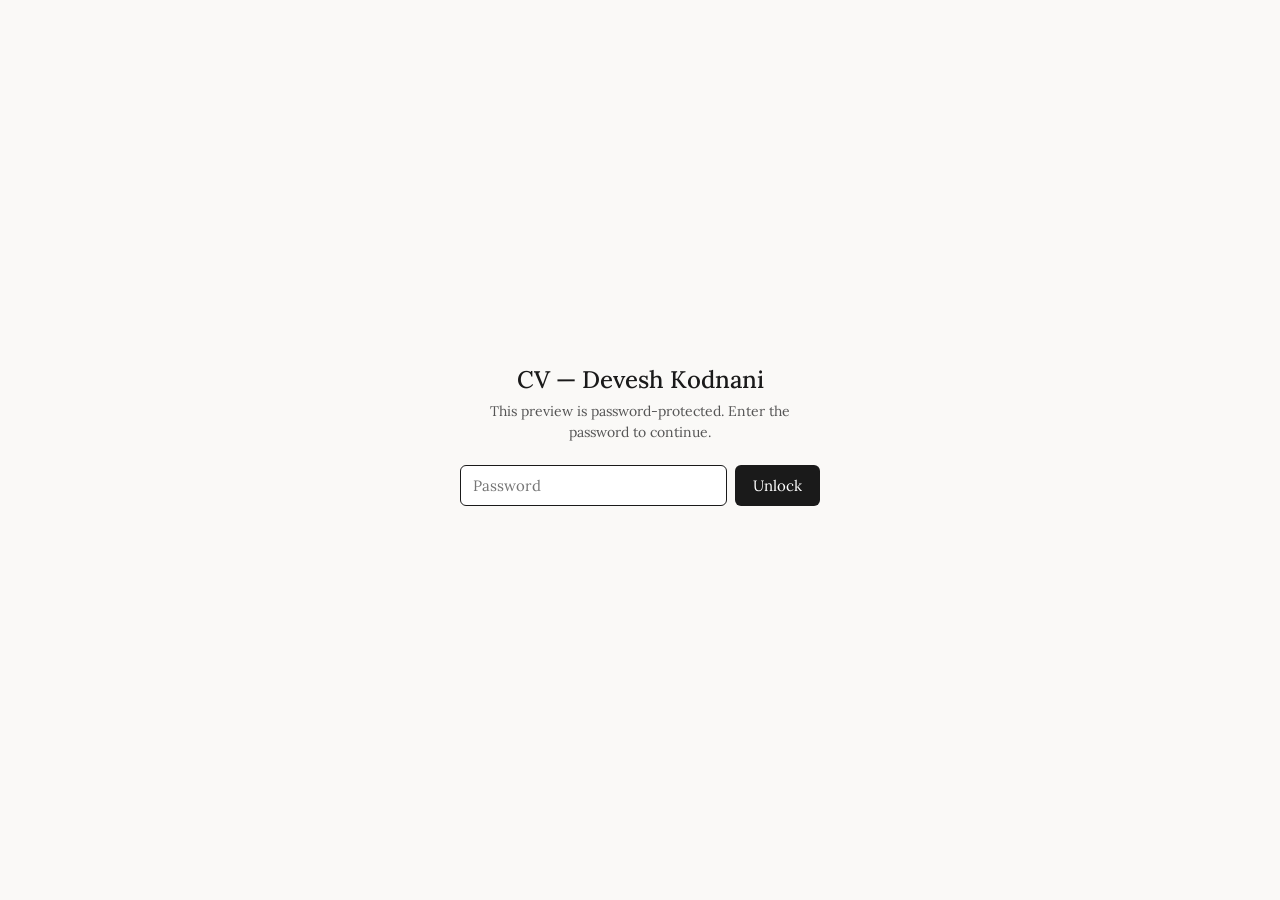
<file: cv.html>
<!DOCTYPE html>
<html lang="en"><head>
<meta charset="UTF-8"><meta name="viewport" content="width=device-width, initial-scale=1.0">
<meta name="robots" content="noindex,nofollow">
<title>CV — Devesh Kodnani</title>
<link rel="preconnect" href="https://fonts.googleapis.com">
<link rel="preconnect" href="https://fonts.gstatic.com" crossorigin>
<link href="https://fonts.googleapis.com/css2?family=Lora:ital,wght@0,400;0,500;1,400&display=swap" rel="stylesheet">
<style>
  *{box-sizing:border-box} html,body{height:100%}
  body{margin:0;font-family:Lora,Georgia,serif;background:#faf9f7;color:#1a1a1a;
       display:flex;align-items:center;justify-content:center}
  .gate{width:min(92vw,420px);text-align:center;padding:36px 30px}
  .gate h1{font-size:24px;font-weight:500;margin:0 0 6px}
  .gate p{color:#555;font-size:14px;line-height:1.5;margin:0 0 22px}
  .gate form{display:flex;gap:8px;justify-content:center}
  .gate input{flex:1;font-family:inherit;font-size:15px;padding:10px 12px;border:1px solid #ccc;border-radius:6px;background:#fff}
  .gate input:focus{outline:none;border-color:#1a1a1a}
  .gate button{font-family:inherit;font-size:15px;padding:10px 18px;border:none;border-radius:6px;background:#1a1a1a;color:#fff;cursor:pointer}
  .gate button:disabled{opacity:.5;cursor:default}
  .err{color:#b00020;font-size:13px;height:18px;margin-top:12px}
</style></head>
<body>
  <div class="gate">
    <h1>CV — Devesh Kodnani</h1>
    <p>This preview is password-protected. Enter the password to continue.</p>
    <form id="f">
      <input id="pw" type="password" autocomplete="current-password" placeholder="Password" autofocus>
      <button id="btn" type="submit">Unlock</button>
    </form>
    <div class="err" id="err"></div>
  </div>
<script>
const SALT="t9eIKMd+bLVSB73O6leuTQ==", IV="ZKLQTpxm5dexCENS", CT="WYil7Klmt8y0S2r9IzMOJfMrfbAZfa+KwZjNWzZNas775ebh9fnVbfsB0/aqeBXEH7CVEQnReLfQ6AN2e138KWPy58wkHrhAR92wtsF770jBb7bMoZCNS7ZwefEH+03kKp4GL8mmcnKeGZMTR3BueDFZSmkAYF3seJZXFFZm9RYDfmjEB6Mcg2/VkYca2C45kbHjV22SPmUz8Ibdqba3/[base64]/[base64]/YvSCkC90rw2IOAaECMl4bPvMERI566Aa2kwlmcy4/MqVUE3epgNscwdmnrsnEW9ajo4Ozf/BQcrzHSJiJkv9A4VoKY0zCSrXg6bPjWgw8m3UCrP4PlS9sGaORIltrhTK910fsU52tWUhG18nvfKwnYt9UDzVbJ8+ziiAZ6N6crG1gqQ1qHX3mMFGiI1h9SP3JwCGkm0XWrpTzrxTurM7xt393AcDWDkGnDsN2lj3o5vD+CMkIBI3/jh1qI/wGr5pghDAhUnRkwKT7VjoITPB0AijyVKDHCFWW1vyFvkvzAZZci4WSByxBTFRzGJK+u97xr/4hPHb170HZ+mHdciOsYJlbhMiUjHg0ju7ghbU10PP8Frek/BwgYw17qH58U7P0YaoT1Sn0VvOKQf4Zj6pbf6dUzTCCffpomUEPQLzM4qyPz+rdmycsKuI1+GNJJCrjcL5e7ipLDUCcFEE4RQC8Wt2ju/W6sM+XGDgGjCkVVND+D7CbWOUpZ+uOWpEEYn/d8uZWCNtAuX8uwcrGOaQ0y/hKsPSOW33OSvUafMP9dble9hauIe9wjCqiJY1+ExDIKCoyIMCsXPYjDleTKjQAB0cUh4eEvPnsMIQhwuc93qPSs5tapKZqpnTyAfSDV5ioIYRECJ/67olkNLRyZixAMEViTWB/OJAMeu6ry4WyPaD0hbiQJqirQ9ONFvd/j7ksx2RBNyhsJZ9J9r5kR46DfJoFAB4LASO3SEGE5lOst3AqEZcpuyLAbJaEn9mV3AVqSdVjDCdCIOH4+Amz3CAecRrLehpi8v25YM2sDzOPuCdk54Jrg52vG9iUI5QCMfoVMBFsSKNP5dPRxd6EQWWZuYAaRBPFf7cVlJxl849/Y9GJsgAljuiOGg05JXT2NH+U8GjajBNQXIKgF4a4yUOUBb5HF4LOC18JaFgTZrI2o12Dd540h4ZACSV+648iFTAcn7+CejREuCJpPOKa3HffOEmecF8o3RTRymY3JjXXr0FMhM0cMnxw4rG5SmiaaKy2ARbZRUF5sbkJj14QConAE/E0jbtTCn3s2ShrhNLStJ9eKflBMgTeFnjVzJmMHUTh/n4e2T0MBCQaiVF7f2ayPuFfV1ReLYu5RHCzJ39dhI8umCnypsi/cxwX43Q/K0oo4DPnQUhz4goTn0EfN6ty5pCJ6zYH5sPhtlWA0XiUO7BkZPs/BrYX+XPAyE/a/6C1I7LUcBBEsKAsvY3JQPbAS+f/CGoXHqBKcaRhf/qegbxNBsn6DKvMkZk6/juEVcS7f8knv7h3B5xHQNAqXrR5uhnXAeuxAvvf+klPAaIM3G5hbFe8zCRTrTMmsYCXBn/6+ilInY5dNtTekyIHLwcH0vX1rrmscjY0/vvpz/euXQsqvz35L1cGw1k/n2eo4l4RV3AaA/CMS16afpISvJTHhWXI+sbJ7hkwKt13+ao7w3tDWNedCibNwghpNvUCDZl66qe7SpH+UYw1fC+F2zNRJMe4eUFh37Sjd/izDq/Rz/iMpO4+RZZ63fHHHlBu9CPUmmhD+HYpuCZqiBXkE7wvweG27yL5NI/tooo26IbSmPRfOlKmhyqKb/9/qG5GjoDfMpl3Osr6Nk+VvKsP2FMFRt/cu4qd5XljINuilUnanC0rYS8EMRVeypdSvQzbZm1N80KfEmlpsDRbhDhxJFI0rilY4gCQnwCkYmhiirvke42srhQdh7UXvZrKActIWA1qL/OBUbUZQulqQx1NWjff3Xx+fUbfvu9WXMhEvaBwP47Hnve+1UfUw52SN3blHDIlyh2SNvtRJqTpCVhMU+SdrZTsJF8ohgN0Xm15Xkn5KwvHuKlup6oGnO4BuwKH+zoGh2hSqgfkJryTefkIiAbEaDfuDM7XJXV2OGHy9afBlkFP75NNEyXJFw8QCVxz989LXho0w/7UT3CTumngIK1HAa0xzxEEAtGN/gXyz0zSWdASwEQj+jS8kmegCxJerJ8rhBMYYyWq06r8VeHFLDqgdjc/[base64]/1eGuodfEzyd9nKsQq1o2CfYryj5+vyQa5JBrnPZrMmKAR7nw7MEHcvIWJ4qGurbNh+3zPZp0Yimna7hCsmbm1zZEtgfgLEkX6PytaMlEdOeQkP+oGeHy913qbwGn1UpQu/wuNSg82Ls+3k2ASK2YIjqJWgsqB1Mudd+ZUb2C7uDd9xNNCk+hyp1ICyEp+xp9OS5+oM9Z2Kms5jFferkExw2SAkzR1RmOBHDU+tSkikCl2DmmoO07haAAwXycwSZnndhzUZzTGOQMc3ZWq0AsNN4+tHw27Jkn/Jy2t6vk/RsR8oJX2lQghsgJUWwC9ThpwppDYIRKREkSsE9Vnt3V0pdEVt6oPVzsyCdWbiwZ7Axp/TKrVMeW82DFuD7Y9HoiB4/kjJAx9F59qnETxs38l8CN0S96eweTNJlPNgRfxlKo2/[base64]/[base64]/PZWPPnGnsVXN8B3kgNFQMVFBOHPC/jcQz3m/jgwWnTmsc48jA+7E0Xgtw1e6/YT1JZL4wxEaqmUpXh1a+0s0/J7oxIcL9voZWHlIa+Ar7LhSDprN+oafwFNkIKca8o9ioQlPzwMTHEorEOe32hsCz5kd8MenpNYgAwhTIZd9jCBeR3w7zKrDaw69dnpHMToDgq36syD387bMbxZV5us0NkAyY/xFjTlXeFZ5+w32w/X8MHush+0SAsMsA/DY9PQ+aFbStM9cwNGaUk7WZ3IN7bYk6OfSHmkXNH8SRNOIZLGH6oRZ6gTlJL6BZ5v/[base64]/55nYLFGuAgvgXXEGNjgchkaMlSTcFhkUrXawh41qOlaGl1WsTmIl6s9EbTTlh1mU9tAwSa7uI5OjMChjCKziUKPnYxDQhTEgT2070L0t2hNHizaApPupZlVX6ptA6Zg+iS57ZVdVQFrQFEMg17EVQQpc+nNykcnTVwgNEJ6uWw1H1bHtA2bExqF/apCl00bweYgC/Iz9UcV0lhpCJmTH0U7Oey3QXVfQMj9Tes9uks5P6mpVVAIzrk+Q=", ITER=200000;
const bytes=s=>Uint8Array.from(atob(s),c=>c.charCodeAt(0));
const f=document.getElementById('f'), pwEl=document.getElementById('pw'),
      btn=document.getElementById('btn'), err=document.getElementById('err');
async function unlock(pw){
  const base=await crypto.subtle.importKey('raw', new TextEncoder().encode(pw), 'PBKDF2', false, ['deriveKey']);
  const key=await crypto.subtle.deriveKey({name:'PBKDF2', salt:bytes(SALT), iterations:ITER, hash:'SHA-256'},
              base, {name:'AES-GCM', length:256}, false, ['decrypt']);
  const pt=await crypto.subtle.decrypt({name:'AES-GCM', iv:bytes(IV)}, key, bytes(CT));
  try{ sessionStorage.setItem('gate:'+location.pathname, pw); }catch(_){}
  const html=new TextDecoder().decode(pt);
  document.open(); document.write(html); document.close();
}
f.addEventListener('submit', async e=>{
  e.preventDefault(); err.textContent=''; btn.disabled=true; btn.textContent='Unlocking…';
  try{ await unlock(pwEl.value); }
  catch(_){ err.textContent='Incorrect password.'; btn.disabled=false; btn.textContent='Unlock'; pwEl.select(); }
});
// Remember the password for this tab so reloads (e.g. after an update) skip the gate.
try{ const pw=sessionStorage.getItem('gate:'+location.pathname); if(pw) unlock(pw).catch(()=>{}); }catch(_){}
</script></body></html>
</file>
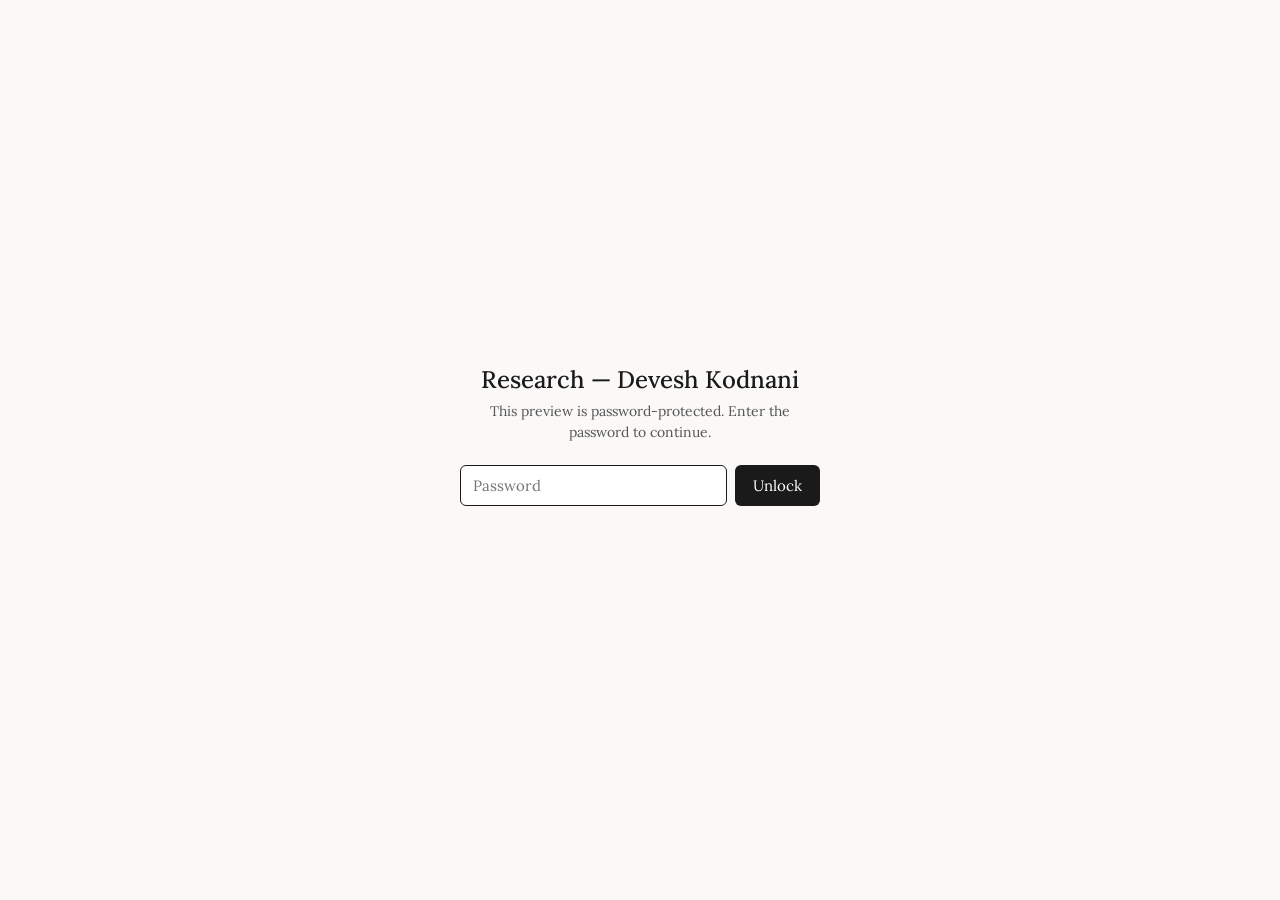
<file: research.html>
<!DOCTYPE html>
<html lang="en"><head>
<meta charset="UTF-8"><meta name="viewport" content="width=device-width, initial-scale=1.0">
<meta name="robots" content="noindex,nofollow">
<title>Research — Devesh Kodnani</title>
<link rel="preconnect" href="https://fonts.googleapis.com">
<link rel="preconnect" href="https://fonts.gstatic.com" crossorigin>
<link href="https://fonts.googleapis.com/css2?family=Lora:ital,wght@0,400;0,500;1,400&display=swap" rel="stylesheet">
<style>
  *{box-sizing:border-box} html,body{height:100%}
  body{margin:0;font-family:Lora,Georgia,serif;background:#faf9f7;color:#1a1a1a;
       display:flex;align-items:center;justify-content:center}
  .gate{width:min(92vw,420px);text-align:center;padding:36px 30px}
  .gate h1{font-size:24px;font-weight:500;margin:0 0 6px}
  .gate p{color:#555;font-size:14px;line-height:1.5;margin:0 0 22px}
  .gate form{display:flex;gap:8px;justify-content:center}
  .gate input{flex:1;font-family:inherit;font-size:15px;padding:10px 12px;border:1px solid #ccc;border-radius:6px;background:#fff}
  .gate input:focus{outline:none;border-color:#1a1a1a}
  .gate button{font-family:inherit;font-size:15px;padding:10px 18px;border:none;border-radius:6px;background:#1a1a1a;color:#fff;cursor:pointer}
  .gate button:disabled{opacity:.5;cursor:default}
  .err{color:#b00020;font-size:13px;height:18px;margin-top:12px}
</style></head>
<body>
  <div class="gate">
    <h1>Research — Devesh Kodnani</h1>
    <p>This preview is password-protected. Enter the password to continue.</p>
    <form id="f">
      <input id="pw" type="password" autocomplete="current-password" placeholder="Password" autofocus>
      <button id="btn" type="submit">Unlock</button>
    </form>
    <div class="err" id="err"></div>
  </div>
<script>
const SALT="02XPom72yHgndO/oNZGcwQ==", IV="Upol7UuNWJdO2sLm", CT="TZQ48Dkot2TN85NeBl6Q7hUGIZ+D7lKHn+4/doQFxcrryxpnQSb3r15Y+Om4kxRFapijlVP2pZEHx5OfrePM0yekw21yF+3ODxkpNr2Q+jHxz3LwLoh5qmJZz4vSbA52bT7spgOIR4KYZdp1lImPG5GIfESzfHBHK6Q1gYSRyOj3MFzc5vXhyle6kft5/N1tu3JuNG8l/c2/r7xAQH2woTd5tPMmIphwebCuWaRgAiK/w2JHUre90RBb7cyihAxcADq83Lbo2u/MaczvypglpYdW/2o/L5PCwj33Ugek42/kC1vUUoe2qfEXhh0y7oFG/PNMnXyRQPAqLHSI0kXE9u392LnTOvrVwgxVmobF1YzQmhH8k7ogF51B0I/8kzGlKTO7iivH0d/S4+jPxBeWx/q6Fsj25i1qvJuQexuYXKXRX4tIHHzy5MzuyYCqm2pcPKujN6GUPNizohvw9i9tVeyWiGyTPi6lGCPyCY3sb1gvKaDfmdsXnSwJqELaXfc4qsPuOuldHbeGp/aWRx+QP23AKFp6lI9TjdxwxL4SihCAanJW/PDklMCIgCgcf7N/hq+ZI4tTMdS3CBtMD3gYK4hEPRDsER1t3f8OneSW99BTFZko3FivU9B1mMqlxF8o+QBChW/epyjMemqj1w54t11EBw+SoCNqj3YInHE4bIBZiN6KztkpgV276KQQdhDi7lHCfAhaJBwBpXGCQeOTVmPDHIfVvjr+VE5wSp+WHqKDofYMEqWezszGZ+YZHLVXSbJNbyeTrJWNUmWPKNmNpZO+pNpZDOFfeyR+nt5jFwUdykSK8cgZ8u2DcIkeooV2fLwOY4u/gmAIjp1LxLkMPMN5jxlO0OmE3tlJoVcgJBik18LDVnWLshsRZrsP0lTC9QBO4uLSeTqihoQVq/5NybFoLavePW1ouPGVhaq4xafQGzGpqg1sJY0pweBCJH43ONTQ4qSO7AiqvIRtMXeLNEkEUzxoIsfIm3odv2ht4y2x/5Cgxoi+2isIa4FspmdwUJyylCDkLKtfNpW0k/x7BLWgc5akk1cK4LGsSDowWG5hmnOFhgYnXV3HTFviuE51Ch3ILv+85bVNp3zb6WnfCInDjj4/tI4nX5e5eXAMz32D5Vh1X1YuG/baWsCdzDUbfxVB1GuiOU/kIZdJfb4kIByIDBdQg7ru0yx3vtz/aEFuZ8mgJ3BhwD63cnB5xIA9dyN5K7HumDnTXiz0o1T42mvrvIhaPpTvBlzXmKzi0yTy+8DCxKi4H7rd9GwUYSiNDH9aU276B004vSY2XaM0zWSxrYvr/as0r3/NqDktQdKrNljLBV+5NnHJcUuH9qpXePedRBgvbNASqK3lC9NkUi3DT0e3M9kMCwNmbYw0dhbjy9svAQs4dv8mgpbDrw2fKdJRti0jTmaMMKneTT8YTFhI3uivyopYtstx5kmB587RNuCwzDz2S0duO8sEUkIaIEDTPKwfK3A7u27lyognqhWVYFVV5ymM00l107P/kt4arT8WF1WymvYmn7OB1p/6py+kYbC5W2MYoL03zhyBRU0GhZVvW/laZ1XLktppdAknParaIzbrvWZt45F9NzNzvkDt28RBONtFKNgl4zmlkBFRM1qSlxYU9oGzZOTOzdEBegHtTUTXidKBeqUioHpDkrU+t4GQCuHi+yWZ/[base64]/Fv7xchxG+jVJnqXOz3+lJl2izl7EvjcdOuvO4x+BaA4zRXDc2l/z3oW7Lizj8b8oyMSvV0XvPIwnSnqSF9mU0LX8UPCXXGZiiqdR+7HCX62zzkxYtNcH1z28y3o26QtWvO8Ai/Wo2kBqcvARY7+nu8sw+zABIptfDVpfzBn9+xZa/CCmovkRwJm/5DAXtULpNCDfVoYdS5sa+6QZ+iYvesPIZmaWKCFvuCzwqIb7fXjtqD/F7p0tsEHrh1qnYRG8S4KrYL+oWaYAIkFmwTfd9500U5TSgHtVHr9xiM4gBkW4hLn31qdgJ3WPJxHeYxJ4BzaYZJgA14bmEie/4V53JBUoXkgNe95+d7sfy4ehGac9TnnluPG9K69eRagTyOF3zXJazoP21FJ6zecv7r+bOqEw4Cj8v5g0NS81Ax/vqRCZ35cyehMMHKnIz118uYNh3/AqY0aUkU6vHXYOYIhwXYZ4MfOJmaLM9h6uOzvZAxGdF+4UiLlx/AZ8k1mzwhEFp9QmxENxLLt29Q0jWoqusmrJ2DUf1EIVTu45I/+ZRTeh4qjTW3zn2DWmI/satMtYla8mzkrwumHILMv+tgbwYbN8AhcO8GawrMOlHLcQPqr0h0AzfA7Vmk83JcV22Lqr4tg1+3++gUYpM57WKEHmRceeYrMje/Xaftb+3d6m5wSC0eQy7y7pXbKOppsTD6+ES56GfkmIY9p6/[base64]//o17oJLHRhEJm1hvfbNhtth+0SwedDUTfy6cPdG5LzLUDwYTyisYEX5LP5bnW4zjG3CixIbSod2gR200+6kNDPapB0nj3vjaq9AvimB+099ZiZCthOpt63jOJCxrCAJJ0YPmkSSh/[base64]/tsTfs80FkUykaGqrBwS6KRtnjDeg9rIMjMoM6HSRWHg3J7lZ4qibuX+i9Rsm5mSt/ED6MbFPEmsX8mVi0ZK6Wrv4brjRbKZqyrqXbuqXqnBizn8ZowHfeGXxH+7C48i0dnlpaO3pHFj0iZNsOvl/vxqs3b7Nu9O8mtmdvQeedNBgQfJZGZji/MbGSY1DVr79QllGzz+1cHh+arBMnoNJTgtImRP0Ifg+4bqF7tLT8FOl0pzm4I23YdE0v5indYKKBOa1KW8CxpEgNA5jcPgDo3DSZAoprORJcmxUO0noOIyQM/Cbxl/xoNI6/sQpQCRS+nF/pjoTx1sFe0en6TpiTS93HDvmhY46q9yQjUdKd2ceyxsnSeg/7zl0Lr6cfkXuf36LulkFJcXRvLSeUaJ5C34zBgjGaaAbT1S8uf1IZ8z8dQJjinw8F3zQltNy9mQLeO1AsTyTKPqd9jQvbBn2VgpP7VLV/VZ8rl72Sh+WDfhw0ETEsL3mfQb72SNS10WrwLoZbNay8wa4zjuDdSaWHKlDRUoBioYKzWGYzM5ge336oibfBYVUHYeyVJJLv84GdLC9vbh4KPIicZx7VXmGIE0xE/6UyfMpw8dgRle2F/DAxEWK2C16VBxxY5GWOt84zM125/C8bsnf5I9FXxUu/LKqy2j2mCjpHN8ptRnnpq4gQESEV9rSABPonbkVU4lv1DvfWGl3zI2DO+KwGilkpOTP/MDbLy+S7Zg4unSQZobJZ7hwoKdBjt/w22DWkHewiI8iHRn3i2X+l/+b5hjKQqgrFFq72A+2ZjF8xiwkFt3cEk6CCzRTHi4unH5TlLlN7LCr0naJr+4fLh1qPtvpeRyx/OauMRAIleWAiYrDKUiYpaBW1Qp50hD/klDQ7mbLKA6d9sY5It7d/ywIxtdB0Hc++3V5G3iW2p2NK67FxtZkk+eMkL3jq/aq6nGn9CeVWIZ+Lp31ezd9CmcynLat166ZnU5YQWgibIUI7oYvkagulK0ykWJ50m78EaZzvmAHEyKaaXW6jM+P+qPDnNXkjBQaMloh4t1p7VBSB6AjDkLf2M7i4/vifKWKF3gbPEfjb0fqFpbxABohhAz3xuMIekW+4cwqPBJYTp2PA/GE34/03gbpwAqCE7eKs+9xh32MxmgEcWQc7ZHNSEAnFVq62eT8zlp8GVbCnJFbzdaTvhXdxfcfYSdAwtAZ+9fLTSh0N0L/PexyOj7iF6Gsh/FYT9iaYUfKV4o6rUDDo6FWjI+Z3wCApdFoTxv/cbp/jIoepmQsj2xGXo6jbru6kECmMHKMW17H+LAlYks9TQ2Kr33yGE0dobCDYIQdaJIbX9KSHQRrQM1OAiXifrP4RF7hEM0+KnT9gvBnH6OVJLJtqiktMM+4Nlbwheiqmb1ClF2deFgIgLx6u2y5B407/qi7FV9U9v4LQJOu24xkPruxu6lY91MlPVY9x7KAGW4GD48WGELOMVsol5QgR6+ozvLw==", ITER=200000;
const bytes=s=>Uint8Array.from(atob(s),c=>c.charCodeAt(0));
const f=document.getElementById('f'), pwEl=document.getElementById('pw'),
      btn=document.getElementById('btn'), err=document.getElementById('err');
async function unlock(pw){
  const base=await crypto.subtle.importKey('raw', new TextEncoder().encode(pw), 'PBKDF2', false, ['deriveKey']);
  const key=await crypto.subtle.deriveKey({name:'PBKDF2', salt:bytes(SALT), iterations:ITER, hash:'SHA-256'},
              base, {name:'AES-GCM', length:256}, false, ['decrypt']);
  const pt=await crypto.subtle.decrypt({name:'AES-GCM', iv:bytes(IV)}, key, bytes(CT));
  try{ sessionStorage.setItem('gate:'+location.pathname, pw); }catch(_){}
  const html=new TextDecoder().decode(pt);
  document.open(); document.write(html); document.close();
}
f.addEventListener('submit', async e=>{
  e.preventDefault(); err.textContent=''; btn.disabled=true; btn.textContent='Unlocking…';
  try{ await unlock(pwEl.value); }
  catch(_){ err.textContent='Incorrect password.'; btn.disabled=false; btn.textContent='Unlock'; pwEl.select(); }
});
// Remember the password for this tab so reloads (e.g. after an update) skip the gate.
try{ const pw=sessionStorage.getItem('gate:'+location.pathname); if(pw) unlock(pw).catch(()=>{}); }catch(_){}
</script></body></html>
</file>
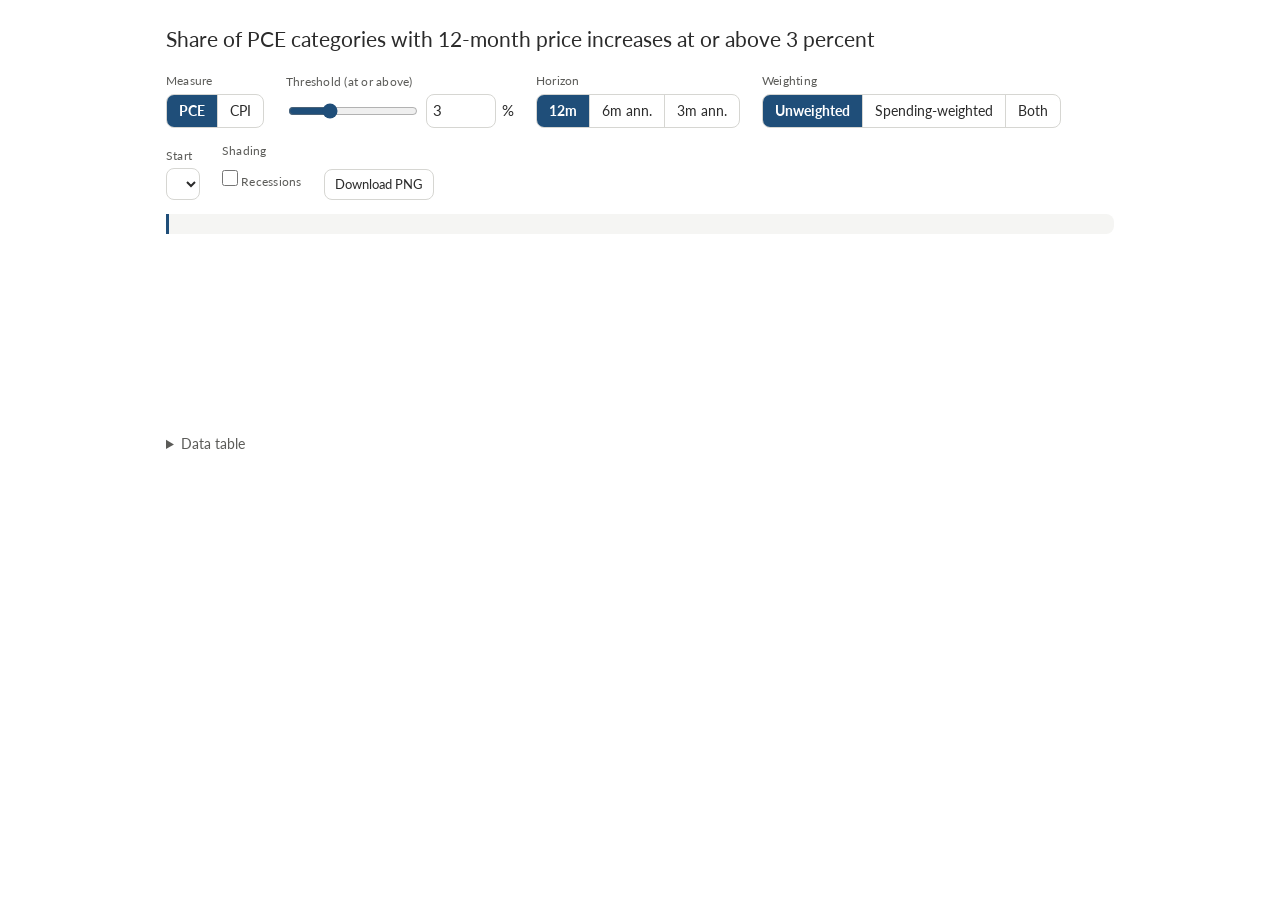
<file: _tools/inflationbreadth/config/chart_template.html>
<!doctype html>
<html lang="en">
<head>
<meta charset="utf-8">
<meta name="viewport" content="width=device-width, initial-scale=1">
<title>Inflation Breadth</title>
<link rel="preconnect" href="https://fonts.googleapis.com">
<link href="https://fonts.googleapis.com/css2?family=Lato:wght@400;700&display=swap" rel="stylesheet">
<style>
:root {
  color-scheme: light;
  --surface: #ffffff;
  --panel: #f5f5f3;
  --ink: #2b2b2b;
  --ink-2: #5b5b58;
  --ink-3: #8a8a86;
  --rule: #d6d6d2;
  --grid: #c4c4c0;
  --cat: #1f4e79;
  --spend: #666666;
  --rec: #e6e6e2;
  --accent: #1f4e79;
}
@media (prefers-color-scheme: dark) {
  :root:not([data-theme="light"]) {
    color-scheme: dark;
    --surface: #18191b; --panel: #232427; --ink: #f1f1ee; --ink-2: #c3c2bb; --ink-3: #8d8c86;
    --rule: #3a3b3e; --grid: #4a4b4f; --cat: #6da7ec; --spend: #8f8f8a; --accent: #6da7ec; --rec: #2b2c30;
  }
}
:root[data-theme="dark"] {
  color-scheme: dark;
  --surface: #18191b; --panel: #232427; --ink: #f1f1ee; --ink-2: #c3c2bb; --ink-3: #8d8c86;
  --rule: #3a3b3e; --grid: #4a4b4f; --cat: #6da7ec; --spend: #8f8f8a; --accent: #6da7ec; --rec: #2b2c30;
}
* { box-sizing: border-box; }
body { margin: 0; background: var(--surface); color: var(--ink);
  font: 15px/1.45 Lato, system-ui, -apple-system, "Segoe UI", sans-serif; }
main { max-width: 980px; margin: 0 auto; padding: 24px 16px 40px; }
h1 { font-size: 21px; font-weight: 400; margin: 0 0 4px; }
.sub { color: var(--ink-2); margin: 0 0 18px; font-size: 14px; }
.controls { display: flex; flex-wrap: wrap; gap: 14px 22px; align-items: end; margin-bottom: 14px; }
.ctl label, .ctl .lbl { display: block; font-size: 12px; color: var(--ink-2); margin-bottom: 4px; letter-spacing: .02em; }
.seg { display: inline-flex; border: 1px solid var(--rule); border-radius: 8px; overflow: hidden; }
.seg button { font: inherit; font-size: 14px; background: transparent; color: var(--ink); border: 0;
  padding: 6px 12px; cursor: pointer; }
.seg button + button { border-left: 1px solid var(--rule); }
.seg button[aria-pressed="true"] { background: var(--accent); color: var(--surface); font-weight: 700; }
.thr { display: flex; align-items: center; gap: 6px; }
.thr input[type=number] { width: 70px; font: inherit; padding: 5px 6px; border: 1px solid var(--rule);
  border-radius: 8px; background: var(--surface); color: var(--ink); }
.thr input[type=range] { width: 130px; accent-color: var(--accent); }
select { font: inherit; padding: 5px 6px; border: 1px solid var(--rule); border-radius: 8px;
  background: var(--surface); color: var(--ink); }
.chart { position: relative; }
svg { display: block; width: 100%; height: auto; overflow: visible; }
.axis text { fill: var(--ink-2); font-size: 12.5px; font-variant-numeric: tabular-nums; }
.gridline { stroke: var(--grid); stroke-dasharray: 1 3; }
.baseline { stroke: var(--ink-2); }
.avg { stroke: var(--cat); stroke-dasharray: 5 3; stroke-width: 1.2; }
.avg.spend { stroke: var(--spend); }
.line { fill: none; stroke-width: 2.6; stroke-linejoin: round; }
.lbl-end { font-weight: 700; font-size: 15px; }
.lbl-avg { font-size: 12.5px; }
.xhair { stroke: var(--ink-3); stroke-width: 1; }
.tip { position: absolute; pointer-events: none; background: var(--panel); border: 1px solid var(--rule);
  border-radius: 8px; padding: 8px 10px; font-size: 13px; min-width: 150px; display: none;
  box-shadow: 0 2px 8px rgba(0,0,0,.12); }
.tip .d { color: var(--ink-2); margin-bottom: 4px; }
.tip .r { display: flex; align-items: center; gap: 8px; }
.tip .k { width: 14px; height: 0; border-top: 2.5px solid; }
.tip b { font-variant-numeric: tabular-nums; min-width: 38px; }
.tip span.n { color: var(--ink-2); }
.legend { display: flex; gap: 18px; font-size: 13px; color: var(--ink-2); margin: 4px 0 0; }
.legend i { display: inline-block; width: 18px; border-top: 3px solid; vertical-align: middle; margin-right: 6px; }
.note { color: var(--ink-2); font-size: 12.5px; margin-top: 10px; }
.stats { display: flex; flex-wrap: wrap; gap: 10px 28px; margin: 6px 0 12px; }
.stat .v { font-size: 30px; font-weight: 700; line-height: 1.1; }
.stat .t { font-size: 12px; color: var(--ink-2); }
details { margin-top: 18px; }
summary { cursor: pointer; color: var(--ink-2); font-size: 14px; }
table { border-collapse: collapse; font-size: 13px; margin-top: 8px; font-variant-numeric: tabular-nums; }
th, td { padding: 3px 12px 3px 0; text-align: right; border-bottom: 1px solid var(--rule); }
th:first-child, td:first-child { text-align: left; }
.btn { font: inherit; font-size: 13px; border: 1px solid var(--rule); background: transparent; color: var(--ink);
  border-radius: 8px; padding: 5px 10px; cursor: pointer; }
.tbl-wrap { max-height: 360px; overflow: auto; }
.explain { background: var(--panel); border-left: 3px solid var(--accent); border-radius: 0 8px 8px 0;
  padding: 10px 14px; margin: 0 0 16px; font-size: 14px; color: var(--ink-2); }
.explain p { margin: 0; }
.explain p + p { margin-top: 6px; }
.explain b { color: var(--ink); }
.btn:disabled { opacity: .5; cursor: default; }
.chk { display: inline-flex; align-items: center; gap: 6px; font-size: 14px; cursor: pointer; padding: 6px 0; }
.chk input { accent-color: var(--accent); width: 16px; height: 16px; margin: 0; }
</style>
</head>
<body>
<main>
  <h1 id="title">Share of PCE categories with 12-month price increases at or above 3 percent</h1>
  <p class="sub" id="sub"></p>

  <div class="controls">
    <div class="ctl">
      <span class="lbl">Measure</span>
      <div class="seg" id="ms">
        <button data-v="pce" aria-pressed="true">PCE</button>
        <button data-v="cpi" aria-pressed="false">CPI</button>
      </div>
    </div>
    <div class="ctl">
      <span class="lbl">Threshold (at or above)</span>
      <div class="thr">
        <input type="range" id="thrR" min="0" max="10" step="0.25" value="3" aria-label="Threshold slider">
        <input type="number" id="thrN" min="-10" max="50" step="0.25" value="3" aria-label="Threshold percent"> %
      </div>
    </div>
    <div class="ctl">
      <span class="lbl">Horizon</span>
      <div class="seg" id="hz">
        <button data-v="12" aria-pressed="true">12m</button>
        <button data-v="6" aria-pressed="false">6m ann.</button>
        <button data-v="3" aria-pressed="false">3m ann.</button>
      </div>
    </div>
    <div class="ctl">
      <span class="lbl">Weighting</span>
      <div class="seg" id="wt">
        <button data-v="u" aria-pressed="true" title="Each category counts equally">Unweighted</button>
        <button data-v="w" aria-pressed="false" title="Same price test; categories weighted by their share of consumer spending">Spending-weighted</button>
        <button data-v="b" aria-pressed="false">Both</button>
      </div>
    </div>
    <div class="ctl">
      <label for="start">Start</label>
      <select id="start"></select>
    </div>
    <div class="ctl">
      <span class="lbl">Shading</span>
      <label class="chk"><input type="checkbox" id="rec"> Recessions</label>
    </div>
    <div class="ctl">
      <button class="btn" id="png">Download PNG</button>
    </div>
  </div>
  <div class="explain" id="explain"></div>

  <div class="stats" id="stats"></div>
  <div class="chart" id="chart"><svg id="svg" role="img" aria-labelledby="title"></svg><div class="tip" id="tip"></div></div>
  <div class="legend" id="legend"></div>
  <p class="note" id="note"></p>

  <details>
    <summary>Data table</summary>
    <p><button class="btn" id="dl">Download CSV (this view)</button></p>
    <div class="tbl-wrap"><table id="tbl"></table></div>
  </details>
</main>

<script>
const ALL = /*__DATA__*/null;
const state = { m: "pce", thr: 3, h: 12, wt: "u", start: "2000", rec: false };
// D is the active dataset (PCE or CPI); everything below reads from it.
let D, T, N, growthCache = {};
function useDataset(key) {
  D = Object.assign({}, ALL.datasets[key], { avgWindow: ALL.avgWindow, recessions: ALL.recessions });
  T = D.dates.length; N = D.names.length; growthCache = {};
}
const REC_NOTE = "Shaded areas indicate U.S. recessions as dated by the NBER.";
const $ = id => document.getElementById(id);

const MONTHS = ["Jan","Feb","Mar","Apr","May","Jun","Jul","Aug","Sep","Oct","Nov","Dec"];
const LONGM = ["January","February","March","April","May","June","July","August","September","October","November","December"];
const fmtDate = s => MONTHS[+s.slice(5) - 1] + " " + s.slice(0, 4);

// Growth rates cached per horizon (percent, annualized for < 12m). 12-month changes use
// D.p12; shorter horizons use D.pshort when the dataset has one (CPI: seasonally adjusted).
function growth(h) {
  if (growthCache[h]) return growthCache[h];
  const P = h === 12 || !D.pshort ? D.p12 : D.pshort;
  const out = P.map(p => {
    const g = new Float64Array(T).fill(NaN);
    for (let t = h; t < T; t++) {
      const a = p[t], b = p[t - h];
      if (a != null && b != null && b > 0) g[t] = (Math.pow(a / b, 12 / h) - 1) * 100;
    }
    return g;
  });
  return (growthCache[h] = out);
}

function breadth(h, thr, weighted) {
  const G = growth(h), s = new Float64Array(T).fill(NaN);
  for (let t = 0; t < T; t++) {
    let num = 0, den = 0;
    for (let i = 0; i < N; i++) {
      const g = G[i][t];
      if (Number.isNaN(g)) continue;
      const w = weighted ? D.weights[i][t] : 1;
      if (w == null) continue;
      den += w;
      if (g >= thr) num += w;
    }
    if (den > 0) s[t] = num / den * 100;
  }
  return s;
}

function mean(s, a, b) {
  let sum = 0, n = 0;
  for (let t = 0; t < T; t++) if (D.dates[t] >= a && D.dates[t] <= b && !Number.isNaN(s[t])) { sum += s[t]; n++; }
  return n ? sum / n : NaN;
}

function series() {
  const out = [];
  // Legend names: a single line is just "Share of categories"; with both, name the weighting.
  const both = state.wt === "b";
  const single = `Share of ${D.unit}`;
  if (state.wt !== "w") out.push({ key: "u", name: both ? "Unweighted" : single, cls: "cat", s: breadth(state.h, state.thr, false) });
  if (state.wt !== "u") out.push({ key: "w", name: both ? "Weighted by spending shares" : single, cls: "spend", s: breadth(state.h, state.thr, true) });
  return out;
}

function hzText() { return state.h === 12 ? "12-month" : state.h + "-month annualized"; }

const NS = "http://www.w3.org/2000/svg";
function el(tag, attrs, parent, text) {
  const e = document.createElementNS(NS, tag);
  for (const k in attrs) e.setAttribute(k, attrs[k]);
  if (text != null) e.textContent = text;
  if (parent) parent.appendChild(e);
  return e;
}

let current = null;
function writeHash() {
  history.replaceState(null, "", `#m=${state.m}&h=${state.h}&w=${state.wt}&t=${state.thr}&s=${state.start}` + (state.rec ? "&r=1" : ""));
}
function readHash() {
  const p = new URLSearchParams(location.hash.slice(1));
  if (ALL.datasets[p.get("m")]) state.m = p.get("m");
  if ([12, 6, 3].includes(+p.get("h"))) state.h = +p.get("h");
  if (["u", "w", "b"].includes(p.get("w"))) state.wt = p.get("w");
  if (p.get("t") !== null && Number.isFinite(parseFloat(p.get("t")))) state.thr = parseFloat(p.get("t"));
  if (/^\d{4}$/.test(p.get("s") || "")) state.start = p.get("s");
  state.rec = p.get("r") === "1";
}

function countAbove(t) {
  const G = growth(state.h); let n = 0, k = 0;
  for (let i = 0; i < N; i++) { const g = G[i][t]; if (Number.isNaN(g)) continue; k++; if (g >= state.thr) n++; }
  return [n, k];
}

const DEF = {
  get u() { return `each of the ${D.count} ${D.unit} counts equally, so the share is simply how many ${D.unit} have price increases at or above the threshold`; },
  get w() { return `the same price test, but each ${D.unitOne} counts by its ${D.weightPhrase}, so big-budget items like ${D.bigExamples} matter far more than small ones like ${D.smallExamples}`; },
};
function hzPhrase() { return state.h === 12 ? "over the past 12 months" : `over the past ${state.h} months (annualized)`; }

function explain(S, last) {
  const box = $("explain"); box.replaceChildren();
  const when = fmtDate(D.dates[last]);
  const para = (label, rest) => { const p = document.createElement("p"); const b = document.createElement("b");
    b.textContent = label; p.append(b, document.createTextNode(rest)); box.appendChild(p); };
  const v = k => S.find(x => x.key === k).s[last];
  if (state.wt !== "w") {
    const [n, k] = countAbove(last);
    para("Unweighted: ", `${DEF.u}. In ${when}, ${n} of ${k} ${D.unit} (${v("u").toFixed(0)}%) had prices up ${state.thr}% or more ${hzPhrase()}.`);
  }
  if (state.wt !== "u") {
    para("Spending-weighted: ", `${DEF.w}. In ${when}, ${D.unit} accounting for ${v("w").toFixed(0)}% of consumer spending had prices up ${state.thr}% or more ${hzPhrase()}.`);
  }
  if (state.wt === "b") {
    const gap = v("w") - v("u");
    para("Reading the gap: ", Math.abs(gap) < 3
      ? `the two lines are close, so above-threshold inflation is spread about evenly across big and small ${D.unit}.`
      : gap > 0
        ? `the spending-weighted share is above the unweighted share, so above-threshold inflation is concentrated in the large ${D.unit} that make up more of household budgets.`
        : `the spending-weighted share is below the unweighted share, so above-threshold inflation is mostly in smaller ${D.unit} while big-budget items are running cooler.`);
  }
}

function render(opts = {}) {
  writeHash();
  const S = series();
  const i0 = Math.max(D.dates.findIndex(d => d >= state.start + "-01"), 0);
  const idx = []; for (let t = i0; t < T; t++) if (S.some(x => !Number.isNaN(x.s[t]))) idx.push(t);
  current = { S, idx };

  $("title").textContent = `Share of ${D.noun} with ${hzText()} price increases at or above ${state.thr} percent`;
  $("sub").textContent = `${D.subtitle} · data through ${LONGM[+D.latest.slice(5) - 1]} ${D.latest.slice(0, 4)}`;

  // Stat row: latest value per series with change vs prior month.
  const st = $("stats"); st.replaceChildren();
  const last = idx[idx.length - 1];
  for (const x of S) {
    const d = document.createElement("div"); d.className = "stat";
    const v = document.createElement("div"); v.className = "v"; v.textContent = x.s[last].toFixed(0) + "%";
    const t = document.createElement("div"); t.className = "t";
    const ch = x.s[last] - x.s[last - 1];
    t.textContent = `${x.name.toLowerCase()}, ${fmtDate(D.dates[last])} (${ch >= 0 ? "+" : "−"}${Math.abs(ch).toFixed(1)} pp m/m)`;
    d.append(v, t); st.appendChild(d);
  }

  explain(S, idx[idx.length - 1]);
  const W = opts.width || Math.round(Math.min(940, Math.max(340, $("chart").clientWidth || 940)));
  const narrow = W < 600, H = narrow ? Math.round(W * 0.78) : 520;
  const m = { l: 40, r: narrow ? 64 : 118, t: 16, b: 34 };
  const svg = $("svg"); svg.replaceChildren(); svg.setAttribute("viewBox", `0 0 ${W} ${H}`);
  const iw = W - m.l - m.r, ih = H - m.t - m.b;
  const y0 = +D.dates[idx[0]].slice(0, 4), yLast = +D.dates[last].slice(0, 4);
  const span = yLast + 2 - y0, per = narrow ? 2 : 1;
  const step = span > 40 * per ? 10 * per : span > 20 * per ? 4 * per : span > 10 * per ? 2 * per : per;
  const xa = y0 - (y0 % step), xb = Math.ceil((yLast + 1.5) / step) * step;
  const tnum = s => +s.slice(0, 4) + (+s.slice(5) - 1) / 12;
  const x = v => m.l + (v - xa) / (xb - xa) * iw;
  let vmax = 0; for (const s of S) for (const t of idx) if (s.s[t] > vmax) vmax = s.s[t];
  const top = vmax <= 84 ? 80 : Math.ceil(vmax / 20) * 20;  // plot runs to top + 4
  const y = v => m.t + ih - v / (top + 4) * ih;

  const ax = el("g", { class: "axis" }, svg);
  for (let v = 0; v <= top; v += 20) {
    if (v > 0) el("line", { class: "gridline", x1: m.l, x2: m.l + iw, y1: y(v), y2: y(v) }, ax);
    el("text", { x: m.l - 8, y: y(v) + 4, "text-anchor": "end" }, ax, v === top ? v + "%" : v);
  }
  el("line", { class: "baseline", x1: m.l, x2: m.l + iw, y1: y(0), y2: y(0) }, ax);
  for (let yr = xa; yr <= xb; yr += step) {
    el("line", { class: "baseline", x1: x(yr), x2: x(yr), y1: y(0), y2: y(0) + 5 }, ax);
    el("text", { x: x(yr), y: y(0) + 22, "text-anchor": "middle" }, ax, yr);
  }

  if (state.rec) {
    const lo = tnum(D.dates[idx[0]]), hi = tnum(D.dates[last]) + 1 / 12;
    const g = el("g", { class: "rec" }, svg);
    for (const [r0, r1] of D.recessions || []) {
      const a = Math.max(tnum(r0), lo), b = Math.min(tnum(r1) + 1 / 12, hi);
      if (b <= a) continue;
      el("rect", { x: x(a), y: m.t, width: x(b) - x(a), height: y(0) - m.t, fill: "var(--rec)" }, g);
    }
    svg.insertBefore(g, ax);  // behind gridlines and lines
  }

  const [a0, a1] = D.avgWindow;
  const labels = [];
  for (const s of S) {
    const col = `var(--${s.cls})`;
    const avg = mean(s.s, a0, a1);
    el("line", { class: "avg" + (s.cls === "spend" ? " spend" : ""), x1: m.l, x2: m.l + iw, y1: y(avg), y2: y(avg) }, svg);
    labels.push({ y: y(avg), text: narrow ? [`avg ${avg.toFixed(0)}%`] : [`${a0.slice(0,4)}–${a1.slice(0,4)}`, `avg: ${avg.toFixed(0)}%`], col, cls: "lbl-avg" });
    let d = "", pen = false;
    for (const t of idx) {
      const v = s.s[t];
      if (Number.isNaN(v)) { pen = false; continue; }
      d += (pen ? "L" : "M") + x(tnum(D.dates[t])).toFixed(1) + "," + y(v).toFixed(1);
      pen = true;
    }
    el("path", { class: "line", d, stroke: col }, svg);
    labels.push({ y: y(s.s[last]), text: [s.s[last].toFixed(0) + "%"], col, cls: "lbl-end", end: true });
  }
  // Right-margin labels, nudged apart so they never collide.
  labels.sort((p, q) => p.y - q.y);
  for (let i = 1; i < labels.length; i++) {
    const need = labels[i - 1].text.length * 15 + 4;
    if (labels[i].y - labels[i - 1].y < need) labels[i].y = labels[i - 1].y + need;
  }
  const lx = x(tnum(D.dates[last])) + 8;
  for (const L of labels) {
    const tx = el("text", { x: L.end ? lx : m.l + iw + 6, y: L.y + (L.text.length > 1 ? -2 : 5), class: L.cls, fill: L.col }, svg);
    L.text.forEach((line, k) => el("tspan", { x: L.end ? lx : m.l + iw + 6, dy: k ? 15 : 0 }, tx, line));
  }

  // Hover layer.
  const xh = el("line", { class: "xhair", y1: m.t, y2: y(0), visibility: "hidden" }, svg);
  const dots = S.map(s => el("circle", { r: 4.5, fill: `var(--${s.cls})`, stroke: "var(--surface)", "stroke-width": 2, visibility: "hidden" }, svg));
  const hit = el("rect", { x: m.l, y: m.t, width: iw, height: ih, fill: "transparent", tabindex: 0, "data-hit": 1 }, svg);
  const tip = $("tip");
  let focusIdx = idx.length - 1;
  function show(k) {
    focusIdx = Math.max(0, Math.min(idx.length - 1, k));
    const t = idx[focusIdx], px = x(tnum(D.dates[t]));
    xh.setAttribute("x1", px); xh.setAttribute("x2", px); xh.setAttribute("visibility", "visible");
    tip.replaceChildren();
    const dd = document.createElement("div"); dd.className = "d"; dd.textContent = fmtDate(D.dates[t]); tip.appendChild(dd);
    S.forEach((s, j) => {
      const v = s.s[t];
      dots[j].setAttribute("cx", px); dots[j].setAttribute("cy", y(v));
      dots[j].setAttribute("visibility", Number.isNaN(v) ? "hidden" : "visible");
      const r = document.createElement("div"); r.className = "r";
      const k2 = document.createElement("span"); k2.className = "k"; k2.style.borderColor = `var(--${s.cls})`;
      const b = document.createElement("b"); b.textContent = Number.isNaN(v) ? "–" : v.toFixed(1) + "%";
      const n = document.createElement("span"); n.className = "n"; n.textContent = s.name;
      r.append(k2, b, n); tip.appendChild(r);
    });
    const box = svg.getBoundingClientRect(), sc = box.width / W;
    tip.style.display = "block";
    const left = px * sc + 14;
    tip.style.left = (left + tip.offsetWidth > box.width ? px * sc - tip.offsetWidth - 14 : left) + "px";
    tip.style.top = (m.t * sc + 6) + "px";
  }
  function hide() { xh.setAttribute("visibility", "hidden"); dots.forEach(d => d.setAttribute("visibility", "hidden")); tip.style.display = "none"; }
  hit.addEventListener("pointermove", e => {
    const box = svg.getBoundingClientRect(), vx = (e.clientX - box.left) * W / box.width;
    const target = xa + (vx - m.l) / iw * (xb - xa);
    let best = 0, bd = Infinity;
    idx.forEach((t, k) => { const dd = Math.abs(tnum(D.dates[t]) - target); if (dd < bd) { bd = dd; best = k; } });
    show(best);
  });
  hit.addEventListener("pointerleave", hide);
  hit.addEventListener("focus", () => show(focusIdx));
  hit.addEventListener("blur", hide);
  hit.addEventListener("keydown", e => {
    if (e.key === "ArrowLeft") { show(focusIdx - 1); e.preventDefault(); }
    if (e.key === "ArrowRight") { show(focusIdx + 1); e.preventDefault(); }
  });

  // Legend only when two lines share the plot; averages are labeled on the chart.
  const lg = $("legend"); lg.replaceChildren();
  if (S.length > 1) S.forEach(s => { const sp = document.createElement("span"); const i = document.createElement("i");
    i.style.borderColor = `var(--${s.cls})`; sp.append(i, document.createTextNode(s.name)); lg.appendChild(sp); });
  $("note").textContent = D.notePage + " " + (state.rec ? REC_NOTE + " " : "") + `Built ${D.fetched.replace("T", " ")}.`;

  // Table (newest first).
  const tb = $("tbl"); tb.replaceChildren();
  const hr = tb.insertRow(); ["Month", ...S.map(s => s.name)].forEach(h => { const th = document.createElement("th"); th.textContent = h; hr.appendChild(th); });
  for (let k = idx.length - 1; k >= 0; k--) {
    const t = idx[k], r = tb.insertRow();
    r.insertCell().textContent = D.dates[t];
    S.forEach(s => { r.insertCell().textContent = Number.isNaN(s.s[t]) ? "" : s.s[t].toFixed(1); });
  }
}

// ---- PNG export: redraw at a fixed width in the light theme, inline the computed
// styles, wrap with title / definition / legend / attribution, rasterize at 2x.
let fontCSS = null;  // promise for the @font-face CSS with Lato inlined as data URIs
function embeddedLato() {
  if (fontCSS) return fontCSS;
  fontCSS = (async () => {
    let out = "";
    try {
      const css = await (await fetch("https://fonts.googleapis.com/css2?family=Lato:wght@400;700&display=swap")).text();
      const faces = css.split("/* ").filter(b => b.startsWith("latin */"));
      for (const face of faces) {
        const url = (face.match(/url\((https:[^)]+)\)/) || [])[1], wt = (face.match(/font-weight:\s*(\d+)/) || [])[1];
        if (!url) continue;
        const blob = await (await fetch(url)).blob();
        const data = await new Promise(r => { const fr = new FileReader(); fr.onload = () => r(fr.result); fr.readAsDataURL(blob); });
        out += `@font-face{font-family:Lato;font-weight:${wt};src:url(${data}) format("woff2");}`;
      }
    } catch (_) { out = ""; }
    return out;
  })();
  return fontCSS;
}

// Browsers fire an SVG image's load event before its embedded @font-face fonts are ready,
// and text in a not-yet-ready font is drawn invisibly. So: draw, check that the title band
// has ink, and redraw from a fresh image until it does (or ~4 s pass).
function loadSVG(svgText) {
  return new Promise((res, rej) => { const img = new Image(); img.onload = () => res(img); img.onerror = rej;
    img.src = "data:image/svg+xml;charset=utf-8," + encodeURIComponent(svgText); });
}

function titleDrawn(ctx, OUTW, scale, PAD) {
  const d = ctx.getImageData(PAD * scale, PAD * scale, (OUTW - 2 * PAD) * scale, 28 * scale).data;
  for (let i = 0; i < d.length; i += 4) if (d[i] < 160 && d[i + 3] > 0) return true;
  return false;
}

async function rasterize(ctx, svgText, OUTW, OUTH, scale, PAD) {
  for (let attempt = 0; attempt < 20; attempt++) {
    const img = await loadSVG(svgText);
    if (img.decode) await img.decode().catch(() => {});
    ctx.setTransform(1, 0, 0, 1, 0, 0); ctx.clearRect(0, 0, ctx.canvas.width, ctx.canvas.height);
    ctx.setTransform(scale, 0, 0, scale, 0, 0); ctx.drawImage(img, 0, 0);
    if (titleDrawn(ctx, OUTW, scale, PAD)) return;
    await new Promise(r => setTimeout(r, 200));
  }
}

// Fetch and decode the export font in the background so the first click doesn't wait on it.
// (A timer rather than the load event: the password gate swaps the page in with document.write.)
setTimeout(async () => {
  const css = await embeddedLato();
  if (css) loadSVG(`<svg xmlns="http://www.w3.org/2000/svg" width="10" height="10"><style>${css}</style>` +
    `<text y="9" font-family="Lato" font-size="9">a</text><text y="9" font-family="Lato" font-weight="700" font-size="9">a</text></svg>`)
    .catch(() => {});
}, 800);

function textWidth(text, size, weight = 400) {
  const ctx = document.createElement("canvas").getContext("2d");
  ctx.font = `${weight} ${size}px Lato, Helvetica, Arial, sans-serif`;
  return ctx.measureText(text).width;
}

function wrapText(text, size, weight, maxW) {
  const ctx = document.createElement("canvas").getContext("2d");
  ctx.font = `${weight} ${size}px Lato, Helvetica, Arial, sans-serif`;
  const lines = []; let line = "";
  for (const w of text.split(" ")) {
    const t = line ? line + " " + w : w;
    if (ctx.measureText(t).width > maxW && line) { lines.push(line); line = w; } else line = t;
  }
  if (line) lines.push(line);
  return lines;
}

async function downloadPNG() {
  const btn = $("png"); btn.disabled = true; btn.textContent = "Preparing…";
  const root = document.documentElement, prevTheme = root.getAttribute("data-theme");
  const EW = 1000, PAD = 40, OUTW = EW + 2 * PAD;
  let clone, vbH, col = {};
  // Synchronous block: switch theme, redraw, capture, restore -- no repaint in between.
  root.setAttribute("data-theme", "light");
  try {
    render({ width: EW });
    const src = $("svg");
    vbH = +src.getAttribute("viewBox").split(" ")[3];
    clone = src.cloneNode(true);
    const orig = src.querySelectorAll("*"), copy = clone.querySelectorAll("*");
    const props = ["fill", "stroke", "stroke-width", "stroke-dasharray", "stroke-linejoin", "font-size", "font-weight"];
    orig.forEach((o, i) => {
      const c = copy[i];
      if (o.hasAttribute("data-hit") || o.getAttribute("visibility") === "hidden") { c.setAttribute("data-drop", "1"); return; }
      const st = getComputedStyle(o);
      props.forEach(p => c.style.setProperty(p, st.getPropertyValue(p)));
      c.removeAttribute("class");
    });
    clone.querySelectorAll("[data-drop]").forEach(e => e.remove());
    const rs = getComputedStyle(root);
    ["ink", "ink-2", "cat", "spend", "surface"].forEach(k => col[k] = rs.getPropertyValue("--" + k).trim());
  } finally {
    if (prevTheme === null) root.removeAttribute("data-theme"); else root.setAttribute("data-theme", prevTheme);
    render();
  }

  if (document.fonts) await document.fonts.ready;  // line-wrap measurements need Lato loaded
  const S = current.S, month = D.latest;
  const title = $("title").textContent;
  const def = "Note: " + D.pngNote[state.wt] + (D.pngNoteExtra ? " " + D.pngNoteExtra : "") + (state.rec ? " " + REC_NOTE : "");
  const src = `Source: ${D.pngSource} Data through ${LONGM[+month.slice(5) - 1]} ${month.slice(0, 4)}.`;
  const tL = wrapText(title, 26, 400, OUTW - 2 * PAD), dL = wrapText(def, 13, 400, OUTW - 2 * PAD), sL = wrapText(src, 13, 400, OUTW - 2 * PAD);

  const NS2 = "http://www.w3.org/2000/svg";
  const out = document.createElementNS(NS2, "svg");
  const esc = s => s.replace(/&/g, "&amp;").replace(/</g, "&lt;");
  let y = PAD + 26, parts = [];
  tL.forEach(l => { parts.push(`<text x="${PAD}" y="${y}" font-size="26" fill="${col.ink}">${esc(l)}</text>`); y += 33; });
  // Legend (two-line view only) sits just under the title, above the plot.
  let lx = PAD;
  const key = (color, dash, label) => {
    parts.push(`<line x1="${lx}" x2="${lx + 22}" y1="${y - 5}" y2="${y - 5}" stroke="${color}" stroke-width="${dash ? 1.5 : 3}"${dash ? ' stroke-dasharray="5 3"' : ""}/>`);
    parts.push(`<text x="${lx + 30}" y="${y}" font-size="14" fill="${col["ink-2"]}">${esc(label)}</text>`);
    lx += 30 + textWidth(label, 14) + 28;
  };
  if (S.length > 1) { y += 4; S.forEach(s => key(col[s.cls], false, s.name)); y += 8; }
  else y -= 12;
  const chartY = y;
  y += vbH + 26;
  dL.forEach(l => { parts.push(`<text x="${PAD}" y="${y}" font-size="13" fill="${col["ink-2"]}">${esc(l)}</text>`); y += 18; });
  sL.forEach(l => { parts.push(`<text x="${PAD}" y="${y}" font-size="13" fill="${col["ink-2"]}">${esc(l)}</text>`); y += 18; });
  y += 4;
  parts.push(`<text x="${PAD}" y="${y}" font-size="13" font-weight="700" fill="${col.ink}">Chart: Devesh Kodnani</text>`);
  const OUTH = y + PAD - 10;

  clone.setAttribute("x", PAD); clone.setAttribute("y", chartY);
  clone.setAttribute("width", EW); clone.setAttribute("height", vbH);
  clone.removeAttribute("role"); clone.removeAttribute("aria-labelledby"); clone.removeAttribute("id");
  const css = await embeddedLato();
  const svgText = `<svg xmlns="${NS2}" width="${OUTW}" height="${OUTH}" viewBox="0 0 ${OUTW} ${OUTH}" ` +
    `font-family="Lato, Helvetica, Arial, sans-serif"><style>${css}</style>` +
    `<rect width="100%" height="100%" fill="#ffffff"/>${parts.join("")}` +
    new XMLSerializer().serializeToString(clone) + `</svg>`;

  try {
    const scale = 2, cv = document.createElement("canvas");
    cv.width = OUTW * scale; cv.height = OUTH * scale;
    const ctx = cv.getContext("2d");
    await rasterize(ctx, svgText, OUTW, OUTH, scale, PAD);
    const blob = await new Promise(r => cv.toBlob(r, "image/png"));
    const a = document.createElement("a"); a.href = URL.createObjectURL(blob);
    const wname = { u: "categories", w: "spending", b: "both" }[state.wt];
    a.download = `${state.m}_breadth_${state.h}m_${wname}_${String(state.thr).replace(".", "p")}pct_${month}.png`;
    a.click(); setTimeout(() => URL.revokeObjectURL(a.href), 5000);
  } finally {
    btn.disabled = false; btn.textContent = "Download PNG";
  }
}

function downloadCSV() {
  const { S, idx } = current;
  const rows = [["month", ...S.map(s => `${s.key === "u" ? "unweighted" : "weighted"}_${state.h}m_ge${state.thr}pct`)]];
  idx.forEach(t => rows.push([D.dates[t], ...S.map(s => Number.isNaN(s.s[t]) ? "" : s.s[t].toFixed(2))]));
  const blob = new Blob([rows.map(r => r.join(",")).join("\n")], { type: "text/csv" });
  const a = document.createElement("a"); a.href = URL.createObjectURL(blob);
  a.download = `${state.m}_breadth_${state.h}m_${state.wt}_${state.thr}pct.csv`; a.click();
}

// Controls.
function seg(id, key, parse) {
  $(id).addEventListener("click", e => {
    const b = e.target.closest("button"); if (!b) return;
    [...$(id).children].forEach(c => c.setAttribute("aria-pressed", c === b));
    state[key] = parse(b.dataset.v); render();
  });
}
seg("hz", "h", Number); seg("wt", "wt", String);
$("ms").addEventListener("click", e => {
  const b = e.target.closest("button"); if (!b || b.dataset.v === state.m) return;
  state.m = b.dataset.v; useDataset(state.m); syncControls(); render();
});
function setThr(v) { if (!Number.isFinite(v)) return; state.thr = v; $("thrN").value = v; $("thrR").value = Math.max(0, Math.min(10, v)); render(); }
$("thrR").addEventListener("input", e => setThr(parseFloat(e.target.value)));
$("thrN").addEventListener("change", e => setThr(parseFloat(e.target.value)));
const sel = $("start");
function startOptions() {
  // First year with a full 12 months of history for the active dataset.
  const firstYr = +D.dates[Math.min(13, T - 1)].slice(0, 4);
  sel.replaceChildren();
  [firstYr, 1970, 1980, 1990, 2000, 2010, 2015, 2019, 2022].filter((v, i, a) => v >= firstYr && a.indexOf(v) === i).forEach(yv => {
    const o = document.createElement("option"); o.value = yv; o.textContent = yv; sel.appendChild(o);
  });
  if (+state.start < firstYr) state.start = String(firstYr);
}
sel.addEventListener("change", e => { state.start = e.target.value; render(); });
$("dl").addEventListener("click", downloadCSV);
$("rec").addEventListener("change", e => { state.rec = e.target.checked; render(); });
$("png").addEventListener("click", () => downloadPNG().catch(e => { console.error(e); $("png").disabled = false; $("png").textContent = "Download PNG"; }));
function syncControls() {
  startOptions();
  [...$("ms").children].forEach(c => c.setAttribute("aria-pressed", c.dataset.v === state.m));
  [...$("hz").children].forEach(c => c.setAttribute("aria-pressed", +c.dataset.v === state.h));
  [...$("wt").children].forEach(c => c.setAttribute("aria-pressed", c.dataset.v === state.wt));
  $("thrN").value = state.thr; $("thrR").value = Math.max(0, Math.min(10, state.thr));
  if (![...sel.options].some(o => o.value === state.start)) {
    const o = document.createElement("option"); o.value = o.textContent = state.start; sel.appendChild(o);
  }
  sel.value = state.start;
  $("rec").checked = state.rec;
}
readHash(); useDataset(state.m); syncControls(); render();
let rz; window.addEventListener("resize", () => { clearTimeout(rz); rz = setTimeout(render, 120); });
</script>
</body>
</html>
</file>
<file: style.css>
* {
    margin: 0;
    padding: 0;
    box-sizing: border-box;
}

body {
    font-family: "Lora", "Georgia", "Times New Roman", serif;
    background-color: #f5f0e8;
    color: #2c2c2c;
    font-size: 16px;
    line-height: 1.7;
}

a {
    color: #2c2c2c;
    text-decoration: none;
    border-bottom: 1px solid #999;
}

a:hover {
    border-bottom-color: #2c2c2c;
}

/* Navigation */
nav {
    display: flex;
    justify-content: space-between;
    align-items: baseline;
    padding: 2rem 3rem;
    max-width: 900px;
    margin: 0 auto;
    font-size: 0.9rem;
}

nav > a {
    font-weight: 500;
    letter-spacing: 0.02em;
    border-bottom: none;
}

.nav-links {
    display: flex;
    gap: 2rem;
}

.nav-links a {
    border-bottom: none;
    color: #666;
}

.nav-links a:hover {
    color: #2c2c2c;
}

/* Home */
main {
    max-width: 900px;
    margin: 0 auto;
    padding: 2rem 3rem 4rem;
}

.home-content {
    display: flex;
    gap: 3rem;
    align-items: flex-start;
    margin-top: 2rem;
}

.portrait {
    width: 324px;
    height: 432px;
    border-radius: 0;
    object-fit: cover;
    flex-shrink: 0;
    filter: grayscale(20%);
}

.intro h1 {
    font-size: 1.4rem;
    font-weight: 500;
    margin-bottom: 1rem;
}

.intro p {
    margin-bottom: 0.8rem;
    color: #444;
}

.intro a {
    color: #444;
}

.contact {
    margin-top: 3rem;
    display: flex;
    gap: 1.2rem;
}

.contact a {
    color: #999;
    border-bottom: none;
    display: flex;
}

.contact a:hover {
    color: #2c2c2c;
}

/* Page titles */
.page-title {
    font-size: 1.2rem;
    font-weight: 500;
    margin-bottom: 2.5rem;
    margin-top: 1rem;
}

/* Research */
.paper {
    margin-bottom: 2.5rem;
}

.paper h3 {
    font-size: 1rem;
    font-weight: 500;
    margin-bottom: 0.3rem;
}

.paper .authors {
    font-size: 0.85rem;
    color: #888;
    margin-bottom: 0.3rem;
}

.paper .venue {
    font-size: 0.85rem;
    color: #888;
    font-style: italic;
    margin-bottom: 0.4rem;
}

.paper .links {
    font-size: 0.85rem;
}

.paper .links a {
    color: #666;
    margin-right: 1rem;
    border-bottom: 1px solid #ccc;
}

.paper .links a:hover {
    color: #2c2c2c;
    border-bottom-color: #2c2c2c;
}

.section-label {
    font-size: 0.85rem;
    font-weight: 500;
    text-transform: uppercase;
    letter-spacing: 0.06em;
    color: #999;
    margin-bottom: 1.5rem;
    margin-top: 2rem;
}

/* Photos */
.photos-grid {
    margin-top: 1rem;
}

.photo-item {
    margin-bottom: 3rem;
}

.photo-item img {
    width: 100%;
    display: block;
    filter: grayscale(10%);
}

.photo-item.half {
    width: 65%;
}

.photo-item.small {
    width: 45%;
}

.photo-caption {
    font-size: 0.8rem;
    color: #999;
    margin-top: 0.5rem;
}

/* CV */
.cv-section {
    margin-bottom: 2.5rem;
}

.cv-section h2 {
    font-size: 0.9rem;
    font-weight: 500;
    text-transform: uppercase;
    letter-spacing: 0.08em;
    color: #999;
    margin-bottom: 1rem;
    border-bottom: 1px solid #ddd;
    padding-bottom: 0.4rem;
}

.cv-entry {
    margin-bottom: 1.2rem;
}

.cv-entry .title {
    font-weight: 500;
}

.cv-entry .detail {
    color: #666;
    font-size: 0.9rem;
}

.cv-entry .year {
    color: #999;
    font-size: 0.85rem;
}

/* Responsive */
@media (max-width: 600px) {
    nav {
        padding: 1.5rem;
    }

    main {
        padding: 1.5rem 1.5rem 3rem;
    }

    .home-content {
        flex-direction: column;
        gap: 1.5rem;
    }

    .portrait {
        width: 252px;
        height: 336px;
    }

    .photo-item.half,
    .photo-item.small {
        width: 100%;
    }
}
</file>
